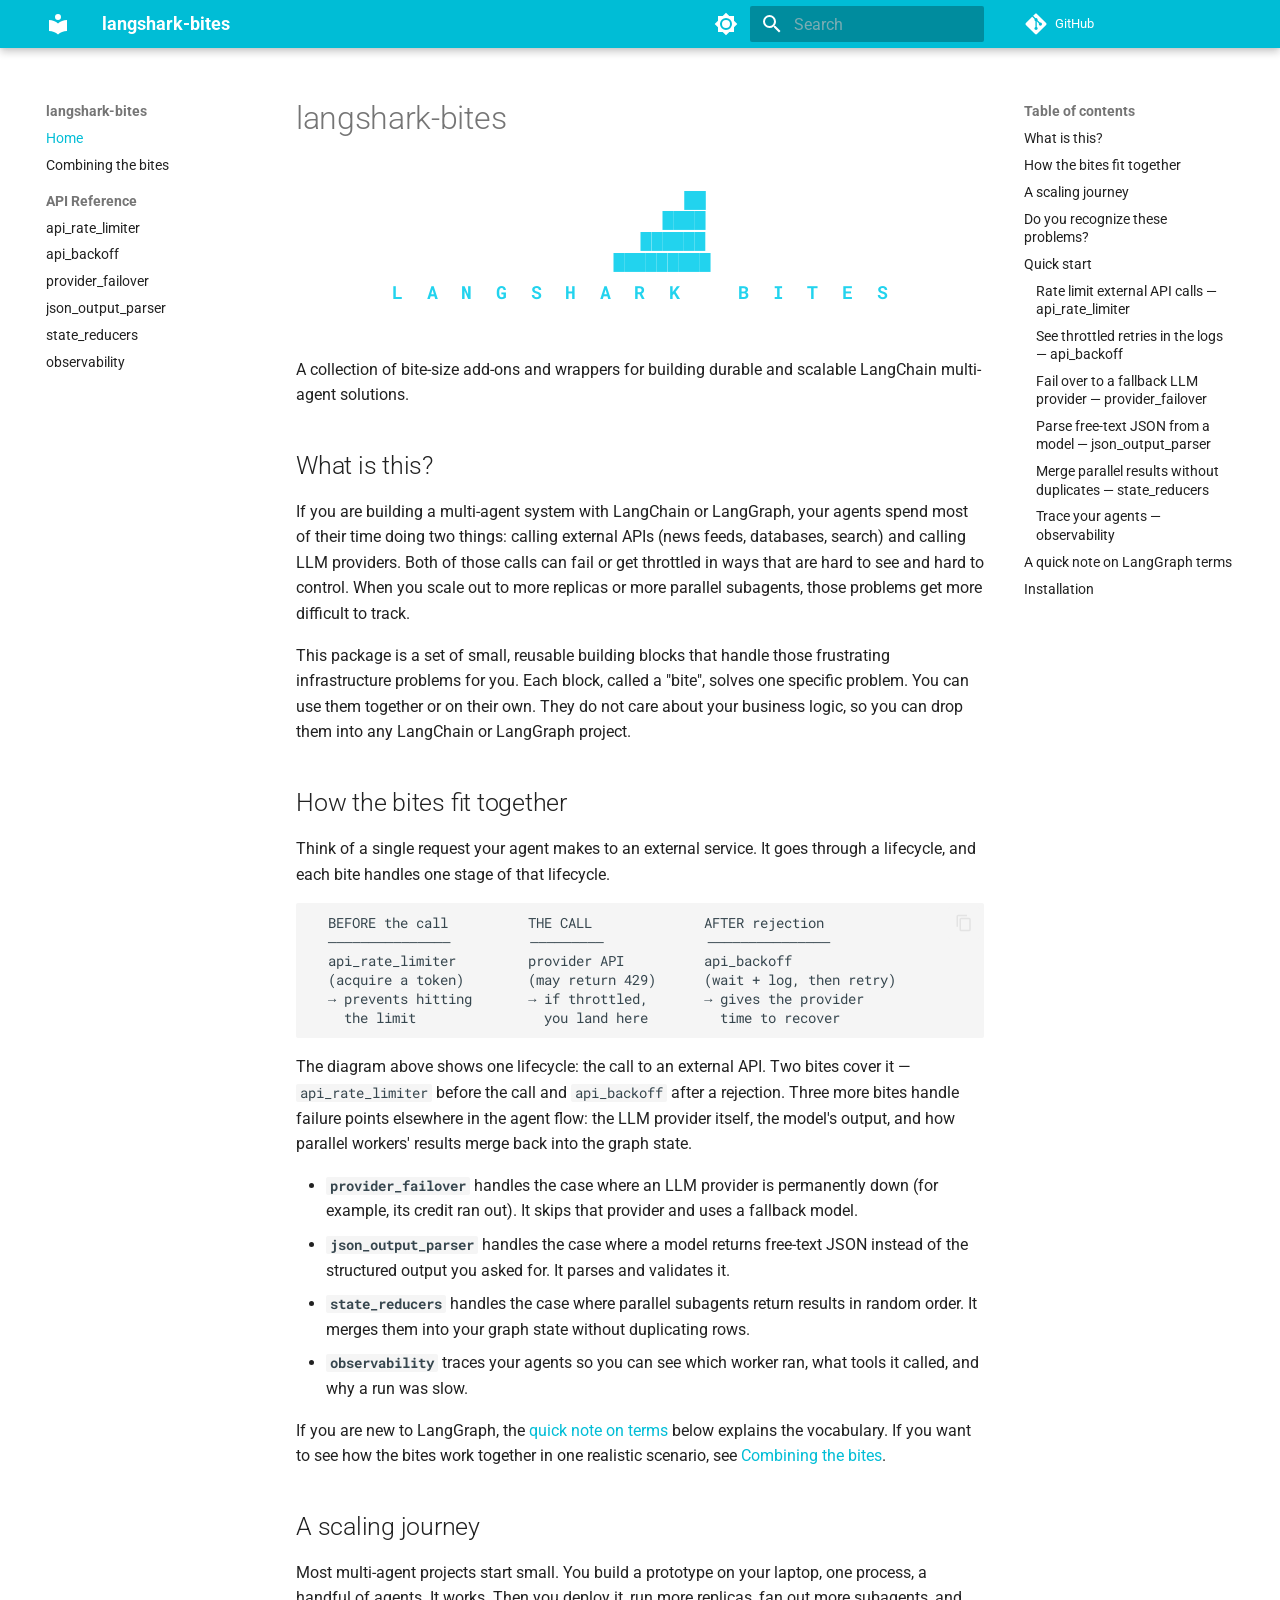
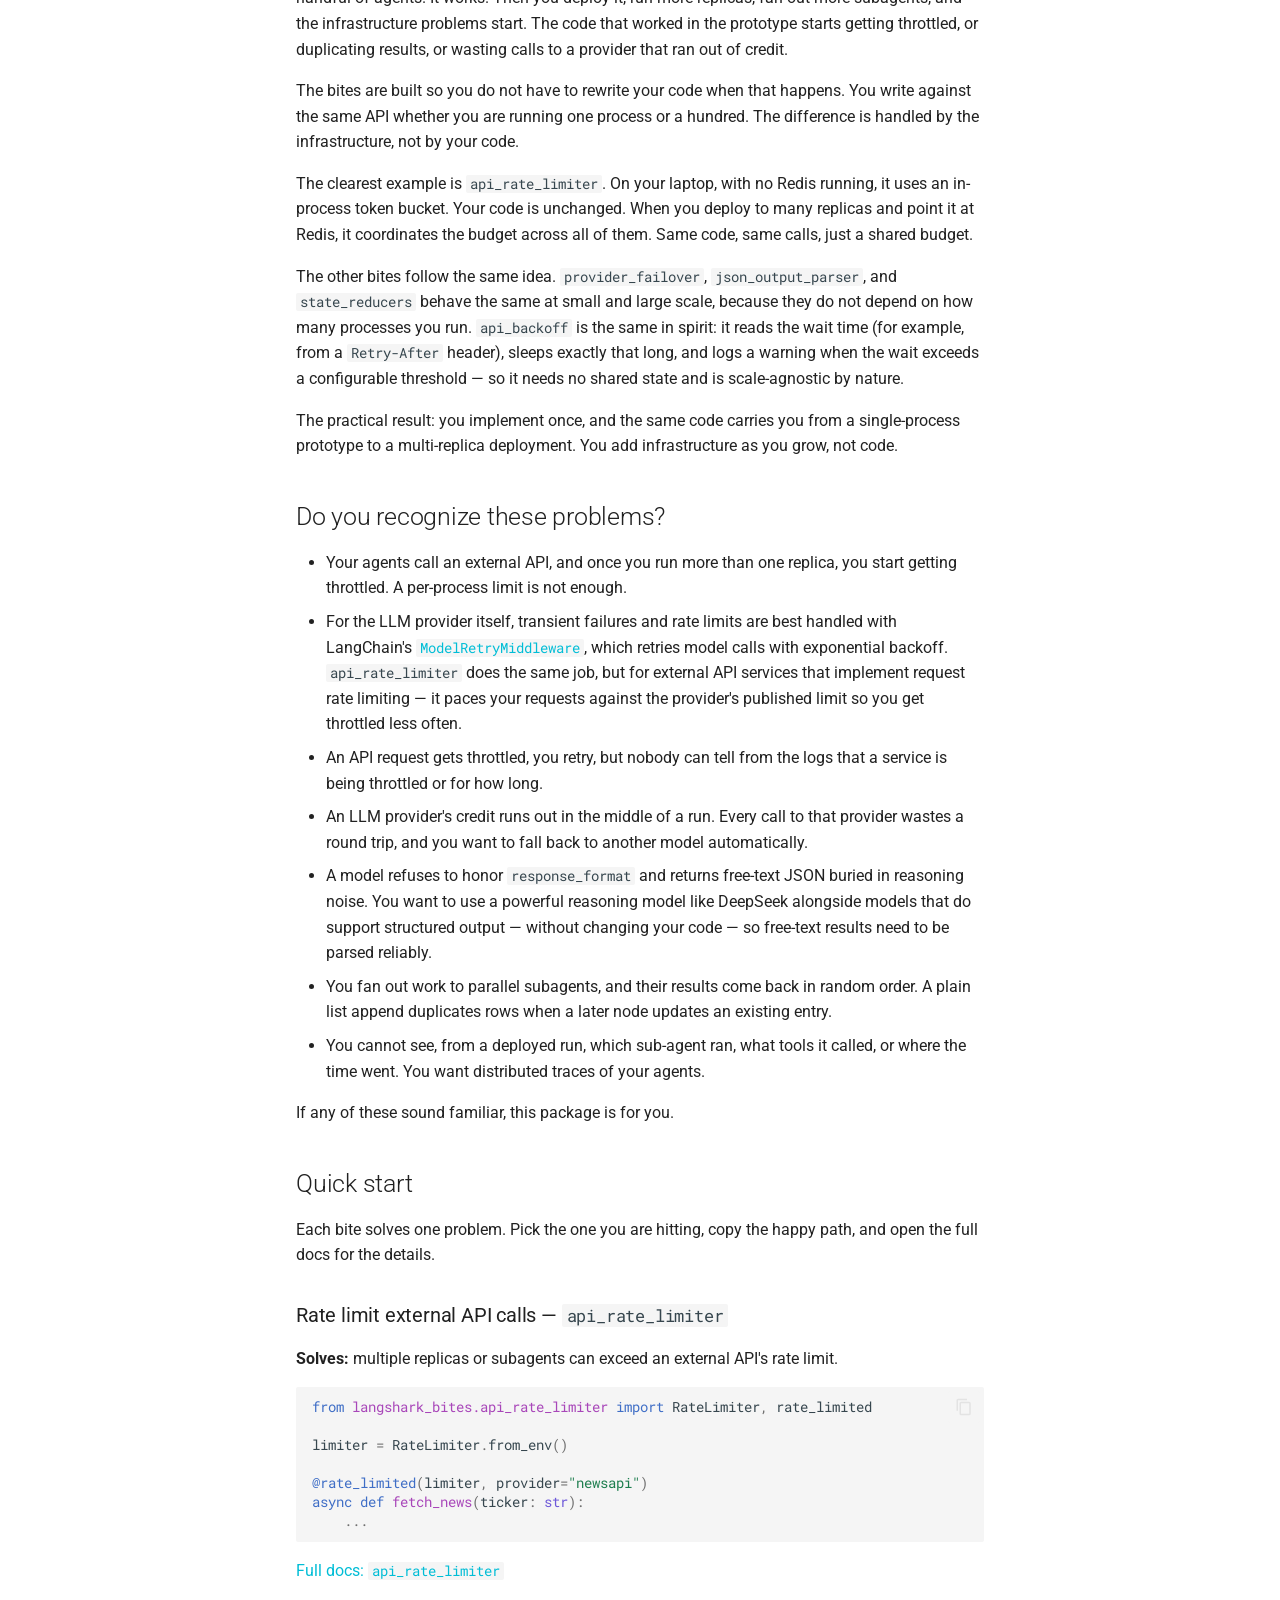
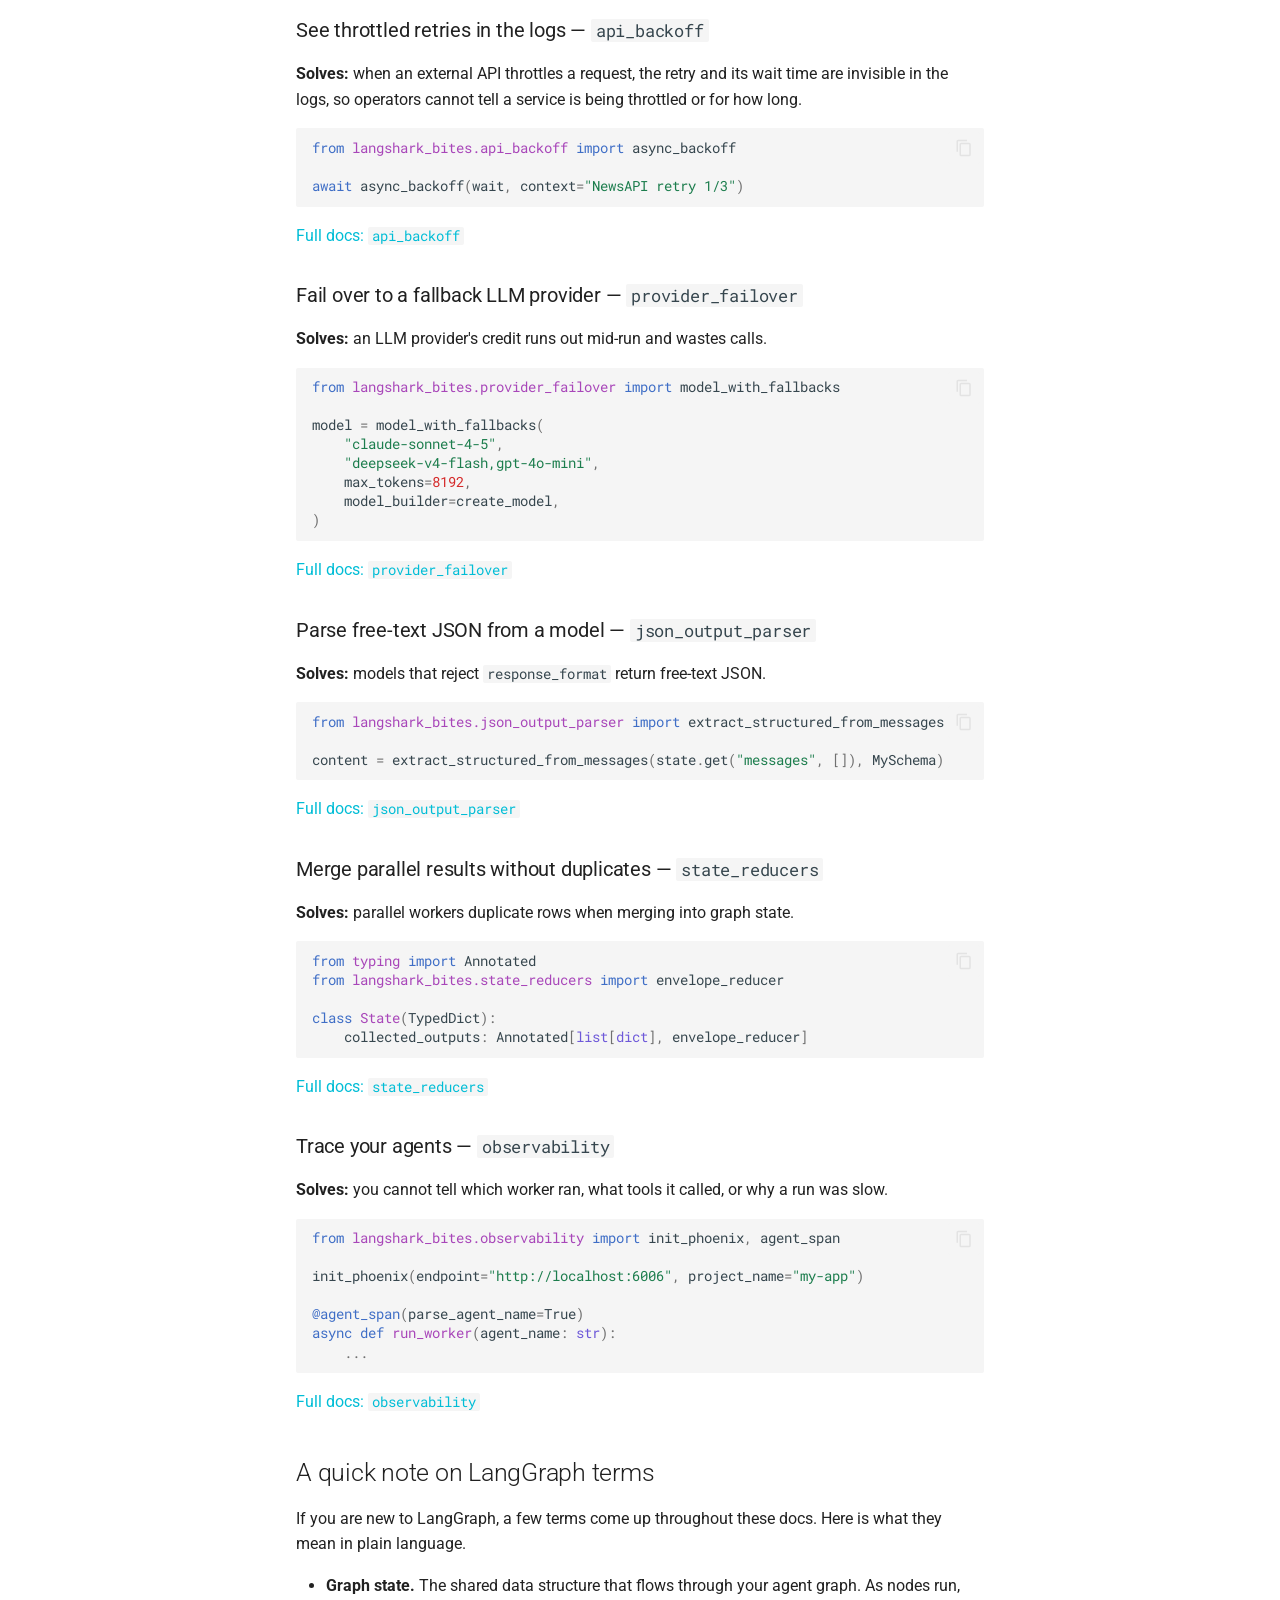
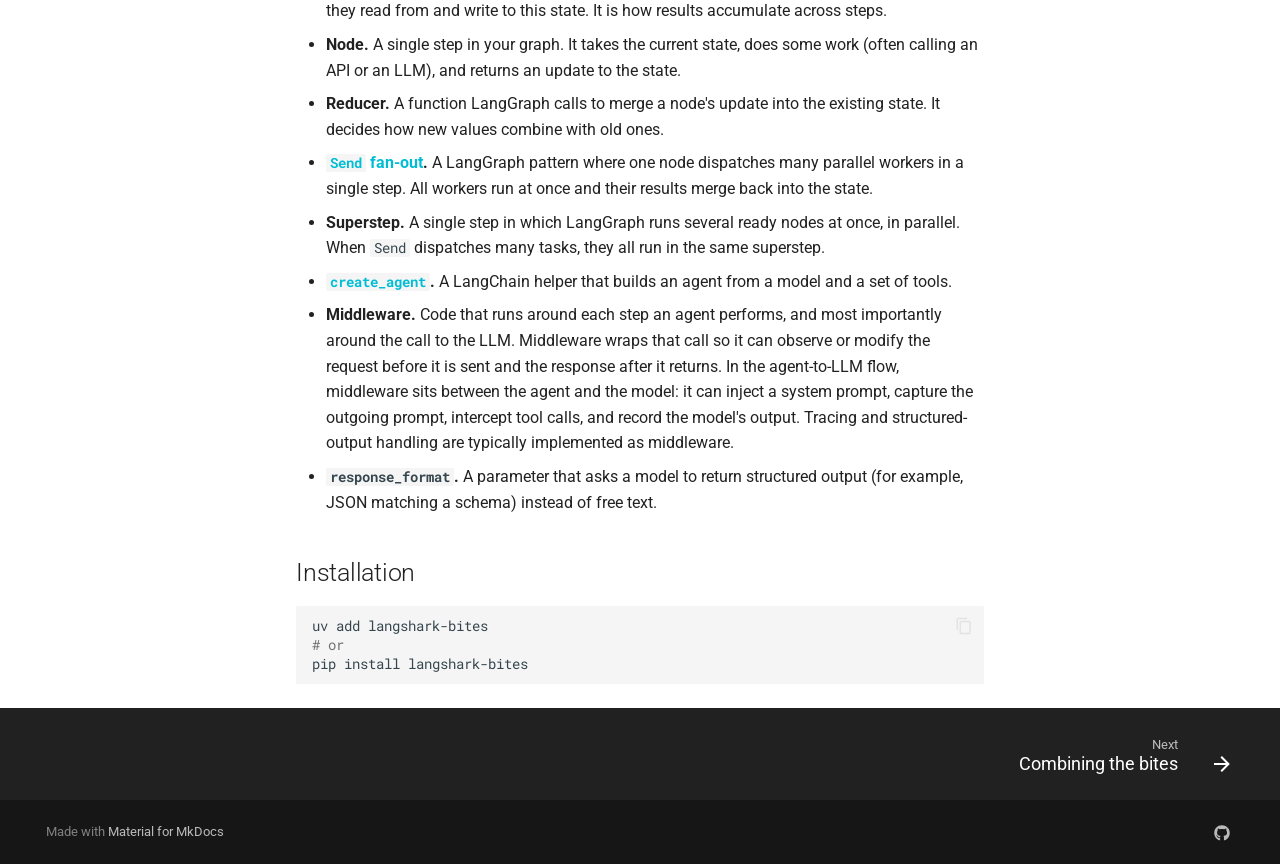
<file: index.html>
<!doctype html>
<html lang="en" class="no-js">
  <head>
    
      <meta charset="utf-8">
      <meta name="viewport" content="width=device-width,initial-scale=1">
      
        <meta name="description" content="Bite-size add-ons and wrappers for building durable and scalable LangChain multi-agent solutions.">
      
      
      
        <link rel="canonical" href="https://stokomax.github.io/langshark-bites/">
      
      
      
        <link rel="next" href="combining/">
      
      
        
      
      
      <link rel="icon" href="assets/images/favicon.png">
      <meta name="generator" content="mkdocs-1.6.1, mkdocs-material-9.7.7">
    
    
      
        <title>langshark-bites</title>
      
    
    
      <link rel="stylesheet" href="assets/stylesheets/main.ec1eaa64.min.css">
      
        
        <link rel="stylesheet" href="assets/stylesheets/palette.ab4e12ef.min.css">
      
      


    
    
      
    
    
      
        
        
        <link rel="preconnect" href="https://fonts.gstatic.com" crossorigin>
        <link rel="stylesheet" href="https://fonts.googleapis.com/css?family=Roboto:300,300i,400,400i,700,700i%7CRoboto+Mono:400,400i,700,700i&display=fallback">
        <style>:root{--md-text-font:"Roboto";--md-code-font:"Roboto Mono"}</style>
      
    
    
      <link rel="stylesheet" href="assets/_mkdocstrings.css">
    
      <link rel="stylesheet" href="stylesheets/extra.css">
    
    <script>__md_scope=new URL(".",location),__md_hash=e=>[...e].reduce(((e,_)=>(e<<5)-e+_.charCodeAt(0)),0),__md_get=(e,_=localStorage,t=__md_scope)=>JSON.parse(_.getItem(t.pathname+"."+e)),__md_set=(e,_,t=localStorage,a=__md_scope)=>{try{t.setItem(a.pathname+"."+e,JSON.stringify(_))}catch(e){}}</script>
    
      

    
    
  </head>
  
  
    
    
      
    
    
    
    
    <body dir="ltr" data-md-color-scheme="default" data-md-color-primary="cyan" data-md-color-accent="indigo">
  
    
    <input class="md-toggle" data-md-toggle="drawer" type="checkbox" id="__drawer" autocomplete="off">
    <input class="md-toggle" data-md-toggle="search" type="checkbox" id="__search" autocomplete="off">
    <label class="md-overlay" for="__drawer"></label>
    <div data-md-component="skip">
      
        
        <a href="#langshark-bites" class="md-skip">
          Skip to content
        </a>
      
    </div>
    <div data-md-component="announce">
      
    </div>
    
    
      

  

<header class="md-header md-header--shadow" data-md-component="header">
  <nav class="md-header__inner md-grid" aria-label="Header">
    <a href="." title="langshark-bites" class="md-header__button md-logo" aria-label="langshark-bites" data-md-component="logo">
      
  
  <svg xmlns="http://www.w3.org/2000/svg" viewBox="0 0 24 24"><path d="M12 8a3 3 0 0 0 3-3 3 3 0 0 0-3-3 3 3 0 0 0-3 3 3 3 0 0 0 3 3m0 3.54C9.64 9.35 6.5 8 3 8v11c3.5 0 6.64 1.35 9 3.54 2.36-2.19 5.5-3.54 9-3.54V8c-3.5 0-6.64 1.35-9 3.54"/></svg>

    </a>
    <label class="md-header__button md-icon" for="__drawer">
      
      <svg xmlns="http://www.w3.org/2000/svg" viewBox="0 0 24 24"><path d="M3 6h18v2H3zm0 5h18v2H3zm0 5h18v2H3z"/></svg>
    </label>
    <div class="md-header__title" data-md-component="header-title">
      <div class="md-header__ellipsis">
        <div class="md-header__topic">
          <span class="md-ellipsis">
            langshark-bites
          </span>
        </div>
        <div class="md-header__topic" data-md-component="header-topic">
          <span class="md-ellipsis">
            
              Home
            
          </span>
        </div>
      </div>
    </div>
    
      
        <form class="md-header__option" data-md-component="palette">
  
    
    
    
    <input class="md-option" data-md-color-media="" data-md-color-scheme="default" data-md-color-primary="cyan" data-md-color-accent="indigo"  aria-label="Switch to dark mode"  type="radio" name="__palette" id="__palette_0">
    
      <label class="md-header__button md-icon" title="Switch to dark mode" for="__palette_1" hidden>
        <svg xmlns="http://www.w3.org/2000/svg" viewBox="0 0 24 24"><path d="M12 8a4 4 0 0 0-4 4 4 4 0 0 0 4 4 4 4 0 0 0 4-4 4 4 0 0 0-4-4m0 10a6 6 0 0 1-6-6 6 6 0 0 1 6-6 6 6 0 0 1 6 6 6 6 0 0 1-6 6m8-9.31V4h-4.69L12 .69 8.69 4H4v4.69L.69 12 4 15.31V20h4.69L12 23.31 15.31 20H20v-4.69L23.31 12z"/></svg>
      </label>
    
  
    
    
    
    <input class="md-option" data-md-color-media="" data-md-color-scheme="slate" data-md-color-primary="cyan" data-md-color-accent="indigo"  aria-label="Switch to light mode"  type="radio" name="__palette" id="__palette_1">
    
      <label class="md-header__button md-icon" title="Switch to light mode" for="__palette_0" hidden>
        <svg xmlns="http://www.w3.org/2000/svg" viewBox="0 0 24 24"><path d="M12 18c-.89 0-1.74-.2-2.5-.55C11.56 16.5 13 14.42 13 12s-1.44-4.5-3.5-5.45C10.26 6.2 11.11 6 12 6a6 6 0 0 1 6 6 6 6 0 0 1-6 6m8-9.31V4h-4.69L12 .69 8.69 4H4v4.69L.69 12 4 15.31V20h4.69L12 23.31 15.31 20H20v-4.69L23.31 12z"/></svg>
      </label>
    
  
</form>
      
    
    
      <script>var palette=__md_get("__palette");if(palette&&palette.color){if("(prefers-color-scheme)"===palette.color.media){var media=matchMedia("(prefers-color-scheme: light)"),input=document.querySelector(media.matches?"[data-md-color-media='(prefers-color-scheme: light)']":"[data-md-color-media='(prefers-color-scheme: dark)']");palette.color.media=input.getAttribute("data-md-color-media"),palette.color.scheme=input.getAttribute("data-md-color-scheme"),palette.color.primary=input.getAttribute("data-md-color-primary"),palette.color.accent=input.getAttribute("data-md-color-accent")}for(var[key,value]of Object.entries(palette.color))document.body.setAttribute("data-md-color-"+key,value)}</script>
    
    
    
      
      
        <label class="md-header__button md-icon" for="__search">
          
          <svg xmlns="http://www.w3.org/2000/svg" viewBox="0 0 24 24"><path d="M9.5 3A6.5 6.5 0 0 1 16 9.5c0 1.61-.59 3.09-1.56 4.23l.27.27h.79l5 5-1.5 1.5-5-5v-.79l-.27-.27A6.52 6.52 0 0 1 9.5 16 6.5 6.5 0 0 1 3 9.5 6.5 6.5 0 0 1 9.5 3m0 2C7 5 5 7 5 9.5S7 14 9.5 14 14 12 14 9.5 12 5 9.5 5"/></svg>
        </label>
        <div class="md-search" data-md-component="search" role="dialog">
  <label class="md-search__overlay" for="__search"></label>
  <div class="md-search__inner" role="search">
    <form class="md-search__form" name="search">
      <input type="text" class="md-search__input" name="query" aria-label="Search" placeholder="Search" autocapitalize="off" autocorrect="off" autocomplete="off" spellcheck="false" data-md-component="search-query" required>
      <label class="md-search__icon md-icon" for="__search">
        
        <svg xmlns="http://www.w3.org/2000/svg" viewBox="0 0 24 24"><path d="M9.5 3A6.5 6.5 0 0 1 16 9.5c0 1.61-.59 3.09-1.56 4.23l.27.27h.79l5 5-1.5 1.5-5-5v-.79l-.27-.27A6.52 6.52 0 0 1 9.5 16 6.5 6.5 0 0 1 3 9.5 6.5 6.5 0 0 1 9.5 3m0 2C7 5 5 7 5 9.5S7 14 9.5 14 14 12 14 9.5 12 5 9.5 5"/></svg>
        
        <svg xmlns="http://www.w3.org/2000/svg" viewBox="0 0 24 24"><path d="M20 11v2H8l5.5 5.5-1.42 1.42L4.16 12l7.92-7.92L13.5 5.5 8 11z"/></svg>
      </label>
      <nav class="md-search__options" aria-label="Search">
        
        <button type="reset" class="md-search__icon md-icon" title="Clear" aria-label="Clear" tabindex="-1">
          
          <svg xmlns="http://www.w3.org/2000/svg" viewBox="0 0 24 24"><path d="M19 6.41 17.59 5 12 10.59 6.41 5 5 6.41 10.59 12 5 17.59 6.41 19 12 13.41 17.59 19 19 17.59 13.41 12z"/></svg>
        </button>
      </nav>
      
        <div class="md-search__suggest" data-md-component="search-suggest"></div>
      
    </form>
    <div class="md-search__output">
      <div class="md-search__scrollwrap" tabindex="0" data-md-scrollfix>
        <div class="md-search-result" data-md-component="search-result">
          <div class="md-search-result__meta">
            Initializing search
          </div>
          <ol class="md-search-result__list" role="presentation"></ol>
        </div>
      </div>
    </div>
  </div>
</div>
      
    
    
      <div class="md-header__source">
        <a href="https://github.com/stokomax/langshark-bites" title="Go to repository" class="md-source" data-md-component="source">
  <div class="md-source__icon md-icon">
    
    <svg xmlns="http://www.w3.org/2000/svg" viewBox="0 0 448 512"><!--! Font Awesome Free 7.1.0 by @fontawesome - https://fontawesome.com License - https://fontawesome.com/license/free (Icons: CC BY 4.0, Fonts: SIL OFL 1.1, Code: MIT License) Copyright 2025 Fonticons, Inc.--><path d="M439.6 236.1 244 40.5c-5.4-5.5-12.8-8.5-20.4-8.5s-15 3-20.4 8.4L162.5 81l51.5 51.5c27.1-9.1 52.7 16.8 43.4 43.7l49.7 49.7c34.2-11.8 61.2 31 35.5 56.7-26.5 26.5-70.2-2.9-56-37.3L240.3 199v121.9c25.3 12.5 22.3 41.8 9.1 55-6.4 6.4-15.2 10.1-24.3 10.1s-17.8-3.6-24.3-10.1c-17.6-17.6-11.1-46.9 11.2-56v-123c-20.8-8.5-24.6-30.7-18.6-45L142.6 101 8.5 235.1C3 240.6 0 247.9 0 255.5s3 15 8.5 20.4l195.6 195.7c5.4 5.4 12.7 8.4 20.4 8.4s15-3 20.4-8.4l194.7-194.7c5.4-5.4 8.4-12.8 8.4-20.4s-3-15-8.4-20.4"/></svg>
  </div>
  <div class="md-source__repository">
    GitHub
  </div>
</a>
      </div>
    
  </nav>
  
</header>
    
    <div class="md-container" data-md-component="container">
      
      
        
          
        
      
      <main class="md-main" data-md-component="main">
        <div class="md-main__inner md-grid">
          
            
              
              <div class="md-sidebar md-sidebar--primary" data-md-component="sidebar" data-md-type="navigation" >
                <div class="md-sidebar__scrollwrap">
                  <div class="md-sidebar__inner">
                    



<nav class="md-nav md-nav--primary" aria-label="Navigation" data-md-level="0">
  <label class="md-nav__title" for="__drawer">
    <a href="." title="langshark-bites" class="md-nav__button md-logo" aria-label="langshark-bites" data-md-component="logo">
      
  
  <svg xmlns="http://www.w3.org/2000/svg" viewBox="0 0 24 24"><path d="M12 8a3 3 0 0 0 3-3 3 3 0 0 0-3-3 3 3 0 0 0-3 3 3 3 0 0 0 3 3m0 3.54C9.64 9.35 6.5 8 3 8v11c3.5 0 6.64 1.35 9 3.54 2.36-2.19 5.5-3.54 9-3.54V8c-3.5 0-6.64 1.35-9 3.54"/></svg>

    </a>
    langshark-bites
  </label>
  
    <div class="md-nav__source">
      <a href="https://github.com/stokomax/langshark-bites" title="Go to repository" class="md-source" data-md-component="source">
  <div class="md-source__icon md-icon">
    
    <svg xmlns="http://www.w3.org/2000/svg" viewBox="0 0 448 512"><!--! Font Awesome Free 7.1.0 by @fontawesome - https://fontawesome.com License - https://fontawesome.com/license/free (Icons: CC BY 4.0, Fonts: SIL OFL 1.1, Code: MIT License) Copyright 2025 Fonticons, Inc.--><path d="M439.6 236.1 244 40.5c-5.4-5.5-12.8-8.5-20.4-8.5s-15 3-20.4 8.4L162.5 81l51.5 51.5c27.1-9.1 52.7 16.8 43.4 43.7l49.7 49.7c34.2-11.8 61.2 31 35.5 56.7-26.5 26.5-70.2-2.9-56-37.3L240.3 199v121.9c25.3 12.5 22.3 41.8 9.1 55-6.4 6.4-15.2 10.1-24.3 10.1s-17.8-3.6-24.3-10.1c-17.6-17.6-11.1-46.9 11.2-56v-123c-20.8-8.5-24.6-30.7-18.6-45L142.6 101 8.5 235.1C3 240.6 0 247.9 0 255.5s3 15 8.5 20.4l195.6 195.7c5.4 5.4 12.7 8.4 20.4 8.4s15-3 20.4-8.4l194.7-194.7c5.4-5.4 8.4-12.8 8.4-20.4s-3-15-8.4-20.4"/></svg>
  </div>
  <div class="md-source__repository">
    GitHub
  </div>
</a>
    </div>
  
  <ul class="md-nav__list" data-md-scrollfix>
    
      
      
  
  
    
  
  
  
    <li class="md-nav__item md-nav__item--active">
      
      <input class="md-nav__toggle md-toggle" type="checkbox" id="__toc">
      
      
        
      
      
        <label class="md-nav__link md-nav__link--active" for="__toc">
          
  
  
  <span class="md-ellipsis">
    
  
    Home
  

    
  </span>
  
  

          <span class="md-nav__icon md-icon"></span>
        </label>
      
      <a href="." class="md-nav__link md-nav__link--active">
        
  
  
  <span class="md-ellipsis">
    
  
    Home
  

    
  </span>
  
  

      </a>
      
        

<nav class="md-nav md-nav--secondary" aria-label="Table of contents">
  
  
  
    
  
  
    <label class="md-nav__title" for="__toc">
      <span class="md-nav__icon md-icon"></span>
      Table of contents
    </label>
    <ul class="md-nav__list" data-md-component="toc" data-md-scrollfix>
      
        <li class="md-nav__item">
  <a href="#what-is-this" class="md-nav__link">
    <span class="md-ellipsis">
      
        What is this?
      
    </span>
  </a>
  
</li>
      
        <li class="md-nav__item">
  <a href="#how-the-bites-fit-together" class="md-nav__link">
    <span class="md-ellipsis">
      
        How the bites fit together
      
    </span>
  </a>
  
</li>
      
        <li class="md-nav__item">
  <a href="#a-scaling-journey" class="md-nav__link">
    <span class="md-ellipsis">
      
        A scaling journey
      
    </span>
  </a>
  
</li>
      
        <li class="md-nav__item">
  <a href="#do-you-recognize-these-problems" class="md-nav__link">
    <span class="md-ellipsis">
      
        Do you recognize these problems?
      
    </span>
  </a>
  
</li>
      
        <li class="md-nav__item">
  <a href="#quick-start" class="md-nav__link">
    <span class="md-ellipsis">
      
        Quick start
      
    </span>
  </a>
  
    <nav class="md-nav" aria-label="Quick start">
      <ul class="md-nav__list">
        
          <li class="md-nav__item">
  <a href="#rate-limit-external-api-calls-api_rate_limiter" class="md-nav__link">
    <span class="md-ellipsis">
      
        Rate limit external API calls — api_rate_limiter
      
    </span>
  </a>
  
</li>
        
          <li class="md-nav__item">
  <a href="#see-throttled-retries-in-the-logs-api_backoff" class="md-nav__link">
    <span class="md-ellipsis">
      
        See throttled retries in the logs — api_backoff
      
    </span>
  </a>
  
</li>
        
          <li class="md-nav__item">
  <a href="#fail-over-to-a-fallback-llm-provider-provider_failover" class="md-nav__link">
    <span class="md-ellipsis">
      
        Fail over to a fallback LLM provider — provider_failover
      
    </span>
  </a>
  
</li>
        
          <li class="md-nav__item">
  <a href="#parse-free-text-json-from-a-model-json_output_parser" class="md-nav__link">
    <span class="md-ellipsis">
      
        Parse free-text JSON from a model — json_output_parser
      
    </span>
  </a>
  
</li>
        
          <li class="md-nav__item">
  <a href="#merge-parallel-results-without-duplicates-state_reducers" class="md-nav__link">
    <span class="md-ellipsis">
      
        Merge parallel results without duplicates — state_reducers
      
    </span>
  </a>
  
</li>
        
          <li class="md-nav__item">
  <a href="#trace-your-agents-observability" class="md-nav__link">
    <span class="md-ellipsis">
      
        Trace your agents — observability
      
    </span>
  </a>
  
</li>
        
      </ul>
    </nav>
  
</li>
      
        <li class="md-nav__item">
  <a href="#a-quick-note-on-langgraph-terms" class="md-nav__link">
    <span class="md-ellipsis">
      
        A quick note on LangGraph terms
      
    </span>
  </a>
  
</li>
      
        <li class="md-nav__item">
  <a href="#installation" class="md-nav__link">
    <span class="md-ellipsis">
      
        Installation
      
    </span>
  </a>
  
</li>
      
    </ul>
  
</nav>
      
    </li>
  

    
      
      
  
  
  
  
    <li class="md-nav__item">
      <a href="combining/" class="md-nav__link">
        
  
  
  <span class="md-ellipsis">
    
  
    Combining the bites
  

    
  </span>
  
  

      </a>
    </li>
  

    
      
      
  
  
  
  
    
    
    
    
      
        
        
      
    
    
    <li class="md-nav__item md-nav__item--section md-nav__item--nested">
      
        
        
        <input class="md-nav__toggle md-toggle " type="checkbox" id="__nav_3" >
        
          
          <label class="md-nav__link" for="__nav_3" id="__nav_3_label" tabindex="">
            
  
  
  <span class="md-ellipsis">
    
  
    API Reference
  

    
  </span>
  
  

            <span class="md-nav__icon md-icon"></span>
          </label>
        
        <nav class="md-nav" data-md-level="1" aria-labelledby="__nav_3_label" aria-expanded="false">
          <label class="md-nav__title" for="__nav_3">
            <span class="md-nav__icon md-icon"></span>
            
  
    API Reference
  

          </label>
          <ul class="md-nav__list" data-md-scrollfix>
            
              
                
  
  
  
  
    <li class="md-nav__item">
      <a href="api_rate_limiter/" class="md-nav__link">
        
  
  
  <span class="md-ellipsis">
    
  
    api_rate_limiter
  

    
  </span>
  
  

      </a>
    </li>
  

              
            
              
                
  
  
  
  
    <li class="md-nav__item">
      <a href="api_backoff/" class="md-nav__link">
        
  
  
  <span class="md-ellipsis">
    
  
    api_backoff
  

    
  </span>
  
  

      </a>
    </li>
  

              
            
              
                
  
  
  
  
    <li class="md-nav__item">
      <a href="provider_failover/" class="md-nav__link">
        
  
  
  <span class="md-ellipsis">
    
  
    provider_failover
  

    
  </span>
  
  

      </a>
    </li>
  

              
            
              
                
  
  
  
  
    <li class="md-nav__item">
      <a href="json_output_parser/" class="md-nav__link">
        
  
  
  <span class="md-ellipsis">
    
  
    json_output_parser
  

    
  </span>
  
  

      </a>
    </li>
  

              
            
              
                
  
  
  
  
    <li class="md-nav__item">
      <a href="state_reducers/" class="md-nav__link">
        
  
  
  <span class="md-ellipsis">
    
  
    state_reducers
  

    
  </span>
  
  

      </a>
    </li>
  

              
            
              
                
  
  
  
  
    <li class="md-nav__item">
      <a href="observability/" class="md-nav__link">
        
  
  
  <span class="md-ellipsis">
    
  
    observability
  

    
  </span>
  
  

      </a>
    </li>
  

              
            
          </ul>
        </nav>
      
    </li>
  

    
  </ul>
</nav>
                  </div>
                </div>
              </div>
            
            
              
              <div class="md-sidebar md-sidebar--secondary" data-md-component="sidebar" data-md-type="toc" >
                <div class="md-sidebar__scrollwrap">
                  <div class="md-sidebar__inner">
                    

<nav class="md-nav md-nav--secondary" aria-label="Table of contents">
  
  
  
    
  
  
    <label class="md-nav__title" for="__toc">
      <span class="md-nav__icon md-icon"></span>
      Table of contents
    </label>
    <ul class="md-nav__list" data-md-component="toc" data-md-scrollfix>
      
        <li class="md-nav__item">
  <a href="#what-is-this" class="md-nav__link">
    <span class="md-ellipsis">
      
        What is this?
      
    </span>
  </a>
  
</li>
      
        <li class="md-nav__item">
  <a href="#how-the-bites-fit-together" class="md-nav__link">
    <span class="md-ellipsis">
      
        How the bites fit together
      
    </span>
  </a>
  
</li>
      
        <li class="md-nav__item">
  <a href="#a-scaling-journey" class="md-nav__link">
    <span class="md-ellipsis">
      
        A scaling journey
      
    </span>
  </a>
  
</li>
      
        <li class="md-nav__item">
  <a href="#do-you-recognize-these-problems" class="md-nav__link">
    <span class="md-ellipsis">
      
        Do you recognize these problems?
      
    </span>
  </a>
  
</li>
      
        <li class="md-nav__item">
  <a href="#quick-start" class="md-nav__link">
    <span class="md-ellipsis">
      
        Quick start
      
    </span>
  </a>
  
    <nav class="md-nav" aria-label="Quick start">
      <ul class="md-nav__list">
        
          <li class="md-nav__item">
  <a href="#rate-limit-external-api-calls-api_rate_limiter" class="md-nav__link">
    <span class="md-ellipsis">
      
        Rate limit external API calls — api_rate_limiter
      
    </span>
  </a>
  
</li>
        
          <li class="md-nav__item">
  <a href="#see-throttled-retries-in-the-logs-api_backoff" class="md-nav__link">
    <span class="md-ellipsis">
      
        See throttled retries in the logs — api_backoff
      
    </span>
  </a>
  
</li>
        
          <li class="md-nav__item">
  <a href="#fail-over-to-a-fallback-llm-provider-provider_failover" class="md-nav__link">
    <span class="md-ellipsis">
      
        Fail over to a fallback LLM provider — provider_failover
      
    </span>
  </a>
  
</li>
        
          <li class="md-nav__item">
  <a href="#parse-free-text-json-from-a-model-json_output_parser" class="md-nav__link">
    <span class="md-ellipsis">
      
        Parse free-text JSON from a model — json_output_parser
      
    </span>
  </a>
  
</li>
        
          <li class="md-nav__item">
  <a href="#merge-parallel-results-without-duplicates-state_reducers" class="md-nav__link">
    <span class="md-ellipsis">
      
        Merge parallel results without duplicates — state_reducers
      
    </span>
  </a>
  
</li>
        
          <li class="md-nav__item">
  <a href="#trace-your-agents-observability" class="md-nav__link">
    <span class="md-ellipsis">
      
        Trace your agents — observability
      
    </span>
  </a>
  
</li>
        
      </ul>
    </nav>
  
</li>
      
        <li class="md-nav__item">
  <a href="#a-quick-note-on-langgraph-terms" class="md-nav__link">
    <span class="md-ellipsis">
      
        A quick note on LangGraph terms
      
    </span>
  </a>
  
</li>
      
        <li class="md-nav__item">
  <a href="#installation" class="md-nav__link">
    <span class="md-ellipsis">
      
        Installation
      
    </span>
  </a>
  
</li>
      
    </ul>
  
</nav>
                  </div>
                </div>
              </div>
            
          
          
            <div class="md-content" data-md-component="content">
              
              <article class="md-content__inner md-typeset">
                
                  


  
  


<h1 id="langshark-bites">langshark-bites<a class="headerlink" href="#langshark-bites" title="Permanent link">&para;</a></h1>
<div class="banner-hero">
<pre>
<span class="banner-fin">          ██</span>
<span class="banner-fin">        ████</span>
<span class="banner-fin">      ██████</span>
<span class="banner-fin">    █████████</span>
<span class="banner-wordmark">L A N G S H A R K   B I T E S</span>
</pre>
</div>

<p>A collection of bite-size add-ons and wrappers for building durable and scalable LangChain multi-agent solutions.</p>
<h2 id="what-is-this">What is this?<a class="headerlink" href="#what-is-this" title="Permanent link">&para;</a></h2>
<p>If you are building a multi-agent system with LangChain or LangGraph, your agents spend most of their time doing two things: calling external APIs (news feeds, databases, search) and calling LLM providers. Both of those calls can fail or get throttled in ways that are hard to see and hard to control. When you scale out to more replicas or more parallel subagents, those problems get more difficult to track.</p>
<p>This package is a set of small, reusable building blocks that handle those frustrating infrastructure problems for you. Each block, called a "bite", solves one specific problem. You can use them together or on their own. They do not care about your business logic, so you can drop them into any LangChain or LangGraph project.</p>
<h2 id="how-the-bites-fit-together">How the bites fit together<a class="headerlink" href="#how-the-bites-fit-together" title="Permanent link">&para;</a></h2>
<p>Think of a single request your agent makes to an external service. It goes through a lifecycle, and each bite handles one stage of that lifecycle.</p>
<div class="highlight"><pre><span></span><code><a id="__codelineno-0-1" name="__codelineno-0-1" href="#__codelineno-0-1"></a>  BEFORE the call          THE CALL              AFTER rejection
<a id="__codelineno-0-2" name="__codelineno-0-2" href="#__codelineno-0-2"></a>  ───────────────          ─────────             ───────────────
<a id="__codelineno-0-3" name="__codelineno-0-3" href="#__codelineno-0-3"></a>  api_rate_limiter         provider API          api_backoff
<a id="__codelineno-0-4" name="__codelineno-0-4" href="#__codelineno-0-4"></a>  (acquire a token)        (may return 429)      (wait + log, then retry)
<a id="__codelineno-0-5" name="__codelineno-0-5" href="#__codelineno-0-5"></a>  → prevents hitting       → if throttled,       → gives the provider
<a id="__codelineno-0-6" name="__codelineno-0-6" href="#__codelineno-0-6"></a>    the limit                you land here         time to recover
</code></pre></div>
<p>The diagram above shows one lifecycle: the call to an external API. Two bites cover it — <code>api_rate_limiter</code> before the call and <code>api_backoff</code> after a rejection. Three more bites handle failure points elsewhere in the agent flow: the LLM provider itself, the model's output, and how parallel workers' results merge back into the graph state.</p>
<ul>
<li><strong><code>provider_failover</code></strong> handles the case where an LLM provider is permanently down (for example, its credit ran out). It skips that provider and uses a fallback model.</li>
<li><strong><code>json_output_parser</code></strong> handles the case where a model returns free-text JSON instead of the structured output you asked for. It parses and validates it.</li>
<li><strong><code>state_reducers</code></strong> handles the case where parallel subagents return results in random order. It merges them into your graph state without duplicating rows.</li>
<li><strong><code>observability</code></strong> traces your agents so you can see which worker ran, what tools it called, and why a run was slow.</li>
</ul>
<p>If you are new to LangGraph, the <a href="#a-quick-note-on-langgraph-terms">quick note on terms</a> below explains the vocabulary. If you want to see how the bites work together in one realistic scenario, see <a href="combining/">Combining the bites</a>.</p>
<h2 id="a-scaling-journey">A scaling journey<a class="headerlink" href="#a-scaling-journey" title="Permanent link">&para;</a></h2>
<p>Most multi-agent projects start small. You build a prototype on your laptop, one process, a handful of agents. It works. Then you deploy it, run more replicas, fan out more subagents, and the infrastructure problems start. The code that worked in the prototype starts getting throttled, or duplicating results, or wasting calls to a provider that ran out of credit.</p>
<p>The bites are built so you do not have to rewrite your code when that happens. You write against the same API whether you are running one process or a hundred. The difference is handled by the infrastructure, not by your code.</p>
<p>The clearest example is <code>api_rate_limiter</code>. On your laptop, with no Redis running, it uses an in-process token bucket. Your code is unchanged. When you deploy to many replicas and point it at Redis, it coordinates the budget across all of them. Same code, same calls, just a shared budget.</p>
<p>The other bites follow the same idea. <code>provider_failover</code>, <code>json_output_parser</code>, and <code>state_reducers</code> behave the same at small and large scale, because they do not depend on how many processes you run. <code>api_backoff</code> is the same in spirit: it reads the wait time (for example, from a <code>Retry-After</code> header), sleeps exactly that long, and logs a warning when the wait exceeds a configurable threshold — so it needs no shared state and is scale-agnostic by nature.</p>
<p>The practical result: you implement once, and the same code carries you from a single-process prototype to a multi-replica deployment. You add infrastructure as you grow, not code.</p>
<h2 id="do-you-recognize-these-problems">Do you recognize these problems?<a class="headerlink" href="#do-you-recognize-these-problems" title="Permanent link">&para;</a></h2>
<ul>
<li>Your agents call an external API, and once you run more than one replica, you start getting throttled. A per-process limit is not enough.</li>
<li>For the LLM provider itself, transient failures and rate limits are best handled with LangChain's <a href="https://docs.langchain.com/oss/python/langchain/middleware/built-in"><code>ModelRetryMiddleware</code></a>, which retries model calls with exponential backoff. <code>api_rate_limiter</code> does the same job, but for external API services that implement request rate limiting — it paces your requests against the provider's published limit so you get throttled less often.</li>
<li>An API request gets throttled, you retry, but nobody can tell from the logs that a service is being throttled or for how long.</li>
<li>An LLM provider's credit runs out in the middle of a run. Every call to that provider wastes a round trip, and you want to fall back to another model automatically.</li>
<li>A model refuses to honor <code>response_format</code> and returns free-text JSON buried in reasoning noise. You want to use a powerful reasoning model like DeepSeek alongside models that do support structured output — without changing your code — so free-text results need to be parsed reliably.</li>
<li>You fan out work to parallel subagents, and their results come back in random order. A plain list append duplicates rows when a later node updates an existing entry.</li>
<li>You cannot see, from a deployed run, which sub-agent ran, what tools it called, or where the time went. You want distributed traces of your agents.</li>
</ul>
<p>If any of these sound familiar, this package is for you.</p>
<h2 id="quick-start">Quick start<a class="headerlink" href="#quick-start" title="Permanent link">&para;</a></h2>
<p>Each bite solves one problem. Pick the one you are hitting, copy the happy path, and open the full docs for the details.</p>
<h3 id="rate-limit-external-api-calls-api_rate_limiter">Rate limit external API calls — <code>api_rate_limiter</code><a class="headerlink" href="#rate-limit-external-api-calls-api_rate_limiter" title="Permanent link">&para;</a></h3>
<p><strong>Solves:</strong> multiple replicas or subagents can exceed an external API's rate limit.</p>
<div class="highlight"><pre><span></span><code><a id="__codelineno-1-1" name="__codelineno-1-1" href="#__codelineno-1-1"></a><span class="kn">from</span><span class="w"> </span><span class="nn">langshark_bites.api_rate_limiter</span><span class="w"> </span><span class="kn">import</span> <span class="n">RateLimiter</span><span class="p">,</span> <span class="n">rate_limited</span>
<a id="__codelineno-1-2" name="__codelineno-1-2" href="#__codelineno-1-2"></a>
<a id="__codelineno-1-3" name="__codelineno-1-3" href="#__codelineno-1-3"></a><span class="n">limiter</span> <span class="o">=</span> <span class="n">RateLimiter</span><span class="o">.</span><span class="n">from_env</span><span class="p">()</span>
<a id="__codelineno-1-4" name="__codelineno-1-4" href="#__codelineno-1-4"></a>
<a id="__codelineno-1-5" name="__codelineno-1-5" href="#__codelineno-1-5"></a><span class="nd">@rate_limited</span><span class="p">(</span><span class="n">limiter</span><span class="p">,</span> <span class="n">provider</span><span class="o">=</span><span class="s2">&quot;newsapi&quot;</span><span class="p">)</span>
<a id="__codelineno-1-6" name="__codelineno-1-6" href="#__codelineno-1-6"></a><span class="k">async</span> <span class="k">def</span><span class="w"> </span><span class="nf">fetch_news</span><span class="p">(</span><span class="n">ticker</span><span class="p">:</span> <span class="nb">str</span><span class="p">):</span>
<a id="__codelineno-1-7" name="__codelineno-1-7" href="#__codelineno-1-7"></a>    <span class="o">...</span>
</code></pre></div>
<p><a href="api_rate_limiter/">Full docs: <code>api_rate_limiter</code></a></p>
<h3 id="see-throttled-retries-in-the-logs-api_backoff">See throttled retries in the logs — <code>api_backoff</code><a class="headerlink" href="#see-throttled-retries-in-the-logs-api_backoff" title="Permanent link">&para;</a></h3>
<p><strong>Solves:</strong> when an external API throttles a request, the retry and its wait time are invisible in the logs, so operators cannot tell a service is being throttled or for how long.</p>
<div class="highlight"><pre><span></span><code><a id="__codelineno-2-1" name="__codelineno-2-1" href="#__codelineno-2-1"></a><span class="kn">from</span><span class="w"> </span><span class="nn">langshark_bites.api_backoff</span><span class="w"> </span><span class="kn">import</span> <span class="n">async_backoff</span>
<a id="__codelineno-2-2" name="__codelineno-2-2" href="#__codelineno-2-2"></a>
<a id="__codelineno-2-3" name="__codelineno-2-3" href="#__codelineno-2-3"></a><span class="k">await</span> <span class="n">async_backoff</span><span class="p">(</span><span class="n">wait</span><span class="p">,</span> <span class="n">context</span><span class="o">=</span><span class="s2">&quot;NewsAPI retry 1/3&quot;</span><span class="p">)</span>
</code></pre></div>
<p><a href="api_backoff/">Full docs: <code>api_backoff</code></a></p>
<h3 id="fail-over-to-a-fallback-llm-provider-provider_failover">Fail over to a fallback LLM provider — <code>provider_failover</code><a class="headerlink" href="#fail-over-to-a-fallback-llm-provider-provider_failover" title="Permanent link">&para;</a></h3>
<p><strong>Solves:</strong> an LLM provider's credit runs out mid-run and wastes calls.</p>
<div class="highlight"><pre><span></span><code><a id="__codelineno-3-1" name="__codelineno-3-1" href="#__codelineno-3-1"></a><span class="kn">from</span><span class="w"> </span><span class="nn">langshark_bites.provider_failover</span><span class="w"> </span><span class="kn">import</span> <span class="n">model_with_fallbacks</span>
<a id="__codelineno-3-2" name="__codelineno-3-2" href="#__codelineno-3-2"></a>
<a id="__codelineno-3-3" name="__codelineno-3-3" href="#__codelineno-3-3"></a><span class="n">model</span> <span class="o">=</span> <span class="n">model_with_fallbacks</span><span class="p">(</span>
<a id="__codelineno-3-4" name="__codelineno-3-4" href="#__codelineno-3-4"></a>    <span class="s2">&quot;claude-sonnet-4-5&quot;</span><span class="p">,</span>
<a id="__codelineno-3-5" name="__codelineno-3-5" href="#__codelineno-3-5"></a>    <span class="s2">&quot;deepseek-v4-flash,gpt-4o-mini&quot;</span><span class="p">,</span>
<a id="__codelineno-3-6" name="__codelineno-3-6" href="#__codelineno-3-6"></a>    <span class="n">max_tokens</span><span class="o">=</span><span class="mi">8192</span><span class="p">,</span>
<a id="__codelineno-3-7" name="__codelineno-3-7" href="#__codelineno-3-7"></a>    <span class="n">model_builder</span><span class="o">=</span><span class="n">create_model</span><span class="p">,</span>
<a id="__codelineno-3-8" name="__codelineno-3-8" href="#__codelineno-3-8"></a><span class="p">)</span>
</code></pre></div>
<p><a href="provider_failover/">Full docs: <code>provider_failover</code></a></p>
<h3 id="parse-free-text-json-from-a-model-json_output_parser">Parse free-text JSON from a model — <code>json_output_parser</code><a class="headerlink" href="#parse-free-text-json-from-a-model-json_output_parser" title="Permanent link">&para;</a></h3>
<p><strong>Solves:</strong> models that reject <code>response_format</code> return free-text JSON.</p>
<div class="highlight"><pre><span></span><code><a id="__codelineno-4-1" name="__codelineno-4-1" href="#__codelineno-4-1"></a><span class="kn">from</span><span class="w"> </span><span class="nn">langshark_bites.json_output_parser</span><span class="w"> </span><span class="kn">import</span> <span class="n">extract_structured_from_messages</span>
<a id="__codelineno-4-2" name="__codelineno-4-2" href="#__codelineno-4-2"></a>
<a id="__codelineno-4-3" name="__codelineno-4-3" href="#__codelineno-4-3"></a><span class="n">content</span> <span class="o">=</span> <span class="n">extract_structured_from_messages</span><span class="p">(</span><span class="n">state</span><span class="o">.</span><span class="n">get</span><span class="p">(</span><span class="s2">&quot;messages&quot;</span><span class="p">,</span> <span class="p">[]),</span> <span class="n">MySchema</span><span class="p">)</span>
</code></pre></div>
<p><a href="json_output_parser/">Full docs: <code>json_output_parser</code></a></p>
<h3 id="merge-parallel-results-without-duplicates-state_reducers">Merge parallel results without duplicates — <code>state_reducers</code><a class="headerlink" href="#merge-parallel-results-without-duplicates-state_reducers" title="Permanent link">&para;</a></h3>
<p><strong>Solves:</strong> parallel workers duplicate rows when merging into graph state.</p>
<div class="highlight"><pre><span></span><code><a id="__codelineno-5-1" name="__codelineno-5-1" href="#__codelineno-5-1"></a><span class="kn">from</span><span class="w"> </span><span class="nn">typing</span><span class="w"> </span><span class="kn">import</span> <span class="n">Annotated</span>
<a id="__codelineno-5-2" name="__codelineno-5-2" href="#__codelineno-5-2"></a><span class="kn">from</span><span class="w"> </span><span class="nn">langshark_bites.state_reducers</span><span class="w"> </span><span class="kn">import</span> <span class="n">envelope_reducer</span>
<a id="__codelineno-5-3" name="__codelineno-5-3" href="#__codelineno-5-3"></a>
<a id="__codelineno-5-4" name="__codelineno-5-4" href="#__codelineno-5-4"></a><span class="k">class</span><span class="w"> </span><span class="nc">State</span><span class="p">(</span><span class="n">TypedDict</span><span class="p">):</span>
<a id="__codelineno-5-5" name="__codelineno-5-5" href="#__codelineno-5-5"></a>    <span class="n">collected_outputs</span><span class="p">:</span> <span class="n">Annotated</span><span class="p">[</span><span class="nb">list</span><span class="p">[</span><span class="nb">dict</span><span class="p">],</span> <span class="n">envelope_reducer</span><span class="p">]</span>
</code></pre></div>
<p><a href="state_reducers/">Full docs: <code>state_reducers</code></a></p>
<h3 id="trace-your-agents-observability">Trace your agents — <code>observability</code><a class="headerlink" href="#trace-your-agents-observability" title="Permanent link">&para;</a></h3>
<p><strong>Solves:</strong> you cannot tell which worker ran, what tools it called, or why a run was slow.</p>
<div class="highlight"><pre><span></span><code><a id="__codelineno-6-1" name="__codelineno-6-1" href="#__codelineno-6-1"></a><span class="kn">from</span><span class="w"> </span><span class="nn">langshark_bites.observability</span><span class="w"> </span><span class="kn">import</span> <span class="n">init_phoenix</span><span class="p">,</span> <span class="n">agent_span</span>
<a id="__codelineno-6-2" name="__codelineno-6-2" href="#__codelineno-6-2"></a>
<a id="__codelineno-6-3" name="__codelineno-6-3" href="#__codelineno-6-3"></a><span class="n">init_phoenix</span><span class="p">(</span><span class="n">endpoint</span><span class="o">=</span><span class="s2">&quot;http://localhost:6006&quot;</span><span class="p">,</span> <span class="n">project_name</span><span class="o">=</span><span class="s2">&quot;my-app&quot;</span><span class="p">)</span>
<a id="__codelineno-6-4" name="__codelineno-6-4" href="#__codelineno-6-4"></a>
<a id="__codelineno-6-5" name="__codelineno-6-5" href="#__codelineno-6-5"></a><span class="nd">@agent_span</span><span class="p">(</span><span class="n">parse_agent_name</span><span class="o">=</span><span class="kc">True</span><span class="p">)</span>
<a id="__codelineno-6-6" name="__codelineno-6-6" href="#__codelineno-6-6"></a><span class="k">async</span> <span class="k">def</span><span class="w"> </span><span class="nf">run_worker</span><span class="p">(</span><span class="n">agent_name</span><span class="p">:</span> <span class="nb">str</span><span class="p">):</span>
<a id="__codelineno-6-7" name="__codelineno-6-7" href="#__codelineno-6-7"></a>    <span class="o">...</span>
</code></pre></div>
<p><a href="observability/">Full docs: <code>observability</code></a></p>
<h2 id="a-quick-note-on-langgraph-terms">A quick note on LangGraph terms<a class="headerlink" href="#a-quick-note-on-langgraph-terms" title="Permanent link">&para;</a></h2>
<p>If you are new to LangGraph, a few terms come up throughout these docs. Here is what they mean in plain language.</p>
<ul>
<li><strong>Graph state.</strong> The shared data structure that flows through your agent graph. As nodes run, they read from and write to this state. It is how results accumulate across steps.</li>
<li><strong>Node.</strong> A single step in your graph. It takes the current state, does some work (often calling an API or an LLM), and returns an update to the state.</li>
<li><strong>Reducer.</strong> A function LangGraph calls to merge a node's update into the existing state. It decides how new values combine with old ones.</li>
<li><strong><a href="https://docs.langchain.com/oss/python/langgraph/reference/types#langgraph.types.Send"><code>Send</code> fan-out</a>.</strong> A LangGraph pattern where one node dispatches many parallel workers in a single step. All workers run at once and their results merge back into the state.</li>
<li><strong>Superstep.</strong> A single step in which LangGraph runs several ready nodes at once, in parallel. When <code>Send</code> dispatches many tasks, they all run in the same superstep.</li>
<li><strong><a href="https://docs.langchain.com/oss/python/langchain/agents/create_agent"><code>create_agent</code></a>.</strong> A LangChain helper that builds an agent from a model and a set of tools.</li>
<li><strong>Middleware.</strong> Code that runs around each step an agent performs, and most importantly around the call to the LLM. Middleware wraps that call so it can observe or modify the request before it is sent and the response after it returns. In the agent-to-LLM flow, middleware sits between the agent and the model: it can inject a system prompt, capture the outgoing prompt, intercept tool calls, and record the model's output. Tracing and structured-output handling are typically implemented as middleware.</li>
<li><strong><code>response_format</code>.</strong> A parameter that asks a model to return structured output (for example, JSON matching a schema) instead of free text.</li>
</ul>
<h2 id="installation">Installation<a class="headerlink" href="#installation" title="Permanent link">&para;</a></h2>
<div class="highlight"><pre><span></span><code><a id="__codelineno-7-1" name="__codelineno-7-1" href="#__codelineno-7-1"></a>uv<span class="w"> </span>add<span class="w"> </span>langshark-bites
<a id="__codelineno-7-2" name="__codelineno-7-2" href="#__codelineno-7-2"></a><span class="c1"># or</span>
<a id="__codelineno-7-3" name="__codelineno-7-3" href="#__codelineno-7-3"></a>pip<span class="w"> </span>install<span class="w"> </span>langshark-bites
</code></pre></div>












                
              </article>
            </div>
          
          
<script>var target=document.getElementById(location.hash.slice(1));target&&target.name&&(target.checked=target.name.startsWith("__tabbed_"))</script>
        </div>
        
          <button type="button" class="md-top md-icon" data-md-component="top" hidden>
  
  <svg xmlns="http://www.w3.org/2000/svg" viewBox="0 0 24 24"><path d="M13 20h-2V8l-5.5 5.5-1.42-1.42L12 4.16l7.92 7.92-1.42 1.42L13 8z"/></svg>
  Back to top
</button>
        
      </main>
      
        <footer class="md-footer">
  
    
      
      <nav class="md-footer__inner md-grid" aria-label="Footer" >
        
        
          
          <a href="combining/" class="md-footer__link md-footer__link--next" aria-label="Next: Combining the bites">
            <div class="md-footer__title">
              <span class="md-footer__direction">
                Next
              </span>
              <div class="md-ellipsis">
                Combining the bites
              </div>
            </div>
            <div class="md-footer__button md-icon">
              
              <svg xmlns="http://www.w3.org/2000/svg" viewBox="0 0 24 24"><path d="M4 11v2h12l-5.5 5.5 1.42 1.42L19.84 12l-7.92-7.92L10.5 5.5 16 11z"/></svg>
            </div>
          </a>
        
      </nav>
    
  
  <div class="md-footer-meta md-typeset">
    <div class="md-footer-meta__inner md-grid">
      <div class="md-copyright">
  
  
    Made with
    <a href="https://squidfunk.github.io/mkdocs-material/" target="_blank" rel="noopener">
      Material for MkDocs
    </a>
  
</div>
      
        
<div class="md-social">
  
    
    
    
    
      
      
    
    <a href="https://github.com/stokomax/langshark-bites" target="_blank" rel="noopener" title="github.com" class="md-social__link">
      <svg xmlns="http://www.w3.org/2000/svg" viewBox="0 0 512 512"><!--! Font Awesome Free 7.1.0 by @fontawesome - https://fontawesome.com License - https://fontawesome.com/license/free (Icons: CC BY 4.0, Fonts: SIL OFL 1.1, Code: MIT License) Copyright 2025 Fonticons, Inc.--><path d="M173.9 397.4c0 2-2.3 3.6-5.2 3.6-3.3.3-5.6-1.3-5.6-3.6 0-2 2.3-3.6 5.2-3.6 3-.3 5.6 1.3 5.6 3.6m-31.1-4.5c-.7 2 1.3 4.3 4.3 4.9 2.6 1 5.6 0 6.2-2s-1.3-4.3-4.3-5.2c-2.6-.7-5.5.3-6.2 2.3m44.2-1.7c-2.9.7-4.9 2.6-4.6 4.9.3 2 2.9 3.3 5.9 2.6 2.9-.7 4.9-2.6 4.6-4.6-.3-1.9-3-3.2-5.9-2.9M252.8 8C114.1 8 8 113.3 8 252c0 110.9 69.8 205.8 169.5 239.2 12.8 2.3 17.3-5.6 17.3-12.1 0-6.2-.3-40.4-.3-61.4 0 0-70 15-84.7-29.8 0 0-11.4-29.1-27.8-36.6 0 0-22.9-15.7 1.6-15.4 0 0 24.9 2 38.6 25.8 21.9 38.6 58.6 27.5 72.9 20.9 2.3-16 8.8-27.1 16-33.7-55.9-6.2-112.3-14.3-112.3-110.5 0-27.5 7.6-41.3 23.6-58.9-2.6-6.5-11.1-33.3 2.6-67.9 20.9-6.5 69 27 69 27 20-5.6 41.5-8.5 62.8-8.5s42.8 2.9 62.8 8.5c0 0 48.1-33.6 69-27 13.7 34.7 5.2 61.4 2.6 67.9 16 17.7 25.8 31.5 25.8 58.9 0 96.5-58.9 104.2-114.8 110.5 9.2 7.9 17 22.9 17 46.4 0 33.7-.3 75.4-.3 83.6 0 6.5 4.6 14.4 17.3 12.1C436.2 457.8 504 362.9 504 252 504 113.3 391.5 8 252.8 8M105.2 352.9c-1.3 1-1 3.3.7 5.2 1.6 1.6 3.9 2.3 5.2 1 1.3-1 1-3.3-.7-5.2-1.6-1.6-3.9-2.3-5.2-1m-10.8-8.1c-.7 1.3.3 2.9 2.3 3.9 1.6 1 3.6.7 4.3-.7.7-1.3-.3-2.9-2.3-3.9-2-.6-3.6-.3-4.3.7m32.4 35.6c-1.6 1.3-1 4.3 1.3 6.2 2.3 2.3 5.2 2.6 6.5 1 1.3-1.3.7-4.3-1.3-6.2-2.2-2.3-5.2-2.6-6.5-1m-11.4-14.7c-1.6 1-1.6 3.6 0 5.9s4.3 3.3 5.6 2.3c1.6-1.3 1.6-3.9 0-6.2-1.4-2.3-4-3.3-5.6-2"/></svg>
    </a>
  
</div>
      
    </div>
  </div>
</footer>
      
    </div>
    <div class="md-dialog" data-md-component="dialog">
      <div class="md-dialog__inner md-typeset"></div>
    </div>
    
    
    
      
      
      <script id="__config" type="application/json">{"annotate": null, "base": ".", "features": ["navigation.sections", "navigation.top", "navigation.footer", "search.suggest", "search.highlight", "content.code.copy", "content.code.annotate"], "search": "assets/javascripts/workers/search.2c215733.min.js", "tags": null, "translations": {"clipboard.copied": "Copied to clipboard", "clipboard.copy": "Copy to clipboard", "search.result.more.one": "1 more on this page", "search.result.more.other": "# more on this page", "search.result.none": "No matching documents", "search.result.one": "1 matching document", "search.result.other": "# matching documents", "search.result.placeholder": "Type to start searching", "search.result.term.missing": "Missing", "select.version": "Select version"}, "version": null}</script>
    
    
      <script src="assets/javascripts/bundle.d7400e89.min.js"></script>
      
    
  </body>
</html>
</file>
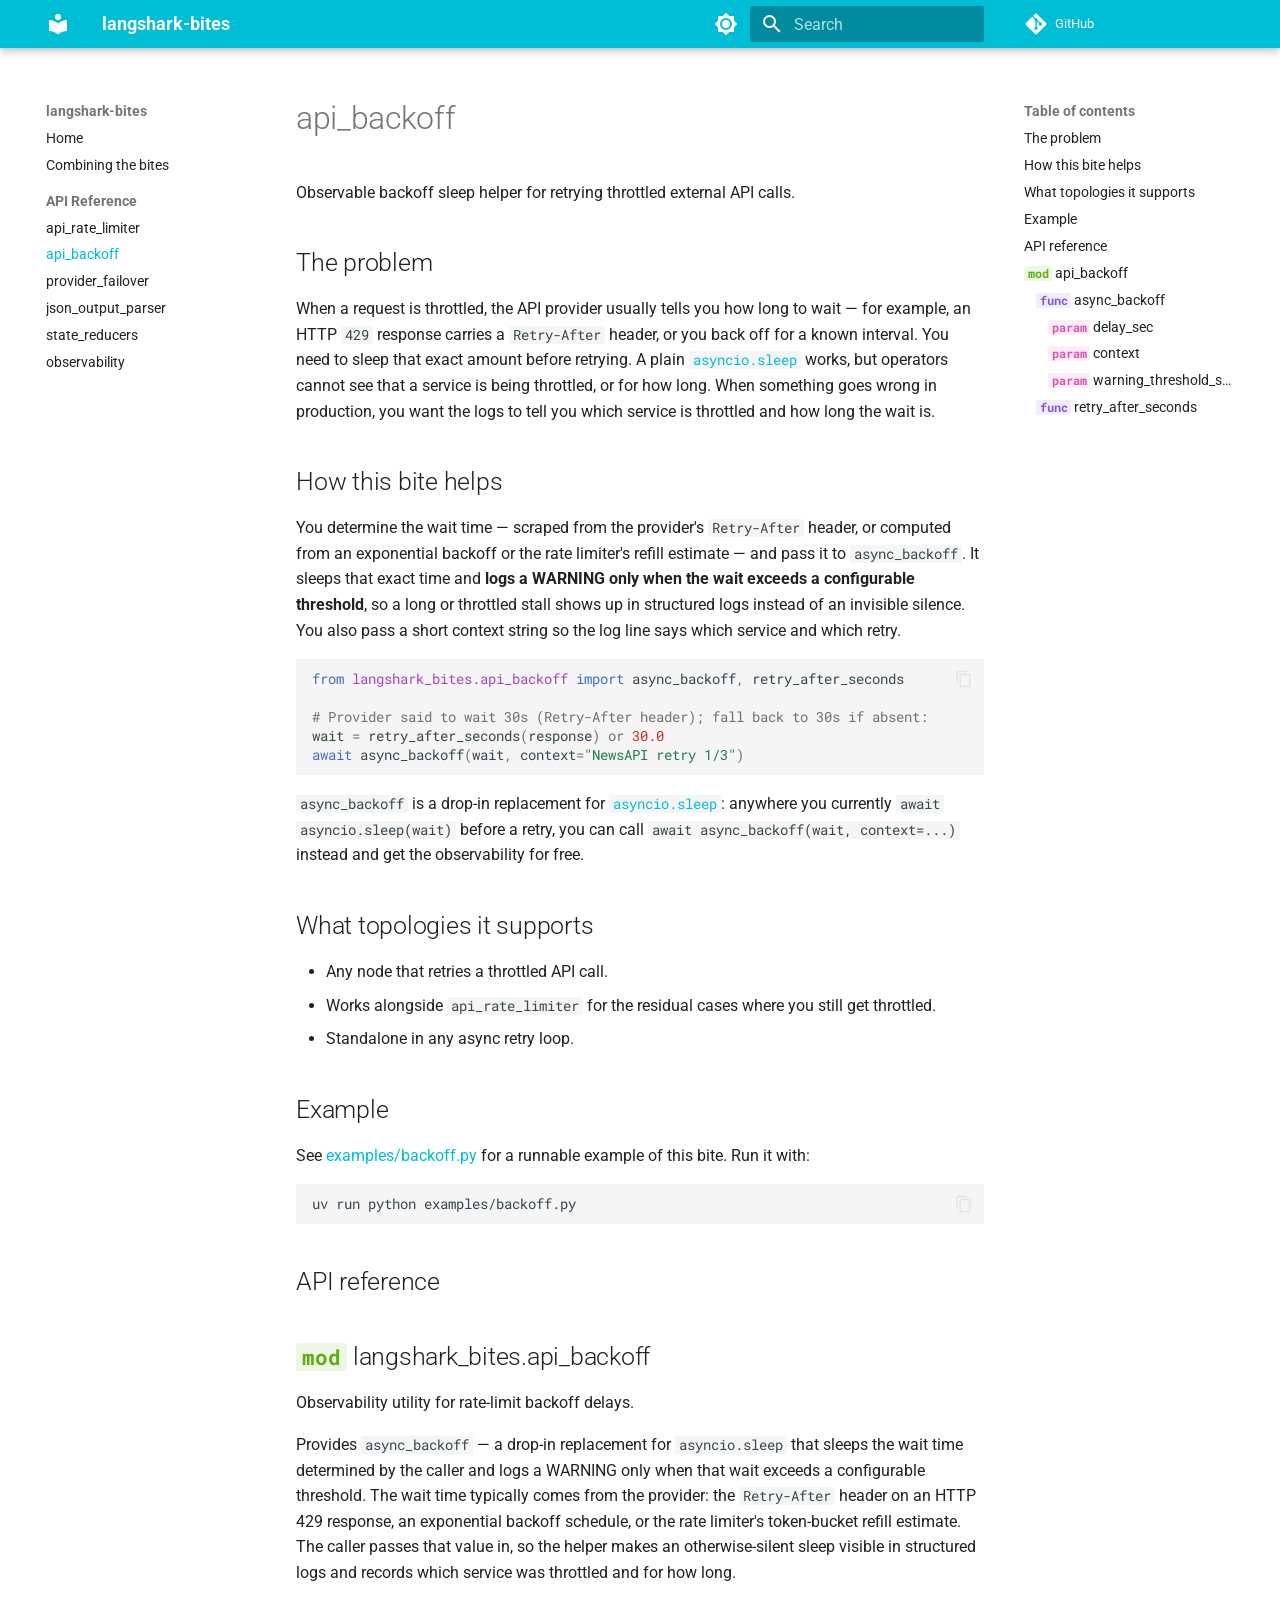
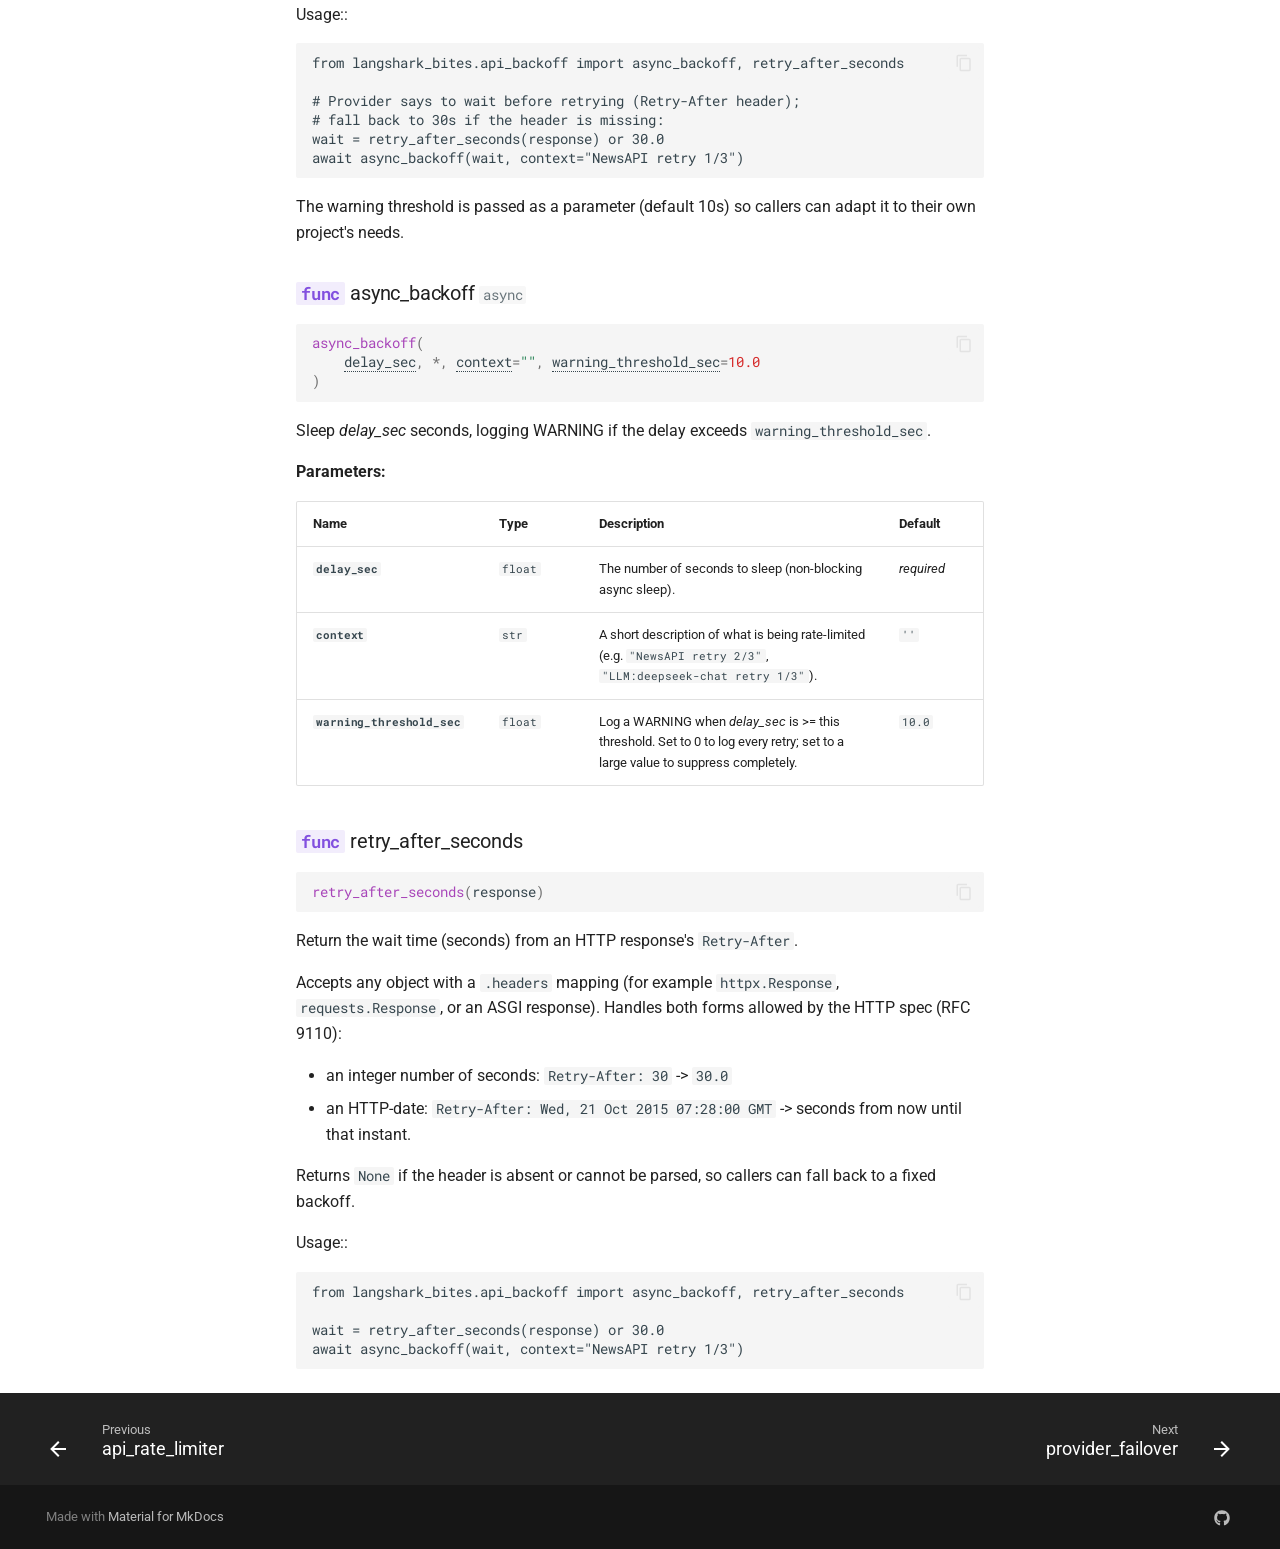
<file: api_backoff/index.html>
<!doctype html>
<html lang="en" class="no-js">
  <head>
    
      <meta charset="utf-8">
      <meta name="viewport" content="width=device-width,initial-scale=1">
      
        <meta name="description" content="Bite-size add-ons and wrappers for building durable and scalable LangChain multi-agent solutions.">
      
      
      
        <link rel="canonical" href="https://stokomax.github.io/langshark-bites/api_backoff/">
      
      
        <link rel="prev" href="../api_rate_limiter/">
      
      
        <link rel="next" href="../provider_failover/">
      
      
        
      
      
      <link rel="icon" href="../assets/images/favicon.png">
      <meta name="generator" content="mkdocs-1.6.1, mkdocs-material-9.7.7">
    
    
      
        <title>api_backoff - langshark-bites</title>
      
    
    
      <link rel="stylesheet" href="../assets/stylesheets/main.ec1eaa64.min.css">
      
        
        <link rel="stylesheet" href="../assets/stylesheets/palette.ab4e12ef.min.css">
      
      


    
    
      
    
    
      
        
        
        <link rel="preconnect" href="https://fonts.gstatic.com" crossorigin>
        <link rel="stylesheet" href="https://fonts.googleapis.com/css?family=Roboto:300,300i,400,400i,700,700i%7CRoboto+Mono:400,400i,700,700i&display=fallback">
        <style>:root{--md-text-font:"Roboto";--md-code-font:"Roboto Mono"}</style>
      
    
    
      <link rel="stylesheet" href="../assets/_mkdocstrings.css">
    
      <link rel="stylesheet" href="../stylesheets/extra.css">
    
    <script>__md_scope=new URL("..",location),__md_hash=e=>[...e].reduce(((e,_)=>(e<<5)-e+_.charCodeAt(0)),0),__md_get=(e,_=localStorage,t=__md_scope)=>JSON.parse(_.getItem(t.pathname+"."+e)),__md_set=(e,_,t=localStorage,a=__md_scope)=>{try{t.setItem(a.pathname+"."+e,JSON.stringify(_))}catch(e){}}</script>
    
      

    
    
  </head>
  
  
    
    
      
    
    
    
    
    <body dir="ltr" data-md-color-scheme="default" data-md-color-primary="cyan" data-md-color-accent="indigo">
  
    
    <input class="md-toggle" data-md-toggle="drawer" type="checkbox" id="__drawer" autocomplete="off">
    <input class="md-toggle" data-md-toggle="search" type="checkbox" id="__search" autocomplete="off">
    <label class="md-overlay" for="__drawer"></label>
    <div data-md-component="skip">
      
        
        <a href="#api_backoff" class="md-skip">
          Skip to content
        </a>
      
    </div>
    <div data-md-component="announce">
      
    </div>
    
    
      

  

<header class="md-header md-header--shadow" data-md-component="header">
  <nav class="md-header__inner md-grid" aria-label="Header">
    <a href=".." title="langshark-bites" class="md-header__button md-logo" aria-label="langshark-bites" data-md-component="logo">
      
  
  <svg xmlns="http://www.w3.org/2000/svg" viewBox="0 0 24 24"><path d="M12 8a3 3 0 0 0 3-3 3 3 0 0 0-3-3 3 3 0 0 0-3 3 3 3 0 0 0 3 3m0 3.54C9.64 9.35 6.5 8 3 8v11c3.5 0 6.64 1.35 9 3.54 2.36-2.19 5.5-3.54 9-3.54V8c-3.5 0-6.64 1.35-9 3.54"/></svg>

    </a>
    <label class="md-header__button md-icon" for="__drawer">
      
      <svg xmlns="http://www.w3.org/2000/svg" viewBox="0 0 24 24"><path d="M3 6h18v2H3zm0 5h18v2H3zm0 5h18v2H3z"/></svg>
    </label>
    <div class="md-header__title" data-md-component="header-title">
      <div class="md-header__ellipsis">
        <div class="md-header__topic">
          <span class="md-ellipsis">
            langshark-bites
          </span>
        </div>
        <div class="md-header__topic" data-md-component="header-topic">
          <span class="md-ellipsis">
            
              api_backoff
            
          </span>
        </div>
      </div>
    </div>
    
      
        <form class="md-header__option" data-md-component="palette">
  
    
    
    
    <input class="md-option" data-md-color-media="" data-md-color-scheme="default" data-md-color-primary="cyan" data-md-color-accent="indigo"  aria-label="Switch to dark mode"  type="radio" name="__palette" id="__palette_0">
    
      <label class="md-header__button md-icon" title="Switch to dark mode" for="__palette_1" hidden>
        <svg xmlns="http://www.w3.org/2000/svg" viewBox="0 0 24 24"><path d="M12 8a4 4 0 0 0-4 4 4 4 0 0 0 4 4 4 4 0 0 0 4-4 4 4 0 0 0-4-4m0 10a6 6 0 0 1-6-6 6 6 0 0 1 6-6 6 6 0 0 1 6 6 6 6 0 0 1-6 6m8-9.31V4h-4.69L12 .69 8.69 4H4v4.69L.69 12 4 15.31V20h4.69L12 23.31 15.31 20H20v-4.69L23.31 12z"/></svg>
      </label>
    
  
    
    
    
    <input class="md-option" data-md-color-media="" data-md-color-scheme="slate" data-md-color-primary="cyan" data-md-color-accent="indigo"  aria-label="Switch to light mode"  type="radio" name="__palette" id="__palette_1">
    
      <label class="md-header__button md-icon" title="Switch to light mode" for="__palette_0" hidden>
        <svg xmlns="http://www.w3.org/2000/svg" viewBox="0 0 24 24"><path d="M12 18c-.89 0-1.74-.2-2.5-.55C11.56 16.5 13 14.42 13 12s-1.44-4.5-3.5-5.45C10.26 6.2 11.11 6 12 6a6 6 0 0 1 6 6 6 6 0 0 1-6 6m8-9.31V4h-4.69L12 .69 8.69 4H4v4.69L.69 12 4 15.31V20h4.69L12 23.31 15.31 20H20v-4.69L23.31 12z"/></svg>
      </label>
    
  
</form>
      
    
    
      <script>var palette=__md_get("__palette");if(palette&&palette.color){if("(prefers-color-scheme)"===palette.color.media){var media=matchMedia("(prefers-color-scheme: light)"),input=document.querySelector(media.matches?"[data-md-color-media='(prefers-color-scheme: light)']":"[data-md-color-media='(prefers-color-scheme: dark)']");palette.color.media=input.getAttribute("data-md-color-media"),palette.color.scheme=input.getAttribute("data-md-color-scheme"),palette.color.primary=input.getAttribute("data-md-color-primary"),palette.color.accent=input.getAttribute("data-md-color-accent")}for(var[key,value]of Object.entries(palette.color))document.body.setAttribute("data-md-color-"+key,value)}</script>
    
    
    
      
      
        <label class="md-header__button md-icon" for="__search">
          
          <svg xmlns="http://www.w3.org/2000/svg" viewBox="0 0 24 24"><path d="M9.5 3A6.5 6.5 0 0 1 16 9.5c0 1.61-.59 3.09-1.56 4.23l.27.27h.79l5 5-1.5 1.5-5-5v-.79l-.27-.27A6.52 6.52 0 0 1 9.5 16 6.5 6.5 0 0 1 3 9.5 6.5 6.5 0 0 1 9.5 3m0 2C7 5 5 7 5 9.5S7 14 9.5 14 14 12 14 9.5 12 5 9.5 5"/></svg>
        </label>
        <div class="md-search" data-md-component="search" role="dialog">
  <label class="md-search__overlay" for="__search"></label>
  <div class="md-search__inner" role="search">
    <form class="md-search__form" name="search">
      <input type="text" class="md-search__input" name="query" aria-label="Search" placeholder="Search" autocapitalize="off" autocorrect="off" autocomplete="off" spellcheck="false" data-md-component="search-query" required>
      <label class="md-search__icon md-icon" for="__search">
        
        <svg xmlns="http://www.w3.org/2000/svg" viewBox="0 0 24 24"><path d="M9.5 3A6.5 6.5 0 0 1 16 9.5c0 1.61-.59 3.09-1.56 4.23l.27.27h.79l5 5-1.5 1.5-5-5v-.79l-.27-.27A6.52 6.52 0 0 1 9.5 16 6.5 6.5 0 0 1 3 9.5 6.5 6.5 0 0 1 9.5 3m0 2C7 5 5 7 5 9.5S7 14 9.5 14 14 12 14 9.5 12 5 9.5 5"/></svg>
        
        <svg xmlns="http://www.w3.org/2000/svg" viewBox="0 0 24 24"><path d="M20 11v2H8l5.5 5.5-1.42 1.42L4.16 12l7.92-7.92L13.5 5.5 8 11z"/></svg>
      </label>
      <nav class="md-search__options" aria-label="Search">
        
        <button type="reset" class="md-search__icon md-icon" title="Clear" aria-label="Clear" tabindex="-1">
          
          <svg xmlns="http://www.w3.org/2000/svg" viewBox="0 0 24 24"><path d="M19 6.41 17.59 5 12 10.59 6.41 5 5 6.41 10.59 12 5 17.59 6.41 19 12 13.41 17.59 19 19 17.59 13.41 12z"/></svg>
        </button>
      </nav>
      
        <div class="md-search__suggest" data-md-component="search-suggest"></div>
      
    </form>
    <div class="md-search__output">
      <div class="md-search__scrollwrap" tabindex="0" data-md-scrollfix>
        <div class="md-search-result" data-md-component="search-result">
          <div class="md-search-result__meta">
            Initializing search
          </div>
          <ol class="md-search-result__list" role="presentation"></ol>
        </div>
      </div>
    </div>
  </div>
</div>
      
    
    
      <div class="md-header__source">
        <a href="https://github.com/stokomax/langshark-bites" title="Go to repository" class="md-source" data-md-component="source">
  <div class="md-source__icon md-icon">
    
    <svg xmlns="http://www.w3.org/2000/svg" viewBox="0 0 448 512"><!--! Font Awesome Free 7.1.0 by @fontawesome - https://fontawesome.com License - https://fontawesome.com/license/free (Icons: CC BY 4.0, Fonts: SIL OFL 1.1, Code: MIT License) Copyright 2025 Fonticons, Inc.--><path d="M439.6 236.1 244 40.5c-5.4-5.5-12.8-8.5-20.4-8.5s-15 3-20.4 8.4L162.5 81l51.5 51.5c27.1-9.1 52.7 16.8 43.4 43.7l49.7 49.7c34.2-11.8 61.2 31 35.5 56.7-26.5 26.5-70.2-2.9-56-37.3L240.3 199v121.9c25.3 12.5 22.3 41.8 9.1 55-6.4 6.4-15.2 10.1-24.3 10.1s-17.8-3.6-24.3-10.1c-17.6-17.6-11.1-46.9 11.2-56v-123c-20.8-8.5-24.6-30.7-18.6-45L142.6 101 8.5 235.1C3 240.6 0 247.9 0 255.5s3 15 8.5 20.4l195.6 195.7c5.4 5.4 12.7 8.4 20.4 8.4s15-3 20.4-8.4l194.7-194.7c5.4-5.4 8.4-12.8 8.4-20.4s-3-15-8.4-20.4"/></svg>
  </div>
  <div class="md-source__repository">
    GitHub
  </div>
</a>
      </div>
    
  </nav>
  
</header>
    
    <div class="md-container" data-md-component="container">
      
      
        
          
        
      
      <main class="md-main" data-md-component="main">
        <div class="md-main__inner md-grid">
          
            
              
              <div class="md-sidebar md-sidebar--primary" data-md-component="sidebar" data-md-type="navigation" >
                <div class="md-sidebar__scrollwrap">
                  <div class="md-sidebar__inner">
                    



<nav class="md-nav md-nav--primary" aria-label="Navigation" data-md-level="0">
  <label class="md-nav__title" for="__drawer">
    <a href=".." title="langshark-bites" class="md-nav__button md-logo" aria-label="langshark-bites" data-md-component="logo">
      
  
  <svg xmlns="http://www.w3.org/2000/svg" viewBox="0 0 24 24"><path d="M12 8a3 3 0 0 0 3-3 3 3 0 0 0-3-3 3 3 0 0 0-3 3 3 3 0 0 0 3 3m0 3.54C9.64 9.35 6.5 8 3 8v11c3.5 0 6.64 1.35 9 3.54 2.36-2.19 5.5-3.54 9-3.54V8c-3.5 0-6.64 1.35-9 3.54"/></svg>

    </a>
    langshark-bites
  </label>
  
    <div class="md-nav__source">
      <a href="https://github.com/stokomax/langshark-bites" title="Go to repository" class="md-source" data-md-component="source">
  <div class="md-source__icon md-icon">
    
    <svg xmlns="http://www.w3.org/2000/svg" viewBox="0 0 448 512"><!--! Font Awesome Free 7.1.0 by @fontawesome - https://fontawesome.com License - https://fontawesome.com/license/free (Icons: CC BY 4.0, Fonts: SIL OFL 1.1, Code: MIT License) Copyright 2025 Fonticons, Inc.--><path d="M439.6 236.1 244 40.5c-5.4-5.5-12.8-8.5-20.4-8.5s-15 3-20.4 8.4L162.5 81l51.5 51.5c27.1-9.1 52.7 16.8 43.4 43.7l49.7 49.7c34.2-11.8 61.2 31 35.5 56.7-26.5 26.5-70.2-2.9-56-37.3L240.3 199v121.9c25.3 12.5 22.3 41.8 9.1 55-6.4 6.4-15.2 10.1-24.3 10.1s-17.8-3.6-24.3-10.1c-17.6-17.6-11.1-46.9 11.2-56v-123c-20.8-8.5-24.6-30.7-18.6-45L142.6 101 8.5 235.1C3 240.6 0 247.9 0 255.5s3 15 8.5 20.4l195.6 195.7c5.4 5.4 12.7 8.4 20.4 8.4s15-3 20.4-8.4l194.7-194.7c5.4-5.4 8.4-12.8 8.4-20.4s-3-15-8.4-20.4"/></svg>
  </div>
  <div class="md-source__repository">
    GitHub
  </div>
</a>
    </div>
  
  <ul class="md-nav__list" data-md-scrollfix>
    
      
      
  
  
  
  
    <li class="md-nav__item">
      <a href=".." class="md-nav__link">
        
  
  
  <span class="md-ellipsis">
    
  
    Home
  

    
  </span>
  
  

      </a>
    </li>
  

    
      
      
  
  
  
  
    <li class="md-nav__item">
      <a href="../combining/" class="md-nav__link">
        
  
  
  <span class="md-ellipsis">
    
  
    Combining the bites
  

    
  </span>
  
  

      </a>
    </li>
  

    
      
      
  
  
    
  
  
  
    
    
    
    
      
        
        
      
    
    
    <li class="md-nav__item md-nav__item--active md-nav__item--section md-nav__item--nested">
      
        
        
        <input class="md-nav__toggle md-toggle " type="checkbox" id="__nav_3" checked>
        
          
          <label class="md-nav__link" for="__nav_3" id="__nav_3_label" tabindex="">
            
  
  
  <span class="md-ellipsis">
    
  
    API Reference
  

    
  </span>
  
  

            <span class="md-nav__icon md-icon"></span>
          </label>
        
        <nav class="md-nav" data-md-level="1" aria-labelledby="__nav_3_label" aria-expanded="true">
          <label class="md-nav__title" for="__nav_3">
            <span class="md-nav__icon md-icon"></span>
            
  
    API Reference
  

          </label>
          <ul class="md-nav__list" data-md-scrollfix>
            
              
                
  
  
  
  
    <li class="md-nav__item">
      <a href="../api_rate_limiter/" class="md-nav__link">
        
  
  
  <span class="md-ellipsis">
    
  
    api_rate_limiter
  

    
  </span>
  
  

      </a>
    </li>
  

              
            
              
                
  
  
    
  
  
  
    <li class="md-nav__item md-nav__item--active">
      
      <input class="md-nav__toggle md-toggle" type="checkbox" id="__toc">
      
      
        
      
      
        <label class="md-nav__link md-nav__link--active" for="__toc">
          
  
  
  <span class="md-ellipsis">
    
  
    api_backoff
  

    
  </span>
  
  

          <span class="md-nav__icon md-icon"></span>
        </label>
      
      <a href="./" class="md-nav__link md-nav__link--active">
        
  
  
  <span class="md-ellipsis">
    
  
    api_backoff
  

    
  </span>
  
  

      </a>
      
        

<nav class="md-nav md-nav--secondary" aria-label="Table of contents">
  
  
  
    
  
  
    <label class="md-nav__title" for="__toc">
      <span class="md-nav__icon md-icon"></span>
      Table of contents
    </label>
    <ul class="md-nav__list" data-md-component="toc" data-md-scrollfix>
      
        <li class="md-nav__item">
  <a href="#the-problem" class="md-nav__link">
    <span class="md-ellipsis">
      
        The problem
      
    </span>
  </a>
  
</li>
      
        <li class="md-nav__item">
  <a href="#how-this-bite-helps" class="md-nav__link">
    <span class="md-ellipsis">
      
        How this bite helps
      
    </span>
  </a>
  
</li>
      
        <li class="md-nav__item">
  <a href="#what-topologies-it-supports" class="md-nav__link">
    <span class="md-ellipsis">
      
        What topologies it supports
      
    </span>
  </a>
  
</li>
      
        <li class="md-nav__item">
  <a href="#example" class="md-nav__link">
    <span class="md-ellipsis">
      
        Example
      
    </span>
  </a>
  
</li>
      
        <li class="md-nav__item">
  <a href="#api-reference" class="md-nav__link">
    <span class="md-ellipsis">
      
        API reference
      
    </span>
  </a>
  
</li>
      
        <li class="md-nav__item">
  <a href="#langshark_bites.api_backoff" class="md-nav__link">
    <span class="md-ellipsis">
      
        <code class="doc-symbol doc-symbol-toc doc-symbol-module"></code>&nbsp;api_backoff
      
    </span>
  </a>
  
    <nav class="md-nav" aria-label=" api_backoff">
      <ul class="md-nav__list">
        
          <li class="md-nav__item">
  <a href="#langshark_bites.api_backoff.async_backoff" class="md-nav__link">
    <span class="md-ellipsis">
      
        <code class="doc-symbol doc-symbol-toc doc-symbol-function"></code>&nbsp;async_backoff
      
    </span>
  </a>
  
    <nav class="md-nav" aria-label=" async_backoff">
      <ul class="md-nav__list">
        
          <li class="md-nav__item">
  <a href="#langshark_bites.api_backoff.async_backoff(delay_sec)" class="md-nav__link">
    <span class="md-ellipsis">
      
        <code class="doc-symbol doc-symbol-toc doc-symbol-parameter"></code>&nbsp;delay_sec
      
    </span>
  </a>
  
</li>
        
          <li class="md-nav__item">
  <a href="#langshark_bites.api_backoff.async_backoff(context)" class="md-nav__link">
    <span class="md-ellipsis">
      
        <code class="doc-symbol doc-symbol-toc doc-symbol-parameter"></code>&nbsp;context
      
    </span>
  </a>
  
</li>
        
          <li class="md-nav__item">
  <a href="#langshark_bites.api_backoff.async_backoff(warning_threshold_sec)" class="md-nav__link">
    <span class="md-ellipsis">
      
        <code class="doc-symbol doc-symbol-toc doc-symbol-parameter"></code>&nbsp;warning_threshold_sec
      
    </span>
  </a>
  
</li>
        
      </ul>
    </nav>
  
</li>
        
          <li class="md-nav__item">
  <a href="#langshark_bites.api_backoff.retry_after_seconds" class="md-nav__link">
    <span class="md-ellipsis">
      
        <code class="doc-symbol doc-symbol-toc doc-symbol-function"></code>&nbsp;retry_after_seconds
      
    </span>
  </a>
  
</li>
        
      </ul>
    </nav>
  
</li>
      
    </ul>
  
</nav>
      
    </li>
  

              
            
              
                
  
  
  
  
    <li class="md-nav__item">
      <a href="../provider_failover/" class="md-nav__link">
        
  
  
  <span class="md-ellipsis">
    
  
    provider_failover
  

    
  </span>
  
  

      </a>
    </li>
  

              
            
              
                
  
  
  
  
    <li class="md-nav__item">
      <a href="../json_output_parser/" class="md-nav__link">
        
  
  
  <span class="md-ellipsis">
    
  
    json_output_parser
  

    
  </span>
  
  

      </a>
    </li>
  

              
            
              
                
  
  
  
  
    <li class="md-nav__item">
      <a href="../state_reducers/" class="md-nav__link">
        
  
  
  <span class="md-ellipsis">
    
  
    state_reducers
  

    
  </span>
  
  

      </a>
    </li>
  

              
            
              
                
  
  
  
  
    <li class="md-nav__item">
      <a href="../observability/" class="md-nav__link">
        
  
  
  <span class="md-ellipsis">
    
  
    observability
  

    
  </span>
  
  

      </a>
    </li>
  

              
            
          </ul>
        </nav>
      
    </li>
  

    
  </ul>
</nav>
                  </div>
                </div>
              </div>
            
            
              
              <div class="md-sidebar md-sidebar--secondary" data-md-component="sidebar" data-md-type="toc" >
                <div class="md-sidebar__scrollwrap">
                  <div class="md-sidebar__inner">
                    

<nav class="md-nav md-nav--secondary" aria-label="Table of contents">
  
  
  
    
  
  
    <label class="md-nav__title" for="__toc">
      <span class="md-nav__icon md-icon"></span>
      Table of contents
    </label>
    <ul class="md-nav__list" data-md-component="toc" data-md-scrollfix>
      
        <li class="md-nav__item">
  <a href="#the-problem" class="md-nav__link">
    <span class="md-ellipsis">
      
        The problem
      
    </span>
  </a>
  
</li>
      
        <li class="md-nav__item">
  <a href="#how-this-bite-helps" class="md-nav__link">
    <span class="md-ellipsis">
      
        How this bite helps
      
    </span>
  </a>
  
</li>
      
        <li class="md-nav__item">
  <a href="#what-topologies-it-supports" class="md-nav__link">
    <span class="md-ellipsis">
      
        What topologies it supports
      
    </span>
  </a>
  
</li>
      
        <li class="md-nav__item">
  <a href="#example" class="md-nav__link">
    <span class="md-ellipsis">
      
        Example
      
    </span>
  </a>
  
</li>
      
        <li class="md-nav__item">
  <a href="#api-reference" class="md-nav__link">
    <span class="md-ellipsis">
      
        API reference
      
    </span>
  </a>
  
</li>
      
        <li class="md-nav__item">
  <a href="#langshark_bites.api_backoff" class="md-nav__link">
    <span class="md-ellipsis">
      
        <code class="doc-symbol doc-symbol-toc doc-symbol-module"></code>&nbsp;api_backoff
      
    </span>
  </a>
  
    <nav class="md-nav" aria-label=" api_backoff">
      <ul class="md-nav__list">
        
          <li class="md-nav__item">
  <a href="#langshark_bites.api_backoff.async_backoff" class="md-nav__link">
    <span class="md-ellipsis">
      
        <code class="doc-symbol doc-symbol-toc doc-symbol-function"></code>&nbsp;async_backoff
      
    </span>
  </a>
  
    <nav class="md-nav" aria-label=" async_backoff">
      <ul class="md-nav__list">
        
          <li class="md-nav__item">
  <a href="#langshark_bites.api_backoff.async_backoff(delay_sec)" class="md-nav__link">
    <span class="md-ellipsis">
      
        <code class="doc-symbol doc-symbol-toc doc-symbol-parameter"></code>&nbsp;delay_sec
      
    </span>
  </a>
  
</li>
        
          <li class="md-nav__item">
  <a href="#langshark_bites.api_backoff.async_backoff(context)" class="md-nav__link">
    <span class="md-ellipsis">
      
        <code class="doc-symbol doc-symbol-toc doc-symbol-parameter"></code>&nbsp;context
      
    </span>
  </a>
  
</li>
        
          <li class="md-nav__item">
  <a href="#langshark_bites.api_backoff.async_backoff(warning_threshold_sec)" class="md-nav__link">
    <span class="md-ellipsis">
      
        <code class="doc-symbol doc-symbol-toc doc-symbol-parameter"></code>&nbsp;warning_threshold_sec
      
    </span>
  </a>
  
</li>
        
      </ul>
    </nav>
  
</li>
        
          <li class="md-nav__item">
  <a href="#langshark_bites.api_backoff.retry_after_seconds" class="md-nav__link">
    <span class="md-ellipsis">
      
        <code class="doc-symbol doc-symbol-toc doc-symbol-function"></code>&nbsp;retry_after_seconds
      
    </span>
  </a>
  
</li>
        
      </ul>
    </nav>
  
</li>
      
    </ul>
  
</nav>
                  </div>
                </div>
              </div>
            
          
          
            <div class="md-content" data-md-component="content">
              
              <article class="md-content__inner md-typeset">
                
                  


  
  


<h1 id="api_backoff">api_backoff<a class="headerlink" href="#api_backoff" title="Permanent link">&para;</a></h1>
<p>Observable backoff sleep helper for retrying throttled external API calls.</p>
<h2 id="the-problem">The problem<a class="headerlink" href="#the-problem" title="Permanent link">&para;</a></h2>
<p>When a request is throttled, the API provider usually tells you how long to wait — for example, an HTTP <code>429</code> response carries a <code>Retry-After</code> header, or you back off for a known interval. You need to sleep that exact amount before retrying. A plain <a href="https://docs.python.org/3/library/asyncio-task.html#asyncio.sleep"><code>asyncio.sleep</code></a> works, but operators cannot see that a service is being throttled, or for how long. When something goes wrong in production, you want the logs to tell you which service is throttled and how long the wait is.</p>
<h2 id="how-this-bite-helps">How this bite helps<a class="headerlink" href="#how-this-bite-helps" title="Permanent link">&para;</a></h2>
<p>You determine the wait time — scraped from the provider's <code>Retry-After</code> header, or computed from an exponential backoff or the rate limiter's refill estimate — and pass it to <code>async_backoff</code>. It sleeps that exact time and <strong>logs a WARNING only when the wait exceeds a configurable threshold</strong>, so a long or throttled stall shows up in structured logs instead of an invisible silence. You also pass a short context string so the log line says which service and which retry.</p>
<div class="highlight"><pre><span></span><code><a id="__codelineno-0-1" name="__codelineno-0-1" href="#__codelineno-0-1"></a><span class="kn">from</span><span class="w"> </span><span class="nn">langshark_bites.api_backoff</span><span class="w"> </span><span class="kn">import</span> <span class="n">async_backoff</span><span class="p">,</span> <span class="n">retry_after_seconds</span>
<a id="__codelineno-0-2" name="__codelineno-0-2" href="#__codelineno-0-2"></a>
<a id="__codelineno-0-3" name="__codelineno-0-3" href="#__codelineno-0-3"></a><span class="c1"># Provider said to wait 30s (Retry-After header); fall back to 30s if absent:</span>
<a id="__codelineno-0-4" name="__codelineno-0-4" href="#__codelineno-0-4"></a><span class="n">wait</span> <span class="o">=</span> <span class="n">retry_after_seconds</span><span class="p">(</span><span class="n">response</span><span class="p">)</span> <span class="ow">or</span> <span class="mf">30.0</span>
<a id="__codelineno-0-5" name="__codelineno-0-5" href="#__codelineno-0-5"></a><span class="k">await</span> <span class="n">async_backoff</span><span class="p">(</span><span class="n">wait</span><span class="p">,</span> <span class="n">context</span><span class="o">=</span><span class="s2">&quot;NewsAPI retry 1/3&quot;</span><span class="p">)</span>
</code></pre></div>
<p><code>async_backoff</code> is a drop-in replacement for <a href="https://docs.python.org/3/library/asyncio-task.html#asyncio.sleep"><code>asyncio.sleep</code></a>: anywhere you currently <code>await asyncio.sleep(wait)</code> before a retry, you can call <code>await async_backoff(wait, context=...)</code> instead and get the observability for free.</p>
<h2 id="what-topologies-it-supports">What topologies it supports<a class="headerlink" href="#what-topologies-it-supports" title="Permanent link">&para;</a></h2>
<ul>
<li>Any node that retries a throttled API call.</li>
<li>Works alongside <code>api_rate_limiter</code> for the residual cases where you still get throttled.</li>
<li>Standalone in any async retry loop.</li>
</ul>
<h2 id="example">Example<a class="headerlink" href="#example" title="Permanent link">&para;</a></h2>
<p>See <a href="https://github.com/stokomax/langshark-bites/blob/main/examples/backoff.py">examples/backoff.py</a> for a runnable example of this bite. Run it with:</p>
<div class="highlight"><pre><span></span><code><a id="__codelineno-1-1" name="__codelineno-1-1" href="#__codelineno-1-1"></a>uv<span class="w"> </span>run<span class="w"> </span>python<span class="w"> </span>examples/backoff.py
</code></pre></div>
<h2 id="api-reference">API reference<a class="headerlink" href="#api-reference" title="Permanent link">&para;</a></h2>


<div class="doc doc-object doc-module">



<h2 id="langshark_bites.api_backoff" class="doc doc-heading">
<code class="doc-symbol doc-symbol-heading doc-symbol-module"></code>            <span class="doc doc-object-name doc-module-name">langshark_bites.api_backoff</span>


<a href="#langshark_bites.api_backoff" class="headerlink" title="Permanent link">&para;</a></h2>

    <div class="doc doc-contents first">

        <p>Observability utility for rate-limit backoff delays.</p>
<p>Provides <code>async_backoff</code> — a drop-in replacement for <code>asyncio.sleep</code>
that sleeps the wait time determined by the caller and logs a WARNING
only when that wait exceeds a configurable threshold.  The wait time
typically comes from the provider: the <code>Retry-After</code> header on an HTTP
429 response, an exponential backoff schedule, or the rate limiter's
token-bucket refill estimate.  The caller passes that value in, so the
helper makes an otherwise-silent sleep visible in structured logs and
records which service was throttled and for how long.</p>
<p>Usage::</p>
<div class="highlight"><pre><span></span><code>from langshark_bites.api_backoff import async_backoff, retry_after_seconds

# Provider says to wait before retrying (Retry-After header);
# fall back to 30s if the header is missing:
wait = retry_after_seconds(response) or 30.0
await async_backoff(wait, context=&quot;NewsAPI retry 1/3&quot;)
</code></pre></div>
<p>The warning threshold is passed as a parameter (default 10s) so callers
can adapt it to their own project's needs.</p>










<div class="doc doc-children">










<div class="doc doc-object doc-function">


<h3 id="langshark_bites.api_backoff.async_backoff" class="doc doc-heading">
<code class="doc-symbol doc-symbol-heading doc-symbol-function"></code>            <span class="doc doc-object-name doc-function-name">async_backoff</span>


  <span class="doc doc-labels">
      <small class="doc doc-label doc-label-async"><code>async</code></small>
  </span>

<a href="#langshark_bites.api_backoff.async_backoff" class="headerlink" title="Permanent link">&para;</a></h3>
<div class="doc-signature highlight"><pre><span></span><code><a id="__codelineno-0-1" name="__codelineno-0-1" href="#__codelineno-0-1"></a><span class="nf">async_backoff</span><span class="p">(</span>
<a id="__codelineno-0-2" name="__codelineno-0-2" href="#__codelineno-0-2"></a>    <span class="n"><a class="autorefs autorefs-internal" title="delay_sec (langshark_bites.api_backoff.async_backoff(delay_sec))" href="#langshark_bites.api_backoff.async_backoff(delay_sec)">delay_sec</a></span><span class="p">,</span> <span class="o">*</span><span class="p">,</span> <span class="n"><a class="autorefs autorefs-internal" title="context (langshark_bites.api_backoff.async_backoff(context))" href="#langshark_bites.api_backoff.async_backoff(context)">context</a></span><span class="o">=</span><span class="s2">&quot;&quot;</span><span class="p">,</span> <span class="n"><a class="autorefs autorefs-internal" title="warning_threshold_sec (langshark_bites.api_backoff.async_backoff(warning_threshold_sec))" href="#langshark_bites.api_backoff.async_backoff(warning_threshold_sec)">warning_threshold_sec</a></span><span class="o">=</span><span class="mf">10.0</span>
<a id="__codelineno-0-3" name="__codelineno-0-3" href="#__codelineno-0-3"></a><span class="p">)</span>
</code></pre></div>

    <div class="doc doc-contents ">

        <p>Sleep <em>delay_sec</em> seconds, logging WARNING if the delay exceeds
<code>warning_threshold_sec</code>.</p>


<p><span class="doc-section-title">Parameters:</span></p>
    <table>
      <thead>
        <tr>
          <th>Name</th>
          <th>Type</th>
          <th>Description</th>
          <th>Default</th>
        </tr>
      </thead>
      <tbody>
          <tr class="doc-section-item">
            <td>
<h4 id="langshark_bites.api_backoff.async_backoff(delay_sec)" class="doc doc-heading doc-heading-parameter">                  <code>delay_sec</code>
<a href="#langshark_bites.api_backoff.async_backoff(delay_sec)" class="headerlink" title="Permanent link">&para;</a></h4>            </td>
            <td>
                  <code><span title="float">float</span></code>
            </td>
            <td>
              <div class="doc-md-description">
                <p>The number of seconds to sleep (non-blocking async sleep).</p>
              </div>
            </td>
            <td>
                <em>required</em>
            </td>
          </tr>
          <tr class="doc-section-item">
            <td>
<h4 id="langshark_bites.api_backoff.async_backoff(context)" class="doc doc-heading doc-heading-parameter">                  <code>context</code>
<a href="#langshark_bites.api_backoff.async_backoff(context)" class="headerlink" title="Permanent link">&para;</a></h4>            </td>
            <td>
                  <code><span title="str">str</span></code>
            </td>
            <td>
              <div class="doc-md-description">
                <p>A short description of what is being rate-limited (e.g.
<code>"NewsAPI retry 2/3"</code>, <code>"LLM:deepseek-chat retry 1/3"</code>).</p>
              </div>
            </td>
            <td>
                  <code>&#39;&#39;</code>
            </td>
          </tr>
          <tr class="doc-section-item">
            <td>
<h4 id="langshark_bites.api_backoff.async_backoff(warning_threshold_sec)" class="doc doc-heading doc-heading-parameter">                  <code>warning_threshold_sec</code>
<a href="#langshark_bites.api_backoff.async_backoff(warning_threshold_sec)" class="headerlink" title="Permanent link">&para;</a></h4>            </td>
            <td>
                  <code><span title="float">float</span></code>
            </td>
            <td>
              <div class="doc-md-description">
                <p>Log a WARNING when <em>delay_sec</em> is &gt;= this
threshold.  Set to 0 to log every retry; set to a large value
to suppress completely.</p>
              </div>
            </td>
            <td>
                  <code>10.0</code>
            </td>
          </tr>
      </tbody>
    </table>


    </div>

</div>

<div class="doc doc-object doc-function">


<h3 id="langshark_bites.api_backoff.retry_after_seconds" class="doc doc-heading">
<code class="doc-symbol doc-symbol-heading doc-symbol-function"></code>            <span class="doc doc-object-name doc-function-name">retry_after_seconds</span>


<a href="#langshark_bites.api_backoff.retry_after_seconds" class="headerlink" title="Permanent link">&para;</a></h3>
<div class="doc-signature highlight"><pre><span></span><code><a id="__codelineno-0-1" name="__codelineno-0-1" href="#__codelineno-0-1"></a><span class="nf">retry_after_seconds</span><span class="p">(</span><span class="n"><span title="langshark_bites.api_backoff.retry_after_seconds(response)">response</span></span><span class="p">)</span>
</code></pre></div>

    <div class="doc doc-contents ">

        <p>Return the wait time (seconds) from an HTTP response's <code>Retry-After</code>.</p>
<p>Accepts any object with a <code>.headers</code> mapping (for example
<code>httpx.Response</code>, <code>requests.Response</code>, or an ASGI response).  Handles
both forms allowed by the HTTP spec (RFC 9110):</p>
<ul>
<li>an integer number of seconds: <code>Retry-After: 30</code> -&gt; <code>30.0</code></li>
<li>an HTTP-date: <code>Retry-After: Wed, 21 Oct 2015 07:28:00 GMT</code> -&gt;
  seconds from now until that instant.</li>
</ul>
<p>Returns <code>None</code> if the header is absent or cannot be parsed, so callers
can fall back to a fixed backoff.</p>
<p>Usage::</p>
<div class="highlight"><pre><span></span><code>from langshark_bites.api_backoff import async_backoff, retry_after_seconds

wait = retry_after_seconds(response) or 30.0
await async_backoff(wait, context=&quot;NewsAPI retry 1/3&quot;)
</code></pre></div>


    </div>

</div>



  </div>

    </div>

</div>












                
              </article>
            </div>
          
          
<script>var target=document.getElementById(location.hash.slice(1));target&&target.name&&(target.checked=target.name.startsWith("__tabbed_"))</script>
        </div>
        
          <button type="button" class="md-top md-icon" data-md-component="top" hidden>
  
  <svg xmlns="http://www.w3.org/2000/svg" viewBox="0 0 24 24"><path d="M13 20h-2V8l-5.5 5.5-1.42-1.42L12 4.16l7.92 7.92-1.42 1.42L13 8z"/></svg>
  Back to top
</button>
        
      </main>
      
        <footer class="md-footer">
  
    
      
      <nav class="md-footer__inner md-grid" aria-label="Footer" >
        
          
          <a href="../api_rate_limiter/" class="md-footer__link md-footer__link--prev" aria-label="Previous: api_rate_limiter">
            <div class="md-footer__button md-icon">
              
              <svg xmlns="http://www.w3.org/2000/svg" viewBox="0 0 24 24"><path d="M20 11v2H8l5.5 5.5-1.42 1.42L4.16 12l7.92-7.92L13.5 5.5 8 11z"/></svg>
            </div>
            <div class="md-footer__title">
              <span class="md-footer__direction">
                Previous
              </span>
              <div class="md-ellipsis">
                api_rate_limiter
              </div>
            </div>
          </a>
        
        
          
          <a href="../provider_failover/" class="md-footer__link md-footer__link--next" aria-label="Next: provider_failover">
            <div class="md-footer__title">
              <span class="md-footer__direction">
                Next
              </span>
              <div class="md-ellipsis">
                provider_failover
              </div>
            </div>
            <div class="md-footer__button md-icon">
              
              <svg xmlns="http://www.w3.org/2000/svg" viewBox="0 0 24 24"><path d="M4 11v2h12l-5.5 5.5 1.42 1.42L19.84 12l-7.92-7.92L10.5 5.5 16 11z"/></svg>
            </div>
          </a>
        
      </nav>
    
  
  <div class="md-footer-meta md-typeset">
    <div class="md-footer-meta__inner md-grid">
      <div class="md-copyright">
  
  
    Made with
    <a href="https://squidfunk.github.io/mkdocs-material/" target="_blank" rel="noopener">
      Material for MkDocs
    </a>
  
</div>
      
        
<div class="md-social">
  
    
    
    
    
      
      
    
    <a href="https://github.com/stokomax/langshark-bites" target="_blank" rel="noopener" title="github.com" class="md-social__link">
      <svg xmlns="http://www.w3.org/2000/svg" viewBox="0 0 512 512"><!--! Font Awesome Free 7.1.0 by @fontawesome - https://fontawesome.com License - https://fontawesome.com/license/free (Icons: CC BY 4.0, Fonts: SIL OFL 1.1, Code: MIT License) Copyright 2025 Fonticons, Inc.--><path d="M173.9 397.4c0 2-2.3 3.6-5.2 3.6-3.3.3-5.6-1.3-5.6-3.6 0-2 2.3-3.6 5.2-3.6 3-.3 5.6 1.3 5.6 3.6m-31.1-4.5c-.7 2 1.3 4.3 4.3 4.9 2.6 1 5.6 0 6.2-2s-1.3-4.3-4.3-5.2c-2.6-.7-5.5.3-6.2 2.3m44.2-1.7c-2.9.7-4.9 2.6-4.6 4.9.3 2 2.9 3.3 5.9 2.6 2.9-.7 4.9-2.6 4.6-4.6-.3-1.9-3-3.2-5.9-2.9M252.8 8C114.1 8 8 113.3 8 252c0 110.9 69.8 205.8 169.5 239.2 12.8 2.3 17.3-5.6 17.3-12.1 0-6.2-.3-40.4-.3-61.4 0 0-70 15-84.7-29.8 0 0-11.4-29.1-27.8-36.6 0 0-22.9-15.7 1.6-15.4 0 0 24.9 2 38.6 25.8 21.9 38.6 58.6 27.5 72.9 20.9 2.3-16 8.8-27.1 16-33.7-55.9-6.2-112.3-14.3-112.3-110.5 0-27.5 7.6-41.3 23.6-58.9-2.6-6.5-11.1-33.3 2.6-67.9 20.9-6.5 69 27 69 27 20-5.6 41.5-8.5 62.8-8.5s42.8 2.9 62.8 8.5c0 0 48.1-33.6 69-27 13.7 34.7 5.2 61.4 2.6 67.9 16 17.7 25.8 31.5 25.8 58.9 0 96.5-58.9 104.2-114.8 110.5 9.2 7.9 17 22.9 17 46.4 0 33.7-.3 75.4-.3 83.6 0 6.5 4.6 14.4 17.3 12.1C436.2 457.8 504 362.9 504 252 504 113.3 391.5 8 252.8 8M105.2 352.9c-1.3 1-1 3.3.7 5.2 1.6 1.6 3.9 2.3 5.2 1 1.3-1 1-3.3-.7-5.2-1.6-1.6-3.9-2.3-5.2-1m-10.8-8.1c-.7 1.3.3 2.9 2.3 3.9 1.6 1 3.6.7 4.3-.7.7-1.3-.3-2.9-2.3-3.9-2-.6-3.6-.3-4.3.7m32.4 35.6c-1.6 1.3-1 4.3 1.3 6.2 2.3 2.3 5.2 2.6 6.5 1 1.3-1.3.7-4.3-1.3-6.2-2.2-2.3-5.2-2.6-6.5-1m-11.4-14.7c-1.6 1-1.6 3.6 0 5.9s4.3 3.3 5.6 2.3c1.6-1.3 1.6-3.9 0-6.2-1.4-2.3-4-3.3-5.6-2"/></svg>
    </a>
  
</div>
      
    </div>
  </div>
</footer>
      
    </div>
    <div class="md-dialog" data-md-component="dialog">
      <div class="md-dialog__inner md-typeset"></div>
    </div>
    
    
    
      
      
      <script id="__config" type="application/json">{"annotate": null, "base": "..", "features": ["navigation.sections", "navigation.top", "navigation.footer", "search.suggest", "search.highlight", "content.code.copy", "content.code.annotate"], "search": "../assets/javascripts/workers/search.2c215733.min.js", "tags": null, "translations": {"clipboard.copied": "Copied to clipboard", "clipboard.copy": "Copy to clipboard", "search.result.more.one": "1 more on this page", "search.result.more.other": "# more on this page", "search.result.none": "No matching documents", "search.result.one": "1 matching document", "search.result.other": "# matching documents", "search.result.placeholder": "Type to start searching", "search.result.term.missing": "Missing", "select.version": "Select version"}, "version": null}</script>
    
    
      <script src="../assets/javascripts/bundle.d7400e89.min.js"></script>
      
    
  </body>
</html>
</file>
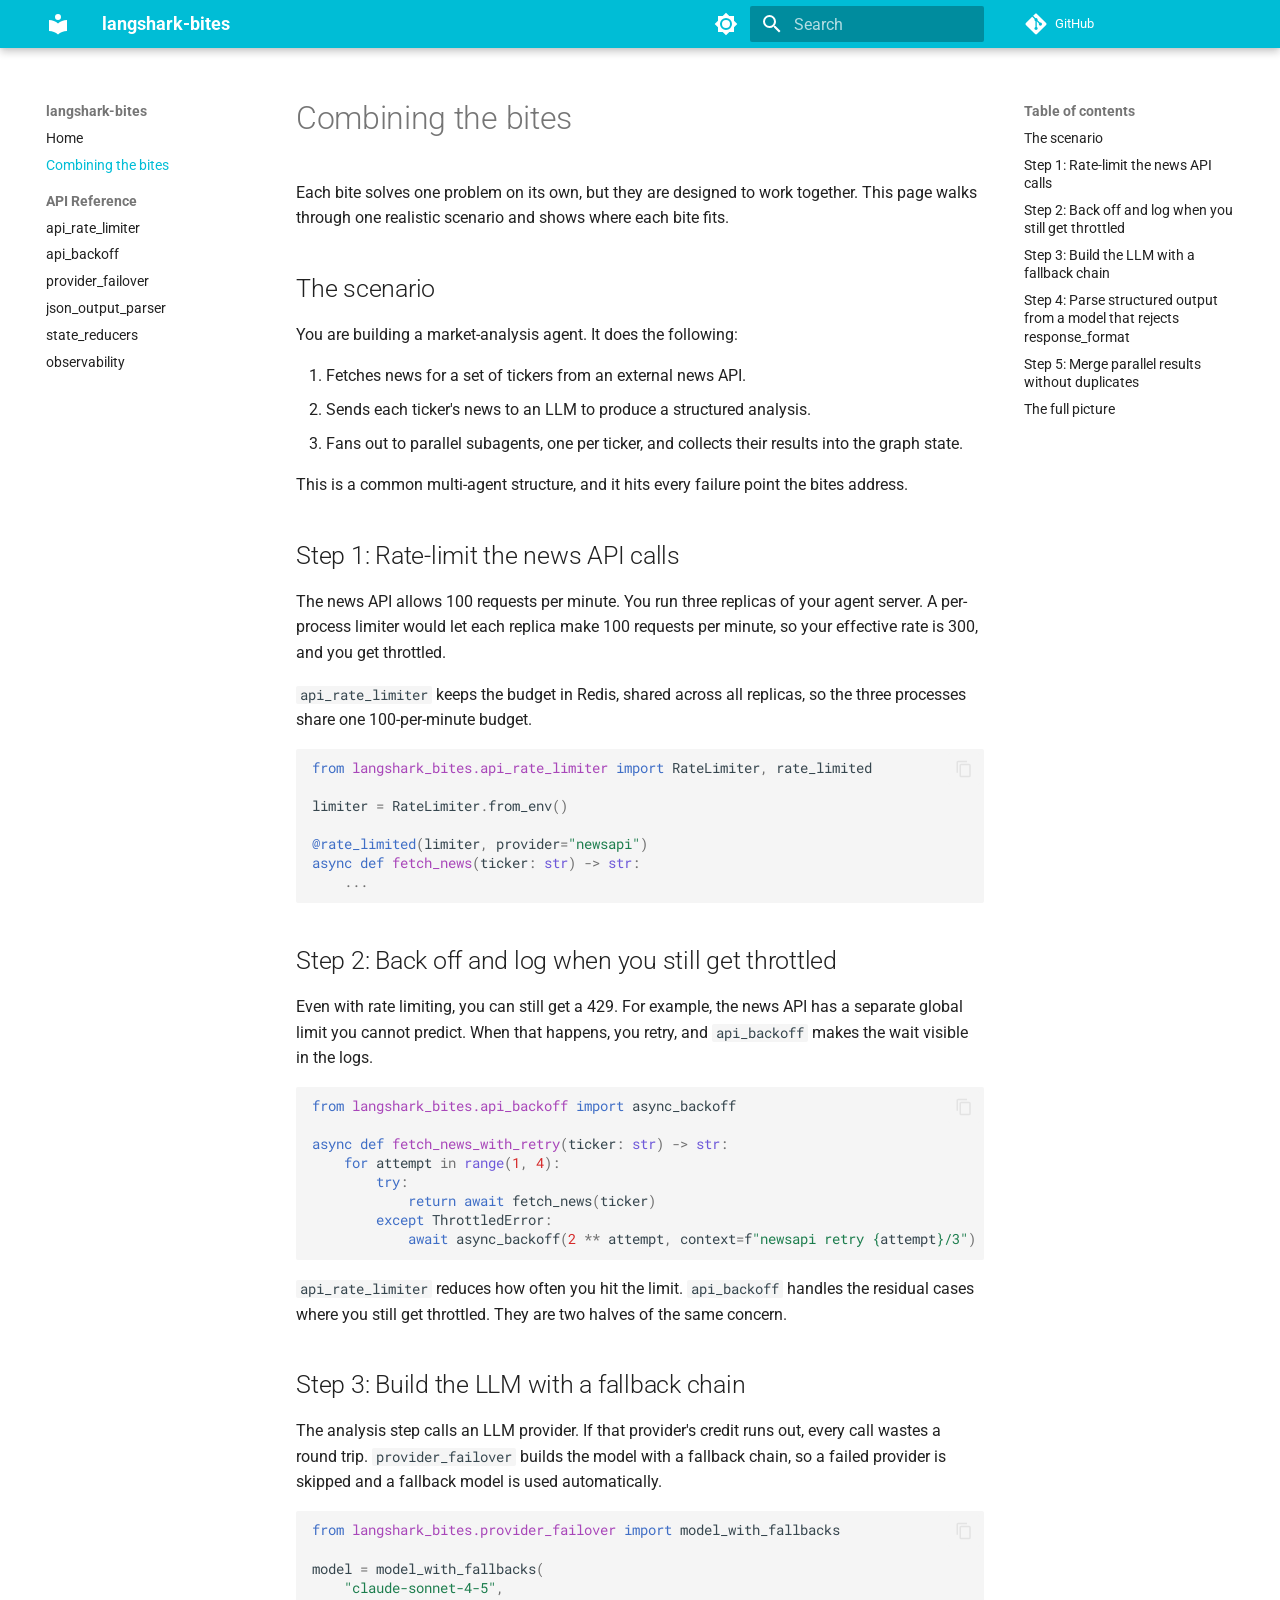
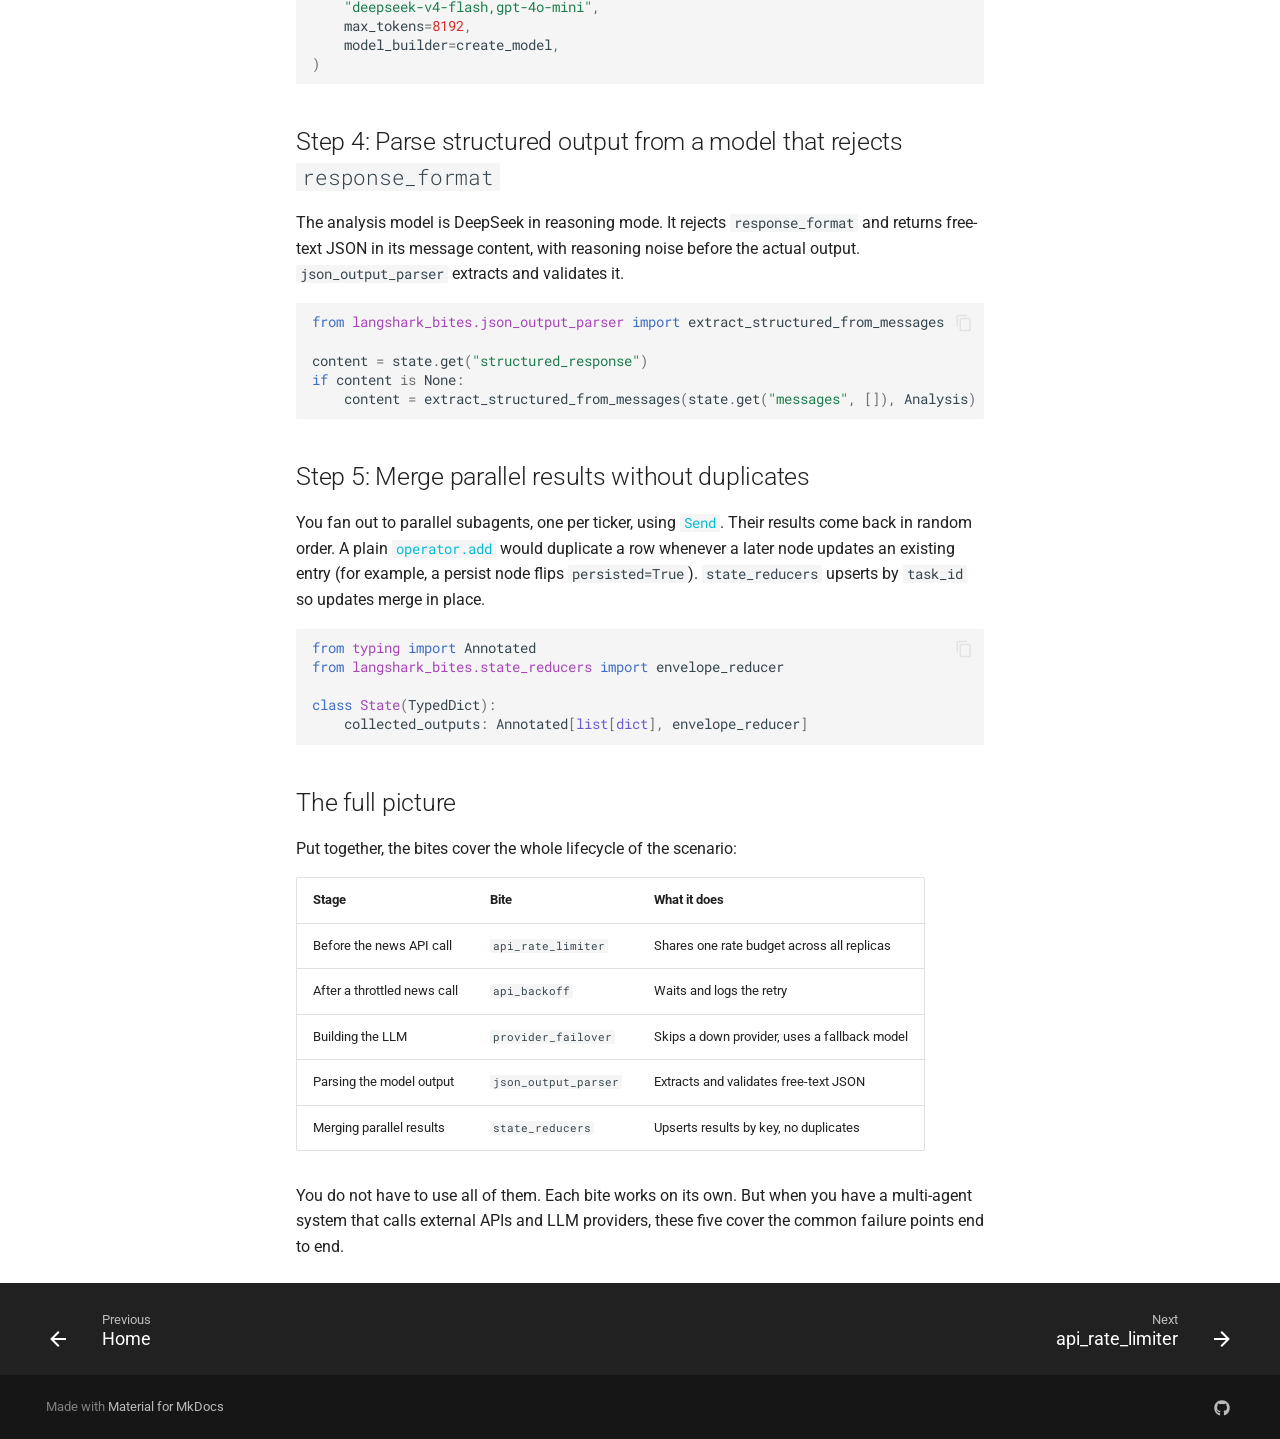
<file: combining/index.html>
<!doctype html>
<html lang="en" class="no-js">
  <head>
    
      <meta charset="utf-8">
      <meta name="viewport" content="width=device-width,initial-scale=1">
      
        <meta name="description" content="Bite-size add-ons and wrappers for building durable and scalable LangChain multi-agent solutions.">
      
      
      
        <link rel="canonical" href="https://stokomax.github.io/langshark-bites/combining/">
      
      
        <link rel="prev" href="..">
      
      
        <link rel="next" href="../api_rate_limiter/">
      
      
        
      
      
      <link rel="icon" href="../assets/images/favicon.png">
      <meta name="generator" content="mkdocs-1.6.1, mkdocs-material-9.7.7">
    
    
      
        <title>Combining the bites - langshark-bites</title>
      
    
    
      <link rel="stylesheet" href="../assets/stylesheets/main.ec1eaa64.min.css">
      
        
        <link rel="stylesheet" href="../assets/stylesheets/palette.ab4e12ef.min.css">
      
      


    
    
      
    
    
      
        
        
        <link rel="preconnect" href="https://fonts.gstatic.com" crossorigin>
        <link rel="stylesheet" href="https://fonts.googleapis.com/css?family=Roboto:300,300i,400,400i,700,700i%7CRoboto+Mono:400,400i,700,700i&display=fallback">
        <style>:root{--md-text-font:"Roboto";--md-code-font:"Roboto Mono"}</style>
      
    
    
      <link rel="stylesheet" href="../assets/_mkdocstrings.css">
    
      <link rel="stylesheet" href="../stylesheets/extra.css">
    
    <script>__md_scope=new URL("..",location),__md_hash=e=>[...e].reduce(((e,_)=>(e<<5)-e+_.charCodeAt(0)),0),__md_get=(e,_=localStorage,t=__md_scope)=>JSON.parse(_.getItem(t.pathname+"."+e)),__md_set=(e,_,t=localStorage,a=__md_scope)=>{try{t.setItem(a.pathname+"."+e,JSON.stringify(_))}catch(e){}}</script>
    
      

    
    
  </head>
  
  
    
    
      
    
    
    
    
    <body dir="ltr" data-md-color-scheme="default" data-md-color-primary="cyan" data-md-color-accent="indigo">
  
    
    <input class="md-toggle" data-md-toggle="drawer" type="checkbox" id="__drawer" autocomplete="off">
    <input class="md-toggle" data-md-toggle="search" type="checkbox" id="__search" autocomplete="off">
    <label class="md-overlay" for="__drawer"></label>
    <div data-md-component="skip">
      
        
        <a href="#combining-the-bites" class="md-skip">
          Skip to content
        </a>
      
    </div>
    <div data-md-component="announce">
      
    </div>
    
    
      

  

<header class="md-header md-header--shadow" data-md-component="header">
  <nav class="md-header__inner md-grid" aria-label="Header">
    <a href=".." title="langshark-bites" class="md-header__button md-logo" aria-label="langshark-bites" data-md-component="logo">
      
  
  <svg xmlns="http://www.w3.org/2000/svg" viewBox="0 0 24 24"><path d="M12 8a3 3 0 0 0 3-3 3 3 0 0 0-3-3 3 3 0 0 0-3 3 3 3 0 0 0 3 3m0 3.54C9.64 9.35 6.5 8 3 8v11c3.5 0 6.64 1.35 9 3.54 2.36-2.19 5.5-3.54 9-3.54V8c-3.5 0-6.64 1.35-9 3.54"/></svg>

    </a>
    <label class="md-header__button md-icon" for="__drawer">
      
      <svg xmlns="http://www.w3.org/2000/svg" viewBox="0 0 24 24"><path d="M3 6h18v2H3zm0 5h18v2H3zm0 5h18v2H3z"/></svg>
    </label>
    <div class="md-header__title" data-md-component="header-title">
      <div class="md-header__ellipsis">
        <div class="md-header__topic">
          <span class="md-ellipsis">
            langshark-bites
          </span>
        </div>
        <div class="md-header__topic" data-md-component="header-topic">
          <span class="md-ellipsis">
            
              Combining the bites
            
          </span>
        </div>
      </div>
    </div>
    
      
        <form class="md-header__option" data-md-component="palette">
  
    
    
    
    <input class="md-option" data-md-color-media="" data-md-color-scheme="default" data-md-color-primary="cyan" data-md-color-accent="indigo"  aria-label="Switch to dark mode"  type="radio" name="__palette" id="__palette_0">
    
      <label class="md-header__button md-icon" title="Switch to dark mode" for="__palette_1" hidden>
        <svg xmlns="http://www.w3.org/2000/svg" viewBox="0 0 24 24"><path d="M12 8a4 4 0 0 0-4 4 4 4 0 0 0 4 4 4 4 0 0 0 4-4 4 4 0 0 0-4-4m0 10a6 6 0 0 1-6-6 6 6 0 0 1 6-6 6 6 0 0 1 6 6 6 6 0 0 1-6 6m8-9.31V4h-4.69L12 .69 8.69 4H4v4.69L.69 12 4 15.31V20h4.69L12 23.31 15.31 20H20v-4.69L23.31 12z"/></svg>
      </label>
    
  
    
    
    
    <input class="md-option" data-md-color-media="" data-md-color-scheme="slate" data-md-color-primary="cyan" data-md-color-accent="indigo"  aria-label="Switch to light mode"  type="radio" name="__palette" id="__palette_1">
    
      <label class="md-header__button md-icon" title="Switch to light mode" for="__palette_0" hidden>
        <svg xmlns="http://www.w3.org/2000/svg" viewBox="0 0 24 24"><path d="M12 18c-.89 0-1.74-.2-2.5-.55C11.56 16.5 13 14.42 13 12s-1.44-4.5-3.5-5.45C10.26 6.2 11.11 6 12 6a6 6 0 0 1 6 6 6 6 0 0 1-6 6m8-9.31V4h-4.69L12 .69 8.69 4H4v4.69L.69 12 4 15.31V20h4.69L12 23.31 15.31 20H20v-4.69L23.31 12z"/></svg>
      </label>
    
  
</form>
      
    
    
      <script>var palette=__md_get("__palette");if(palette&&palette.color){if("(prefers-color-scheme)"===palette.color.media){var media=matchMedia("(prefers-color-scheme: light)"),input=document.querySelector(media.matches?"[data-md-color-media='(prefers-color-scheme: light)']":"[data-md-color-media='(prefers-color-scheme: dark)']");palette.color.media=input.getAttribute("data-md-color-media"),palette.color.scheme=input.getAttribute("data-md-color-scheme"),palette.color.primary=input.getAttribute("data-md-color-primary"),palette.color.accent=input.getAttribute("data-md-color-accent")}for(var[key,value]of Object.entries(palette.color))document.body.setAttribute("data-md-color-"+key,value)}</script>
    
    
    
      
      
        <label class="md-header__button md-icon" for="__search">
          
          <svg xmlns="http://www.w3.org/2000/svg" viewBox="0 0 24 24"><path d="M9.5 3A6.5 6.5 0 0 1 16 9.5c0 1.61-.59 3.09-1.56 4.23l.27.27h.79l5 5-1.5 1.5-5-5v-.79l-.27-.27A6.52 6.52 0 0 1 9.5 16 6.5 6.5 0 0 1 3 9.5 6.5 6.5 0 0 1 9.5 3m0 2C7 5 5 7 5 9.5S7 14 9.5 14 14 12 14 9.5 12 5 9.5 5"/></svg>
        </label>
        <div class="md-search" data-md-component="search" role="dialog">
  <label class="md-search__overlay" for="__search"></label>
  <div class="md-search__inner" role="search">
    <form class="md-search__form" name="search">
      <input type="text" class="md-search__input" name="query" aria-label="Search" placeholder="Search" autocapitalize="off" autocorrect="off" autocomplete="off" spellcheck="false" data-md-component="search-query" required>
      <label class="md-search__icon md-icon" for="__search">
        
        <svg xmlns="http://www.w3.org/2000/svg" viewBox="0 0 24 24"><path d="M9.5 3A6.5 6.5 0 0 1 16 9.5c0 1.61-.59 3.09-1.56 4.23l.27.27h.79l5 5-1.5 1.5-5-5v-.79l-.27-.27A6.52 6.52 0 0 1 9.5 16 6.5 6.5 0 0 1 3 9.5 6.5 6.5 0 0 1 9.5 3m0 2C7 5 5 7 5 9.5S7 14 9.5 14 14 12 14 9.5 12 5 9.5 5"/></svg>
        
        <svg xmlns="http://www.w3.org/2000/svg" viewBox="0 0 24 24"><path d="M20 11v2H8l5.5 5.5-1.42 1.42L4.16 12l7.92-7.92L13.5 5.5 8 11z"/></svg>
      </label>
      <nav class="md-search__options" aria-label="Search">
        
        <button type="reset" class="md-search__icon md-icon" title="Clear" aria-label="Clear" tabindex="-1">
          
          <svg xmlns="http://www.w3.org/2000/svg" viewBox="0 0 24 24"><path d="M19 6.41 17.59 5 12 10.59 6.41 5 5 6.41 10.59 12 5 17.59 6.41 19 12 13.41 17.59 19 19 17.59 13.41 12z"/></svg>
        </button>
      </nav>
      
        <div class="md-search__suggest" data-md-component="search-suggest"></div>
      
    </form>
    <div class="md-search__output">
      <div class="md-search__scrollwrap" tabindex="0" data-md-scrollfix>
        <div class="md-search-result" data-md-component="search-result">
          <div class="md-search-result__meta">
            Initializing search
          </div>
          <ol class="md-search-result__list" role="presentation"></ol>
        </div>
      </div>
    </div>
  </div>
</div>
      
    
    
      <div class="md-header__source">
        <a href="https://github.com/stokomax/langshark-bites" title="Go to repository" class="md-source" data-md-component="source">
  <div class="md-source__icon md-icon">
    
    <svg xmlns="http://www.w3.org/2000/svg" viewBox="0 0 448 512"><!--! Font Awesome Free 7.1.0 by @fontawesome - https://fontawesome.com License - https://fontawesome.com/license/free (Icons: CC BY 4.0, Fonts: SIL OFL 1.1, Code: MIT License) Copyright 2025 Fonticons, Inc.--><path d="M439.6 236.1 244 40.5c-5.4-5.5-12.8-8.5-20.4-8.5s-15 3-20.4 8.4L162.5 81l51.5 51.5c27.1-9.1 52.7 16.8 43.4 43.7l49.7 49.7c34.2-11.8 61.2 31 35.5 56.7-26.5 26.5-70.2-2.9-56-37.3L240.3 199v121.9c25.3 12.5 22.3 41.8 9.1 55-6.4 6.4-15.2 10.1-24.3 10.1s-17.8-3.6-24.3-10.1c-17.6-17.6-11.1-46.9 11.2-56v-123c-20.8-8.5-24.6-30.7-18.6-45L142.6 101 8.5 235.1C3 240.6 0 247.9 0 255.5s3 15 8.5 20.4l195.6 195.7c5.4 5.4 12.7 8.4 20.4 8.4s15-3 20.4-8.4l194.7-194.7c5.4-5.4 8.4-12.8 8.4-20.4s-3-15-8.4-20.4"/></svg>
  </div>
  <div class="md-source__repository">
    GitHub
  </div>
</a>
      </div>
    
  </nav>
  
</header>
    
    <div class="md-container" data-md-component="container">
      
      
        
          
        
      
      <main class="md-main" data-md-component="main">
        <div class="md-main__inner md-grid">
          
            
              
              <div class="md-sidebar md-sidebar--primary" data-md-component="sidebar" data-md-type="navigation" >
                <div class="md-sidebar__scrollwrap">
                  <div class="md-sidebar__inner">
                    



<nav class="md-nav md-nav--primary" aria-label="Navigation" data-md-level="0">
  <label class="md-nav__title" for="__drawer">
    <a href=".." title="langshark-bites" class="md-nav__button md-logo" aria-label="langshark-bites" data-md-component="logo">
      
  
  <svg xmlns="http://www.w3.org/2000/svg" viewBox="0 0 24 24"><path d="M12 8a3 3 0 0 0 3-3 3 3 0 0 0-3-3 3 3 0 0 0-3 3 3 3 0 0 0 3 3m0 3.54C9.64 9.35 6.5 8 3 8v11c3.5 0 6.64 1.35 9 3.54 2.36-2.19 5.5-3.54 9-3.54V8c-3.5 0-6.64 1.35-9 3.54"/></svg>

    </a>
    langshark-bites
  </label>
  
    <div class="md-nav__source">
      <a href="https://github.com/stokomax/langshark-bites" title="Go to repository" class="md-source" data-md-component="source">
  <div class="md-source__icon md-icon">
    
    <svg xmlns="http://www.w3.org/2000/svg" viewBox="0 0 448 512"><!--! Font Awesome Free 7.1.0 by @fontawesome - https://fontawesome.com License - https://fontawesome.com/license/free (Icons: CC BY 4.0, Fonts: SIL OFL 1.1, Code: MIT License) Copyright 2025 Fonticons, Inc.--><path d="M439.6 236.1 244 40.5c-5.4-5.5-12.8-8.5-20.4-8.5s-15 3-20.4 8.4L162.5 81l51.5 51.5c27.1-9.1 52.7 16.8 43.4 43.7l49.7 49.7c34.2-11.8 61.2 31 35.5 56.7-26.5 26.5-70.2-2.9-56-37.3L240.3 199v121.9c25.3 12.5 22.3 41.8 9.1 55-6.4 6.4-15.2 10.1-24.3 10.1s-17.8-3.6-24.3-10.1c-17.6-17.6-11.1-46.9 11.2-56v-123c-20.8-8.5-24.6-30.7-18.6-45L142.6 101 8.5 235.1C3 240.6 0 247.9 0 255.5s3 15 8.5 20.4l195.6 195.7c5.4 5.4 12.7 8.4 20.4 8.4s15-3 20.4-8.4l194.7-194.7c5.4-5.4 8.4-12.8 8.4-20.4s-3-15-8.4-20.4"/></svg>
  </div>
  <div class="md-source__repository">
    GitHub
  </div>
</a>
    </div>
  
  <ul class="md-nav__list" data-md-scrollfix>
    
      
      
  
  
  
  
    <li class="md-nav__item">
      <a href=".." class="md-nav__link">
        
  
  
  <span class="md-ellipsis">
    
  
    Home
  

    
  </span>
  
  

      </a>
    </li>
  

    
      
      
  
  
    
  
  
  
    <li class="md-nav__item md-nav__item--active">
      
      <input class="md-nav__toggle md-toggle" type="checkbox" id="__toc">
      
      
        
      
      
        <label class="md-nav__link md-nav__link--active" for="__toc">
          
  
  
  <span class="md-ellipsis">
    
  
    Combining the bites
  

    
  </span>
  
  

          <span class="md-nav__icon md-icon"></span>
        </label>
      
      <a href="./" class="md-nav__link md-nav__link--active">
        
  
  
  <span class="md-ellipsis">
    
  
    Combining the bites
  

    
  </span>
  
  

      </a>
      
        

<nav class="md-nav md-nav--secondary" aria-label="Table of contents">
  
  
  
    
  
  
    <label class="md-nav__title" for="__toc">
      <span class="md-nav__icon md-icon"></span>
      Table of contents
    </label>
    <ul class="md-nav__list" data-md-component="toc" data-md-scrollfix>
      
        <li class="md-nav__item">
  <a href="#the-scenario" class="md-nav__link">
    <span class="md-ellipsis">
      
        The scenario
      
    </span>
  </a>
  
</li>
      
        <li class="md-nav__item">
  <a href="#step-1-rate-limit-the-news-api-calls" class="md-nav__link">
    <span class="md-ellipsis">
      
        Step 1: Rate-limit the news API calls
      
    </span>
  </a>
  
</li>
      
        <li class="md-nav__item">
  <a href="#step-2-back-off-and-log-when-you-still-get-throttled" class="md-nav__link">
    <span class="md-ellipsis">
      
        Step 2: Back off and log when you still get throttled
      
    </span>
  </a>
  
</li>
      
        <li class="md-nav__item">
  <a href="#step-3-build-the-llm-with-a-fallback-chain" class="md-nav__link">
    <span class="md-ellipsis">
      
        Step 3: Build the LLM with a fallback chain
      
    </span>
  </a>
  
</li>
      
        <li class="md-nav__item">
  <a href="#step-4-parse-structured-output-from-a-model-that-rejects-response_format" class="md-nav__link">
    <span class="md-ellipsis">
      
        Step 4: Parse structured output from a model that rejects response_format
      
    </span>
  </a>
  
</li>
      
        <li class="md-nav__item">
  <a href="#step-5-merge-parallel-results-without-duplicates" class="md-nav__link">
    <span class="md-ellipsis">
      
        Step 5: Merge parallel results without duplicates
      
    </span>
  </a>
  
</li>
      
        <li class="md-nav__item">
  <a href="#the-full-picture" class="md-nav__link">
    <span class="md-ellipsis">
      
        The full picture
      
    </span>
  </a>
  
</li>
      
    </ul>
  
</nav>
      
    </li>
  

    
      
      
  
  
  
  
    
    
    
    
      
        
        
      
    
    
    <li class="md-nav__item md-nav__item--section md-nav__item--nested">
      
        
        
        <input class="md-nav__toggle md-toggle " type="checkbox" id="__nav_3" >
        
          
          <label class="md-nav__link" for="__nav_3" id="__nav_3_label" tabindex="">
            
  
  
  <span class="md-ellipsis">
    
  
    API Reference
  

    
  </span>
  
  

            <span class="md-nav__icon md-icon"></span>
          </label>
        
        <nav class="md-nav" data-md-level="1" aria-labelledby="__nav_3_label" aria-expanded="false">
          <label class="md-nav__title" for="__nav_3">
            <span class="md-nav__icon md-icon"></span>
            
  
    API Reference
  

          </label>
          <ul class="md-nav__list" data-md-scrollfix>
            
              
                
  
  
  
  
    <li class="md-nav__item">
      <a href="../api_rate_limiter/" class="md-nav__link">
        
  
  
  <span class="md-ellipsis">
    
  
    api_rate_limiter
  

    
  </span>
  
  

      </a>
    </li>
  

              
            
              
                
  
  
  
  
    <li class="md-nav__item">
      <a href="../api_backoff/" class="md-nav__link">
        
  
  
  <span class="md-ellipsis">
    
  
    api_backoff
  

    
  </span>
  
  

      </a>
    </li>
  

              
            
              
                
  
  
  
  
    <li class="md-nav__item">
      <a href="../provider_failover/" class="md-nav__link">
        
  
  
  <span class="md-ellipsis">
    
  
    provider_failover
  

    
  </span>
  
  

      </a>
    </li>
  

              
            
              
                
  
  
  
  
    <li class="md-nav__item">
      <a href="../json_output_parser/" class="md-nav__link">
        
  
  
  <span class="md-ellipsis">
    
  
    json_output_parser
  

    
  </span>
  
  

      </a>
    </li>
  

              
            
              
                
  
  
  
  
    <li class="md-nav__item">
      <a href="../state_reducers/" class="md-nav__link">
        
  
  
  <span class="md-ellipsis">
    
  
    state_reducers
  

    
  </span>
  
  

      </a>
    </li>
  

              
            
              
                
  
  
  
  
    <li class="md-nav__item">
      <a href="../observability/" class="md-nav__link">
        
  
  
  <span class="md-ellipsis">
    
  
    observability
  

    
  </span>
  
  

      </a>
    </li>
  

              
            
          </ul>
        </nav>
      
    </li>
  

    
  </ul>
</nav>
                  </div>
                </div>
              </div>
            
            
              
              <div class="md-sidebar md-sidebar--secondary" data-md-component="sidebar" data-md-type="toc" >
                <div class="md-sidebar__scrollwrap">
                  <div class="md-sidebar__inner">
                    

<nav class="md-nav md-nav--secondary" aria-label="Table of contents">
  
  
  
    
  
  
    <label class="md-nav__title" for="__toc">
      <span class="md-nav__icon md-icon"></span>
      Table of contents
    </label>
    <ul class="md-nav__list" data-md-component="toc" data-md-scrollfix>
      
        <li class="md-nav__item">
  <a href="#the-scenario" class="md-nav__link">
    <span class="md-ellipsis">
      
        The scenario
      
    </span>
  </a>
  
</li>
      
        <li class="md-nav__item">
  <a href="#step-1-rate-limit-the-news-api-calls" class="md-nav__link">
    <span class="md-ellipsis">
      
        Step 1: Rate-limit the news API calls
      
    </span>
  </a>
  
</li>
      
        <li class="md-nav__item">
  <a href="#step-2-back-off-and-log-when-you-still-get-throttled" class="md-nav__link">
    <span class="md-ellipsis">
      
        Step 2: Back off and log when you still get throttled
      
    </span>
  </a>
  
</li>
      
        <li class="md-nav__item">
  <a href="#step-3-build-the-llm-with-a-fallback-chain" class="md-nav__link">
    <span class="md-ellipsis">
      
        Step 3: Build the LLM with a fallback chain
      
    </span>
  </a>
  
</li>
      
        <li class="md-nav__item">
  <a href="#step-4-parse-structured-output-from-a-model-that-rejects-response_format" class="md-nav__link">
    <span class="md-ellipsis">
      
        Step 4: Parse structured output from a model that rejects response_format
      
    </span>
  </a>
  
</li>
      
        <li class="md-nav__item">
  <a href="#step-5-merge-parallel-results-without-duplicates" class="md-nav__link">
    <span class="md-ellipsis">
      
        Step 5: Merge parallel results without duplicates
      
    </span>
  </a>
  
</li>
      
        <li class="md-nav__item">
  <a href="#the-full-picture" class="md-nav__link">
    <span class="md-ellipsis">
      
        The full picture
      
    </span>
  </a>
  
</li>
      
    </ul>
  
</nav>
                  </div>
                </div>
              </div>
            
          
          
            <div class="md-content" data-md-component="content">
              
              <article class="md-content__inner md-typeset">
                
                  


  
  


<h1 id="combining-the-bites">Combining the bites<a class="headerlink" href="#combining-the-bites" title="Permanent link">&para;</a></h1>
<p>Each bite solves one problem on its own, but they are designed to work together. This page walks through one realistic scenario and shows where each bite fits.</p>
<h2 id="the-scenario">The scenario<a class="headerlink" href="#the-scenario" title="Permanent link">&para;</a></h2>
<p>You are building a market-analysis agent. It does the following:</p>
<ol>
<li>Fetches news for a set of tickers from an external news API.</li>
<li>Sends each ticker's news to an LLM to produce a structured analysis.</li>
<li>Fans out to parallel subagents, one per ticker, and collects their results into the graph state.</li>
</ol>
<p>This is a common multi-agent structure, and it hits every failure point the bites address.</p>
<h2 id="step-1-rate-limit-the-news-api-calls">Step 1: Rate-limit the news API calls<a class="headerlink" href="#step-1-rate-limit-the-news-api-calls" title="Permanent link">&para;</a></h2>
<p>The news API allows 100 requests per minute. You run three replicas of your agent server. A per-process limiter would let each replica make 100 requests per minute, so your effective rate is 300, and you get throttled.</p>
<p><code>api_rate_limiter</code> keeps the budget in Redis, shared across all replicas, so the three processes share one 100-per-minute budget.</p>
<div class="highlight"><pre><span></span><code><a id="__codelineno-0-1" name="__codelineno-0-1" href="#__codelineno-0-1"></a><span class="kn">from</span><span class="w"> </span><span class="nn">langshark_bites.api_rate_limiter</span><span class="w"> </span><span class="kn">import</span> <span class="n">RateLimiter</span><span class="p">,</span> <span class="n">rate_limited</span>
<a id="__codelineno-0-2" name="__codelineno-0-2" href="#__codelineno-0-2"></a>
<a id="__codelineno-0-3" name="__codelineno-0-3" href="#__codelineno-0-3"></a><span class="n">limiter</span> <span class="o">=</span> <span class="n">RateLimiter</span><span class="o">.</span><span class="n">from_env</span><span class="p">()</span>
<a id="__codelineno-0-4" name="__codelineno-0-4" href="#__codelineno-0-4"></a>
<a id="__codelineno-0-5" name="__codelineno-0-5" href="#__codelineno-0-5"></a><span class="nd">@rate_limited</span><span class="p">(</span><span class="n">limiter</span><span class="p">,</span> <span class="n">provider</span><span class="o">=</span><span class="s2">&quot;newsapi&quot;</span><span class="p">)</span>
<a id="__codelineno-0-6" name="__codelineno-0-6" href="#__codelineno-0-6"></a><span class="k">async</span> <span class="k">def</span><span class="w"> </span><span class="nf">fetch_news</span><span class="p">(</span><span class="n">ticker</span><span class="p">:</span> <span class="nb">str</span><span class="p">)</span> <span class="o">-&gt;</span> <span class="nb">str</span><span class="p">:</span>
<a id="__codelineno-0-7" name="__codelineno-0-7" href="#__codelineno-0-7"></a>    <span class="o">...</span>
</code></pre></div>
<h2 id="step-2-back-off-and-log-when-you-still-get-throttled">Step 2: Back off and log when you still get throttled<a class="headerlink" href="#step-2-back-off-and-log-when-you-still-get-throttled" title="Permanent link">&para;</a></h2>
<p>Even with rate limiting, you can still get a 429. For example, the news API has a separate global limit you cannot predict. When that happens, you retry, and <code>api_backoff</code> makes the wait visible in the logs.</p>
<div class="highlight"><pre><span></span><code><a id="__codelineno-1-1" name="__codelineno-1-1" href="#__codelineno-1-1"></a><span class="kn">from</span><span class="w"> </span><span class="nn">langshark_bites.api_backoff</span><span class="w"> </span><span class="kn">import</span> <span class="n">async_backoff</span>
<a id="__codelineno-1-2" name="__codelineno-1-2" href="#__codelineno-1-2"></a>
<a id="__codelineno-1-3" name="__codelineno-1-3" href="#__codelineno-1-3"></a><span class="k">async</span> <span class="k">def</span><span class="w"> </span><span class="nf">fetch_news_with_retry</span><span class="p">(</span><span class="n">ticker</span><span class="p">:</span> <span class="nb">str</span><span class="p">)</span> <span class="o">-&gt;</span> <span class="nb">str</span><span class="p">:</span>
<a id="__codelineno-1-4" name="__codelineno-1-4" href="#__codelineno-1-4"></a>    <span class="k">for</span> <span class="n">attempt</span> <span class="ow">in</span> <span class="nb">range</span><span class="p">(</span><span class="mi">1</span><span class="p">,</span> <span class="mi">4</span><span class="p">):</span>
<a id="__codelineno-1-5" name="__codelineno-1-5" href="#__codelineno-1-5"></a>        <span class="k">try</span><span class="p">:</span>
<a id="__codelineno-1-6" name="__codelineno-1-6" href="#__codelineno-1-6"></a>            <span class="k">return</span> <span class="k">await</span> <span class="n">fetch_news</span><span class="p">(</span><span class="n">ticker</span><span class="p">)</span>
<a id="__codelineno-1-7" name="__codelineno-1-7" href="#__codelineno-1-7"></a>        <span class="k">except</span> <span class="n">ThrottledError</span><span class="p">:</span>
<a id="__codelineno-1-8" name="__codelineno-1-8" href="#__codelineno-1-8"></a>            <span class="k">await</span> <span class="n">async_backoff</span><span class="p">(</span><span class="mi">2</span> <span class="o">**</span> <span class="n">attempt</span><span class="p">,</span> <span class="n">context</span><span class="o">=</span><span class="sa">f</span><span class="s2">&quot;newsapi retry </span><span class="si">{</span><span class="n">attempt</span><span class="si">}</span><span class="s2">/3&quot;</span><span class="p">)</span>
</code></pre></div>
<p><code>api_rate_limiter</code> reduces how often you hit the limit. <code>api_backoff</code> handles the residual cases where you still get throttled. They are two halves of the same concern.</p>
<h2 id="step-3-build-the-llm-with-a-fallback-chain">Step 3: Build the LLM with a fallback chain<a class="headerlink" href="#step-3-build-the-llm-with-a-fallback-chain" title="Permanent link">&para;</a></h2>
<p>The analysis step calls an LLM provider. If that provider's credit runs out, every call wastes a round trip. <code>provider_failover</code> builds the model with a fallback chain, so a failed provider is skipped and a fallback model is used automatically.</p>
<div class="highlight"><pre><span></span><code><a id="__codelineno-2-1" name="__codelineno-2-1" href="#__codelineno-2-1"></a><span class="kn">from</span><span class="w"> </span><span class="nn">langshark_bites.provider_failover</span><span class="w"> </span><span class="kn">import</span> <span class="n">model_with_fallbacks</span>
<a id="__codelineno-2-2" name="__codelineno-2-2" href="#__codelineno-2-2"></a>
<a id="__codelineno-2-3" name="__codelineno-2-3" href="#__codelineno-2-3"></a><span class="n">model</span> <span class="o">=</span> <span class="n">model_with_fallbacks</span><span class="p">(</span>
<a id="__codelineno-2-4" name="__codelineno-2-4" href="#__codelineno-2-4"></a>    <span class="s2">&quot;claude-sonnet-4-5&quot;</span><span class="p">,</span>
<a id="__codelineno-2-5" name="__codelineno-2-5" href="#__codelineno-2-5"></a>    <span class="s2">&quot;deepseek-v4-flash,gpt-4o-mini&quot;</span><span class="p">,</span>
<a id="__codelineno-2-6" name="__codelineno-2-6" href="#__codelineno-2-6"></a>    <span class="n">max_tokens</span><span class="o">=</span><span class="mi">8192</span><span class="p">,</span>
<a id="__codelineno-2-7" name="__codelineno-2-7" href="#__codelineno-2-7"></a>    <span class="n">model_builder</span><span class="o">=</span><span class="n">create_model</span><span class="p">,</span>
<a id="__codelineno-2-8" name="__codelineno-2-8" href="#__codelineno-2-8"></a><span class="p">)</span>
</code></pre></div>
<h2 id="step-4-parse-structured-output-from-a-model-that-rejects-response_format">Step 4: Parse structured output from a model that rejects <code>response_format</code><a class="headerlink" href="#step-4-parse-structured-output-from-a-model-that-rejects-response_format" title="Permanent link">&para;</a></h2>
<p>The analysis model is DeepSeek in reasoning mode. It rejects <code>response_format</code> and returns free-text JSON in its message content, with reasoning noise before the actual output. <code>json_output_parser</code> extracts and validates it.</p>
<div class="highlight"><pre><span></span><code><a id="__codelineno-3-1" name="__codelineno-3-1" href="#__codelineno-3-1"></a><span class="kn">from</span><span class="w"> </span><span class="nn">langshark_bites.json_output_parser</span><span class="w"> </span><span class="kn">import</span> <span class="n">extract_structured_from_messages</span>
<a id="__codelineno-3-2" name="__codelineno-3-2" href="#__codelineno-3-2"></a>
<a id="__codelineno-3-3" name="__codelineno-3-3" href="#__codelineno-3-3"></a><span class="n">content</span> <span class="o">=</span> <span class="n">state</span><span class="o">.</span><span class="n">get</span><span class="p">(</span><span class="s2">&quot;structured_response&quot;</span><span class="p">)</span>
<a id="__codelineno-3-4" name="__codelineno-3-4" href="#__codelineno-3-4"></a><span class="k">if</span> <span class="n">content</span> <span class="ow">is</span> <span class="kc">None</span><span class="p">:</span>
<a id="__codelineno-3-5" name="__codelineno-3-5" href="#__codelineno-3-5"></a>    <span class="n">content</span> <span class="o">=</span> <span class="n">extract_structured_from_messages</span><span class="p">(</span><span class="n">state</span><span class="o">.</span><span class="n">get</span><span class="p">(</span><span class="s2">&quot;messages&quot;</span><span class="p">,</span> <span class="p">[]),</span> <span class="n">Analysis</span><span class="p">)</span>
</code></pre></div>
<h2 id="step-5-merge-parallel-results-without-duplicates">Step 5: Merge parallel results without duplicates<a class="headerlink" href="#step-5-merge-parallel-results-without-duplicates" title="Permanent link">&para;</a></h2>
<p>You fan out to parallel subagents, one per ticker, using <a href="https://docs.langchain.com/oss/python/langgraph/reference/types#langgraph.types.Send"><code>Send</code></a>. Their results come back in random order. A plain <a href="https://docs.python.org/3/library/operator.html#operator.add"><code>operator.add</code></a> would duplicate a row whenever a later node updates an existing entry (for example, a persist node flips <code>persisted=True</code>). <code>state_reducers</code> upserts by <code>task_id</code> so updates merge in place.</p>
<div class="highlight"><pre><span></span><code><a id="__codelineno-4-1" name="__codelineno-4-1" href="#__codelineno-4-1"></a><span class="kn">from</span><span class="w"> </span><span class="nn">typing</span><span class="w"> </span><span class="kn">import</span> <span class="n">Annotated</span>
<a id="__codelineno-4-2" name="__codelineno-4-2" href="#__codelineno-4-2"></a><span class="kn">from</span><span class="w"> </span><span class="nn">langshark_bites.state_reducers</span><span class="w"> </span><span class="kn">import</span> <span class="n">envelope_reducer</span>
<a id="__codelineno-4-3" name="__codelineno-4-3" href="#__codelineno-4-3"></a>
<a id="__codelineno-4-4" name="__codelineno-4-4" href="#__codelineno-4-4"></a><span class="k">class</span><span class="w"> </span><span class="nc">State</span><span class="p">(</span><span class="n">TypedDict</span><span class="p">):</span>
<a id="__codelineno-4-5" name="__codelineno-4-5" href="#__codelineno-4-5"></a>    <span class="n">collected_outputs</span><span class="p">:</span> <span class="n">Annotated</span><span class="p">[</span><span class="nb">list</span><span class="p">[</span><span class="nb">dict</span><span class="p">],</span> <span class="n">envelope_reducer</span><span class="p">]</span>
</code></pre></div>
<h2 id="the-full-picture">The full picture<a class="headerlink" href="#the-full-picture" title="Permanent link">&para;</a></h2>
<p>Put together, the bites cover the whole lifecycle of the scenario:</p>
<table>
<thead>
<tr>
<th>Stage</th>
<th>Bite</th>
<th>What it does</th>
</tr>
</thead>
<tbody>
<tr>
<td>Before the news API call</td>
<td><code>api_rate_limiter</code></td>
<td>Shares one rate budget across all replicas</td>
</tr>
<tr>
<td>After a throttled news call</td>
<td><code>api_backoff</code></td>
<td>Waits and logs the retry</td>
</tr>
<tr>
<td>Building the LLM</td>
<td><code>provider_failover</code></td>
<td>Skips a down provider, uses a fallback model</td>
</tr>
<tr>
<td>Parsing the model output</td>
<td><code>json_output_parser</code></td>
<td>Extracts and validates free-text JSON</td>
</tr>
<tr>
<td>Merging parallel results</td>
<td><code>state_reducers</code></td>
<td>Upserts results by key, no duplicates</td>
</tr>
</tbody>
</table>
<p>You do not have to use all of them. Each bite works on its own. But when you have a multi-agent system that calls external APIs and LLM providers, these five cover the common failure points end to end.</p>












                
              </article>
            </div>
          
          
<script>var target=document.getElementById(location.hash.slice(1));target&&target.name&&(target.checked=target.name.startsWith("__tabbed_"))</script>
        </div>
        
          <button type="button" class="md-top md-icon" data-md-component="top" hidden>
  
  <svg xmlns="http://www.w3.org/2000/svg" viewBox="0 0 24 24"><path d="M13 20h-2V8l-5.5 5.5-1.42-1.42L12 4.16l7.92 7.92-1.42 1.42L13 8z"/></svg>
  Back to top
</button>
        
      </main>
      
        <footer class="md-footer">
  
    
      
      <nav class="md-footer__inner md-grid" aria-label="Footer" >
        
          
          <a href=".." class="md-footer__link md-footer__link--prev" aria-label="Previous: Home">
            <div class="md-footer__button md-icon">
              
              <svg xmlns="http://www.w3.org/2000/svg" viewBox="0 0 24 24"><path d="M20 11v2H8l5.5 5.5-1.42 1.42L4.16 12l7.92-7.92L13.5 5.5 8 11z"/></svg>
            </div>
            <div class="md-footer__title">
              <span class="md-footer__direction">
                Previous
              </span>
              <div class="md-ellipsis">
                Home
              </div>
            </div>
          </a>
        
        
          
          <a href="../api_rate_limiter/" class="md-footer__link md-footer__link--next" aria-label="Next: api_rate_limiter">
            <div class="md-footer__title">
              <span class="md-footer__direction">
                Next
              </span>
              <div class="md-ellipsis">
                api_rate_limiter
              </div>
            </div>
            <div class="md-footer__button md-icon">
              
              <svg xmlns="http://www.w3.org/2000/svg" viewBox="0 0 24 24"><path d="M4 11v2h12l-5.5 5.5 1.42 1.42L19.84 12l-7.92-7.92L10.5 5.5 16 11z"/></svg>
            </div>
          </a>
        
      </nav>
    
  
  <div class="md-footer-meta md-typeset">
    <div class="md-footer-meta__inner md-grid">
      <div class="md-copyright">
  
  
    Made with
    <a href="https://squidfunk.github.io/mkdocs-material/" target="_blank" rel="noopener">
      Material for MkDocs
    </a>
  
</div>
      
        
<div class="md-social">
  
    
    
    
    
      
      
    
    <a href="https://github.com/stokomax/langshark-bites" target="_blank" rel="noopener" title="github.com" class="md-social__link">
      <svg xmlns="http://www.w3.org/2000/svg" viewBox="0 0 512 512"><!--! Font Awesome Free 7.1.0 by @fontawesome - https://fontawesome.com License - https://fontawesome.com/license/free (Icons: CC BY 4.0, Fonts: SIL OFL 1.1, Code: MIT License) Copyright 2025 Fonticons, Inc.--><path d="M173.9 397.4c0 2-2.3 3.6-5.2 3.6-3.3.3-5.6-1.3-5.6-3.6 0-2 2.3-3.6 5.2-3.6 3-.3 5.6 1.3 5.6 3.6m-31.1-4.5c-.7 2 1.3 4.3 4.3 4.9 2.6 1 5.6 0 6.2-2s-1.3-4.3-4.3-5.2c-2.6-.7-5.5.3-6.2 2.3m44.2-1.7c-2.9.7-4.9 2.6-4.6 4.9.3 2 2.9 3.3 5.9 2.6 2.9-.7 4.9-2.6 4.6-4.6-.3-1.9-3-3.2-5.9-2.9M252.8 8C114.1 8 8 113.3 8 252c0 110.9 69.8 205.8 169.5 239.2 12.8 2.3 17.3-5.6 17.3-12.1 0-6.2-.3-40.4-.3-61.4 0 0-70 15-84.7-29.8 0 0-11.4-29.1-27.8-36.6 0 0-22.9-15.7 1.6-15.4 0 0 24.9 2 38.6 25.8 21.9 38.6 58.6 27.5 72.9 20.9 2.3-16 8.8-27.1 16-33.7-55.9-6.2-112.3-14.3-112.3-110.5 0-27.5 7.6-41.3 23.6-58.9-2.6-6.5-11.1-33.3 2.6-67.9 20.9-6.5 69 27 69 27 20-5.6 41.5-8.5 62.8-8.5s42.8 2.9 62.8 8.5c0 0 48.1-33.6 69-27 13.7 34.7 5.2 61.4 2.6 67.9 16 17.7 25.8 31.5 25.8 58.9 0 96.5-58.9 104.2-114.8 110.5 9.2 7.9 17 22.9 17 46.4 0 33.7-.3 75.4-.3 83.6 0 6.5 4.6 14.4 17.3 12.1C436.2 457.8 504 362.9 504 252 504 113.3 391.5 8 252.8 8M105.2 352.9c-1.3 1-1 3.3.7 5.2 1.6 1.6 3.9 2.3 5.2 1 1.3-1 1-3.3-.7-5.2-1.6-1.6-3.9-2.3-5.2-1m-10.8-8.1c-.7 1.3.3 2.9 2.3 3.9 1.6 1 3.6.7 4.3-.7.7-1.3-.3-2.9-2.3-3.9-2-.6-3.6-.3-4.3.7m32.4 35.6c-1.6 1.3-1 4.3 1.3 6.2 2.3 2.3 5.2 2.6 6.5 1 1.3-1.3.7-4.3-1.3-6.2-2.2-2.3-5.2-2.6-6.5-1m-11.4-14.7c-1.6 1-1.6 3.6 0 5.9s4.3 3.3 5.6 2.3c1.6-1.3 1.6-3.9 0-6.2-1.4-2.3-4-3.3-5.6-2"/></svg>
    </a>
  
</div>
      
    </div>
  </div>
</footer>
      
    </div>
    <div class="md-dialog" data-md-component="dialog">
      <div class="md-dialog__inner md-typeset"></div>
    </div>
    
    
    
      
      
      <script id="__config" type="application/json">{"annotate": null, "base": "..", "features": ["navigation.sections", "navigation.top", "navigation.footer", "search.suggest", "search.highlight", "content.code.copy", "content.code.annotate"], "search": "../assets/javascripts/workers/search.2c215733.min.js", "tags": null, "translations": {"clipboard.copied": "Copied to clipboard", "clipboard.copy": "Copy to clipboard", "search.result.more.one": "1 more on this page", "search.result.more.other": "# more on this page", "search.result.none": "No matching documents", "search.result.one": "1 matching document", "search.result.other": "# matching documents", "search.result.placeholder": "Type to start searching", "search.result.term.missing": "Missing", "select.version": "Select version"}, "version": null}</script>
    
    
      <script src="../assets/javascripts/bundle.d7400e89.min.js"></script>
      
    
  </body>
</html>
</file>
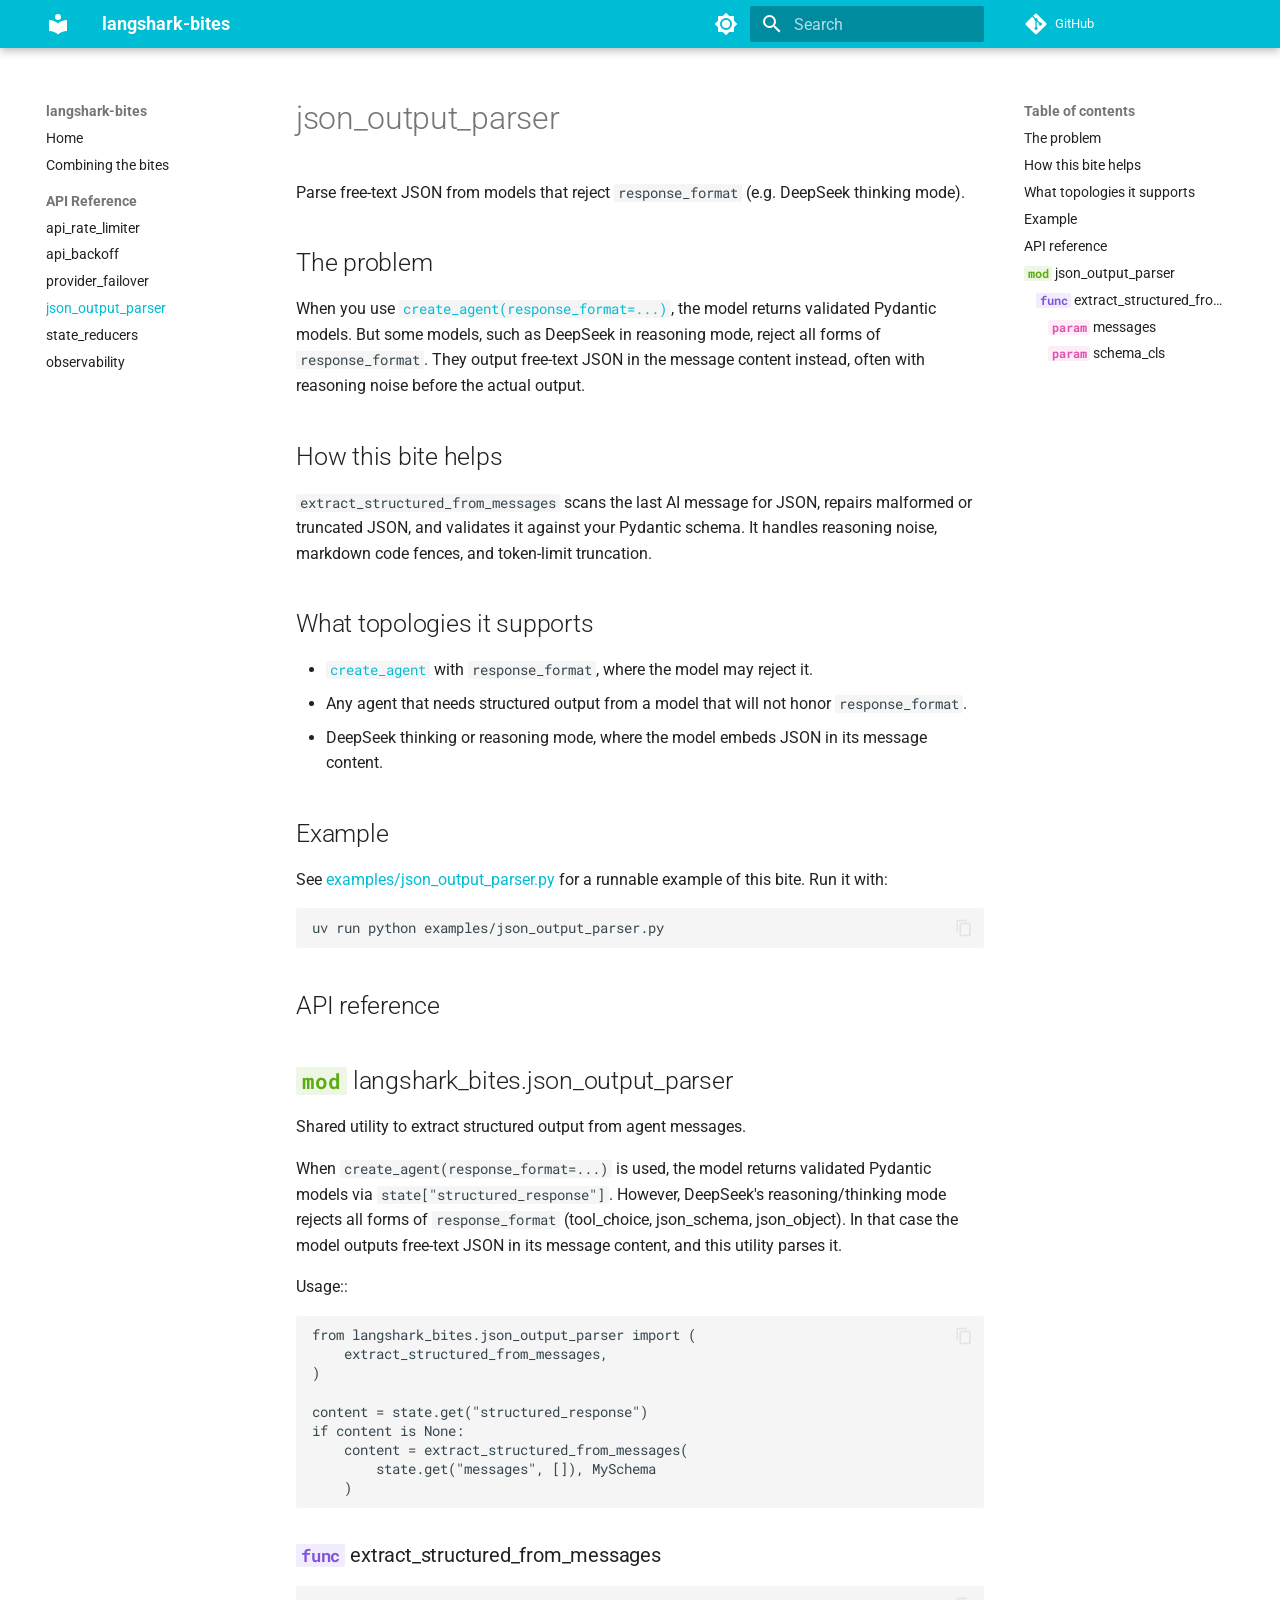
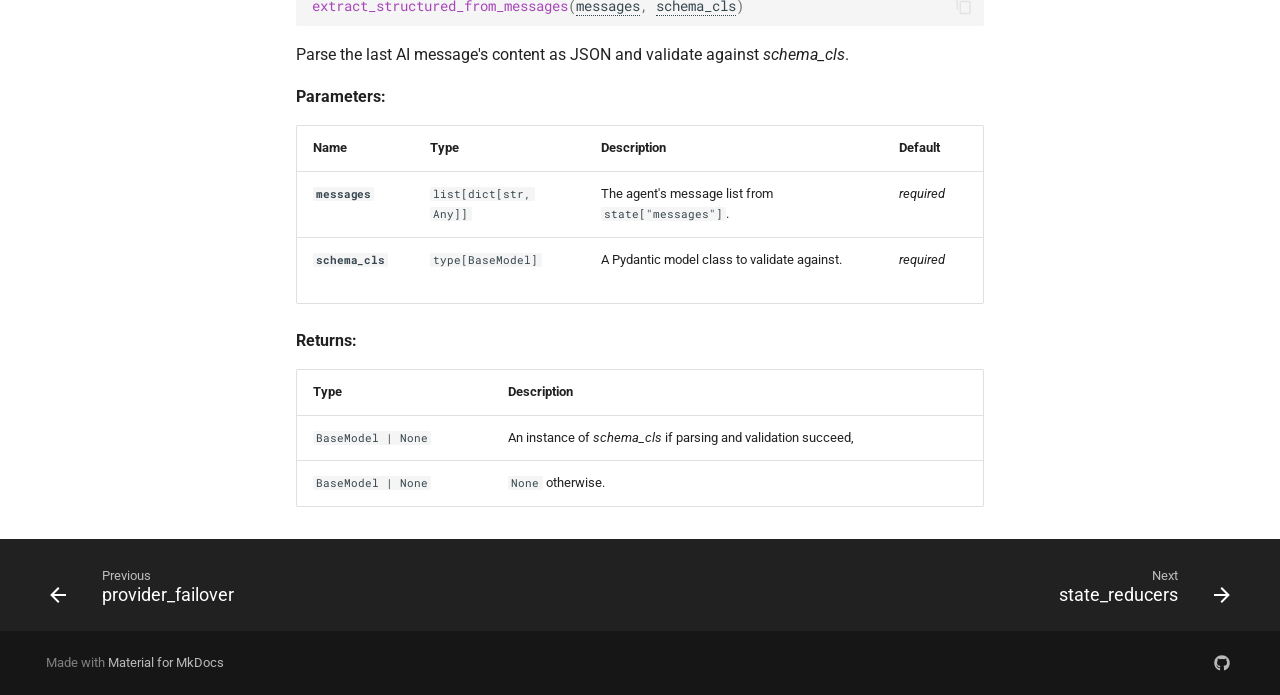
<file: json_output_parser/index.html>
<!doctype html>
<html lang="en" class="no-js">
  <head>
    
      <meta charset="utf-8">
      <meta name="viewport" content="width=device-width,initial-scale=1">
      
        <meta name="description" content="Bite-size add-ons and wrappers for building durable and scalable LangChain multi-agent solutions.">
      
      
      
        <link rel="canonical" href="https://stokomax.github.io/langshark-bites/json_output_parser/">
      
      
        <link rel="prev" href="../provider_failover/">
      
      
        <link rel="next" href="../state_reducers/">
      
      
        
      
      
      <link rel="icon" href="../assets/images/favicon.png">
      <meta name="generator" content="mkdocs-1.6.1, mkdocs-material-9.7.7">
    
    
      
        <title>json_output_parser - langshark-bites</title>
      
    
    
      <link rel="stylesheet" href="../assets/stylesheets/main.ec1eaa64.min.css">
      
        
        <link rel="stylesheet" href="../assets/stylesheets/palette.ab4e12ef.min.css">
      
      


    
    
      
    
    
      
        
        
        <link rel="preconnect" href="https://fonts.gstatic.com" crossorigin>
        <link rel="stylesheet" href="https://fonts.googleapis.com/css?family=Roboto:300,300i,400,400i,700,700i%7CRoboto+Mono:400,400i,700,700i&display=fallback">
        <style>:root{--md-text-font:"Roboto";--md-code-font:"Roboto Mono"}</style>
      
    
    
      <link rel="stylesheet" href="../assets/_mkdocstrings.css">
    
      <link rel="stylesheet" href="../stylesheets/extra.css">
    
    <script>__md_scope=new URL("..",location),__md_hash=e=>[...e].reduce(((e,_)=>(e<<5)-e+_.charCodeAt(0)),0),__md_get=(e,_=localStorage,t=__md_scope)=>JSON.parse(_.getItem(t.pathname+"."+e)),__md_set=(e,_,t=localStorage,a=__md_scope)=>{try{t.setItem(a.pathname+"."+e,JSON.stringify(_))}catch(e){}}</script>
    
      

    
    
  </head>
  
  
    
    
      
    
    
    
    
    <body dir="ltr" data-md-color-scheme="default" data-md-color-primary="cyan" data-md-color-accent="indigo">
  
    
    <input class="md-toggle" data-md-toggle="drawer" type="checkbox" id="__drawer" autocomplete="off">
    <input class="md-toggle" data-md-toggle="search" type="checkbox" id="__search" autocomplete="off">
    <label class="md-overlay" for="__drawer"></label>
    <div data-md-component="skip">
      
        
        <a href="#json_output_parser" class="md-skip">
          Skip to content
        </a>
      
    </div>
    <div data-md-component="announce">
      
    </div>
    
    
      

  

<header class="md-header md-header--shadow" data-md-component="header">
  <nav class="md-header__inner md-grid" aria-label="Header">
    <a href=".." title="langshark-bites" class="md-header__button md-logo" aria-label="langshark-bites" data-md-component="logo">
      
  
  <svg xmlns="http://www.w3.org/2000/svg" viewBox="0 0 24 24"><path d="M12 8a3 3 0 0 0 3-3 3 3 0 0 0-3-3 3 3 0 0 0-3 3 3 3 0 0 0 3 3m0 3.54C9.64 9.35 6.5 8 3 8v11c3.5 0 6.64 1.35 9 3.54 2.36-2.19 5.5-3.54 9-3.54V8c-3.5 0-6.64 1.35-9 3.54"/></svg>

    </a>
    <label class="md-header__button md-icon" for="__drawer">
      
      <svg xmlns="http://www.w3.org/2000/svg" viewBox="0 0 24 24"><path d="M3 6h18v2H3zm0 5h18v2H3zm0 5h18v2H3z"/></svg>
    </label>
    <div class="md-header__title" data-md-component="header-title">
      <div class="md-header__ellipsis">
        <div class="md-header__topic">
          <span class="md-ellipsis">
            langshark-bites
          </span>
        </div>
        <div class="md-header__topic" data-md-component="header-topic">
          <span class="md-ellipsis">
            
              json_output_parser
            
          </span>
        </div>
      </div>
    </div>
    
      
        <form class="md-header__option" data-md-component="palette">
  
    
    
    
    <input class="md-option" data-md-color-media="" data-md-color-scheme="default" data-md-color-primary="cyan" data-md-color-accent="indigo"  aria-label="Switch to dark mode"  type="radio" name="__palette" id="__palette_0">
    
      <label class="md-header__button md-icon" title="Switch to dark mode" for="__palette_1" hidden>
        <svg xmlns="http://www.w3.org/2000/svg" viewBox="0 0 24 24"><path d="M12 8a4 4 0 0 0-4 4 4 4 0 0 0 4 4 4 4 0 0 0 4-4 4 4 0 0 0-4-4m0 10a6 6 0 0 1-6-6 6 6 0 0 1 6-6 6 6 0 0 1 6 6 6 6 0 0 1-6 6m8-9.31V4h-4.69L12 .69 8.69 4H4v4.69L.69 12 4 15.31V20h4.69L12 23.31 15.31 20H20v-4.69L23.31 12z"/></svg>
      </label>
    
  
    
    
    
    <input class="md-option" data-md-color-media="" data-md-color-scheme="slate" data-md-color-primary="cyan" data-md-color-accent="indigo"  aria-label="Switch to light mode"  type="radio" name="__palette" id="__palette_1">
    
      <label class="md-header__button md-icon" title="Switch to light mode" for="__palette_0" hidden>
        <svg xmlns="http://www.w3.org/2000/svg" viewBox="0 0 24 24"><path d="M12 18c-.89 0-1.74-.2-2.5-.55C11.56 16.5 13 14.42 13 12s-1.44-4.5-3.5-5.45C10.26 6.2 11.11 6 12 6a6 6 0 0 1 6 6 6 6 0 0 1-6 6m8-9.31V4h-4.69L12 .69 8.69 4H4v4.69L.69 12 4 15.31V20h4.69L12 23.31 15.31 20H20v-4.69L23.31 12z"/></svg>
      </label>
    
  
</form>
      
    
    
      <script>var palette=__md_get("__palette");if(palette&&palette.color){if("(prefers-color-scheme)"===palette.color.media){var media=matchMedia("(prefers-color-scheme: light)"),input=document.querySelector(media.matches?"[data-md-color-media='(prefers-color-scheme: light)']":"[data-md-color-media='(prefers-color-scheme: dark)']");palette.color.media=input.getAttribute("data-md-color-media"),palette.color.scheme=input.getAttribute("data-md-color-scheme"),palette.color.primary=input.getAttribute("data-md-color-primary"),palette.color.accent=input.getAttribute("data-md-color-accent")}for(var[key,value]of Object.entries(palette.color))document.body.setAttribute("data-md-color-"+key,value)}</script>
    
    
    
      
      
        <label class="md-header__button md-icon" for="__search">
          
          <svg xmlns="http://www.w3.org/2000/svg" viewBox="0 0 24 24"><path d="M9.5 3A6.5 6.5 0 0 1 16 9.5c0 1.61-.59 3.09-1.56 4.23l.27.27h.79l5 5-1.5 1.5-5-5v-.79l-.27-.27A6.52 6.52 0 0 1 9.5 16 6.5 6.5 0 0 1 3 9.5 6.5 6.5 0 0 1 9.5 3m0 2C7 5 5 7 5 9.5S7 14 9.5 14 14 12 14 9.5 12 5 9.5 5"/></svg>
        </label>
        <div class="md-search" data-md-component="search" role="dialog">
  <label class="md-search__overlay" for="__search"></label>
  <div class="md-search__inner" role="search">
    <form class="md-search__form" name="search">
      <input type="text" class="md-search__input" name="query" aria-label="Search" placeholder="Search" autocapitalize="off" autocorrect="off" autocomplete="off" spellcheck="false" data-md-component="search-query" required>
      <label class="md-search__icon md-icon" for="__search">
        
        <svg xmlns="http://www.w3.org/2000/svg" viewBox="0 0 24 24"><path d="M9.5 3A6.5 6.5 0 0 1 16 9.5c0 1.61-.59 3.09-1.56 4.23l.27.27h.79l5 5-1.5 1.5-5-5v-.79l-.27-.27A6.52 6.52 0 0 1 9.5 16 6.5 6.5 0 0 1 3 9.5 6.5 6.5 0 0 1 9.5 3m0 2C7 5 5 7 5 9.5S7 14 9.5 14 14 12 14 9.5 12 5 9.5 5"/></svg>
        
        <svg xmlns="http://www.w3.org/2000/svg" viewBox="0 0 24 24"><path d="M20 11v2H8l5.5 5.5-1.42 1.42L4.16 12l7.92-7.92L13.5 5.5 8 11z"/></svg>
      </label>
      <nav class="md-search__options" aria-label="Search">
        
        <button type="reset" class="md-search__icon md-icon" title="Clear" aria-label="Clear" tabindex="-1">
          
          <svg xmlns="http://www.w3.org/2000/svg" viewBox="0 0 24 24"><path d="M19 6.41 17.59 5 12 10.59 6.41 5 5 6.41 10.59 12 5 17.59 6.41 19 12 13.41 17.59 19 19 17.59 13.41 12z"/></svg>
        </button>
      </nav>
      
        <div class="md-search__suggest" data-md-component="search-suggest"></div>
      
    </form>
    <div class="md-search__output">
      <div class="md-search__scrollwrap" tabindex="0" data-md-scrollfix>
        <div class="md-search-result" data-md-component="search-result">
          <div class="md-search-result__meta">
            Initializing search
          </div>
          <ol class="md-search-result__list" role="presentation"></ol>
        </div>
      </div>
    </div>
  </div>
</div>
      
    
    
      <div class="md-header__source">
        <a href="https://github.com/stokomax/langshark-bites" title="Go to repository" class="md-source" data-md-component="source">
  <div class="md-source__icon md-icon">
    
    <svg xmlns="http://www.w3.org/2000/svg" viewBox="0 0 448 512"><!--! Font Awesome Free 7.1.0 by @fontawesome - https://fontawesome.com License - https://fontawesome.com/license/free (Icons: CC BY 4.0, Fonts: SIL OFL 1.1, Code: MIT License) Copyright 2025 Fonticons, Inc.--><path d="M439.6 236.1 244 40.5c-5.4-5.5-12.8-8.5-20.4-8.5s-15 3-20.4 8.4L162.5 81l51.5 51.5c27.1-9.1 52.7 16.8 43.4 43.7l49.7 49.7c34.2-11.8 61.2 31 35.5 56.7-26.5 26.5-70.2-2.9-56-37.3L240.3 199v121.9c25.3 12.5 22.3 41.8 9.1 55-6.4 6.4-15.2 10.1-24.3 10.1s-17.8-3.6-24.3-10.1c-17.6-17.6-11.1-46.9 11.2-56v-123c-20.8-8.5-24.6-30.7-18.6-45L142.6 101 8.5 235.1C3 240.6 0 247.9 0 255.5s3 15 8.5 20.4l195.6 195.7c5.4 5.4 12.7 8.4 20.4 8.4s15-3 20.4-8.4l194.7-194.7c5.4-5.4 8.4-12.8 8.4-20.4s-3-15-8.4-20.4"/></svg>
  </div>
  <div class="md-source__repository">
    GitHub
  </div>
</a>
      </div>
    
  </nav>
  
</header>
    
    <div class="md-container" data-md-component="container">
      
      
        
          
        
      
      <main class="md-main" data-md-component="main">
        <div class="md-main__inner md-grid">
          
            
              
              <div class="md-sidebar md-sidebar--primary" data-md-component="sidebar" data-md-type="navigation" >
                <div class="md-sidebar__scrollwrap">
                  <div class="md-sidebar__inner">
                    



<nav class="md-nav md-nav--primary" aria-label="Navigation" data-md-level="0">
  <label class="md-nav__title" for="__drawer">
    <a href=".." title="langshark-bites" class="md-nav__button md-logo" aria-label="langshark-bites" data-md-component="logo">
      
  
  <svg xmlns="http://www.w3.org/2000/svg" viewBox="0 0 24 24"><path d="M12 8a3 3 0 0 0 3-3 3 3 0 0 0-3-3 3 3 0 0 0-3 3 3 3 0 0 0 3 3m0 3.54C9.64 9.35 6.5 8 3 8v11c3.5 0 6.64 1.35 9 3.54 2.36-2.19 5.5-3.54 9-3.54V8c-3.5 0-6.64 1.35-9 3.54"/></svg>

    </a>
    langshark-bites
  </label>
  
    <div class="md-nav__source">
      <a href="https://github.com/stokomax/langshark-bites" title="Go to repository" class="md-source" data-md-component="source">
  <div class="md-source__icon md-icon">
    
    <svg xmlns="http://www.w3.org/2000/svg" viewBox="0 0 448 512"><!--! Font Awesome Free 7.1.0 by @fontawesome - https://fontawesome.com License - https://fontawesome.com/license/free (Icons: CC BY 4.0, Fonts: SIL OFL 1.1, Code: MIT License) Copyright 2025 Fonticons, Inc.--><path d="M439.6 236.1 244 40.5c-5.4-5.5-12.8-8.5-20.4-8.5s-15 3-20.4 8.4L162.5 81l51.5 51.5c27.1-9.1 52.7 16.8 43.4 43.7l49.7 49.7c34.2-11.8 61.2 31 35.5 56.7-26.5 26.5-70.2-2.9-56-37.3L240.3 199v121.9c25.3 12.5 22.3 41.8 9.1 55-6.4 6.4-15.2 10.1-24.3 10.1s-17.8-3.6-24.3-10.1c-17.6-17.6-11.1-46.9 11.2-56v-123c-20.8-8.5-24.6-30.7-18.6-45L142.6 101 8.5 235.1C3 240.6 0 247.9 0 255.5s3 15 8.5 20.4l195.6 195.7c5.4 5.4 12.7 8.4 20.4 8.4s15-3 20.4-8.4l194.7-194.7c5.4-5.4 8.4-12.8 8.4-20.4s-3-15-8.4-20.4"/></svg>
  </div>
  <div class="md-source__repository">
    GitHub
  </div>
</a>
    </div>
  
  <ul class="md-nav__list" data-md-scrollfix>
    
      
      
  
  
  
  
    <li class="md-nav__item">
      <a href=".." class="md-nav__link">
        
  
  
  <span class="md-ellipsis">
    
  
    Home
  

    
  </span>
  
  

      </a>
    </li>
  

    
      
      
  
  
  
  
    <li class="md-nav__item">
      <a href="../combining/" class="md-nav__link">
        
  
  
  <span class="md-ellipsis">
    
  
    Combining the bites
  

    
  </span>
  
  

      </a>
    </li>
  

    
      
      
  
  
    
  
  
  
    
    
    
    
      
        
        
      
    
    
    <li class="md-nav__item md-nav__item--active md-nav__item--section md-nav__item--nested">
      
        
        
        <input class="md-nav__toggle md-toggle " type="checkbox" id="__nav_3" checked>
        
          
          <label class="md-nav__link" for="__nav_3" id="__nav_3_label" tabindex="">
            
  
  
  <span class="md-ellipsis">
    
  
    API Reference
  

    
  </span>
  
  

            <span class="md-nav__icon md-icon"></span>
          </label>
        
        <nav class="md-nav" data-md-level="1" aria-labelledby="__nav_3_label" aria-expanded="true">
          <label class="md-nav__title" for="__nav_3">
            <span class="md-nav__icon md-icon"></span>
            
  
    API Reference
  

          </label>
          <ul class="md-nav__list" data-md-scrollfix>
            
              
                
  
  
  
  
    <li class="md-nav__item">
      <a href="../api_rate_limiter/" class="md-nav__link">
        
  
  
  <span class="md-ellipsis">
    
  
    api_rate_limiter
  

    
  </span>
  
  

      </a>
    </li>
  

              
            
              
                
  
  
  
  
    <li class="md-nav__item">
      <a href="../api_backoff/" class="md-nav__link">
        
  
  
  <span class="md-ellipsis">
    
  
    api_backoff
  

    
  </span>
  
  

      </a>
    </li>
  

              
            
              
                
  
  
  
  
    <li class="md-nav__item">
      <a href="../provider_failover/" class="md-nav__link">
        
  
  
  <span class="md-ellipsis">
    
  
    provider_failover
  

    
  </span>
  
  

      </a>
    </li>
  

              
            
              
                
  
  
    
  
  
  
    <li class="md-nav__item md-nav__item--active">
      
      <input class="md-nav__toggle md-toggle" type="checkbox" id="__toc">
      
      
        
      
      
        <label class="md-nav__link md-nav__link--active" for="__toc">
          
  
  
  <span class="md-ellipsis">
    
  
    json_output_parser
  

    
  </span>
  
  

          <span class="md-nav__icon md-icon"></span>
        </label>
      
      <a href="./" class="md-nav__link md-nav__link--active">
        
  
  
  <span class="md-ellipsis">
    
  
    json_output_parser
  

    
  </span>
  
  

      </a>
      
        

<nav class="md-nav md-nav--secondary" aria-label="Table of contents">
  
  
  
    
  
  
    <label class="md-nav__title" for="__toc">
      <span class="md-nav__icon md-icon"></span>
      Table of contents
    </label>
    <ul class="md-nav__list" data-md-component="toc" data-md-scrollfix>
      
        <li class="md-nav__item">
  <a href="#the-problem" class="md-nav__link">
    <span class="md-ellipsis">
      
        The problem
      
    </span>
  </a>
  
</li>
      
        <li class="md-nav__item">
  <a href="#how-this-bite-helps" class="md-nav__link">
    <span class="md-ellipsis">
      
        How this bite helps
      
    </span>
  </a>
  
</li>
      
        <li class="md-nav__item">
  <a href="#what-topologies-it-supports" class="md-nav__link">
    <span class="md-ellipsis">
      
        What topologies it supports
      
    </span>
  </a>
  
</li>
      
        <li class="md-nav__item">
  <a href="#example" class="md-nav__link">
    <span class="md-ellipsis">
      
        Example
      
    </span>
  </a>
  
</li>
      
        <li class="md-nav__item">
  <a href="#api-reference" class="md-nav__link">
    <span class="md-ellipsis">
      
        API reference
      
    </span>
  </a>
  
</li>
      
        <li class="md-nav__item">
  <a href="#langshark_bites.json_output_parser" class="md-nav__link">
    <span class="md-ellipsis">
      
        <code class="doc-symbol doc-symbol-toc doc-symbol-module"></code>&nbsp;json_output_parser
      
    </span>
  </a>
  
    <nav class="md-nav" aria-label=" json_output_parser">
      <ul class="md-nav__list">
        
          <li class="md-nav__item">
  <a href="#langshark_bites.json_output_parser.extract_structured_from_messages" class="md-nav__link">
    <span class="md-ellipsis">
      
        <code class="doc-symbol doc-symbol-toc doc-symbol-function"></code>&nbsp;extract_structured_from_messages
      
    </span>
  </a>
  
    <nav class="md-nav" aria-label=" extract_structured_from_messages">
      <ul class="md-nav__list">
        
          <li class="md-nav__item">
  <a href="#langshark_bites.json_output_parser.extract_structured_from_messages(messages)" class="md-nav__link">
    <span class="md-ellipsis">
      
        <code class="doc-symbol doc-symbol-toc doc-symbol-parameter"></code>&nbsp;messages
      
    </span>
  </a>
  
</li>
        
          <li class="md-nav__item">
  <a href="#langshark_bites.json_output_parser.extract_structured_from_messages(schema_cls)" class="md-nav__link">
    <span class="md-ellipsis">
      
        <code class="doc-symbol doc-symbol-toc doc-symbol-parameter"></code>&nbsp;schema_cls
      
    </span>
  </a>
  
</li>
        
      </ul>
    </nav>
  
</li>
        
      </ul>
    </nav>
  
</li>
      
    </ul>
  
</nav>
      
    </li>
  

              
            
              
                
  
  
  
  
    <li class="md-nav__item">
      <a href="../state_reducers/" class="md-nav__link">
        
  
  
  <span class="md-ellipsis">
    
  
    state_reducers
  

    
  </span>
  
  

      </a>
    </li>
  

              
            
              
                
  
  
  
  
    <li class="md-nav__item">
      <a href="../observability/" class="md-nav__link">
        
  
  
  <span class="md-ellipsis">
    
  
    observability
  

    
  </span>
  
  

      </a>
    </li>
  

              
            
          </ul>
        </nav>
      
    </li>
  

    
  </ul>
</nav>
                  </div>
                </div>
              </div>
            
            
              
              <div class="md-sidebar md-sidebar--secondary" data-md-component="sidebar" data-md-type="toc" >
                <div class="md-sidebar__scrollwrap">
                  <div class="md-sidebar__inner">
                    

<nav class="md-nav md-nav--secondary" aria-label="Table of contents">
  
  
  
    
  
  
    <label class="md-nav__title" for="__toc">
      <span class="md-nav__icon md-icon"></span>
      Table of contents
    </label>
    <ul class="md-nav__list" data-md-component="toc" data-md-scrollfix>
      
        <li class="md-nav__item">
  <a href="#the-problem" class="md-nav__link">
    <span class="md-ellipsis">
      
        The problem
      
    </span>
  </a>
  
</li>
      
        <li class="md-nav__item">
  <a href="#how-this-bite-helps" class="md-nav__link">
    <span class="md-ellipsis">
      
        How this bite helps
      
    </span>
  </a>
  
</li>
      
        <li class="md-nav__item">
  <a href="#what-topologies-it-supports" class="md-nav__link">
    <span class="md-ellipsis">
      
        What topologies it supports
      
    </span>
  </a>
  
</li>
      
        <li class="md-nav__item">
  <a href="#example" class="md-nav__link">
    <span class="md-ellipsis">
      
        Example
      
    </span>
  </a>
  
</li>
      
        <li class="md-nav__item">
  <a href="#api-reference" class="md-nav__link">
    <span class="md-ellipsis">
      
        API reference
      
    </span>
  </a>
  
</li>
      
        <li class="md-nav__item">
  <a href="#langshark_bites.json_output_parser" class="md-nav__link">
    <span class="md-ellipsis">
      
        <code class="doc-symbol doc-symbol-toc doc-symbol-module"></code>&nbsp;json_output_parser
      
    </span>
  </a>
  
    <nav class="md-nav" aria-label=" json_output_parser">
      <ul class="md-nav__list">
        
          <li class="md-nav__item">
  <a href="#langshark_bites.json_output_parser.extract_structured_from_messages" class="md-nav__link">
    <span class="md-ellipsis">
      
        <code class="doc-symbol doc-symbol-toc doc-symbol-function"></code>&nbsp;extract_structured_from_messages
      
    </span>
  </a>
  
    <nav class="md-nav" aria-label=" extract_structured_from_messages">
      <ul class="md-nav__list">
        
          <li class="md-nav__item">
  <a href="#langshark_bites.json_output_parser.extract_structured_from_messages(messages)" class="md-nav__link">
    <span class="md-ellipsis">
      
        <code class="doc-symbol doc-symbol-toc doc-symbol-parameter"></code>&nbsp;messages
      
    </span>
  </a>
  
</li>
        
          <li class="md-nav__item">
  <a href="#langshark_bites.json_output_parser.extract_structured_from_messages(schema_cls)" class="md-nav__link">
    <span class="md-ellipsis">
      
        <code class="doc-symbol doc-symbol-toc doc-symbol-parameter"></code>&nbsp;schema_cls
      
    </span>
  </a>
  
</li>
        
      </ul>
    </nav>
  
</li>
        
      </ul>
    </nav>
  
</li>
      
    </ul>
  
</nav>
                  </div>
                </div>
              </div>
            
          
          
            <div class="md-content" data-md-component="content">
              
              <article class="md-content__inner md-typeset">
                
                  


  
  


<h1 id="json_output_parser">json_output_parser<a class="headerlink" href="#json_output_parser" title="Permanent link">&para;</a></h1>
<p>Parse free-text JSON from models that reject <code>response_format</code> (e.g. DeepSeek thinking mode).</p>
<h2 id="the-problem">The problem<a class="headerlink" href="#the-problem" title="Permanent link">&para;</a></h2>
<p>When you use <a href="https://docs.langchain.com/oss/python/langchain/agents/create_agent"><code>create_agent(response_format=...)</code></a>, the model returns validated Pydantic models. But some models, such as DeepSeek in reasoning mode, reject all forms of <code>response_format</code>. They output free-text JSON in the message content instead, often with reasoning noise before the actual output.</p>
<h2 id="how-this-bite-helps">How this bite helps<a class="headerlink" href="#how-this-bite-helps" title="Permanent link">&para;</a></h2>
<p><code>extract_structured_from_messages</code> scans the last AI message for JSON, repairs malformed or truncated JSON, and validates it against your Pydantic schema. It handles reasoning noise, markdown code fences, and token-limit truncation.</p>
<h2 id="what-topologies-it-supports">What topologies it supports<a class="headerlink" href="#what-topologies-it-supports" title="Permanent link">&para;</a></h2>
<ul>
<li><a href="https://docs.langchain.com/oss/python/langchain/agents/create_agent"><code>create_agent</code></a> with <code>response_format</code>, where the model may reject it.</li>
<li>Any agent that needs structured output from a model that will not honor <code>response_format</code>.</li>
<li>DeepSeek thinking or reasoning mode, where the model embeds JSON in its message content.</li>
</ul>
<h2 id="example">Example<a class="headerlink" href="#example" title="Permanent link">&para;</a></h2>
<p>See <a href="https://github.com/stokomax/langshark-bites/blob/main/examples/json_output_parser.py">examples/json_output_parser.py</a> for a runnable example of this bite. Run it with:</p>
<div class="highlight"><pre><span></span><code><a id="__codelineno-0-1" name="__codelineno-0-1" href="#__codelineno-0-1"></a>uv<span class="w"> </span>run<span class="w"> </span>python<span class="w"> </span>examples/json_output_parser.py
</code></pre></div>
<h2 id="api-reference">API reference<a class="headerlink" href="#api-reference" title="Permanent link">&para;</a></h2>


<div class="doc doc-object doc-module">



<h2 id="langshark_bites.json_output_parser" class="doc doc-heading">
<code class="doc-symbol doc-symbol-heading doc-symbol-module"></code>            <span class="doc doc-object-name doc-module-name">langshark_bites.json_output_parser</span>


<a href="#langshark_bites.json_output_parser" class="headerlink" title="Permanent link">&para;</a></h2>

    <div class="doc doc-contents first">

        <p>Shared utility to extract structured output from agent messages.</p>
<p>When <code>create_agent(response_format=...)</code> is used, the model returns
validated Pydantic models via <code>state["structured_response"]</code>.  However,
DeepSeek's reasoning/thinking mode rejects all forms of <code>response_format</code>
(tool_choice, json_schema, json_object).  In that case the model outputs
free-text JSON in its message content, and this utility parses it.</p>
<p>Usage::</p>
<div class="highlight"><pre><span></span><code>from langshark_bites.json_output_parser import (
    extract_structured_from_messages,
)

content = state.get(&quot;structured_response&quot;)
if content is None:
    content = extract_structured_from_messages(
        state.get(&quot;messages&quot;, []), MySchema
    )
</code></pre></div>










<div class="doc doc-children">










<div class="doc doc-object doc-function">


<h3 id="langshark_bites.json_output_parser.extract_structured_from_messages" class="doc doc-heading">
<code class="doc-symbol doc-symbol-heading doc-symbol-function"></code>            <span class="doc doc-object-name doc-function-name">extract_structured_from_messages</span>


<a href="#langshark_bites.json_output_parser.extract_structured_from_messages" class="headerlink" title="Permanent link">&para;</a></h3>
<div class="doc-signature highlight"><pre><span></span><code><a id="__codelineno-0-1" name="__codelineno-0-1" href="#__codelineno-0-1"></a><span class="nf">extract_structured_from_messages</span><span class="p">(</span><span class="n"><a class="autorefs autorefs-internal" title="messages (langshark_bites.json_output_parser.extract_structured_from_messages(messages))" href="#langshark_bites.json_output_parser.extract_structured_from_messages(messages)">messages</a></span><span class="p">,</span> <span class="n"><a class="autorefs autorefs-internal" title="schema_cls (langshark_bites.json_output_parser.extract_structured_from_messages(schema_cls))" href="#langshark_bites.json_output_parser.extract_structured_from_messages(schema_cls)">schema_cls</a></span><span class="p">)</span>
</code></pre></div>

    <div class="doc doc-contents ">

        <p>Parse the last AI message's content as JSON and validate against <em>schema_cls</em>.</p>


<p><span class="doc-section-title">Parameters:</span></p>
    <table>
      <thead>
        <tr>
          <th>Name</th>
          <th>Type</th>
          <th>Description</th>
          <th>Default</th>
        </tr>
      </thead>
      <tbody>
          <tr class="doc-section-item">
            <td>
<h4 id="langshark_bites.json_output_parser.extract_structured_from_messages(messages)" class="doc doc-heading doc-heading-parameter">                  <code>messages</code>
<a href="#langshark_bites.json_output_parser.extract_structured_from_messages(messages)" class="headerlink" title="Permanent link">&para;</a></h4>            </td>
            <td>
                  <code><span title="list">list</span>[<span title="dict">dict</span>[<span title="str">str</span>, <span title="typing.Any">Any</span>]]</code>
            </td>
            <td>
              <div class="doc-md-description">
                <p>The agent's message list from <code>state["messages"]</code>.</p>
              </div>
            </td>
            <td>
                <em>required</em>
            </td>
          </tr>
          <tr class="doc-section-item">
            <td>
<h4 id="langshark_bites.json_output_parser.extract_structured_from_messages(schema_cls)" class="doc doc-heading doc-heading-parameter">                  <code>schema_cls</code>
<a href="#langshark_bites.json_output_parser.extract_structured_from_messages(schema_cls)" class="headerlink" title="Permanent link">&para;</a></h4>            </td>
            <td>
                  <code><span title="type">type</span>[<span title="pydantic.BaseModel">BaseModel</span>]</code>
            </td>
            <td>
              <div class="doc-md-description">
                <p>A Pydantic model class to validate against.</p>
              </div>
            </td>
            <td>
                <em>required</em>
            </td>
          </tr>
      </tbody>
    </table>


    <p><span class="doc-section-title">Returns:</span></p>
    <table>
      <thead>
        <tr>
          <th>Type</th>
          <th>Description</th>
        </tr>
      </thead>
      <tbody>
          <tr class="doc-section-item">
            <td>
                  <code><span title="pydantic.BaseModel">BaseModel</span> | None</code>
            </td>
            <td>
              <div class="doc-md-description">
                <p>An instance of <em>schema_cls</em> if parsing and validation succeed,</p>
              </div>
            </td>
          </tr>
          <tr class="doc-section-item">
            <td>
                  <code><span title="pydantic.BaseModel">BaseModel</span> | None</code>
            </td>
            <td>
              <div class="doc-md-description">
                <p><code>None</code> otherwise.</p>
              </div>
            </td>
          </tr>
      </tbody>
    </table>


    </div>

</div>



  </div>

    </div>

</div>












                
              </article>
            </div>
          
          
<script>var target=document.getElementById(location.hash.slice(1));target&&target.name&&(target.checked=target.name.startsWith("__tabbed_"))</script>
        </div>
        
          <button type="button" class="md-top md-icon" data-md-component="top" hidden>
  
  <svg xmlns="http://www.w3.org/2000/svg" viewBox="0 0 24 24"><path d="M13 20h-2V8l-5.5 5.5-1.42-1.42L12 4.16l7.92 7.92-1.42 1.42L13 8z"/></svg>
  Back to top
</button>
        
      </main>
      
        <footer class="md-footer">
  
    
      
      <nav class="md-footer__inner md-grid" aria-label="Footer" >
        
          
          <a href="../provider_failover/" class="md-footer__link md-footer__link--prev" aria-label="Previous: provider_failover">
            <div class="md-footer__button md-icon">
              
              <svg xmlns="http://www.w3.org/2000/svg" viewBox="0 0 24 24"><path d="M20 11v2H8l5.5 5.5-1.42 1.42L4.16 12l7.92-7.92L13.5 5.5 8 11z"/></svg>
            </div>
            <div class="md-footer__title">
              <span class="md-footer__direction">
                Previous
              </span>
              <div class="md-ellipsis">
                provider_failover
              </div>
            </div>
          </a>
        
        
          
          <a href="../state_reducers/" class="md-footer__link md-footer__link--next" aria-label="Next: state_reducers">
            <div class="md-footer__title">
              <span class="md-footer__direction">
                Next
              </span>
              <div class="md-ellipsis">
                state_reducers
              </div>
            </div>
            <div class="md-footer__button md-icon">
              
              <svg xmlns="http://www.w3.org/2000/svg" viewBox="0 0 24 24"><path d="M4 11v2h12l-5.5 5.5 1.42 1.42L19.84 12l-7.92-7.92L10.5 5.5 16 11z"/></svg>
            </div>
          </a>
        
      </nav>
    
  
  <div class="md-footer-meta md-typeset">
    <div class="md-footer-meta__inner md-grid">
      <div class="md-copyright">
  
  
    Made with
    <a href="https://squidfunk.github.io/mkdocs-material/" target="_blank" rel="noopener">
      Material for MkDocs
    </a>
  
</div>
      
        
<div class="md-social">
  
    
    
    
    
      
      
    
    <a href="https://github.com/stokomax/langshark-bites" target="_blank" rel="noopener" title="github.com" class="md-social__link">
      <svg xmlns="http://www.w3.org/2000/svg" viewBox="0 0 512 512"><!--! Font Awesome Free 7.1.0 by @fontawesome - https://fontawesome.com License - https://fontawesome.com/license/free (Icons: CC BY 4.0, Fonts: SIL OFL 1.1, Code: MIT License) Copyright 2025 Fonticons, Inc.--><path d="M173.9 397.4c0 2-2.3 3.6-5.2 3.6-3.3.3-5.6-1.3-5.6-3.6 0-2 2.3-3.6 5.2-3.6 3-.3 5.6 1.3 5.6 3.6m-31.1-4.5c-.7 2 1.3 4.3 4.3 4.9 2.6 1 5.6 0 6.2-2s-1.3-4.3-4.3-5.2c-2.6-.7-5.5.3-6.2 2.3m44.2-1.7c-2.9.7-4.9 2.6-4.6 4.9.3 2 2.9 3.3 5.9 2.6 2.9-.7 4.9-2.6 4.6-4.6-.3-1.9-3-3.2-5.9-2.9M252.8 8C114.1 8 8 113.3 8 252c0 110.9 69.8 205.8 169.5 239.2 12.8 2.3 17.3-5.6 17.3-12.1 0-6.2-.3-40.4-.3-61.4 0 0-70 15-84.7-29.8 0 0-11.4-29.1-27.8-36.6 0 0-22.9-15.7 1.6-15.4 0 0 24.9 2 38.6 25.8 21.9 38.6 58.6 27.5 72.9 20.9 2.3-16 8.8-27.1 16-33.7-55.9-6.2-112.3-14.3-112.3-110.5 0-27.5 7.6-41.3 23.6-58.9-2.6-6.5-11.1-33.3 2.6-67.9 20.9-6.5 69 27 69 27 20-5.6 41.5-8.5 62.8-8.5s42.8 2.9 62.8 8.5c0 0 48.1-33.6 69-27 13.7 34.7 5.2 61.4 2.6 67.9 16 17.7 25.8 31.5 25.8 58.9 0 96.5-58.9 104.2-114.8 110.5 9.2 7.9 17 22.9 17 46.4 0 33.7-.3 75.4-.3 83.6 0 6.5 4.6 14.4 17.3 12.1C436.2 457.8 504 362.9 504 252 504 113.3 391.5 8 252.8 8M105.2 352.9c-1.3 1-1 3.3.7 5.2 1.6 1.6 3.9 2.3 5.2 1 1.3-1 1-3.3-.7-5.2-1.6-1.6-3.9-2.3-5.2-1m-10.8-8.1c-.7 1.3.3 2.9 2.3 3.9 1.6 1 3.6.7 4.3-.7.7-1.3-.3-2.9-2.3-3.9-2-.6-3.6-.3-4.3.7m32.4 35.6c-1.6 1.3-1 4.3 1.3 6.2 2.3 2.3 5.2 2.6 6.5 1 1.3-1.3.7-4.3-1.3-6.2-2.2-2.3-5.2-2.6-6.5-1m-11.4-14.7c-1.6 1-1.6 3.6 0 5.9s4.3 3.3 5.6 2.3c1.6-1.3 1.6-3.9 0-6.2-1.4-2.3-4-3.3-5.6-2"/></svg>
    </a>
  
</div>
      
    </div>
  </div>
</footer>
      
    </div>
    <div class="md-dialog" data-md-component="dialog">
      <div class="md-dialog__inner md-typeset"></div>
    </div>
    
    
    
      
      
      <script id="__config" type="application/json">{"annotate": null, "base": "..", "features": ["navigation.sections", "navigation.top", "navigation.footer", "search.suggest", "search.highlight", "content.code.copy", "content.code.annotate"], "search": "../assets/javascripts/workers/search.2c215733.min.js", "tags": null, "translations": {"clipboard.copied": "Copied to clipboard", "clipboard.copy": "Copy to clipboard", "search.result.more.one": "1 more on this page", "search.result.more.other": "# more on this page", "search.result.none": "No matching documents", "search.result.one": "1 matching document", "search.result.other": "# matching documents", "search.result.placeholder": "Type to start searching", "search.result.term.missing": "Missing", "select.version": "Select version"}, "version": null}</script>
    
    
      <script src="../assets/javascripts/bundle.d7400e89.min.js"></script>
      
    
  </body>
</html>
</file>
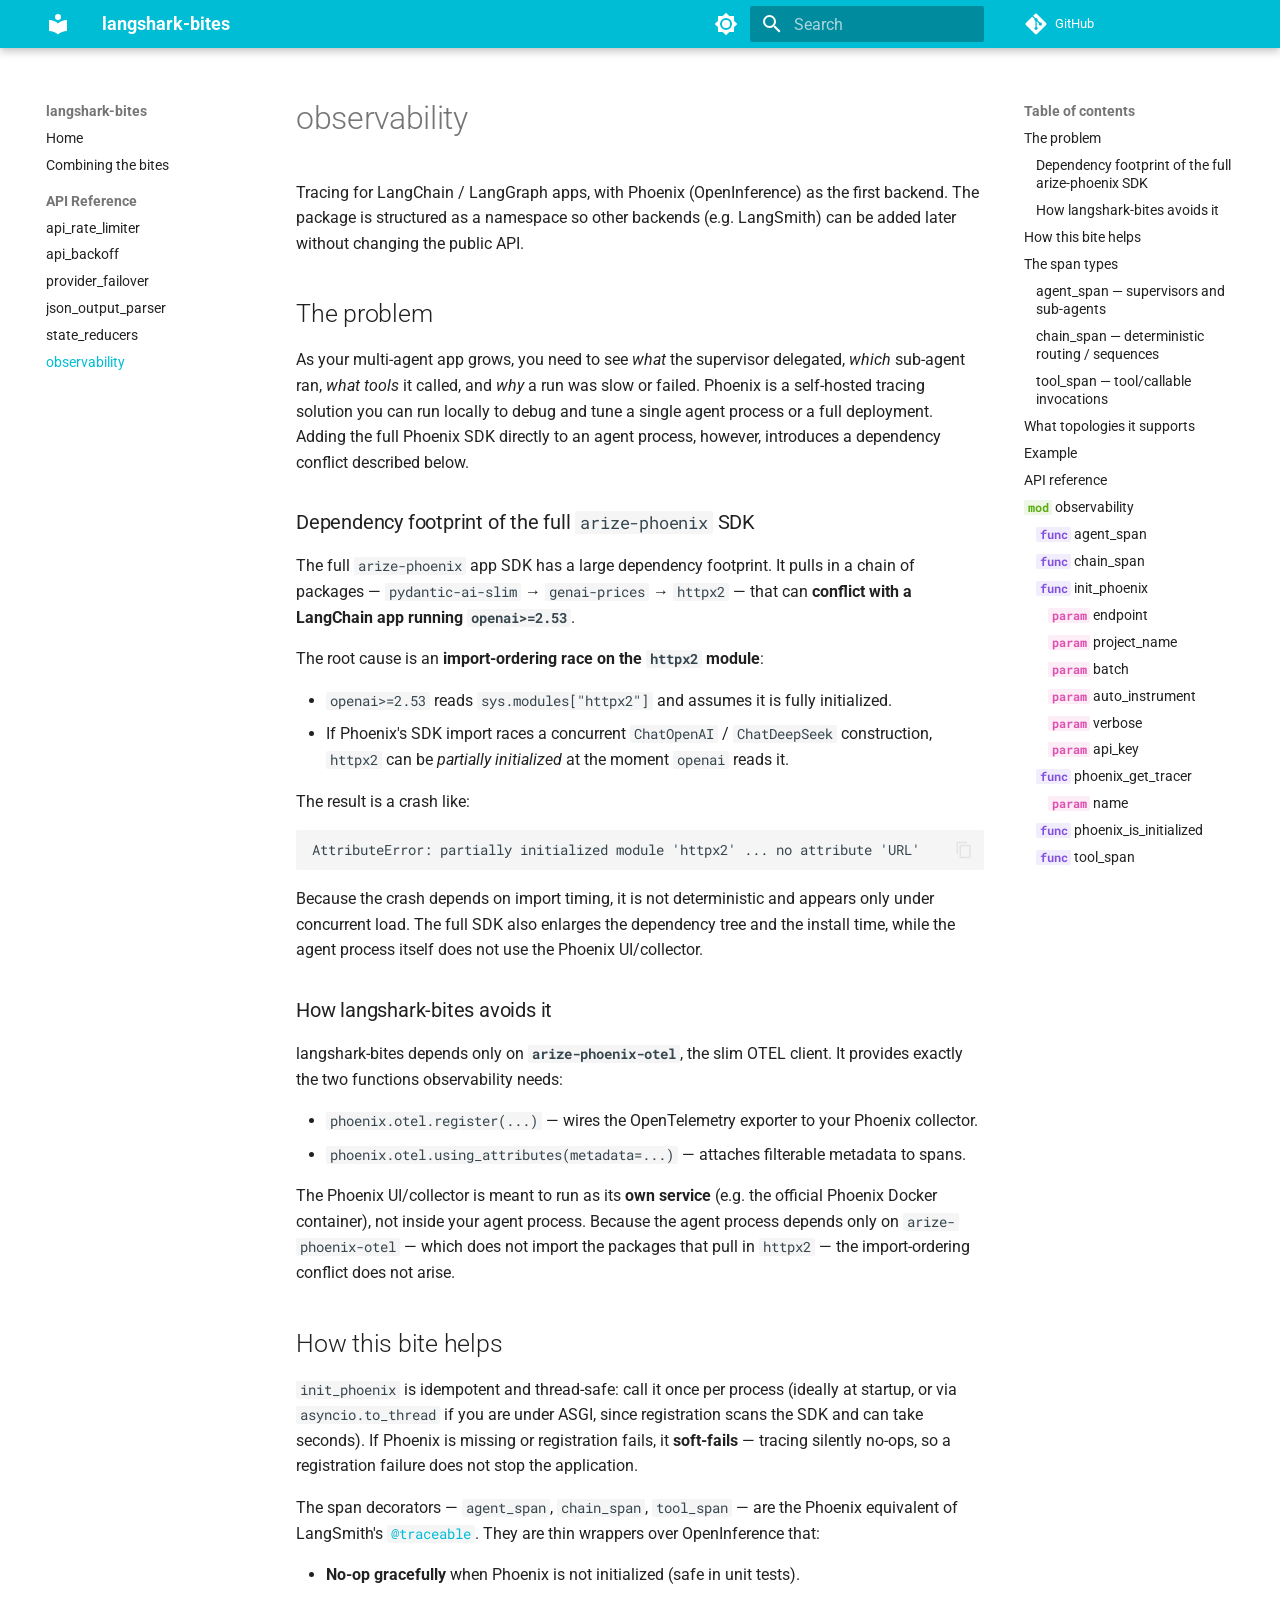
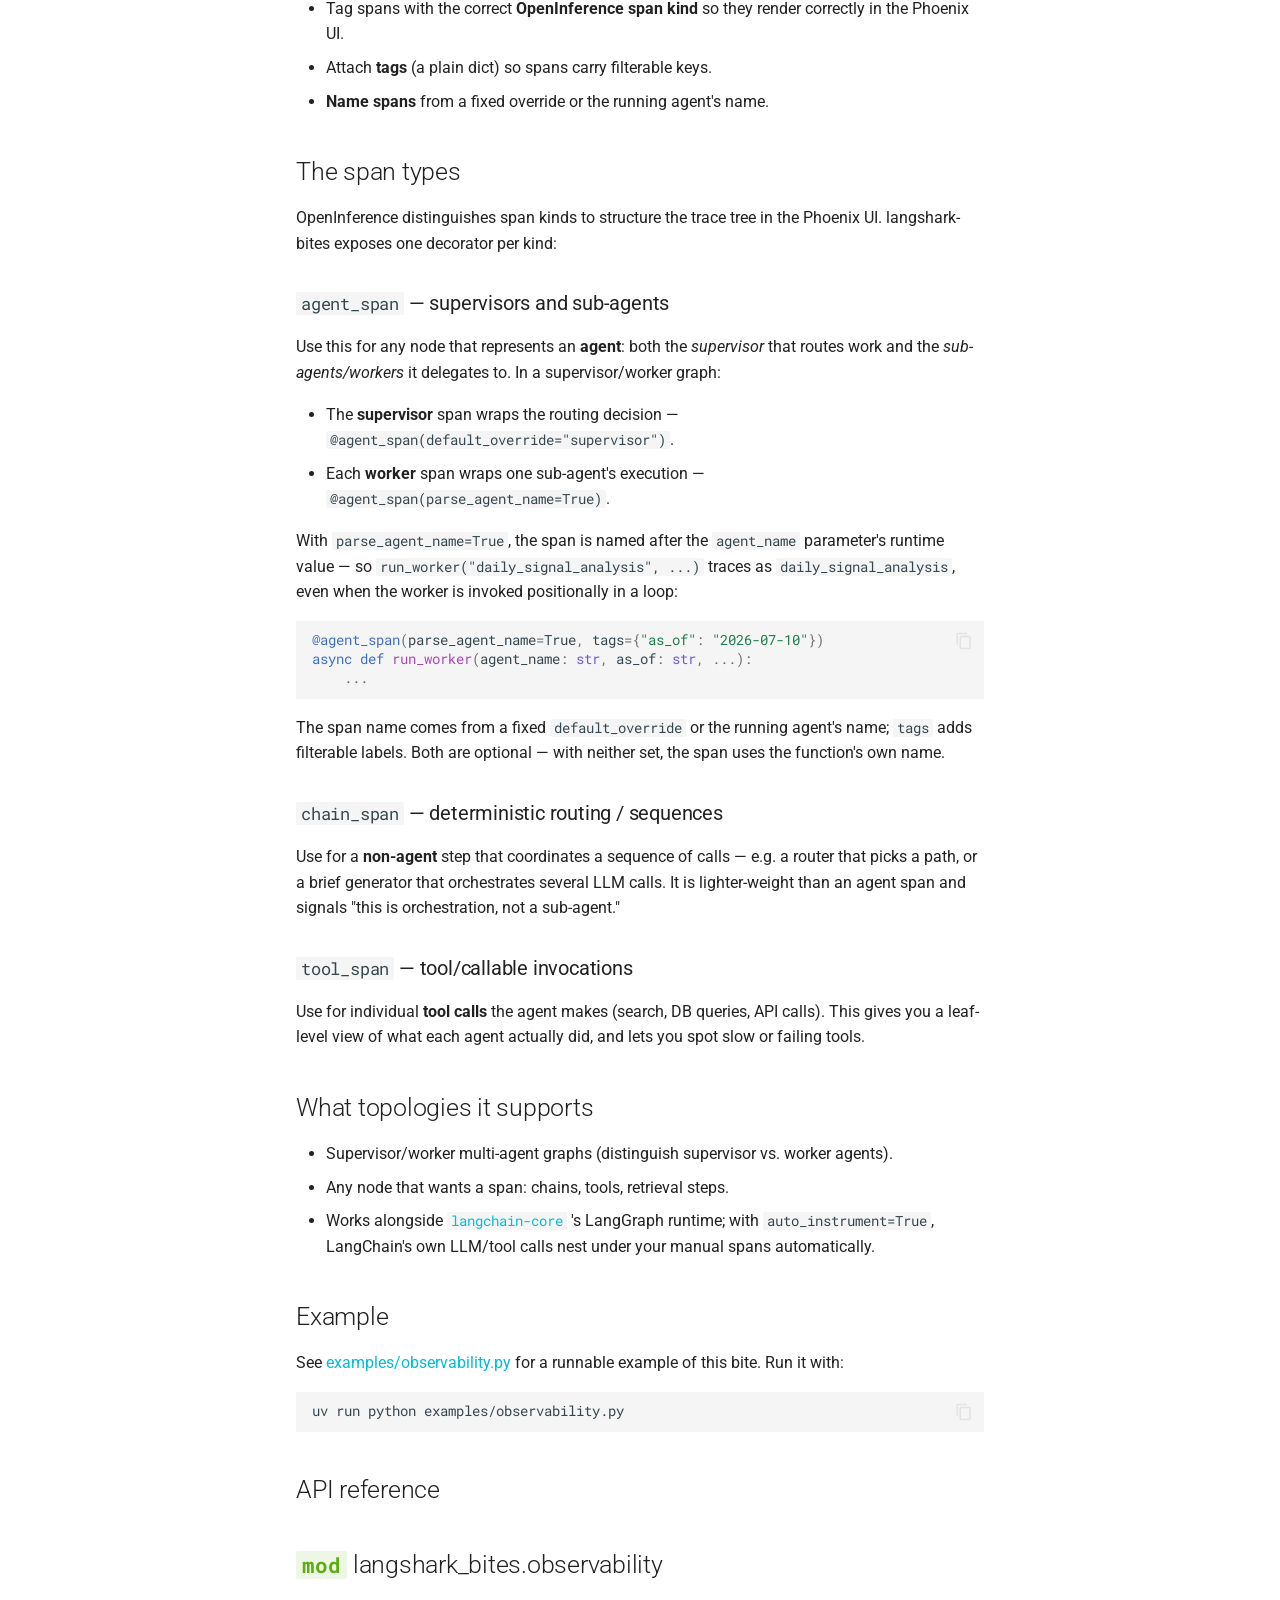
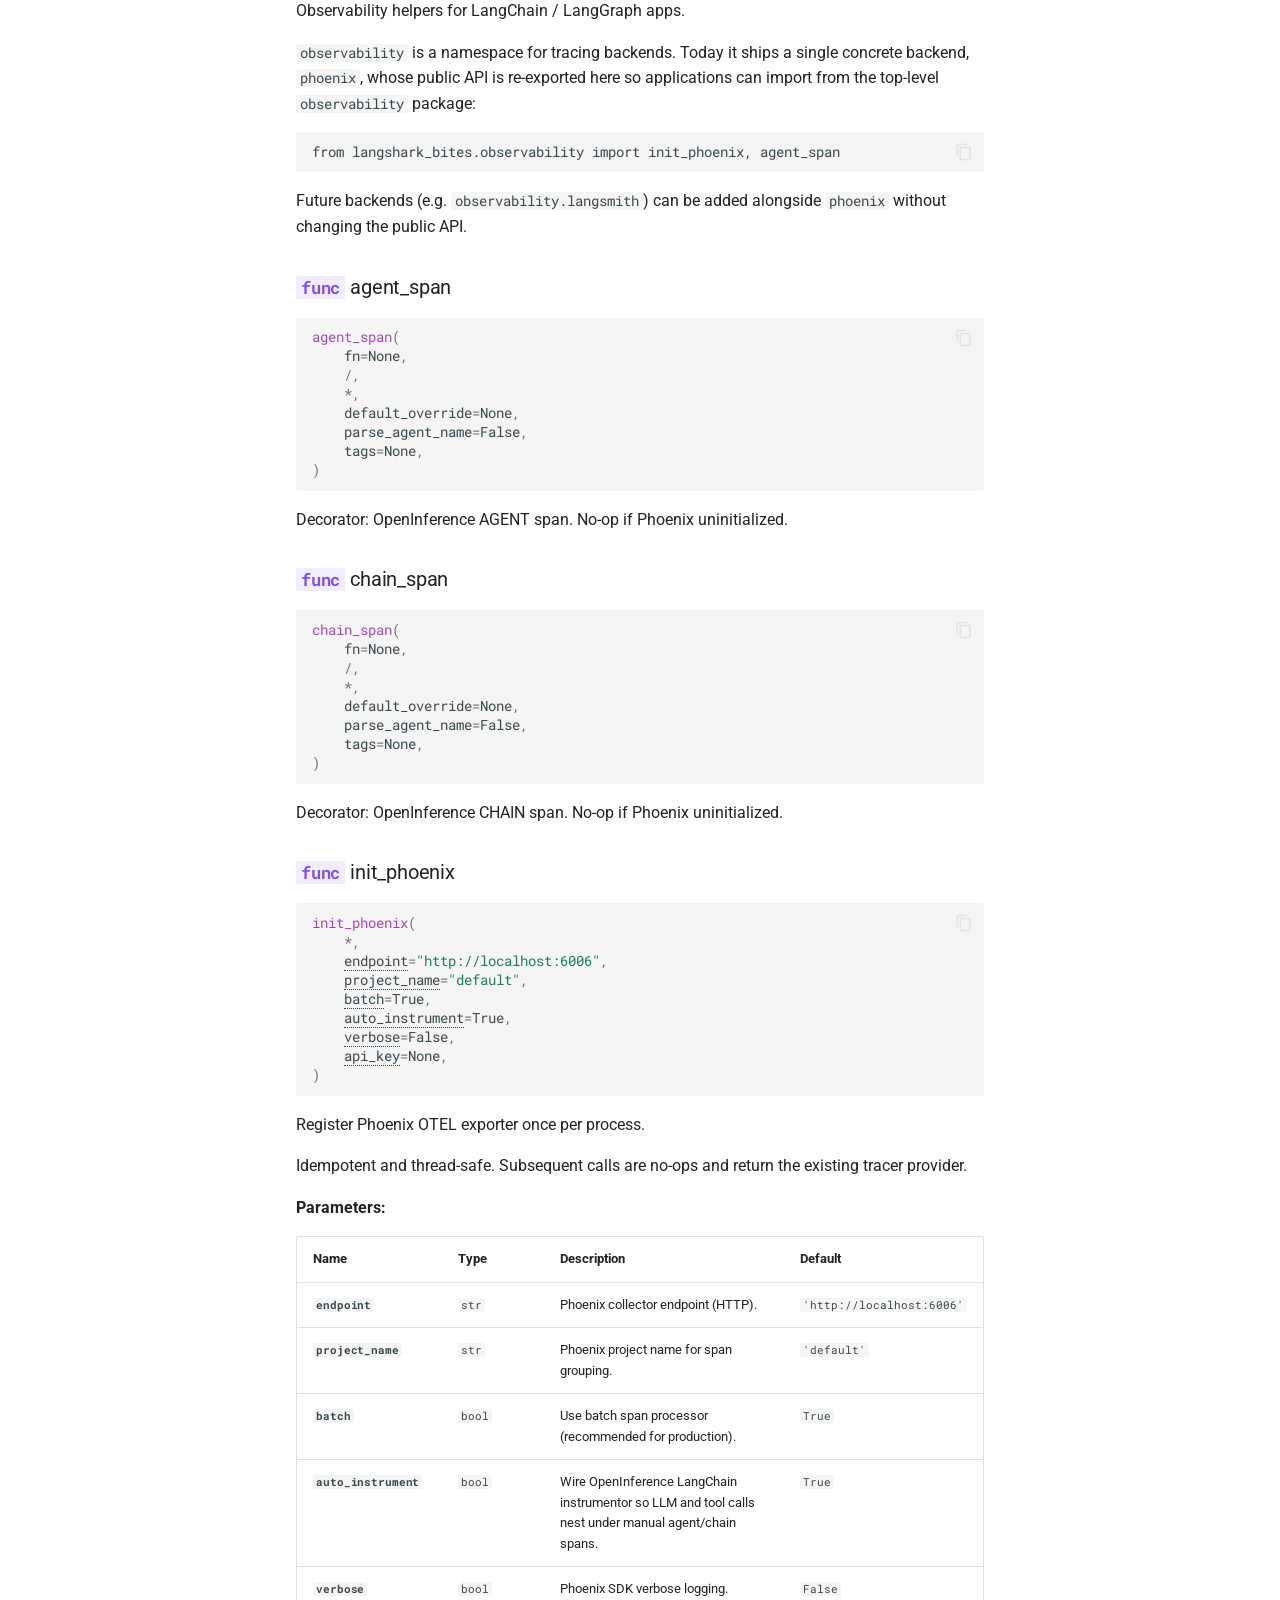
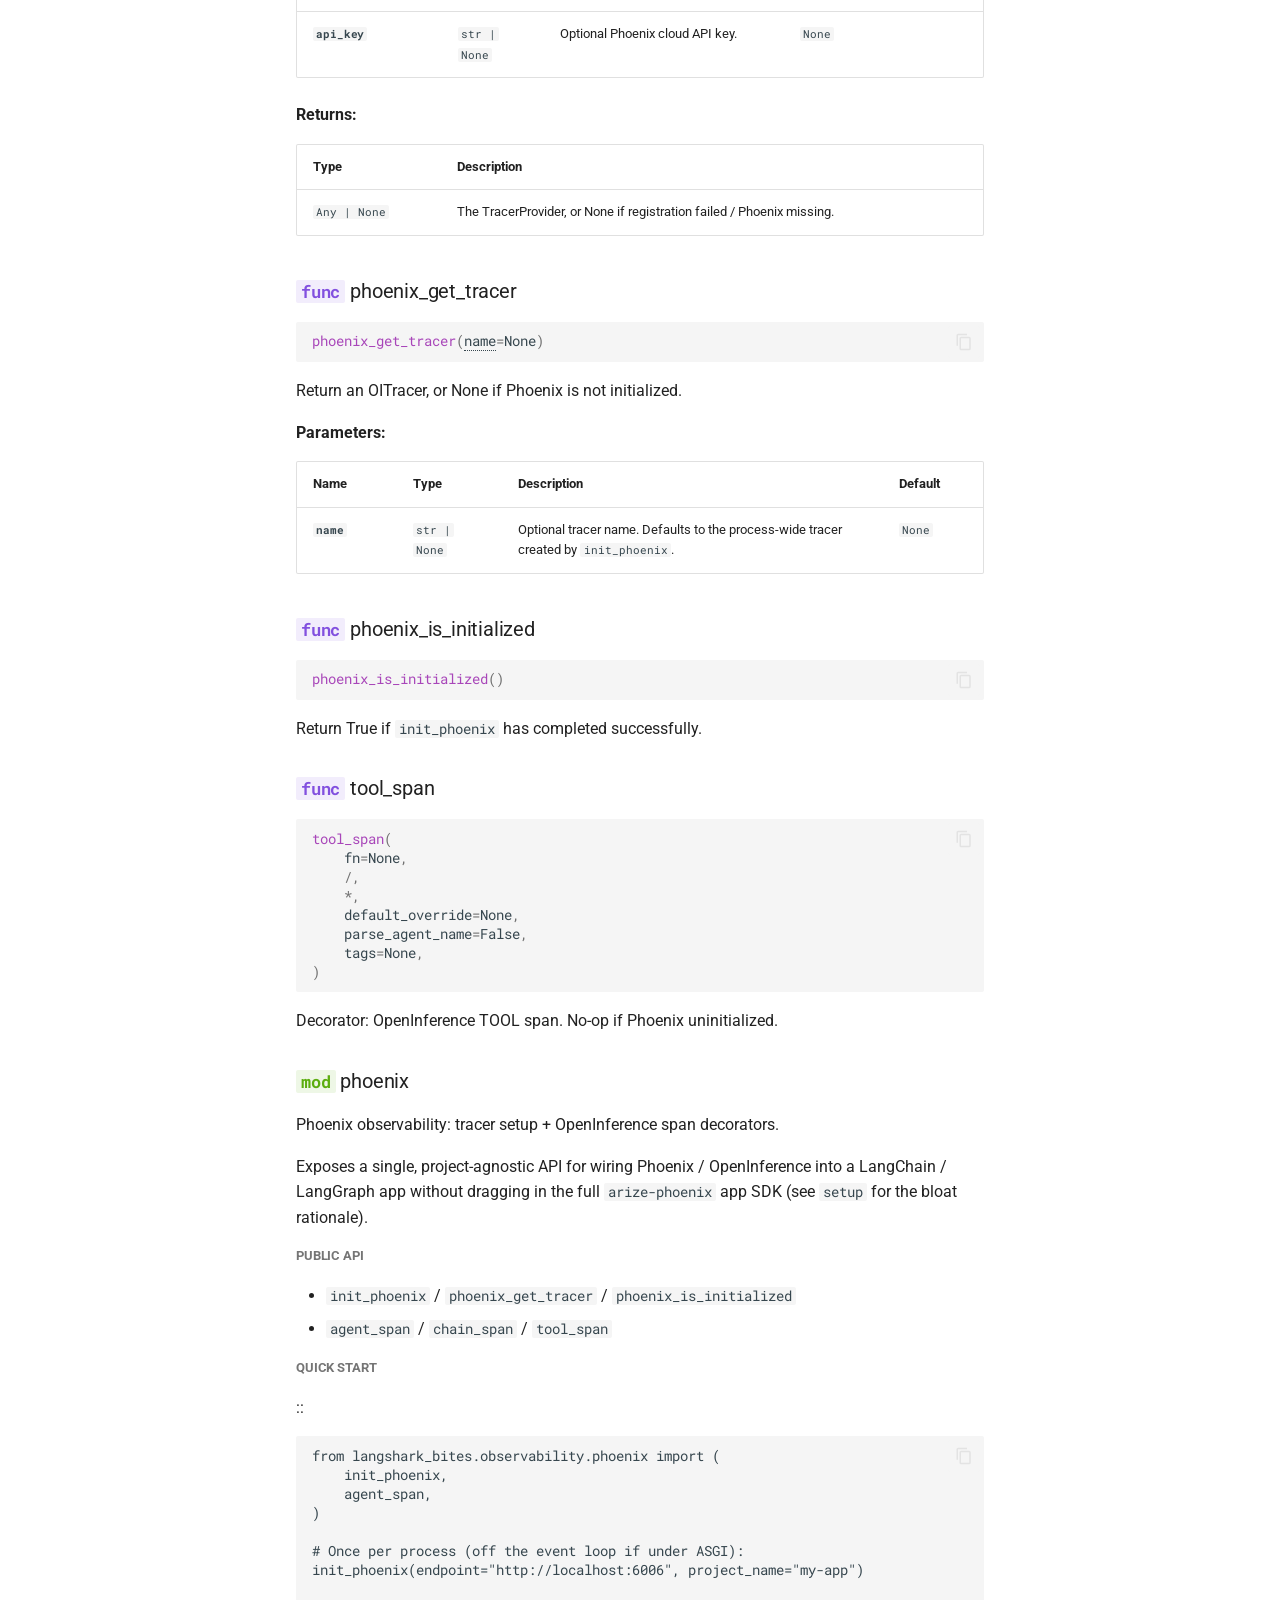
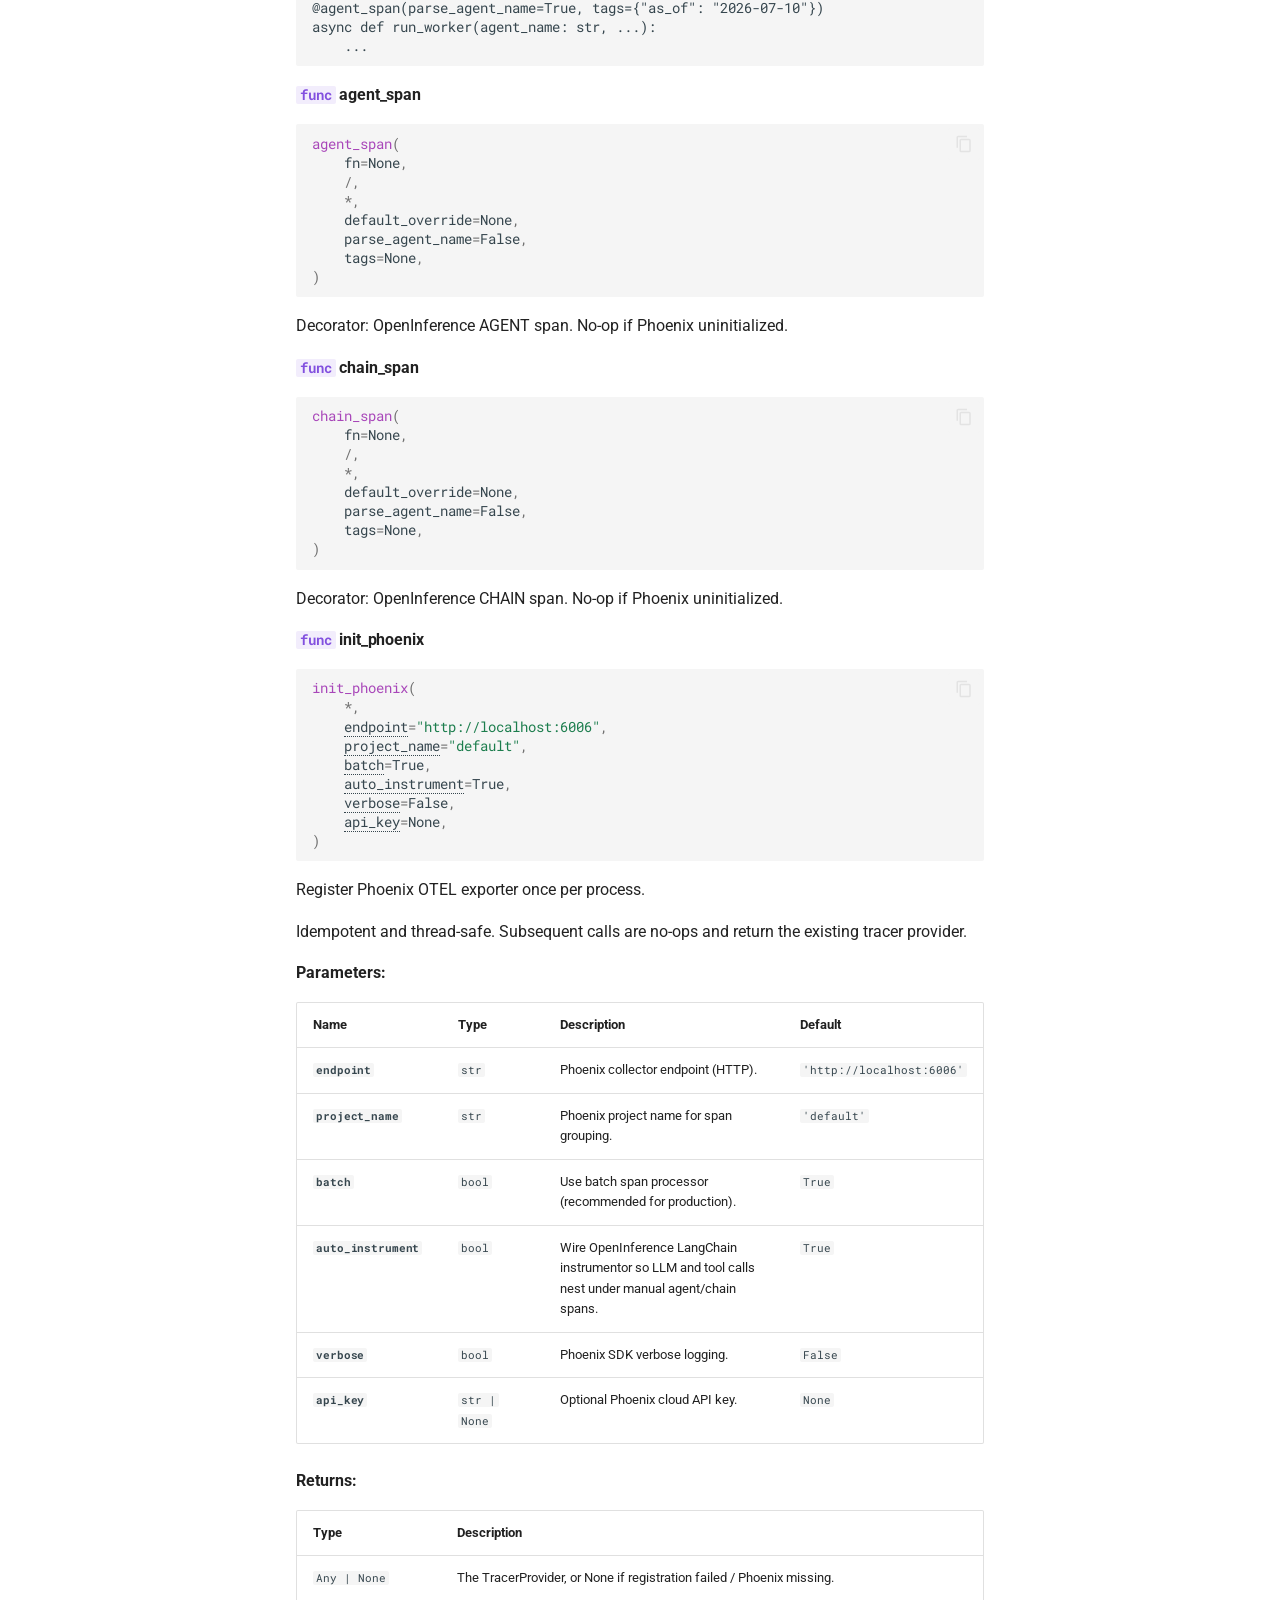
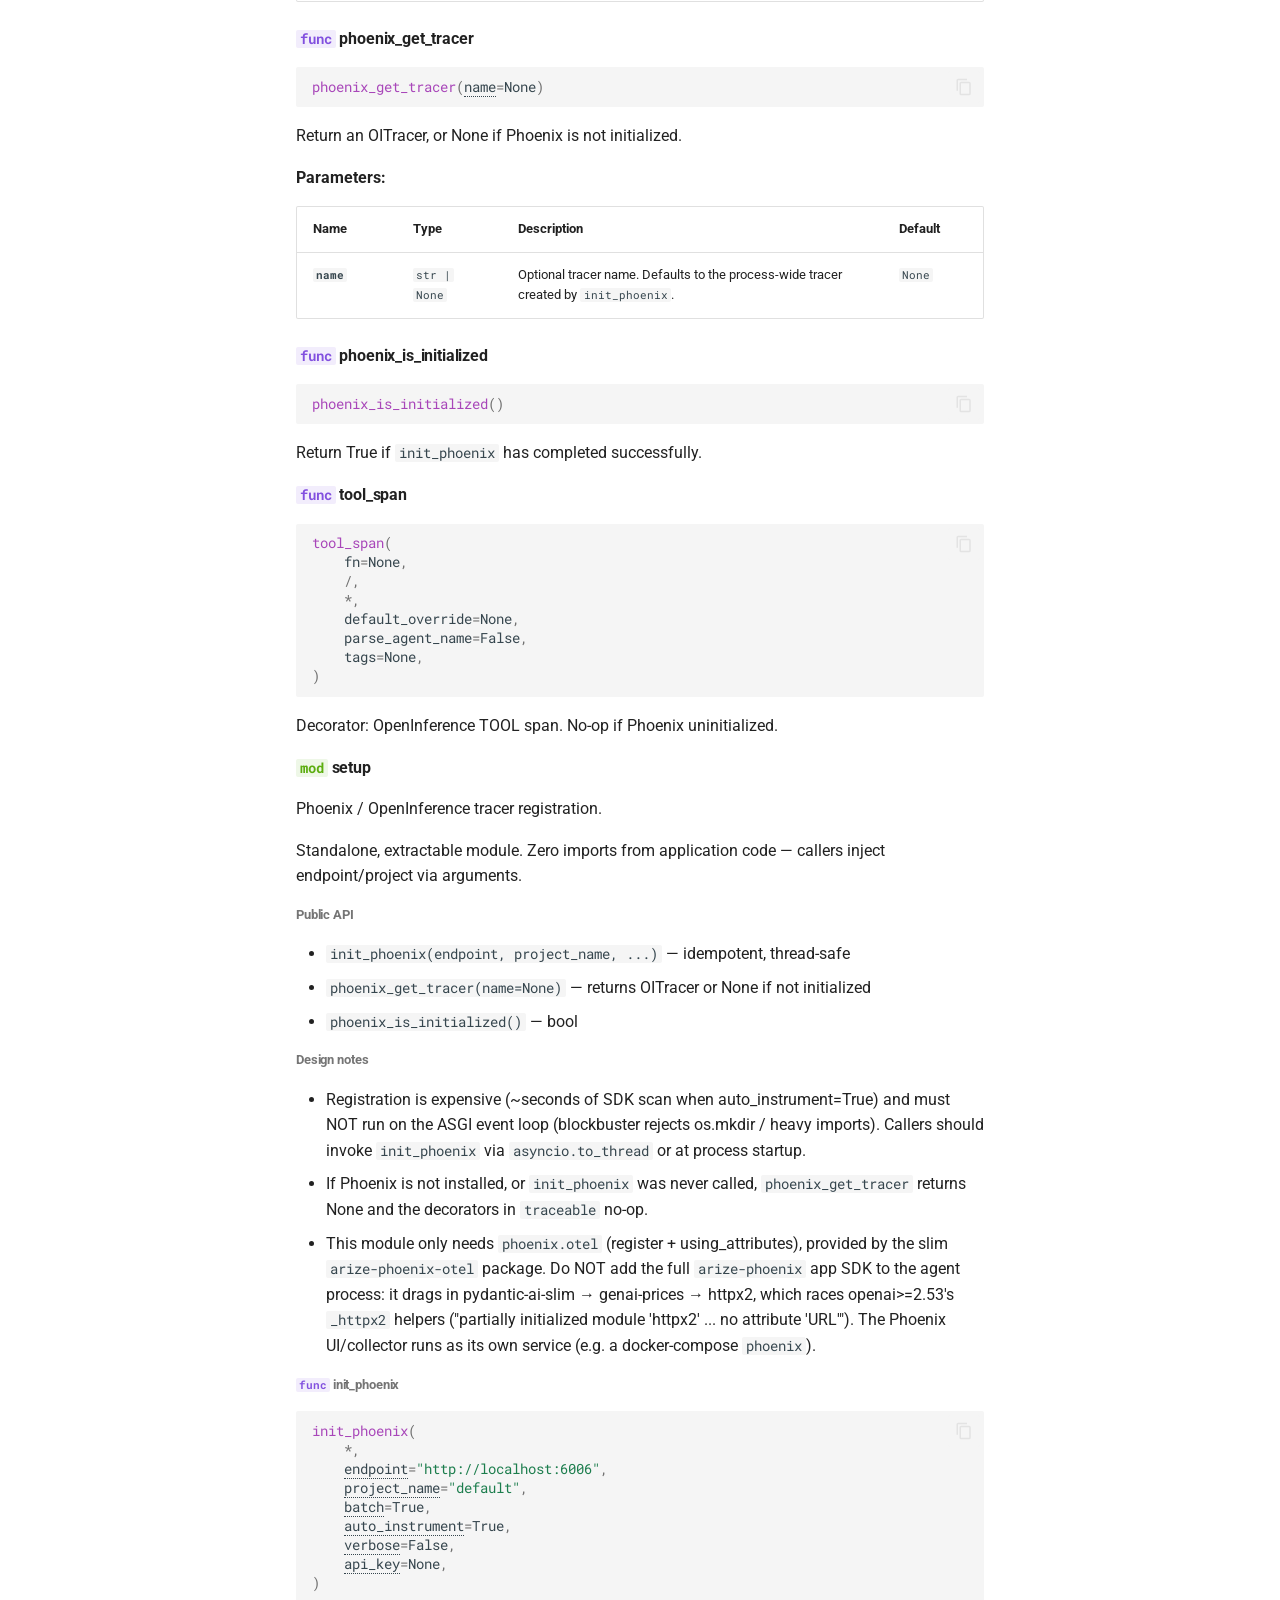
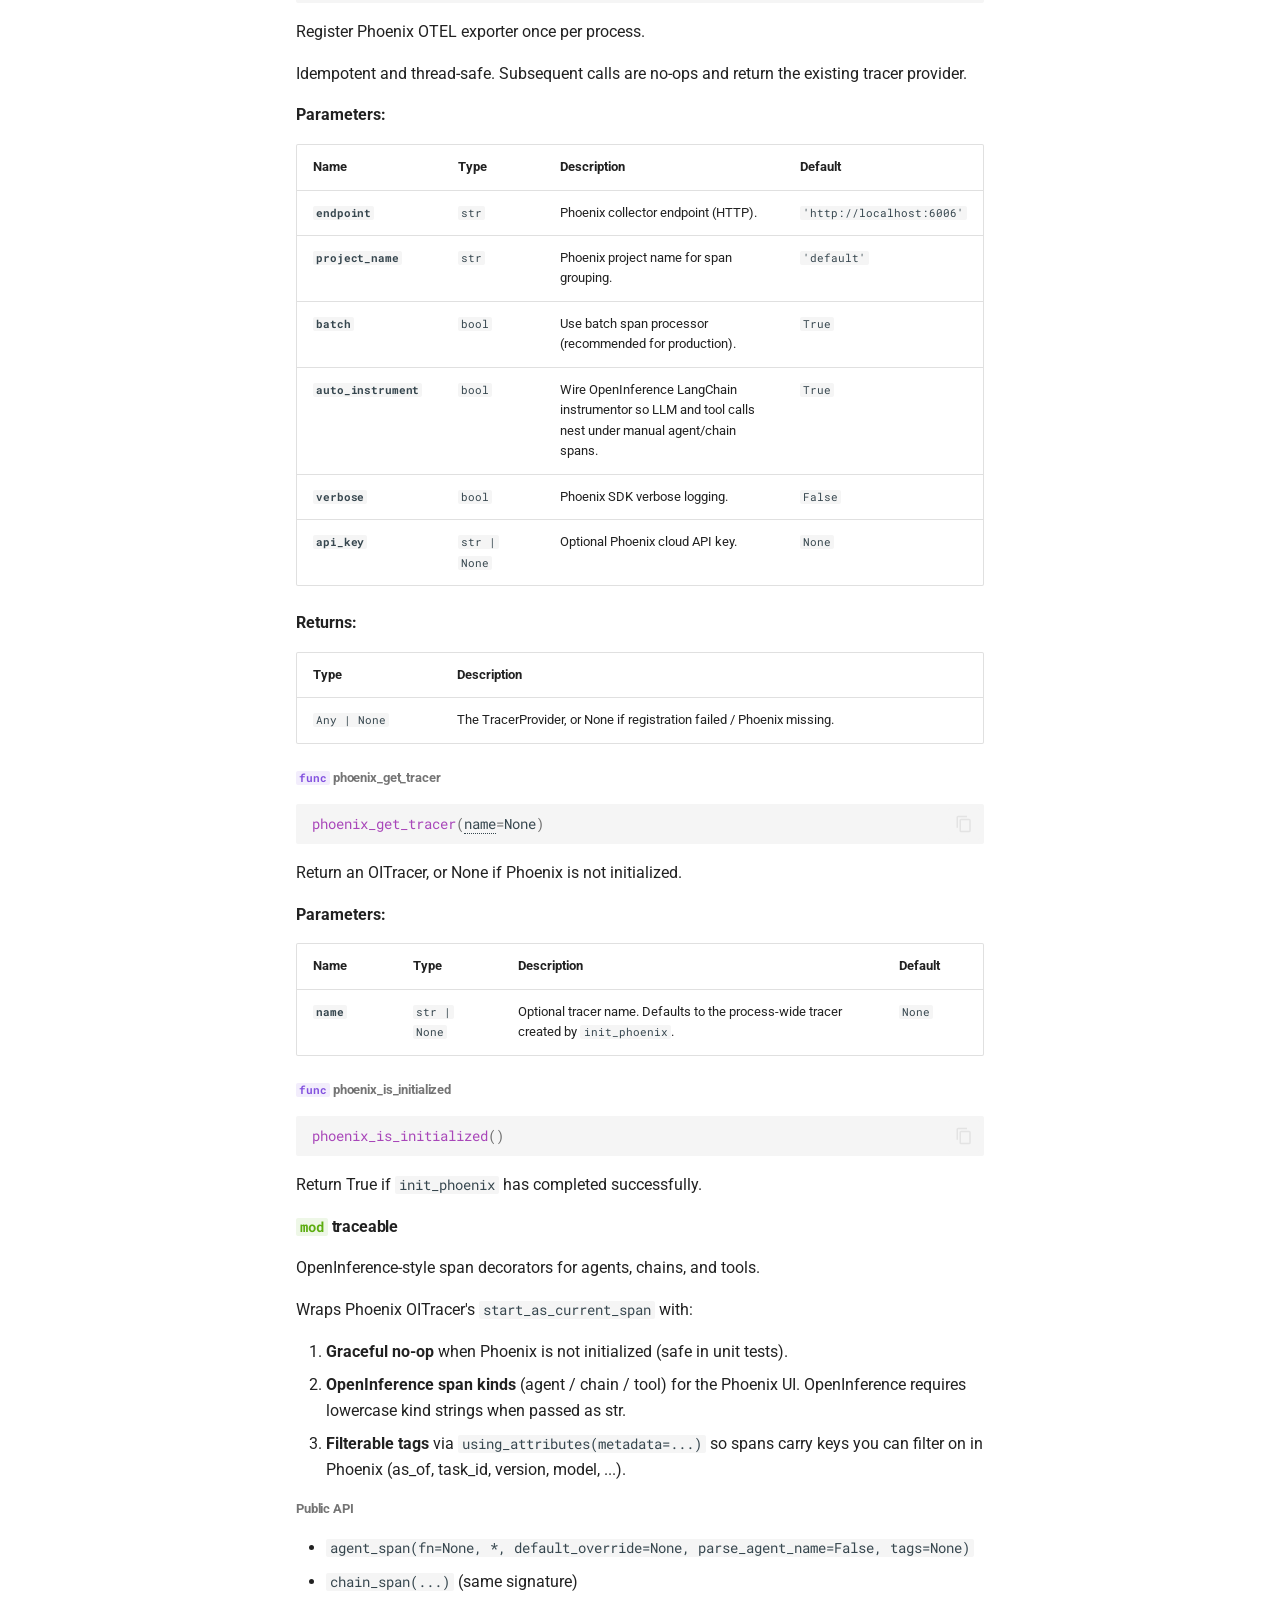
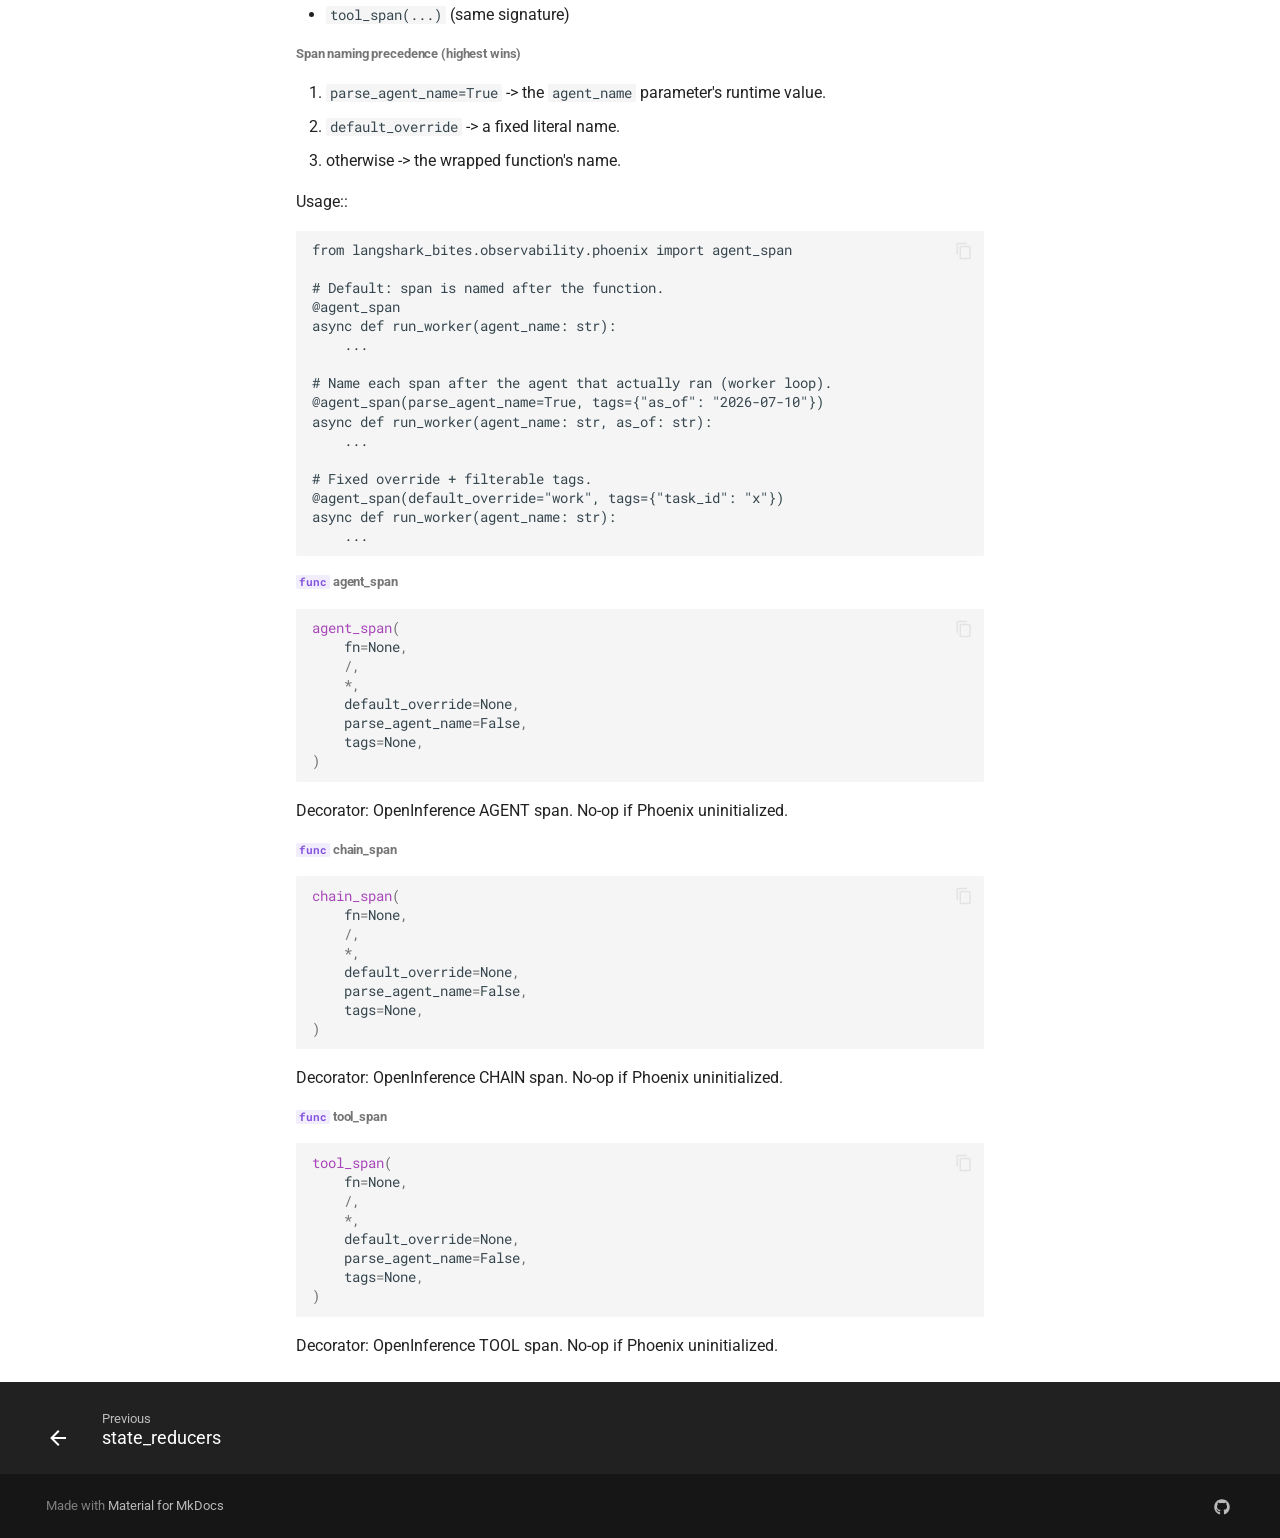
<file: observability/index.html>
<!doctype html>
<html lang="en" class="no-js">
  <head>
    
      <meta charset="utf-8">
      <meta name="viewport" content="width=device-width,initial-scale=1">
      
        <meta name="description" content="Bite-size add-ons and wrappers for building durable and scalable LangChain multi-agent solutions.">
      
      
      
        <link rel="canonical" href="https://stokomax.github.io/langshark-bites/observability/">
      
      
        <link rel="prev" href="../state_reducers/">
      
      
      
        
      
      
      <link rel="icon" href="../assets/images/favicon.png">
      <meta name="generator" content="mkdocs-1.6.1, mkdocs-material-9.7.7">
    
    
      
        <title>observability - langshark-bites</title>
      
    
    
      <link rel="stylesheet" href="../assets/stylesheets/main.ec1eaa64.min.css">
      
        
        <link rel="stylesheet" href="../assets/stylesheets/palette.ab4e12ef.min.css">
      
      


    
    
      
    
    
      
        
        
        <link rel="preconnect" href="https://fonts.gstatic.com" crossorigin>
        <link rel="stylesheet" href="https://fonts.googleapis.com/css?family=Roboto:300,300i,400,400i,700,700i%7CRoboto+Mono:400,400i,700,700i&display=fallback">
        <style>:root{--md-text-font:"Roboto";--md-code-font:"Roboto Mono"}</style>
      
    
    
      <link rel="stylesheet" href="../assets/_mkdocstrings.css">
    
      <link rel="stylesheet" href="../stylesheets/extra.css">
    
    <script>__md_scope=new URL("..",location),__md_hash=e=>[...e].reduce(((e,_)=>(e<<5)-e+_.charCodeAt(0)),0),__md_get=(e,_=localStorage,t=__md_scope)=>JSON.parse(_.getItem(t.pathname+"."+e)),__md_set=(e,_,t=localStorage,a=__md_scope)=>{try{t.setItem(a.pathname+"."+e,JSON.stringify(_))}catch(e){}}</script>
    
      

    
    
  </head>
  
  
    
    
      
    
    
    
    
    <body dir="ltr" data-md-color-scheme="default" data-md-color-primary="cyan" data-md-color-accent="indigo">
  
    
    <input class="md-toggle" data-md-toggle="drawer" type="checkbox" id="__drawer" autocomplete="off">
    <input class="md-toggle" data-md-toggle="search" type="checkbox" id="__search" autocomplete="off">
    <label class="md-overlay" for="__drawer"></label>
    <div data-md-component="skip">
      
        
        <a href="#observability" class="md-skip">
          Skip to content
        </a>
      
    </div>
    <div data-md-component="announce">
      
    </div>
    
    
      

  

<header class="md-header md-header--shadow" data-md-component="header">
  <nav class="md-header__inner md-grid" aria-label="Header">
    <a href=".." title="langshark-bites" class="md-header__button md-logo" aria-label="langshark-bites" data-md-component="logo">
      
  
  <svg xmlns="http://www.w3.org/2000/svg" viewBox="0 0 24 24"><path d="M12 8a3 3 0 0 0 3-3 3 3 0 0 0-3-3 3 3 0 0 0-3 3 3 3 0 0 0 3 3m0 3.54C9.64 9.35 6.5 8 3 8v11c3.5 0 6.64 1.35 9 3.54 2.36-2.19 5.5-3.54 9-3.54V8c-3.5 0-6.64 1.35-9 3.54"/></svg>

    </a>
    <label class="md-header__button md-icon" for="__drawer">
      
      <svg xmlns="http://www.w3.org/2000/svg" viewBox="0 0 24 24"><path d="M3 6h18v2H3zm0 5h18v2H3zm0 5h18v2H3z"/></svg>
    </label>
    <div class="md-header__title" data-md-component="header-title">
      <div class="md-header__ellipsis">
        <div class="md-header__topic">
          <span class="md-ellipsis">
            langshark-bites
          </span>
        </div>
        <div class="md-header__topic" data-md-component="header-topic">
          <span class="md-ellipsis">
            
              observability
            
          </span>
        </div>
      </div>
    </div>
    
      
        <form class="md-header__option" data-md-component="palette">
  
    
    
    
    <input class="md-option" data-md-color-media="" data-md-color-scheme="default" data-md-color-primary="cyan" data-md-color-accent="indigo"  aria-label="Switch to dark mode"  type="radio" name="__palette" id="__palette_0">
    
      <label class="md-header__button md-icon" title="Switch to dark mode" for="__palette_1" hidden>
        <svg xmlns="http://www.w3.org/2000/svg" viewBox="0 0 24 24"><path d="M12 8a4 4 0 0 0-4 4 4 4 0 0 0 4 4 4 4 0 0 0 4-4 4 4 0 0 0-4-4m0 10a6 6 0 0 1-6-6 6 6 0 0 1 6-6 6 6 0 0 1 6 6 6 6 0 0 1-6 6m8-9.31V4h-4.69L12 .69 8.69 4H4v4.69L.69 12 4 15.31V20h4.69L12 23.31 15.31 20H20v-4.69L23.31 12z"/></svg>
      </label>
    
  
    
    
    
    <input class="md-option" data-md-color-media="" data-md-color-scheme="slate" data-md-color-primary="cyan" data-md-color-accent="indigo"  aria-label="Switch to light mode"  type="radio" name="__palette" id="__palette_1">
    
      <label class="md-header__button md-icon" title="Switch to light mode" for="__palette_0" hidden>
        <svg xmlns="http://www.w3.org/2000/svg" viewBox="0 0 24 24"><path d="M12 18c-.89 0-1.74-.2-2.5-.55C11.56 16.5 13 14.42 13 12s-1.44-4.5-3.5-5.45C10.26 6.2 11.11 6 12 6a6 6 0 0 1 6 6 6 6 0 0 1-6 6m8-9.31V4h-4.69L12 .69 8.69 4H4v4.69L.69 12 4 15.31V20h4.69L12 23.31 15.31 20H20v-4.69L23.31 12z"/></svg>
      </label>
    
  
</form>
      
    
    
      <script>var palette=__md_get("__palette");if(palette&&palette.color){if("(prefers-color-scheme)"===palette.color.media){var media=matchMedia("(prefers-color-scheme: light)"),input=document.querySelector(media.matches?"[data-md-color-media='(prefers-color-scheme: light)']":"[data-md-color-media='(prefers-color-scheme: dark)']");palette.color.media=input.getAttribute("data-md-color-media"),palette.color.scheme=input.getAttribute("data-md-color-scheme"),palette.color.primary=input.getAttribute("data-md-color-primary"),palette.color.accent=input.getAttribute("data-md-color-accent")}for(var[key,value]of Object.entries(palette.color))document.body.setAttribute("data-md-color-"+key,value)}</script>
    
    
    
      
      
        <label class="md-header__button md-icon" for="__search">
          
          <svg xmlns="http://www.w3.org/2000/svg" viewBox="0 0 24 24"><path d="M9.5 3A6.5 6.5 0 0 1 16 9.5c0 1.61-.59 3.09-1.56 4.23l.27.27h.79l5 5-1.5 1.5-5-5v-.79l-.27-.27A6.52 6.52 0 0 1 9.5 16 6.5 6.5 0 0 1 3 9.5 6.5 6.5 0 0 1 9.5 3m0 2C7 5 5 7 5 9.5S7 14 9.5 14 14 12 14 9.5 12 5 9.5 5"/></svg>
        </label>
        <div class="md-search" data-md-component="search" role="dialog">
  <label class="md-search__overlay" for="__search"></label>
  <div class="md-search__inner" role="search">
    <form class="md-search__form" name="search">
      <input type="text" class="md-search__input" name="query" aria-label="Search" placeholder="Search" autocapitalize="off" autocorrect="off" autocomplete="off" spellcheck="false" data-md-component="search-query" required>
      <label class="md-search__icon md-icon" for="__search">
        
        <svg xmlns="http://www.w3.org/2000/svg" viewBox="0 0 24 24"><path d="M9.5 3A6.5 6.5 0 0 1 16 9.5c0 1.61-.59 3.09-1.56 4.23l.27.27h.79l5 5-1.5 1.5-5-5v-.79l-.27-.27A6.52 6.52 0 0 1 9.5 16 6.5 6.5 0 0 1 3 9.5 6.5 6.5 0 0 1 9.5 3m0 2C7 5 5 7 5 9.5S7 14 9.5 14 14 12 14 9.5 12 5 9.5 5"/></svg>
        
        <svg xmlns="http://www.w3.org/2000/svg" viewBox="0 0 24 24"><path d="M20 11v2H8l5.5 5.5-1.42 1.42L4.16 12l7.92-7.92L13.5 5.5 8 11z"/></svg>
      </label>
      <nav class="md-search__options" aria-label="Search">
        
        <button type="reset" class="md-search__icon md-icon" title="Clear" aria-label="Clear" tabindex="-1">
          
          <svg xmlns="http://www.w3.org/2000/svg" viewBox="0 0 24 24"><path d="M19 6.41 17.59 5 12 10.59 6.41 5 5 6.41 10.59 12 5 17.59 6.41 19 12 13.41 17.59 19 19 17.59 13.41 12z"/></svg>
        </button>
      </nav>
      
        <div class="md-search__suggest" data-md-component="search-suggest"></div>
      
    </form>
    <div class="md-search__output">
      <div class="md-search__scrollwrap" tabindex="0" data-md-scrollfix>
        <div class="md-search-result" data-md-component="search-result">
          <div class="md-search-result__meta">
            Initializing search
          </div>
          <ol class="md-search-result__list" role="presentation"></ol>
        </div>
      </div>
    </div>
  </div>
</div>
      
    
    
      <div class="md-header__source">
        <a href="https://github.com/stokomax/langshark-bites" title="Go to repository" class="md-source" data-md-component="source">
  <div class="md-source__icon md-icon">
    
    <svg xmlns="http://www.w3.org/2000/svg" viewBox="0 0 448 512"><!--! Font Awesome Free 7.1.0 by @fontawesome - https://fontawesome.com License - https://fontawesome.com/license/free (Icons: CC BY 4.0, Fonts: SIL OFL 1.1, Code: MIT License) Copyright 2025 Fonticons, Inc.--><path d="M439.6 236.1 244 40.5c-5.4-5.5-12.8-8.5-20.4-8.5s-15 3-20.4 8.4L162.5 81l51.5 51.5c27.1-9.1 52.7 16.8 43.4 43.7l49.7 49.7c34.2-11.8 61.2 31 35.5 56.7-26.5 26.5-70.2-2.9-56-37.3L240.3 199v121.9c25.3 12.5 22.3 41.8 9.1 55-6.4 6.4-15.2 10.1-24.3 10.1s-17.8-3.6-24.3-10.1c-17.6-17.6-11.1-46.9 11.2-56v-123c-20.8-8.5-24.6-30.7-18.6-45L142.6 101 8.5 235.1C3 240.6 0 247.9 0 255.5s3 15 8.5 20.4l195.6 195.7c5.4 5.4 12.7 8.4 20.4 8.4s15-3 20.4-8.4l194.7-194.7c5.4-5.4 8.4-12.8 8.4-20.4s-3-15-8.4-20.4"/></svg>
  </div>
  <div class="md-source__repository">
    GitHub
  </div>
</a>
      </div>
    
  </nav>
  
</header>
    
    <div class="md-container" data-md-component="container">
      
      
        
          
        
      
      <main class="md-main" data-md-component="main">
        <div class="md-main__inner md-grid">
          
            
              
              <div class="md-sidebar md-sidebar--primary" data-md-component="sidebar" data-md-type="navigation" >
                <div class="md-sidebar__scrollwrap">
                  <div class="md-sidebar__inner">
                    



<nav class="md-nav md-nav--primary" aria-label="Navigation" data-md-level="0">
  <label class="md-nav__title" for="__drawer">
    <a href=".." title="langshark-bites" class="md-nav__button md-logo" aria-label="langshark-bites" data-md-component="logo">
      
  
  <svg xmlns="http://www.w3.org/2000/svg" viewBox="0 0 24 24"><path d="M12 8a3 3 0 0 0 3-3 3 3 0 0 0-3-3 3 3 0 0 0-3 3 3 3 0 0 0 3 3m0 3.54C9.64 9.35 6.5 8 3 8v11c3.5 0 6.64 1.35 9 3.54 2.36-2.19 5.5-3.54 9-3.54V8c-3.5 0-6.64 1.35-9 3.54"/></svg>

    </a>
    langshark-bites
  </label>
  
    <div class="md-nav__source">
      <a href="https://github.com/stokomax/langshark-bites" title="Go to repository" class="md-source" data-md-component="source">
  <div class="md-source__icon md-icon">
    
    <svg xmlns="http://www.w3.org/2000/svg" viewBox="0 0 448 512"><!--! Font Awesome Free 7.1.0 by @fontawesome - https://fontawesome.com License - https://fontawesome.com/license/free (Icons: CC BY 4.0, Fonts: SIL OFL 1.1, Code: MIT License) Copyright 2025 Fonticons, Inc.--><path d="M439.6 236.1 244 40.5c-5.4-5.5-12.8-8.5-20.4-8.5s-15 3-20.4 8.4L162.5 81l51.5 51.5c27.1-9.1 52.7 16.8 43.4 43.7l49.7 49.7c34.2-11.8 61.2 31 35.5 56.7-26.5 26.5-70.2-2.9-56-37.3L240.3 199v121.9c25.3 12.5 22.3 41.8 9.1 55-6.4 6.4-15.2 10.1-24.3 10.1s-17.8-3.6-24.3-10.1c-17.6-17.6-11.1-46.9 11.2-56v-123c-20.8-8.5-24.6-30.7-18.6-45L142.6 101 8.5 235.1C3 240.6 0 247.9 0 255.5s3 15 8.5 20.4l195.6 195.7c5.4 5.4 12.7 8.4 20.4 8.4s15-3 20.4-8.4l194.7-194.7c5.4-5.4 8.4-12.8 8.4-20.4s-3-15-8.4-20.4"/></svg>
  </div>
  <div class="md-source__repository">
    GitHub
  </div>
</a>
    </div>
  
  <ul class="md-nav__list" data-md-scrollfix>
    
      
      
  
  
  
  
    <li class="md-nav__item">
      <a href=".." class="md-nav__link">
        
  
  
  <span class="md-ellipsis">
    
  
    Home
  

    
  </span>
  
  

      </a>
    </li>
  

    
      
      
  
  
  
  
    <li class="md-nav__item">
      <a href="../combining/" class="md-nav__link">
        
  
  
  <span class="md-ellipsis">
    
  
    Combining the bites
  

    
  </span>
  
  

      </a>
    </li>
  

    
      
      
  
  
    
  
  
  
    
    
    
    
      
        
        
      
    
    
    <li class="md-nav__item md-nav__item--active md-nav__item--section md-nav__item--nested">
      
        
        
        <input class="md-nav__toggle md-toggle " type="checkbox" id="__nav_3" checked>
        
          
          <label class="md-nav__link" for="__nav_3" id="__nav_3_label" tabindex="">
            
  
  
  <span class="md-ellipsis">
    
  
    API Reference
  

    
  </span>
  
  

            <span class="md-nav__icon md-icon"></span>
          </label>
        
        <nav class="md-nav" data-md-level="1" aria-labelledby="__nav_3_label" aria-expanded="true">
          <label class="md-nav__title" for="__nav_3">
            <span class="md-nav__icon md-icon"></span>
            
  
    API Reference
  

          </label>
          <ul class="md-nav__list" data-md-scrollfix>
            
              
                
  
  
  
  
    <li class="md-nav__item">
      <a href="../api_rate_limiter/" class="md-nav__link">
        
  
  
  <span class="md-ellipsis">
    
  
    api_rate_limiter
  

    
  </span>
  
  

      </a>
    </li>
  

              
            
              
                
  
  
  
  
    <li class="md-nav__item">
      <a href="../api_backoff/" class="md-nav__link">
        
  
  
  <span class="md-ellipsis">
    
  
    api_backoff
  

    
  </span>
  
  

      </a>
    </li>
  

              
            
              
                
  
  
  
  
    <li class="md-nav__item">
      <a href="../provider_failover/" class="md-nav__link">
        
  
  
  <span class="md-ellipsis">
    
  
    provider_failover
  

    
  </span>
  
  

      </a>
    </li>
  

              
            
              
                
  
  
  
  
    <li class="md-nav__item">
      <a href="../json_output_parser/" class="md-nav__link">
        
  
  
  <span class="md-ellipsis">
    
  
    json_output_parser
  

    
  </span>
  
  

      </a>
    </li>
  

              
            
              
                
  
  
  
  
    <li class="md-nav__item">
      <a href="../state_reducers/" class="md-nav__link">
        
  
  
  <span class="md-ellipsis">
    
  
    state_reducers
  

    
  </span>
  
  

      </a>
    </li>
  

              
            
              
                
  
  
    
  
  
  
    <li class="md-nav__item md-nav__item--active">
      
      <input class="md-nav__toggle md-toggle" type="checkbox" id="__toc">
      
      
        
      
      
        <label class="md-nav__link md-nav__link--active" for="__toc">
          
  
  
  <span class="md-ellipsis">
    
  
    observability
  

    
  </span>
  
  

          <span class="md-nav__icon md-icon"></span>
        </label>
      
      <a href="./" class="md-nav__link md-nav__link--active">
        
  
  
  <span class="md-ellipsis">
    
  
    observability
  

    
  </span>
  
  

      </a>
      
        

<nav class="md-nav md-nav--secondary" aria-label="Table of contents">
  
  
  
    
  
  
    <label class="md-nav__title" for="__toc">
      <span class="md-nav__icon md-icon"></span>
      Table of contents
    </label>
    <ul class="md-nav__list" data-md-component="toc" data-md-scrollfix>
      
        <li class="md-nav__item">
  <a href="#the-problem" class="md-nav__link">
    <span class="md-ellipsis">
      
        The problem
      
    </span>
  </a>
  
    <nav class="md-nav" aria-label="The problem">
      <ul class="md-nav__list">
        
          <li class="md-nav__item">
  <a href="#dependency-footprint-of-the-full-arize-phoenix-sdk" class="md-nav__link">
    <span class="md-ellipsis">
      
        Dependency footprint of the full arize-phoenix SDK
      
    </span>
  </a>
  
</li>
        
          <li class="md-nav__item">
  <a href="#how-langshark-bites-avoids-it" class="md-nav__link">
    <span class="md-ellipsis">
      
        How langshark-bites avoids it
      
    </span>
  </a>
  
</li>
        
      </ul>
    </nav>
  
</li>
      
        <li class="md-nav__item">
  <a href="#how-this-bite-helps" class="md-nav__link">
    <span class="md-ellipsis">
      
        How this bite helps
      
    </span>
  </a>
  
</li>
      
        <li class="md-nav__item">
  <a href="#the-span-types" class="md-nav__link">
    <span class="md-ellipsis">
      
        The span types
      
    </span>
  </a>
  
    <nav class="md-nav" aria-label="The span types">
      <ul class="md-nav__list">
        
          <li class="md-nav__item">
  <a href="#agent_span-supervisors-and-sub-agents" class="md-nav__link">
    <span class="md-ellipsis">
      
        agent_span — supervisors and sub-agents
      
    </span>
  </a>
  
</li>
        
          <li class="md-nav__item">
  <a href="#chain_span-deterministic-routing-sequences" class="md-nav__link">
    <span class="md-ellipsis">
      
        chain_span — deterministic routing / sequences
      
    </span>
  </a>
  
</li>
        
          <li class="md-nav__item">
  <a href="#tool_span-toolcallable-invocations" class="md-nav__link">
    <span class="md-ellipsis">
      
        tool_span — tool/callable invocations
      
    </span>
  </a>
  
</li>
        
      </ul>
    </nav>
  
</li>
      
        <li class="md-nav__item">
  <a href="#what-topologies-it-supports" class="md-nav__link">
    <span class="md-ellipsis">
      
        What topologies it supports
      
    </span>
  </a>
  
</li>
      
        <li class="md-nav__item">
  <a href="#example" class="md-nav__link">
    <span class="md-ellipsis">
      
        Example
      
    </span>
  </a>
  
</li>
      
        <li class="md-nav__item">
  <a href="#api-reference" class="md-nav__link">
    <span class="md-ellipsis">
      
        API reference
      
    </span>
  </a>
  
</li>
      
        <li class="md-nav__item">
  <a href="#langshark_bites.observability" class="md-nav__link">
    <span class="md-ellipsis">
      
        <code class="doc-symbol doc-symbol-toc doc-symbol-module"></code>&nbsp;observability
      
    </span>
  </a>
  
    <nav class="md-nav" aria-label=" observability">
      <ul class="md-nav__list">
        
          <li class="md-nav__item">
  <a href="#langshark_bites.observability.agent_span" class="md-nav__link">
    <span class="md-ellipsis">
      
        <code class="doc-symbol doc-symbol-toc doc-symbol-function"></code>&nbsp;agent_span
      
    </span>
  </a>
  
</li>
        
          <li class="md-nav__item">
  <a href="#langshark_bites.observability.chain_span" class="md-nav__link">
    <span class="md-ellipsis">
      
        <code class="doc-symbol doc-symbol-toc doc-symbol-function"></code>&nbsp;chain_span
      
    </span>
  </a>
  
</li>
        
          <li class="md-nav__item">
  <a href="#langshark_bites.observability.init_phoenix" class="md-nav__link">
    <span class="md-ellipsis">
      
        <code class="doc-symbol doc-symbol-toc doc-symbol-function"></code>&nbsp;init_phoenix
      
    </span>
  </a>
  
    <nav class="md-nav" aria-label=" init_phoenix">
      <ul class="md-nav__list">
        
          <li class="md-nav__item">
  <a href="#langshark_bites.observability.init_phoenix(endpoint)" class="md-nav__link">
    <span class="md-ellipsis">
      
        <code class="doc-symbol doc-symbol-toc doc-symbol-parameter"></code>&nbsp;endpoint
      
    </span>
  </a>
  
</li>
        
          <li class="md-nav__item">
  <a href="#langshark_bites.observability.init_phoenix(project_name)" class="md-nav__link">
    <span class="md-ellipsis">
      
        <code class="doc-symbol doc-symbol-toc doc-symbol-parameter"></code>&nbsp;project_name
      
    </span>
  </a>
  
</li>
        
          <li class="md-nav__item">
  <a href="#langshark_bites.observability.init_phoenix(batch)" class="md-nav__link">
    <span class="md-ellipsis">
      
        <code class="doc-symbol doc-symbol-toc doc-symbol-parameter"></code>&nbsp;batch
      
    </span>
  </a>
  
</li>
        
          <li class="md-nav__item">
  <a href="#langshark_bites.observability.init_phoenix(auto_instrument)" class="md-nav__link">
    <span class="md-ellipsis">
      
        <code class="doc-symbol doc-symbol-toc doc-symbol-parameter"></code>&nbsp;auto_instrument
      
    </span>
  </a>
  
</li>
        
          <li class="md-nav__item">
  <a href="#langshark_bites.observability.init_phoenix(verbose)" class="md-nav__link">
    <span class="md-ellipsis">
      
        <code class="doc-symbol doc-symbol-toc doc-symbol-parameter"></code>&nbsp;verbose
      
    </span>
  </a>
  
</li>
        
          <li class="md-nav__item">
  <a href="#langshark_bites.observability.init_phoenix(api_key)" class="md-nav__link">
    <span class="md-ellipsis">
      
        <code class="doc-symbol doc-symbol-toc doc-symbol-parameter"></code>&nbsp;api_key
      
    </span>
  </a>
  
</li>
        
      </ul>
    </nav>
  
</li>
        
          <li class="md-nav__item">
  <a href="#langshark_bites.observability.phoenix_get_tracer" class="md-nav__link">
    <span class="md-ellipsis">
      
        <code class="doc-symbol doc-symbol-toc doc-symbol-function"></code>&nbsp;phoenix_get_tracer
      
    </span>
  </a>
  
    <nav class="md-nav" aria-label=" phoenix_get_tracer">
      <ul class="md-nav__list">
        
          <li class="md-nav__item">
  <a href="#langshark_bites.observability.phoenix_get_tracer(name)" class="md-nav__link">
    <span class="md-ellipsis">
      
        <code class="doc-symbol doc-symbol-toc doc-symbol-parameter"></code>&nbsp;name
      
    </span>
  </a>
  
</li>
        
      </ul>
    </nav>
  
</li>
        
          <li class="md-nav__item">
  <a href="#langshark_bites.observability.phoenix_is_initialized" class="md-nav__link">
    <span class="md-ellipsis">
      
        <code class="doc-symbol doc-symbol-toc doc-symbol-function"></code>&nbsp;phoenix_is_initialized
      
    </span>
  </a>
  
</li>
        
          <li class="md-nav__item">
  <a href="#langshark_bites.observability.tool_span" class="md-nav__link">
    <span class="md-ellipsis">
      
        <code class="doc-symbol doc-symbol-toc doc-symbol-function"></code>&nbsp;tool_span
      
    </span>
  </a>
  
</li>
        
          <li class="md-nav__item">
  <a href="#langshark_bites.observability.phoenix" class="md-nav__link">
    <span class="md-ellipsis">
      
        <code class="doc-symbol doc-symbol-toc doc-symbol-module"></code>&nbsp;phoenix
      
    </span>
  </a>
  
    <nav class="md-nav" aria-label=" phoenix">
      <ul class="md-nav__list">
        
          <li class="md-nav__item">
  <a href="#langshark_bites.observability.phoenix--public-api" class="md-nav__link">
    <span class="md-ellipsis">
      
        Public API
      
    </span>
  </a>
  
</li>
        
          <li class="md-nav__item">
  <a href="#langshark_bites.observability.phoenix--quick-start" class="md-nav__link">
    <span class="md-ellipsis">
      
        Quick start
      
    </span>
  </a>
  
</li>
        
          <li class="md-nav__item">
  <a href="#langshark_bites.observability.phoenix.agent_span" class="md-nav__link">
    <span class="md-ellipsis">
      
        <code class="doc-symbol doc-symbol-toc doc-symbol-function"></code>&nbsp;agent_span
      
    </span>
  </a>
  
</li>
        
          <li class="md-nav__item">
  <a href="#langshark_bites.observability.phoenix.chain_span" class="md-nav__link">
    <span class="md-ellipsis">
      
        <code class="doc-symbol doc-symbol-toc doc-symbol-function"></code>&nbsp;chain_span
      
    </span>
  </a>
  
</li>
        
          <li class="md-nav__item">
  <a href="#langshark_bites.observability.phoenix.init_phoenix" class="md-nav__link">
    <span class="md-ellipsis">
      
        <code class="doc-symbol doc-symbol-toc doc-symbol-function"></code>&nbsp;init_phoenix
      
    </span>
  </a>
  
    <nav class="md-nav" aria-label=" init_phoenix">
      <ul class="md-nav__list">
        
          <li class="md-nav__item">
  <a href="#langshark_bites.observability.phoenix.init_phoenix(endpoint)" class="md-nav__link">
    <span class="md-ellipsis">
      
        <code class="doc-symbol doc-symbol-toc doc-symbol-parameter"></code>&nbsp;endpoint
      
    </span>
  </a>
  
</li>
        
          <li class="md-nav__item">
  <a href="#langshark_bites.observability.phoenix.init_phoenix(project_name)" class="md-nav__link">
    <span class="md-ellipsis">
      
        <code class="doc-symbol doc-symbol-toc doc-symbol-parameter"></code>&nbsp;project_name
      
    </span>
  </a>
  
</li>
        
          <li class="md-nav__item">
  <a href="#langshark_bites.observability.phoenix.init_phoenix(batch)" class="md-nav__link">
    <span class="md-ellipsis">
      
        <code class="doc-symbol doc-symbol-toc doc-symbol-parameter"></code>&nbsp;batch
      
    </span>
  </a>
  
</li>
        
          <li class="md-nav__item">
  <a href="#langshark_bites.observability.phoenix.init_phoenix(auto_instrument)" class="md-nav__link">
    <span class="md-ellipsis">
      
        <code class="doc-symbol doc-symbol-toc doc-symbol-parameter"></code>&nbsp;auto_instrument
      
    </span>
  </a>
  
</li>
        
          <li class="md-nav__item">
  <a href="#langshark_bites.observability.phoenix.init_phoenix(verbose)" class="md-nav__link">
    <span class="md-ellipsis">
      
        <code class="doc-symbol doc-symbol-toc doc-symbol-parameter"></code>&nbsp;verbose
      
    </span>
  </a>
  
</li>
        
          <li class="md-nav__item">
  <a href="#langshark_bites.observability.phoenix.init_phoenix(api_key)" class="md-nav__link">
    <span class="md-ellipsis">
      
        <code class="doc-symbol doc-symbol-toc doc-symbol-parameter"></code>&nbsp;api_key
      
    </span>
  </a>
  
</li>
        
      </ul>
    </nav>
  
</li>
        
          <li class="md-nav__item">
  <a href="#langshark_bites.observability.phoenix.phoenix_get_tracer" class="md-nav__link">
    <span class="md-ellipsis">
      
        <code class="doc-symbol doc-symbol-toc doc-symbol-function"></code>&nbsp;phoenix_get_tracer
      
    </span>
  </a>
  
    <nav class="md-nav" aria-label=" phoenix_get_tracer">
      <ul class="md-nav__list">
        
          <li class="md-nav__item">
  <a href="#langshark_bites.observability.phoenix.phoenix_get_tracer(name)" class="md-nav__link">
    <span class="md-ellipsis">
      
        <code class="doc-symbol doc-symbol-toc doc-symbol-parameter"></code>&nbsp;name
      
    </span>
  </a>
  
</li>
        
      </ul>
    </nav>
  
</li>
        
          <li class="md-nav__item">
  <a href="#langshark_bites.observability.phoenix.phoenix_is_initialized" class="md-nav__link">
    <span class="md-ellipsis">
      
        <code class="doc-symbol doc-symbol-toc doc-symbol-function"></code>&nbsp;phoenix_is_initialized
      
    </span>
  </a>
  
</li>
        
          <li class="md-nav__item">
  <a href="#langshark_bites.observability.phoenix.tool_span" class="md-nav__link">
    <span class="md-ellipsis">
      
        <code class="doc-symbol doc-symbol-toc doc-symbol-function"></code>&nbsp;tool_span
      
    </span>
  </a>
  
</li>
        
          <li class="md-nav__item">
  <a href="#langshark_bites.observability.phoenix.setup" class="md-nav__link">
    <span class="md-ellipsis">
      
        <code class="doc-symbol doc-symbol-toc doc-symbol-module"></code>&nbsp;setup
      
    </span>
  </a>
  
    <nav class="md-nav" aria-label=" setup">
      <ul class="md-nav__list">
        
          <li class="md-nav__item">
  <a href="#langshark_bites.observability.phoenix.setup--public-api" class="md-nav__link">
    <span class="md-ellipsis">
      
        Public API
      
    </span>
  </a>
  
</li>
        
          <li class="md-nav__item">
  <a href="#langshark_bites.observability.phoenix.setup--design-notes" class="md-nav__link">
    <span class="md-ellipsis">
      
        Design notes
      
    </span>
  </a>
  
</li>
        
          <li class="md-nav__item">
  <a href="#langshark_bites.observability.phoenix.setup.init_phoenix" class="md-nav__link">
    <span class="md-ellipsis">
      
        <code class="doc-symbol doc-symbol-toc doc-symbol-function"></code>&nbsp;init_phoenix
      
    </span>
  </a>
  
    <nav class="md-nav" aria-label=" init_phoenix">
      <ul class="md-nav__list">
        
          <li class="md-nav__item">
  <a href="#langshark_bites.observability.phoenix.setup.init_phoenix(endpoint)" class="md-nav__link">
    <span class="md-ellipsis">
      
        <code class="doc-symbol doc-symbol-toc doc-symbol-parameter"></code>&nbsp;endpoint
      
    </span>
  </a>
  
</li>
        
          <li class="md-nav__item">
  <a href="#langshark_bites.observability.phoenix.setup.init_phoenix(project_name)" class="md-nav__link">
    <span class="md-ellipsis">
      
        <code class="doc-symbol doc-symbol-toc doc-symbol-parameter"></code>&nbsp;project_name
      
    </span>
  </a>
  
</li>
        
          <li class="md-nav__item">
  <a href="#langshark_bites.observability.phoenix.setup.init_phoenix(batch)" class="md-nav__link">
    <span class="md-ellipsis">
      
        <code class="doc-symbol doc-symbol-toc doc-symbol-parameter"></code>&nbsp;batch
      
    </span>
  </a>
  
</li>
        
          <li class="md-nav__item">
  <a href="#langshark_bites.observability.phoenix.setup.init_phoenix(auto_instrument)" class="md-nav__link">
    <span class="md-ellipsis">
      
        <code class="doc-symbol doc-symbol-toc doc-symbol-parameter"></code>&nbsp;auto_instrument
      
    </span>
  </a>
  
</li>
        
          <li class="md-nav__item">
  <a href="#langshark_bites.observability.phoenix.setup.init_phoenix(verbose)" class="md-nav__link">
    <span class="md-ellipsis">
      
        <code class="doc-symbol doc-symbol-toc doc-symbol-parameter"></code>&nbsp;verbose
      
    </span>
  </a>
  
</li>
        
          <li class="md-nav__item">
  <a href="#langshark_bites.observability.phoenix.setup.init_phoenix(api_key)" class="md-nav__link">
    <span class="md-ellipsis">
      
        <code class="doc-symbol doc-symbol-toc doc-symbol-parameter"></code>&nbsp;api_key
      
    </span>
  </a>
  
</li>
        
      </ul>
    </nav>
  
</li>
        
          <li class="md-nav__item">
  <a href="#langshark_bites.observability.phoenix.setup.phoenix_get_tracer" class="md-nav__link">
    <span class="md-ellipsis">
      
        <code class="doc-symbol doc-symbol-toc doc-symbol-function"></code>&nbsp;phoenix_get_tracer
      
    </span>
  </a>
  
    <nav class="md-nav" aria-label=" phoenix_get_tracer">
      <ul class="md-nav__list">
        
          <li class="md-nav__item">
  <a href="#langshark_bites.observability.phoenix.setup.phoenix_get_tracer(name)" class="md-nav__link">
    <span class="md-ellipsis">
      
        <code class="doc-symbol doc-symbol-toc doc-symbol-parameter"></code>&nbsp;name
      
    </span>
  </a>
  
</li>
        
      </ul>
    </nav>
  
</li>
        
          <li class="md-nav__item">
  <a href="#langshark_bites.observability.phoenix.setup.phoenix_is_initialized" class="md-nav__link">
    <span class="md-ellipsis">
      
        <code class="doc-symbol doc-symbol-toc doc-symbol-function"></code>&nbsp;phoenix_is_initialized
      
    </span>
  </a>
  
</li>
        
      </ul>
    </nav>
  
</li>
        
          <li class="md-nav__item">
  <a href="#langshark_bites.observability.phoenix.traceable" class="md-nav__link">
    <span class="md-ellipsis">
      
        <code class="doc-symbol doc-symbol-toc doc-symbol-module"></code>&nbsp;traceable
      
    </span>
  </a>
  
    <nav class="md-nav" aria-label=" traceable">
      <ul class="md-nav__list">
        
          <li class="md-nav__item">
  <a href="#langshark_bites.observability.phoenix.traceable--public-api" class="md-nav__link">
    <span class="md-ellipsis">
      
        Public API
      
    </span>
  </a>
  
</li>
        
          <li class="md-nav__item">
  <a href="#langshark_bites.observability.phoenix.traceable--span-naming-precedence-highest-wins" class="md-nav__link">
    <span class="md-ellipsis">
      
        Span naming precedence (highest wins)
      
    </span>
  </a>
  
</li>
        
          <li class="md-nav__item">
  <a href="#langshark_bites.observability.phoenix.traceable.agent_span" class="md-nav__link">
    <span class="md-ellipsis">
      
        <code class="doc-symbol doc-symbol-toc doc-symbol-function"></code>&nbsp;agent_span
      
    </span>
  </a>
  
</li>
        
          <li class="md-nav__item">
  <a href="#langshark_bites.observability.phoenix.traceable.chain_span" class="md-nav__link">
    <span class="md-ellipsis">
      
        <code class="doc-symbol doc-symbol-toc doc-symbol-function"></code>&nbsp;chain_span
      
    </span>
  </a>
  
</li>
        
          <li class="md-nav__item">
  <a href="#langshark_bites.observability.phoenix.traceable.tool_span" class="md-nav__link">
    <span class="md-ellipsis">
      
        <code class="doc-symbol doc-symbol-toc doc-symbol-function"></code>&nbsp;tool_span
      
    </span>
  </a>
  
</li>
        
      </ul>
    </nav>
  
</li>
        
      </ul>
    </nav>
  
</li>
        
      </ul>
    </nav>
  
</li>
      
    </ul>
  
</nav>
      
    </li>
  

              
            
          </ul>
        </nav>
      
    </li>
  

    
  </ul>
</nav>
                  </div>
                </div>
              </div>
            
            
              
              <div class="md-sidebar md-sidebar--secondary" data-md-component="sidebar" data-md-type="toc" >
                <div class="md-sidebar__scrollwrap">
                  <div class="md-sidebar__inner">
                    

<nav class="md-nav md-nav--secondary" aria-label="Table of contents">
  
  
  
    
  
  
    <label class="md-nav__title" for="__toc">
      <span class="md-nav__icon md-icon"></span>
      Table of contents
    </label>
    <ul class="md-nav__list" data-md-component="toc" data-md-scrollfix>
      
        <li class="md-nav__item">
  <a href="#the-problem" class="md-nav__link">
    <span class="md-ellipsis">
      
        The problem
      
    </span>
  </a>
  
    <nav class="md-nav" aria-label="The problem">
      <ul class="md-nav__list">
        
          <li class="md-nav__item">
  <a href="#dependency-footprint-of-the-full-arize-phoenix-sdk" class="md-nav__link">
    <span class="md-ellipsis">
      
        Dependency footprint of the full arize-phoenix SDK
      
    </span>
  </a>
  
</li>
        
          <li class="md-nav__item">
  <a href="#how-langshark-bites-avoids-it" class="md-nav__link">
    <span class="md-ellipsis">
      
        How langshark-bites avoids it
      
    </span>
  </a>
  
</li>
        
      </ul>
    </nav>
  
</li>
      
        <li class="md-nav__item">
  <a href="#how-this-bite-helps" class="md-nav__link">
    <span class="md-ellipsis">
      
        How this bite helps
      
    </span>
  </a>
  
</li>
      
        <li class="md-nav__item">
  <a href="#the-span-types" class="md-nav__link">
    <span class="md-ellipsis">
      
        The span types
      
    </span>
  </a>
  
    <nav class="md-nav" aria-label="The span types">
      <ul class="md-nav__list">
        
          <li class="md-nav__item">
  <a href="#agent_span-supervisors-and-sub-agents" class="md-nav__link">
    <span class="md-ellipsis">
      
        agent_span — supervisors and sub-agents
      
    </span>
  </a>
  
</li>
        
          <li class="md-nav__item">
  <a href="#chain_span-deterministic-routing-sequences" class="md-nav__link">
    <span class="md-ellipsis">
      
        chain_span — deterministic routing / sequences
      
    </span>
  </a>
  
</li>
        
          <li class="md-nav__item">
  <a href="#tool_span-toolcallable-invocations" class="md-nav__link">
    <span class="md-ellipsis">
      
        tool_span — tool/callable invocations
      
    </span>
  </a>
  
</li>
        
      </ul>
    </nav>
  
</li>
      
        <li class="md-nav__item">
  <a href="#what-topologies-it-supports" class="md-nav__link">
    <span class="md-ellipsis">
      
        What topologies it supports
      
    </span>
  </a>
  
</li>
      
        <li class="md-nav__item">
  <a href="#example" class="md-nav__link">
    <span class="md-ellipsis">
      
        Example
      
    </span>
  </a>
  
</li>
      
        <li class="md-nav__item">
  <a href="#api-reference" class="md-nav__link">
    <span class="md-ellipsis">
      
        API reference
      
    </span>
  </a>
  
</li>
      
        <li class="md-nav__item">
  <a href="#langshark_bites.observability" class="md-nav__link">
    <span class="md-ellipsis">
      
        <code class="doc-symbol doc-symbol-toc doc-symbol-module"></code>&nbsp;observability
      
    </span>
  </a>
  
    <nav class="md-nav" aria-label=" observability">
      <ul class="md-nav__list">
        
          <li class="md-nav__item">
  <a href="#langshark_bites.observability.agent_span" class="md-nav__link">
    <span class="md-ellipsis">
      
        <code class="doc-symbol doc-symbol-toc doc-symbol-function"></code>&nbsp;agent_span
      
    </span>
  </a>
  
</li>
        
          <li class="md-nav__item">
  <a href="#langshark_bites.observability.chain_span" class="md-nav__link">
    <span class="md-ellipsis">
      
        <code class="doc-symbol doc-symbol-toc doc-symbol-function"></code>&nbsp;chain_span
      
    </span>
  </a>
  
</li>
        
          <li class="md-nav__item">
  <a href="#langshark_bites.observability.init_phoenix" class="md-nav__link">
    <span class="md-ellipsis">
      
        <code class="doc-symbol doc-symbol-toc doc-symbol-function"></code>&nbsp;init_phoenix
      
    </span>
  </a>
  
    <nav class="md-nav" aria-label=" init_phoenix">
      <ul class="md-nav__list">
        
          <li class="md-nav__item">
  <a href="#langshark_bites.observability.init_phoenix(endpoint)" class="md-nav__link">
    <span class="md-ellipsis">
      
        <code class="doc-symbol doc-symbol-toc doc-symbol-parameter"></code>&nbsp;endpoint
      
    </span>
  </a>
  
</li>
        
          <li class="md-nav__item">
  <a href="#langshark_bites.observability.init_phoenix(project_name)" class="md-nav__link">
    <span class="md-ellipsis">
      
        <code class="doc-symbol doc-symbol-toc doc-symbol-parameter"></code>&nbsp;project_name
      
    </span>
  </a>
  
</li>
        
          <li class="md-nav__item">
  <a href="#langshark_bites.observability.init_phoenix(batch)" class="md-nav__link">
    <span class="md-ellipsis">
      
        <code class="doc-symbol doc-symbol-toc doc-symbol-parameter"></code>&nbsp;batch
      
    </span>
  </a>
  
</li>
        
          <li class="md-nav__item">
  <a href="#langshark_bites.observability.init_phoenix(auto_instrument)" class="md-nav__link">
    <span class="md-ellipsis">
      
        <code class="doc-symbol doc-symbol-toc doc-symbol-parameter"></code>&nbsp;auto_instrument
      
    </span>
  </a>
  
</li>
        
          <li class="md-nav__item">
  <a href="#langshark_bites.observability.init_phoenix(verbose)" class="md-nav__link">
    <span class="md-ellipsis">
      
        <code class="doc-symbol doc-symbol-toc doc-symbol-parameter"></code>&nbsp;verbose
      
    </span>
  </a>
  
</li>
        
          <li class="md-nav__item">
  <a href="#langshark_bites.observability.init_phoenix(api_key)" class="md-nav__link">
    <span class="md-ellipsis">
      
        <code class="doc-symbol doc-symbol-toc doc-symbol-parameter"></code>&nbsp;api_key
      
    </span>
  </a>
  
</li>
        
      </ul>
    </nav>
  
</li>
        
          <li class="md-nav__item">
  <a href="#langshark_bites.observability.phoenix_get_tracer" class="md-nav__link">
    <span class="md-ellipsis">
      
        <code class="doc-symbol doc-symbol-toc doc-symbol-function"></code>&nbsp;phoenix_get_tracer
      
    </span>
  </a>
  
    <nav class="md-nav" aria-label=" phoenix_get_tracer">
      <ul class="md-nav__list">
        
          <li class="md-nav__item">
  <a href="#langshark_bites.observability.phoenix_get_tracer(name)" class="md-nav__link">
    <span class="md-ellipsis">
      
        <code class="doc-symbol doc-symbol-toc doc-symbol-parameter"></code>&nbsp;name
      
    </span>
  </a>
  
</li>
        
      </ul>
    </nav>
  
</li>
        
          <li class="md-nav__item">
  <a href="#langshark_bites.observability.phoenix_is_initialized" class="md-nav__link">
    <span class="md-ellipsis">
      
        <code class="doc-symbol doc-symbol-toc doc-symbol-function"></code>&nbsp;phoenix_is_initialized
      
    </span>
  </a>
  
</li>
        
          <li class="md-nav__item">
  <a href="#langshark_bites.observability.tool_span" class="md-nav__link">
    <span class="md-ellipsis">
      
        <code class="doc-symbol doc-symbol-toc doc-symbol-function"></code>&nbsp;tool_span
      
    </span>
  </a>
  
</li>
        
          <li class="md-nav__item">
  <a href="#langshark_bites.observability.phoenix" class="md-nav__link">
    <span class="md-ellipsis">
      
        <code class="doc-symbol doc-symbol-toc doc-symbol-module"></code>&nbsp;phoenix
      
    </span>
  </a>
  
    <nav class="md-nav" aria-label=" phoenix">
      <ul class="md-nav__list">
        
          <li class="md-nav__item">
  <a href="#langshark_bites.observability.phoenix--public-api" class="md-nav__link">
    <span class="md-ellipsis">
      
        Public API
      
    </span>
  </a>
  
</li>
        
          <li class="md-nav__item">
  <a href="#langshark_bites.observability.phoenix--quick-start" class="md-nav__link">
    <span class="md-ellipsis">
      
        Quick start
      
    </span>
  </a>
  
</li>
        
          <li class="md-nav__item">
  <a href="#langshark_bites.observability.phoenix.agent_span" class="md-nav__link">
    <span class="md-ellipsis">
      
        <code class="doc-symbol doc-symbol-toc doc-symbol-function"></code>&nbsp;agent_span
      
    </span>
  </a>
  
</li>
        
          <li class="md-nav__item">
  <a href="#langshark_bites.observability.phoenix.chain_span" class="md-nav__link">
    <span class="md-ellipsis">
      
        <code class="doc-symbol doc-symbol-toc doc-symbol-function"></code>&nbsp;chain_span
      
    </span>
  </a>
  
</li>
        
          <li class="md-nav__item">
  <a href="#langshark_bites.observability.phoenix.init_phoenix" class="md-nav__link">
    <span class="md-ellipsis">
      
        <code class="doc-symbol doc-symbol-toc doc-symbol-function"></code>&nbsp;init_phoenix
      
    </span>
  </a>
  
    <nav class="md-nav" aria-label=" init_phoenix">
      <ul class="md-nav__list">
        
          <li class="md-nav__item">
  <a href="#langshark_bites.observability.phoenix.init_phoenix(endpoint)" class="md-nav__link">
    <span class="md-ellipsis">
      
        <code class="doc-symbol doc-symbol-toc doc-symbol-parameter"></code>&nbsp;endpoint
      
    </span>
  </a>
  
</li>
        
          <li class="md-nav__item">
  <a href="#langshark_bites.observability.phoenix.init_phoenix(project_name)" class="md-nav__link">
    <span class="md-ellipsis">
      
        <code class="doc-symbol doc-symbol-toc doc-symbol-parameter"></code>&nbsp;project_name
      
    </span>
  </a>
  
</li>
        
          <li class="md-nav__item">
  <a href="#langshark_bites.observability.phoenix.init_phoenix(batch)" class="md-nav__link">
    <span class="md-ellipsis">
      
        <code class="doc-symbol doc-symbol-toc doc-symbol-parameter"></code>&nbsp;batch
      
    </span>
  </a>
  
</li>
        
          <li class="md-nav__item">
  <a href="#langshark_bites.observability.phoenix.init_phoenix(auto_instrument)" class="md-nav__link">
    <span class="md-ellipsis">
      
        <code class="doc-symbol doc-symbol-toc doc-symbol-parameter"></code>&nbsp;auto_instrument
      
    </span>
  </a>
  
</li>
        
          <li class="md-nav__item">
  <a href="#langshark_bites.observability.phoenix.init_phoenix(verbose)" class="md-nav__link">
    <span class="md-ellipsis">
      
        <code class="doc-symbol doc-symbol-toc doc-symbol-parameter"></code>&nbsp;verbose
      
    </span>
  </a>
  
</li>
        
          <li class="md-nav__item">
  <a href="#langshark_bites.observability.phoenix.init_phoenix(api_key)" class="md-nav__link">
    <span class="md-ellipsis">
      
        <code class="doc-symbol doc-symbol-toc doc-symbol-parameter"></code>&nbsp;api_key
      
    </span>
  </a>
  
</li>
        
      </ul>
    </nav>
  
</li>
        
          <li class="md-nav__item">
  <a href="#langshark_bites.observability.phoenix.phoenix_get_tracer" class="md-nav__link">
    <span class="md-ellipsis">
      
        <code class="doc-symbol doc-symbol-toc doc-symbol-function"></code>&nbsp;phoenix_get_tracer
      
    </span>
  </a>
  
    <nav class="md-nav" aria-label=" phoenix_get_tracer">
      <ul class="md-nav__list">
        
          <li class="md-nav__item">
  <a href="#langshark_bites.observability.phoenix.phoenix_get_tracer(name)" class="md-nav__link">
    <span class="md-ellipsis">
      
        <code class="doc-symbol doc-symbol-toc doc-symbol-parameter"></code>&nbsp;name
      
    </span>
  </a>
  
</li>
        
      </ul>
    </nav>
  
</li>
        
          <li class="md-nav__item">
  <a href="#langshark_bites.observability.phoenix.phoenix_is_initialized" class="md-nav__link">
    <span class="md-ellipsis">
      
        <code class="doc-symbol doc-symbol-toc doc-symbol-function"></code>&nbsp;phoenix_is_initialized
      
    </span>
  </a>
  
</li>
        
          <li class="md-nav__item">
  <a href="#langshark_bites.observability.phoenix.tool_span" class="md-nav__link">
    <span class="md-ellipsis">
      
        <code class="doc-symbol doc-symbol-toc doc-symbol-function"></code>&nbsp;tool_span
      
    </span>
  </a>
  
</li>
        
          <li class="md-nav__item">
  <a href="#langshark_bites.observability.phoenix.setup" class="md-nav__link">
    <span class="md-ellipsis">
      
        <code class="doc-symbol doc-symbol-toc doc-symbol-module"></code>&nbsp;setup
      
    </span>
  </a>
  
    <nav class="md-nav" aria-label=" setup">
      <ul class="md-nav__list">
        
          <li class="md-nav__item">
  <a href="#langshark_bites.observability.phoenix.setup--public-api" class="md-nav__link">
    <span class="md-ellipsis">
      
        Public API
      
    </span>
  </a>
  
</li>
        
          <li class="md-nav__item">
  <a href="#langshark_bites.observability.phoenix.setup--design-notes" class="md-nav__link">
    <span class="md-ellipsis">
      
        Design notes
      
    </span>
  </a>
  
</li>
        
          <li class="md-nav__item">
  <a href="#langshark_bites.observability.phoenix.setup.init_phoenix" class="md-nav__link">
    <span class="md-ellipsis">
      
        <code class="doc-symbol doc-symbol-toc doc-symbol-function"></code>&nbsp;init_phoenix
      
    </span>
  </a>
  
    <nav class="md-nav" aria-label=" init_phoenix">
      <ul class="md-nav__list">
        
          <li class="md-nav__item">
  <a href="#langshark_bites.observability.phoenix.setup.init_phoenix(endpoint)" class="md-nav__link">
    <span class="md-ellipsis">
      
        <code class="doc-symbol doc-symbol-toc doc-symbol-parameter"></code>&nbsp;endpoint
      
    </span>
  </a>
  
</li>
        
          <li class="md-nav__item">
  <a href="#langshark_bites.observability.phoenix.setup.init_phoenix(project_name)" class="md-nav__link">
    <span class="md-ellipsis">
      
        <code class="doc-symbol doc-symbol-toc doc-symbol-parameter"></code>&nbsp;project_name
      
    </span>
  </a>
  
</li>
        
          <li class="md-nav__item">
  <a href="#langshark_bites.observability.phoenix.setup.init_phoenix(batch)" class="md-nav__link">
    <span class="md-ellipsis">
      
        <code class="doc-symbol doc-symbol-toc doc-symbol-parameter"></code>&nbsp;batch
      
    </span>
  </a>
  
</li>
        
          <li class="md-nav__item">
  <a href="#langshark_bites.observability.phoenix.setup.init_phoenix(auto_instrument)" class="md-nav__link">
    <span class="md-ellipsis">
      
        <code class="doc-symbol doc-symbol-toc doc-symbol-parameter"></code>&nbsp;auto_instrument
      
    </span>
  </a>
  
</li>
        
          <li class="md-nav__item">
  <a href="#langshark_bites.observability.phoenix.setup.init_phoenix(verbose)" class="md-nav__link">
    <span class="md-ellipsis">
      
        <code class="doc-symbol doc-symbol-toc doc-symbol-parameter"></code>&nbsp;verbose
      
    </span>
  </a>
  
</li>
        
          <li class="md-nav__item">
  <a href="#langshark_bites.observability.phoenix.setup.init_phoenix(api_key)" class="md-nav__link">
    <span class="md-ellipsis">
      
        <code class="doc-symbol doc-symbol-toc doc-symbol-parameter"></code>&nbsp;api_key
      
    </span>
  </a>
  
</li>
        
      </ul>
    </nav>
  
</li>
        
          <li class="md-nav__item">
  <a href="#langshark_bites.observability.phoenix.setup.phoenix_get_tracer" class="md-nav__link">
    <span class="md-ellipsis">
      
        <code class="doc-symbol doc-symbol-toc doc-symbol-function"></code>&nbsp;phoenix_get_tracer
      
    </span>
  </a>
  
    <nav class="md-nav" aria-label=" phoenix_get_tracer">
      <ul class="md-nav__list">
        
          <li class="md-nav__item">
  <a href="#langshark_bites.observability.phoenix.setup.phoenix_get_tracer(name)" class="md-nav__link">
    <span class="md-ellipsis">
      
        <code class="doc-symbol doc-symbol-toc doc-symbol-parameter"></code>&nbsp;name
      
    </span>
  </a>
  
</li>
        
      </ul>
    </nav>
  
</li>
        
          <li class="md-nav__item">
  <a href="#langshark_bites.observability.phoenix.setup.phoenix_is_initialized" class="md-nav__link">
    <span class="md-ellipsis">
      
        <code class="doc-symbol doc-symbol-toc doc-symbol-function"></code>&nbsp;phoenix_is_initialized
      
    </span>
  </a>
  
</li>
        
      </ul>
    </nav>
  
</li>
        
          <li class="md-nav__item">
  <a href="#langshark_bites.observability.phoenix.traceable" class="md-nav__link">
    <span class="md-ellipsis">
      
        <code class="doc-symbol doc-symbol-toc doc-symbol-module"></code>&nbsp;traceable
      
    </span>
  </a>
  
    <nav class="md-nav" aria-label=" traceable">
      <ul class="md-nav__list">
        
          <li class="md-nav__item">
  <a href="#langshark_bites.observability.phoenix.traceable--public-api" class="md-nav__link">
    <span class="md-ellipsis">
      
        Public API
      
    </span>
  </a>
  
</li>
        
          <li class="md-nav__item">
  <a href="#langshark_bites.observability.phoenix.traceable--span-naming-precedence-highest-wins" class="md-nav__link">
    <span class="md-ellipsis">
      
        Span naming precedence (highest wins)
      
    </span>
  </a>
  
</li>
        
          <li class="md-nav__item">
  <a href="#langshark_bites.observability.phoenix.traceable.agent_span" class="md-nav__link">
    <span class="md-ellipsis">
      
        <code class="doc-symbol doc-symbol-toc doc-symbol-function"></code>&nbsp;agent_span
      
    </span>
  </a>
  
</li>
        
          <li class="md-nav__item">
  <a href="#langshark_bites.observability.phoenix.traceable.chain_span" class="md-nav__link">
    <span class="md-ellipsis">
      
        <code class="doc-symbol doc-symbol-toc doc-symbol-function"></code>&nbsp;chain_span
      
    </span>
  </a>
  
</li>
        
          <li class="md-nav__item">
  <a href="#langshark_bites.observability.phoenix.traceable.tool_span" class="md-nav__link">
    <span class="md-ellipsis">
      
        <code class="doc-symbol doc-symbol-toc doc-symbol-function"></code>&nbsp;tool_span
      
    </span>
  </a>
  
</li>
        
      </ul>
    </nav>
  
</li>
        
      </ul>
    </nav>
  
</li>
        
      </ul>
    </nav>
  
</li>
      
    </ul>
  
</nav>
                  </div>
                </div>
              </div>
            
          
          
            <div class="md-content" data-md-component="content">
              
              <article class="md-content__inner md-typeset">
                
                  


  
  


<h1 id="observability">observability<a class="headerlink" href="#observability" title="Permanent link">&para;</a></h1>
<p>Tracing for LangChain / LangGraph apps, with Phoenix (OpenInference) as the first backend. The package is structured as a namespace so other backends (e.g. LangSmith) can be added later without changing the public API.</p>
<h2 id="the-problem">The problem<a class="headerlink" href="#the-problem" title="Permanent link">&para;</a></h2>
<p>As your multi-agent app grows, you need to see <em>what</em> the supervisor delegated, <em>which</em> sub-agent ran, <em>what tools</em> it called, and <em>why</em> a run was slow or failed. Phoenix is a self-hosted tracing solution you can run locally to debug and tune a single agent process or a full deployment. Adding the full Phoenix SDK directly to an agent process, however, introduces a dependency conflict described below.</p>
<h3 id="dependency-footprint-of-the-full-arize-phoenix-sdk">Dependency footprint of the full <code>arize-phoenix</code> SDK<a class="headerlink" href="#dependency-footprint-of-the-full-arize-phoenix-sdk" title="Permanent link">&para;</a></h3>
<p>The full <code>arize-phoenix</code> app SDK has a large dependency footprint. It pulls in a chain of packages — <code>pydantic-ai-slim</code> → <code>genai-prices</code> → <code>httpx2</code> — that can <strong>conflict with a LangChain app running <code>openai&gt;=2.53</code></strong>.</p>
<p>The root cause is an <strong>import-ordering race on the <code>httpx2</code> module</strong>:</p>
<ul>
<li><code>openai&gt;=2.53</code> reads <code>sys.modules["httpx2"]</code> and assumes it is fully initialized.</li>
<li>If Phoenix's SDK import races a concurrent <code>ChatOpenAI</code> / <code>ChatDeepSeek</code> construction, <code>httpx2</code> can be <em>partially initialized</em> at the moment <code>openai</code> reads it.</li>
</ul>
<p>The result is a crash like:</p>
<div class="highlight"><pre><span></span><code><a id="__codelineno-0-1" name="__codelineno-0-1" href="#__codelineno-0-1"></a>AttributeError: partially initialized module &#39;httpx2&#39; ... no attribute &#39;URL&#39;
</code></pre></div>
<p>Because the crash depends on import timing, it is not deterministic and appears only under concurrent load. The full SDK also enlarges the dependency tree and the install time, while the agent process itself does not use the Phoenix UI/collector.</p>
<h3 id="how-langshark-bites-avoids-it">How langshark-bites avoids it<a class="headerlink" href="#how-langshark-bites-avoids-it" title="Permanent link">&para;</a></h3>
<p>langshark-bites depends only on <strong><code>arize-phoenix-otel</code></strong>, the slim OTEL client. It provides exactly the two functions observability needs:</p>
<ul>
<li><code>phoenix.otel.register(...)</code> — wires the OpenTelemetry exporter to your Phoenix collector.</li>
<li><code>phoenix.otel.using_attributes(metadata=...)</code> — attaches filterable metadata to spans.</li>
</ul>
<p>The Phoenix UI/collector is meant to run as its <strong>own service</strong> (e.g. the official Phoenix Docker container), not inside your agent process. Because the agent process depends only on <code>arize-phoenix-otel</code> — which does not import the packages that pull in <code>httpx2</code> — the import-ordering conflict does not arise.</p>
<h2 id="how-this-bite-helps">How this bite helps<a class="headerlink" href="#how-this-bite-helps" title="Permanent link">&para;</a></h2>
<p><code>init_phoenix</code> is idempotent and thread-safe: call it once per process (ideally at startup, or via <code>asyncio.to_thread</code> if you are under ASGI, since registration scans the SDK and can take seconds). If Phoenix is missing or registration fails, it <strong>soft-fails</strong> — tracing silently no-ops, so a registration failure does not stop the application.</p>
<p>The span decorators — <code>agent_span</code>, <code>chain_span</code>, <code>tool_span</code> — are the Phoenix equivalent of LangSmith's <a href="https://docs.smith.langchain.com/how_to_guides/tracing/traceable"><code>@traceable</code></a>. They are thin wrappers over OpenInference that:</p>
<ul>
<li><strong>No-op gracefully</strong> when Phoenix is not initialized (safe in unit tests).</li>
<li>Tag spans with the correct <strong>OpenInference span kind</strong> so they render correctly in the Phoenix UI.</li>
<li>Attach <strong>tags</strong> (a plain dict) so spans carry filterable keys.</li>
<li><strong>Name spans</strong> from a fixed override or the running agent's name.</li>
</ul>
<h2 id="the-span-types">The span types<a class="headerlink" href="#the-span-types" title="Permanent link">&para;</a></h2>
<p>OpenInference distinguishes span kinds to structure the trace tree in the Phoenix UI. langshark-bites exposes one decorator per kind:</p>
<h3 id="agent_span-supervisors-and-sub-agents"><code>agent_span</code> — supervisors and sub-agents<a class="headerlink" href="#agent_span-supervisors-and-sub-agents" title="Permanent link">&para;</a></h3>
<p>Use this for any node that represents an <strong>agent</strong>: both the <em>supervisor</em> that routes work and the <em>sub-agents/workers</em> it delegates to. In a supervisor/worker graph:</p>
<ul>
<li>The <strong>supervisor</strong> span wraps the routing decision — <code>@agent_span(default_override="supervisor")</code>.</li>
<li>Each <strong>worker</strong> span wraps one sub-agent's execution — <code>@agent_span(parse_agent_name=True)</code>.</li>
</ul>
<p>With <code>parse_agent_name=True</code>, the span is named after the <code>agent_name</code> parameter's runtime value — so <code>run_worker("daily_signal_analysis", ...)</code> traces as <code>daily_signal_analysis</code>, even when the worker is invoked positionally in a loop:</p>
<div class="highlight"><pre><span></span><code><a id="__codelineno-1-1" name="__codelineno-1-1" href="#__codelineno-1-1"></a><span class="nd">@agent_span</span><span class="p">(</span><span class="n">parse_agent_name</span><span class="o">=</span><span class="kc">True</span><span class="p">,</span> <span class="n">tags</span><span class="o">=</span><span class="p">{</span><span class="s2">&quot;as_of&quot;</span><span class="p">:</span> <span class="s2">&quot;2026-07-10&quot;</span><span class="p">})</span>
<a id="__codelineno-1-2" name="__codelineno-1-2" href="#__codelineno-1-2"></a><span class="k">async</span> <span class="k">def</span><span class="w"> </span><span class="nf">run_worker</span><span class="p">(</span><span class="n">agent_name</span><span class="p">:</span> <span class="nb">str</span><span class="p">,</span> <span class="n">as_of</span><span class="p">:</span> <span class="nb">str</span><span class="p">,</span> <span class="o">...</span><span class="p">):</span>
<a id="__codelineno-1-3" name="__codelineno-1-3" href="#__codelineno-1-3"></a>    <span class="o">...</span>
</code></pre></div>
<p>The span name comes from a fixed <code>default_override</code> or the running agent's name; <code>tags</code> adds filterable labels. Both are optional — with neither set, the span uses the function's own name.</p>
<h3 id="chain_span-deterministic-routing-sequences"><code>chain_span</code> — deterministic routing / sequences<a class="headerlink" href="#chain_span-deterministic-routing-sequences" title="Permanent link">&para;</a></h3>
<p>Use for a <strong>non-agent</strong> step that coordinates a sequence of calls — e.g. a router that picks a path, or a brief generator that orchestrates several LLM calls. It is lighter-weight than an agent span and signals "this is orchestration, not a sub-agent."</p>
<h3 id="tool_span-toolcallable-invocations"><code>tool_span</code> — tool/callable invocations<a class="headerlink" href="#tool_span-toolcallable-invocations" title="Permanent link">&para;</a></h3>
<p>Use for individual <strong>tool calls</strong> the agent makes (search, DB queries, API calls). This gives you a leaf-level view of what each agent actually did, and lets you spot slow or failing tools.</p>
<h2 id="what-topologies-it-supports">What topologies it supports<a class="headerlink" href="#what-topologies-it-supports" title="Permanent link">&para;</a></h2>
<ul>
<li>Supervisor/worker multi-agent graphs (distinguish supervisor vs. worker agents).</li>
<li>Any node that wants a span: chains, tools, retrieval steps.</li>
<li>Works alongside <a href="https://docs.langchain.com/oss/python/langchain/langchain-core"><code>langchain-core</code></a> 's LangGraph runtime; with <code>auto_instrument=True</code>, LangChain's own LLM/tool calls nest under your manual spans automatically.</li>
</ul>
<h2 id="example">Example<a class="headerlink" href="#example" title="Permanent link">&para;</a></h2>
<p>See <a href="https://github.com/stokomax/langshark-bites/blob/main/examples/observability.py">examples/observability.py</a> for a runnable example of this bite. Run it with:</p>
<div class="highlight"><pre><span></span><code><a id="__codelineno-2-1" name="__codelineno-2-1" href="#__codelineno-2-1"></a>uv<span class="w"> </span>run<span class="w"> </span>python<span class="w"> </span>examples/observability.py
</code></pre></div>
<h2 id="api-reference">API reference<a class="headerlink" href="#api-reference" title="Permanent link">&para;</a></h2>


<div class="doc doc-object doc-module">



<h2 id="langshark_bites.observability" class="doc doc-heading">
<code class="doc-symbol doc-symbol-heading doc-symbol-module"></code>            <span class="doc doc-object-name doc-module-name">langshark_bites.observability</span>


<a href="#langshark_bites.observability" class="headerlink" title="Permanent link">&para;</a></h2>

    <div class="doc doc-contents first">

        <p>Observability helpers for LangChain / LangGraph apps.</p>
<p><code>observability</code> is a namespace for tracing backends.  Today it ships a
single concrete backend, <code>phoenix</code>, whose public API is re-exported here so
applications can import from the top-level <code>observability</code> package:</p>
<div class="highlight"><pre><span></span><code>from langshark_bites.observability import init_phoenix, agent_span
</code></pre></div>
<p>Future backends (e.g. <code>observability.langsmith</code>) can be added alongside
<code>phoenix</code> without changing the public API.</p>










<div class="doc doc-children">










<div class="doc doc-object doc-function">


<h3 id="langshark_bites.observability.agent_span" class="doc doc-heading">
<code class="doc-symbol doc-symbol-heading doc-symbol-function"></code>            <span class="doc doc-object-name doc-function-name">agent_span</span>


<a href="#langshark_bites.observability.agent_span" class="headerlink" title="Permanent link">&para;</a></h3>
<div class="doc-signature highlight"><pre><span></span><code><a id="__codelineno-0-1" name="__codelineno-0-1" href="#__codelineno-0-1"></a><span class="nf">agent_span</span><span class="p">(</span>
<a id="__codelineno-0-2" name="__codelineno-0-2" href="#__codelineno-0-2"></a>    <span class="n"><span title="langshark_bites.observability.agent_span(fn)">fn</span></span><span class="o">=</span><span class="kc">None</span><span class="p">,</span>
<a id="__codelineno-0-3" name="__codelineno-0-3" href="#__codelineno-0-3"></a>    <span class="o">/</span><span class="p">,</span>
<a id="__codelineno-0-4" name="__codelineno-0-4" href="#__codelineno-0-4"></a>    <span class="o">*</span><span class="p">,</span>
<a id="__codelineno-0-5" name="__codelineno-0-5" href="#__codelineno-0-5"></a>    <span class="n"><span title="langshark_bites.observability.agent_span(default_override)">default_override</span></span><span class="o">=</span><span class="kc">None</span><span class="p">,</span>
<a id="__codelineno-0-6" name="__codelineno-0-6" href="#__codelineno-0-6"></a>    <span class="n"><span title="langshark_bites.observability.agent_span(parse_agent_name)">parse_agent_name</span></span><span class="o">=</span><span class="kc">False</span><span class="p">,</span>
<a id="__codelineno-0-7" name="__codelineno-0-7" href="#__codelineno-0-7"></a>    <span class="n"><span title="langshark_bites.observability.agent_span(tags)">tags</span></span><span class="o">=</span><span class="kc">None</span><span class="p">,</span>
<a id="__codelineno-0-8" name="__codelineno-0-8" href="#__codelineno-0-8"></a><span class="p">)</span>
</code></pre></div>

    <div class="doc doc-contents ">

        <p>Decorator: OpenInference AGENT span.  No-op if Phoenix uninitialized.</p>


    </div>

</div>

<div class="doc doc-object doc-function">


<h3 id="langshark_bites.observability.chain_span" class="doc doc-heading">
<code class="doc-symbol doc-symbol-heading doc-symbol-function"></code>            <span class="doc doc-object-name doc-function-name">chain_span</span>


<a href="#langshark_bites.observability.chain_span" class="headerlink" title="Permanent link">&para;</a></h3>
<div class="doc-signature highlight"><pre><span></span><code><a id="__codelineno-0-1" name="__codelineno-0-1" href="#__codelineno-0-1"></a><span class="nf">chain_span</span><span class="p">(</span>
<a id="__codelineno-0-2" name="__codelineno-0-2" href="#__codelineno-0-2"></a>    <span class="n"><span title="langshark_bites.observability.chain_span(fn)">fn</span></span><span class="o">=</span><span class="kc">None</span><span class="p">,</span>
<a id="__codelineno-0-3" name="__codelineno-0-3" href="#__codelineno-0-3"></a>    <span class="o">/</span><span class="p">,</span>
<a id="__codelineno-0-4" name="__codelineno-0-4" href="#__codelineno-0-4"></a>    <span class="o">*</span><span class="p">,</span>
<a id="__codelineno-0-5" name="__codelineno-0-5" href="#__codelineno-0-5"></a>    <span class="n"><span title="langshark_bites.observability.chain_span(default_override)">default_override</span></span><span class="o">=</span><span class="kc">None</span><span class="p">,</span>
<a id="__codelineno-0-6" name="__codelineno-0-6" href="#__codelineno-0-6"></a>    <span class="n"><span title="langshark_bites.observability.chain_span(parse_agent_name)">parse_agent_name</span></span><span class="o">=</span><span class="kc">False</span><span class="p">,</span>
<a id="__codelineno-0-7" name="__codelineno-0-7" href="#__codelineno-0-7"></a>    <span class="n"><span title="langshark_bites.observability.chain_span(tags)">tags</span></span><span class="o">=</span><span class="kc">None</span><span class="p">,</span>
<a id="__codelineno-0-8" name="__codelineno-0-8" href="#__codelineno-0-8"></a><span class="p">)</span>
</code></pre></div>

    <div class="doc doc-contents ">

        <p>Decorator: OpenInference CHAIN span.  No-op if Phoenix uninitialized.</p>


    </div>

</div>

<div class="doc doc-object doc-function">


<h3 id="langshark_bites.observability.init_phoenix" class="doc doc-heading">
<code class="doc-symbol doc-symbol-heading doc-symbol-function"></code>            <span class="doc doc-object-name doc-function-name">init_phoenix</span>


<a href="#langshark_bites.observability.init_phoenix" class="headerlink" title="Permanent link">&para;</a></h3>
<div class="doc-signature highlight"><pre><span></span><code><a id="__codelineno-0-1" name="__codelineno-0-1" href="#__codelineno-0-1"></a><span class="nf">init_phoenix</span><span class="p">(</span>
<a id="__codelineno-0-2" name="__codelineno-0-2" href="#__codelineno-0-2"></a>    <span class="o">*</span><span class="p">,</span>
<a id="__codelineno-0-3" name="__codelineno-0-3" href="#__codelineno-0-3"></a>    <span class="n"><a class="autorefs autorefs-internal" title="endpoint (langshark_bites.observability.init_phoenix(endpoint))" href="#langshark_bites.observability.init_phoenix(endpoint)">endpoint</a></span><span class="o">=</span><span class="s2">&quot;http://localhost:6006&quot;</span><span class="p">,</span>
<a id="__codelineno-0-4" name="__codelineno-0-4" href="#__codelineno-0-4"></a>    <span class="n"><a class="autorefs autorefs-internal" title="project_name (langshark_bites.observability.init_phoenix(project_name))" href="#langshark_bites.observability.init_phoenix(project_name)">project_name</a></span><span class="o">=</span><span class="s2">&quot;default&quot;</span><span class="p">,</span>
<a id="__codelineno-0-5" name="__codelineno-0-5" href="#__codelineno-0-5"></a>    <span class="n"><a class="autorefs autorefs-internal" title="batch (langshark_bites.observability.init_phoenix(batch))" href="#langshark_bites.observability.init_phoenix(batch)">batch</a></span><span class="o">=</span><span class="kc">True</span><span class="p">,</span>
<a id="__codelineno-0-6" name="__codelineno-0-6" href="#__codelineno-0-6"></a>    <span class="n"><a class="autorefs autorefs-internal" title="auto_instrument (langshark_bites.observability.init_phoenix(auto_instrument))" href="#langshark_bites.observability.init_phoenix(auto_instrument)">auto_instrument</a></span><span class="o">=</span><span class="kc">True</span><span class="p">,</span>
<a id="__codelineno-0-7" name="__codelineno-0-7" href="#__codelineno-0-7"></a>    <span class="n"><a class="autorefs autorefs-internal" title="verbose (langshark_bites.observability.init_phoenix(verbose))" href="#langshark_bites.observability.init_phoenix(verbose)">verbose</a></span><span class="o">=</span><span class="kc">False</span><span class="p">,</span>
<a id="__codelineno-0-8" name="__codelineno-0-8" href="#__codelineno-0-8"></a>    <span class="n"><a class="autorefs autorefs-internal" title="api_key (langshark_bites.observability.init_phoenix(api_key))" href="#langshark_bites.observability.init_phoenix(api_key)">api_key</a></span><span class="o">=</span><span class="kc">None</span><span class="p">,</span>
<a id="__codelineno-0-9" name="__codelineno-0-9" href="#__codelineno-0-9"></a><span class="p">)</span>
</code></pre></div>

    <div class="doc doc-contents ">

        <p>Register Phoenix OTEL exporter once per process.</p>
<p>Idempotent and thread-safe.  Subsequent calls are no-ops and return the
existing tracer provider.</p>


<p><span class="doc-section-title">Parameters:</span></p>
    <table>
      <thead>
        <tr>
          <th>Name</th>
          <th>Type</th>
          <th>Description</th>
          <th>Default</th>
        </tr>
      </thead>
      <tbody>
          <tr class="doc-section-item">
            <td>
<h4 id="langshark_bites.observability.init_phoenix(endpoint)" class="doc doc-heading doc-heading-parameter">                  <code>endpoint</code>
<a href="#langshark_bites.observability.init_phoenix(endpoint)" class="headerlink" title="Permanent link">&para;</a></h4>            </td>
            <td>
                  <code><span title="str">str</span></code>
            </td>
            <td>
              <div class="doc-md-description">
                <p>Phoenix collector endpoint (HTTP).</p>
              </div>
            </td>
            <td>
                  <code>&#39;http://localhost:6006&#39;</code>
            </td>
          </tr>
          <tr class="doc-section-item">
            <td>
<h4 id="langshark_bites.observability.init_phoenix(project_name)" class="doc doc-heading doc-heading-parameter">                  <code>project_name</code>
<a href="#langshark_bites.observability.init_phoenix(project_name)" class="headerlink" title="Permanent link">&para;</a></h4>            </td>
            <td>
                  <code><span title="str">str</span></code>
            </td>
            <td>
              <div class="doc-md-description">
                <p>Phoenix project name for span grouping.</p>
              </div>
            </td>
            <td>
                  <code>&#39;default&#39;</code>
            </td>
          </tr>
          <tr class="doc-section-item">
            <td>
<h4 id="langshark_bites.observability.init_phoenix(batch)" class="doc doc-heading doc-heading-parameter">                  <code>batch</code>
<a href="#langshark_bites.observability.init_phoenix(batch)" class="headerlink" title="Permanent link">&para;</a></h4>            </td>
            <td>
                  <code><span title="bool">bool</span></code>
            </td>
            <td>
              <div class="doc-md-description">
                <p>Use batch span processor (recommended for production).</p>
              </div>
            </td>
            <td>
                  <code>True</code>
            </td>
          </tr>
          <tr class="doc-section-item">
            <td>
<h4 id="langshark_bites.observability.init_phoenix(auto_instrument)" class="doc doc-heading doc-heading-parameter">                  <code>auto_instrument</code>
<a href="#langshark_bites.observability.init_phoenix(auto_instrument)" class="headerlink" title="Permanent link">&para;</a></h4>            </td>
            <td>
                  <code><span title="bool">bool</span></code>
            </td>
            <td>
              <div class="doc-md-description">
                <p>Wire OpenInference LangChain instrumentor so LLM
and tool calls nest under manual agent/chain spans.</p>
              </div>
            </td>
            <td>
                  <code>True</code>
            </td>
          </tr>
          <tr class="doc-section-item">
            <td>
<h4 id="langshark_bites.observability.init_phoenix(verbose)" class="doc doc-heading doc-heading-parameter">                  <code>verbose</code>
<a href="#langshark_bites.observability.init_phoenix(verbose)" class="headerlink" title="Permanent link">&para;</a></h4>            </td>
            <td>
                  <code><span title="bool">bool</span></code>
            </td>
            <td>
              <div class="doc-md-description">
                <p>Phoenix SDK verbose logging.</p>
              </div>
            </td>
            <td>
                  <code>False</code>
            </td>
          </tr>
          <tr class="doc-section-item">
            <td>
<h4 id="langshark_bites.observability.init_phoenix(api_key)" class="doc doc-heading doc-heading-parameter">                  <code>api_key</code>
<a href="#langshark_bites.observability.init_phoenix(api_key)" class="headerlink" title="Permanent link">&para;</a></h4>            </td>
            <td>
                  <code><span title="str">str</span> | None</code>
            </td>
            <td>
              <div class="doc-md-description">
                <p>Optional Phoenix cloud API key.</p>
              </div>
            </td>
            <td>
                  <code>None</code>
            </td>
          </tr>
      </tbody>
    </table>


    <p><span class="doc-section-title">Returns:</span></p>
    <table>
      <thead>
        <tr>
          <th>Type</th>
          <th>Description</th>
        </tr>
      </thead>
      <tbody>
          <tr class="doc-section-item">
            <td>
                  <code><span title="typing.Any">Any</span> | None</code>
            </td>
            <td>
              <div class="doc-md-description">
                <p>The TracerProvider, or None if registration failed / Phoenix missing.</p>
              </div>
            </td>
          </tr>
      </tbody>
    </table>


    </div>

</div>

<div class="doc doc-object doc-function">


<h3 id="langshark_bites.observability.phoenix_get_tracer" class="doc doc-heading">
<code class="doc-symbol doc-symbol-heading doc-symbol-function"></code>            <span class="doc doc-object-name doc-function-name">phoenix_get_tracer</span>


<a href="#langshark_bites.observability.phoenix_get_tracer" class="headerlink" title="Permanent link">&para;</a></h3>
<div class="doc-signature highlight"><pre><span></span><code><a id="__codelineno-0-1" name="__codelineno-0-1" href="#__codelineno-0-1"></a><span class="nf">phoenix_get_tracer</span><span class="p">(</span><span class="n"><a class="autorefs autorefs-internal" title="name (langshark_bites.observability.phoenix_get_tracer(name))" href="#langshark_bites.observability.phoenix_get_tracer(name)">name</a></span><span class="o">=</span><span class="kc">None</span><span class="p">)</span>
</code></pre></div>

    <div class="doc doc-contents ">

        <p>Return an OITracer, or None if Phoenix is not initialized.</p>


<p><span class="doc-section-title">Parameters:</span></p>
    <table>
      <thead>
        <tr>
          <th>Name</th>
          <th>Type</th>
          <th>Description</th>
          <th>Default</th>
        </tr>
      </thead>
      <tbody>
          <tr class="doc-section-item">
            <td>
<h4 id="langshark_bites.observability.phoenix_get_tracer(name)" class="doc doc-heading doc-heading-parameter">                  <code>name</code>
<a href="#langshark_bites.observability.phoenix_get_tracer(name)" class="headerlink" title="Permanent link">&para;</a></h4>            </td>
            <td>
                  <code><span title="str">str</span> | None</code>
            </td>
            <td>
              <div class="doc-md-description">
                <p>Optional tracer name.  Defaults to the process-wide tracer
created by <code>init_phoenix</code>.</p>
              </div>
            </td>
            <td>
                  <code>None</code>
            </td>
          </tr>
      </tbody>
    </table>


    </div>

</div>

<div class="doc doc-object doc-function">


<h3 id="langshark_bites.observability.phoenix_is_initialized" class="doc doc-heading">
<code class="doc-symbol doc-symbol-heading doc-symbol-function"></code>            <span class="doc doc-object-name doc-function-name">phoenix_is_initialized</span>


<a href="#langshark_bites.observability.phoenix_is_initialized" class="headerlink" title="Permanent link">&para;</a></h3>
<div class="doc-signature highlight"><pre><span></span><code><a id="__codelineno-0-1" name="__codelineno-0-1" href="#__codelineno-0-1"></a><span class="nf">phoenix_is_initialized</span><span class="p">()</span>
</code></pre></div>

    <div class="doc doc-contents ">

        <p>Return True if <code>init_phoenix</code> has completed successfully.</p>


    </div>

</div>

<div class="doc doc-object doc-function">


<h3 id="langshark_bites.observability.tool_span" class="doc doc-heading">
<code class="doc-symbol doc-symbol-heading doc-symbol-function"></code>            <span class="doc doc-object-name doc-function-name">tool_span</span>


<a href="#langshark_bites.observability.tool_span" class="headerlink" title="Permanent link">&para;</a></h3>
<div class="doc-signature highlight"><pre><span></span><code><a id="__codelineno-0-1" name="__codelineno-0-1" href="#__codelineno-0-1"></a><span class="nf">tool_span</span><span class="p">(</span>
<a id="__codelineno-0-2" name="__codelineno-0-2" href="#__codelineno-0-2"></a>    <span class="n"><span title="langshark_bites.observability.tool_span(fn)">fn</span></span><span class="o">=</span><span class="kc">None</span><span class="p">,</span>
<a id="__codelineno-0-3" name="__codelineno-0-3" href="#__codelineno-0-3"></a>    <span class="o">/</span><span class="p">,</span>
<a id="__codelineno-0-4" name="__codelineno-0-4" href="#__codelineno-0-4"></a>    <span class="o">*</span><span class="p">,</span>
<a id="__codelineno-0-5" name="__codelineno-0-5" href="#__codelineno-0-5"></a>    <span class="n"><span title="langshark_bites.observability.tool_span(default_override)">default_override</span></span><span class="o">=</span><span class="kc">None</span><span class="p">,</span>
<a id="__codelineno-0-6" name="__codelineno-0-6" href="#__codelineno-0-6"></a>    <span class="n"><span title="langshark_bites.observability.tool_span(parse_agent_name)">parse_agent_name</span></span><span class="o">=</span><span class="kc">False</span><span class="p">,</span>
<a id="__codelineno-0-7" name="__codelineno-0-7" href="#__codelineno-0-7"></a>    <span class="n"><span title="langshark_bites.observability.tool_span(tags)">tags</span></span><span class="o">=</span><span class="kc">None</span><span class="p">,</span>
<a id="__codelineno-0-8" name="__codelineno-0-8" href="#__codelineno-0-8"></a><span class="p">)</span>
</code></pre></div>

    <div class="doc doc-contents ">

        <p>Decorator: OpenInference TOOL span.  No-op if Phoenix uninitialized.</p>


    </div>

</div>


<div class="doc doc-object doc-module">



<h3 id="langshark_bites.observability.phoenix" class="doc doc-heading">
<code class="doc-symbol doc-symbol-heading doc-symbol-module"></code>            <span class="doc doc-object-name doc-module-name">phoenix</span>


<a href="#langshark_bites.observability.phoenix" class="headerlink" title="Permanent link">&para;</a></h3>

    <div class="doc doc-contents ">

        <p>Phoenix observability: tracer setup + OpenInference span decorators.</p>
<p>Exposes a single, project-agnostic API for wiring Phoenix / OpenInference
into a LangChain / LangGraph app without dragging in the full <code>arize-phoenix</code>
app SDK (see <code>setup</code> for the bloat rationale).</p>
<h5 id="langshark_bites.observability.phoenix--public-api">Public API<a class="headerlink" href="#langshark_bites.observability.phoenix--public-api" title="Permanent link">&para;</a></h5>
<ul>
<li><code>init_phoenix</code> / <code>phoenix_get_tracer</code> / <code>phoenix_is_initialized</code></li>
<li><code>agent_span</code> / <code>chain_span</code> / <code>tool_span</code></li>
</ul>
<h5 id="langshark_bites.observability.phoenix--quick-start">Quick start<a class="headerlink" href="#langshark_bites.observability.phoenix--quick-start" title="Permanent link">&para;</a></h5>
<p>::</p>
<div class="highlight"><pre><span></span><code>from langshark_bites.observability.phoenix import (
    init_phoenix,
    agent_span,
)

# Once per process (off the event loop if under ASGI):
init_phoenix(endpoint=&quot;http://localhost:6006&quot;, project_name=&quot;my-app&quot;)

@agent_span(parse_agent_name=True, tags={&quot;as_of&quot;: &quot;2026-07-10&quot;})
async def run_worker(agent_name: str, ...):
    ...
</code></pre></div>










<div class="doc doc-children">










<div class="doc doc-object doc-function">


<h4 id="langshark_bites.observability.phoenix.agent_span" class="doc doc-heading">
<code class="doc-symbol doc-symbol-heading doc-symbol-function"></code>            <span class="doc doc-object-name doc-function-name">agent_span</span>


<a href="#langshark_bites.observability.phoenix.agent_span" class="headerlink" title="Permanent link">&para;</a></h4>
<div class="doc-signature highlight"><pre><span></span><code><a id="__codelineno-0-1" name="__codelineno-0-1" href="#__codelineno-0-1"></a><span class="nf">agent_span</span><span class="p">(</span>
<a id="__codelineno-0-2" name="__codelineno-0-2" href="#__codelineno-0-2"></a>    <span class="n"><span title="langshark_bites.observability.phoenix.agent_span(fn)">fn</span></span><span class="o">=</span><span class="kc">None</span><span class="p">,</span>
<a id="__codelineno-0-3" name="__codelineno-0-3" href="#__codelineno-0-3"></a>    <span class="o">/</span><span class="p">,</span>
<a id="__codelineno-0-4" name="__codelineno-0-4" href="#__codelineno-0-4"></a>    <span class="o">*</span><span class="p">,</span>
<a id="__codelineno-0-5" name="__codelineno-0-5" href="#__codelineno-0-5"></a>    <span class="n"><span title="langshark_bites.observability.phoenix.agent_span(default_override)">default_override</span></span><span class="o">=</span><span class="kc">None</span><span class="p">,</span>
<a id="__codelineno-0-6" name="__codelineno-0-6" href="#__codelineno-0-6"></a>    <span class="n"><span title="langshark_bites.observability.phoenix.agent_span(parse_agent_name)">parse_agent_name</span></span><span class="o">=</span><span class="kc">False</span><span class="p">,</span>
<a id="__codelineno-0-7" name="__codelineno-0-7" href="#__codelineno-0-7"></a>    <span class="n"><span title="langshark_bites.observability.phoenix.agent_span(tags)">tags</span></span><span class="o">=</span><span class="kc">None</span><span class="p">,</span>
<a id="__codelineno-0-8" name="__codelineno-0-8" href="#__codelineno-0-8"></a><span class="p">)</span>
</code></pre></div>

    <div class="doc doc-contents ">

        <p>Decorator: OpenInference AGENT span.  No-op if Phoenix uninitialized.</p>


    </div>

</div>

<div class="doc doc-object doc-function">


<h4 id="langshark_bites.observability.phoenix.chain_span" class="doc doc-heading">
<code class="doc-symbol doc-symbol-heading doc-symbol-function"></code>            <span class="doc doc-object-name doc-function-name">chain_span</span>


<a href="#langshark_bites.observability.phoenix.chain_span" class="headerlink" title="Permanent link">&para;</a></h4>
<div class="doc-signature highlight"><pre><span></span><code><a id="__codelineno-0-1" name="__codelineno-0-1" href="#__codelineno-0-1"></a><span class="nf">chain_span</span><span class="p">(</span>
<a id="__codelineno-0-2" name="__codelineno-0-2" href="#__codelineno-0-2"></a>    <span class="n"><span title="langshark_bites.observability.phoenix.chain_span(fn)">fn</span></span><span class="o">=</span><span class="kc">None</span><span class="p">,</span>
<a id="__codelineno-0-3" name="__codelineno-0-3" href="#__codelineno-0-3"></a>    <span class="o">/</span><span class="p">,</span>
<a id="__codelineno-0-4" name="__codelineno-0-4" href="#__codelineno-0-4"></a>    <span class="o">*</span><span class="p">,</span>
<a id="__codelineno-0-5" name="__codelineno-0-5" href="#__codelineno-0-5"></a>    <span class="n"><span title="langshark_bites.observability.phoenix.chain_span(default_override)">default_override</span></span><span class="o">=</span><span class="kc">None</span><span class="p">,</span>
<a id="__codelineno-0-6" name="__codelineno-0-6" href="#__codelineno-0-6"></a>    <span class="n"><span title="langshark_bites.observability.phoenix.chain_span(parse_agent_name)">parse_agent_name</span></span><span class="o">=</span><span class="kc">False</span><span class="p">,</span>
<a id="__codelineno-0-7" name="__codelineno-0-7" href="#__codelineno-0-7"></a>    <span class="n"><span title="langshark_bites.observability.phoenix.chain_span(tags)">tags</span></span><span class="o">=</span><span class="kc">None</span><span class="p">,</span>
<a id="__codelineno-0-8" name="__codelineno-0-8" href="#__codelineno-0-8"></a><span class="p">)</span>
</code></pre></div>

    <div class="doc doc-contents ">

        <p>Decorator: OpenInference CHAIN span.  No-op if Phoenix uninitialized.</p>


    </div>

</div>

<div class="doc doc-object doc-function">


<h4 id="langshark_bites.observability.phoenix.init_phoenix" class="doc doc-heading">
<code class="doc-symbol doc-symbol-heading doc-symbol-function"></code>            <span class="doc doc-object-name doc-function-name">init_phoenix</span>


<a href="#langshark_bites.observability.phoenix.init_phoenix" class="headerlink" title="Permanent link">&para;</a></h4>
<div class="doc-signature highlight"><pre><span></span><code><a id="__codelineno-0-1" name="__codelineno-0-1" href="#__codelineno-0-1"></a><span class="nf">init_phoenix</span><span class="p">(</span>
<a id="__codelineno-0-2" name="__codelineno-0-2" href="#__codelineno-0-2"></a>    <span class="o">*</span><span class="p">,</span>
<a id="__codelineno-0-3" name="__codelineno-0-3" href="#__codelineno-0-3"></a>    <span class="n"><a class="autorefs autorefs-internal" title="endpoint (langshark_bites.observability.phoenix.init_phoenix(endpoint))" href="#langshark_bites.observability.phoenix.init_phoenix(endpoint)">endpoint</a></span><span class="o">=</span><span class="s2">&quot;http://localhost:6006&quot;</span><span class="p">,</span>
<a id="__codelineno-0-4" name="__codelineno-0-4" href="#__codelineno-0-4"></a>    <span class="n"><a class="autorefs autorefs-internal" title="project_name (langshark_bites.observability.phoenix.init_phoenix(project_name))" href="#langshark_bites.observability.phoenix.init_phoenix(project_name)">project_name</a></span><span class="o">=</span><span class="s2">&quot;default&quot;</span><span class="p">,</span>
<a id="__codelineno-0-5" name="__codelineno-0-5" href="#__codelineno-0-5"></a>    <span class="n"><a class="autorefs autorefs-internal" title="batch (langshark_bites.observability.phoenix.init_phoenix(batch))" href="#langshark_bites.observability.phoenix.init_phoenix(batch)">batch</a></span><span class="o">=</span><span class="kc">True</span><span class="p">,</span>
<a id="__codelineno-0-6" name="__codelineno-0-6" href="#__codelineno-0-6"></a>    <span class="n"><a class="autorefs autorefs-internal" title="auto_instrument (langshark_bites.observability.phoenix.init_phoenix(auto_instrument))" href="#langshark_bites.observability.phoenix.init_phoenix(auto_instrument)">auto_instrument</a></span><span class="o">=</span><span class="kc">True</span><span class="p">,</span>
<a id="__codelineno-0-7" name="__codelineno-0-7" href="#__codelineno-0-7"></a>    <span class="n"><a class="autorefs autorefs-internal" title="verbose (langshark_bites.observability.phoenix.init_phoenix(verbose))" href="#langshark_bites.observability.phoenix.init_phoenix(verbose)">verbose</a></span><span class="o">=</span><span class="kc">False</span><span class="p">,</span>
<a id="__codelineno-0-8" name="__codelineno-0-8" href="#__codelineno-0-8"></a>    <span class="n"><a class="autorefs autorefs-internal" title="api_key (langshark_bites.observability.phoenix.init_phoenix(api_key))" href="#langshark_bites.observability.phoenix.init_phoenix(api_key)">api_key</a></span><span class="o">=</span><span class="kc">None</span><span class="p">,</span>
<a id="__codelineno-0-9" name="__codelineno-0-9" href="#__codelineno-0-9"></a><span class="p">)</span>
</code></pre></div>

    <div class="doc doc-contents ">

        <p>Register Phoenix OTEL exporter once per process.</p>
<p>Idempotent and thread-safe.  Subsequent calls are no-ops and return the
existing tracer provider.</p>


<p><span class="doc-section-title">Parameters:</span></p>
    <table>
      <thead>
        <tr>
          <th>Name</th>
          <th>Type</th>
          <th>Description</th>
          <th>Default</th>
        </tr>
      </thead>
      <tbody>
          <tr class="doc-section-item">
            <td>
<h5 id="langshark_bites.observability.phoenix.init_phoenix(endpoint)" class="doc doc-heading doc-heading-parameter">                  <code>endpoint</code>
<a href="#langshark_bites.observability.phoenix.init_phoenix(endpoint)" class="headerlink" title="Permanent link">&para;</a></h5>            </td>
            <td>
                  <code><span title="str">str</span></code>
            </td>
            <td>
              <div class="doc-md-description">
                <p>Phoenix collector endpoint (HTTP).</p>
              </div>
            </td>
            <td>
                  <code>&#39;http://localhost:6006&#39;</code>
            </td>
          </tr>
          <tr class="doc-section-item">
            <td>
<h5 id="langshark_bites.observability.phoenix.init_phoenix(project_name)" class="doc doc-heading doc-heading-parameter">                  <code>project_name</code>
<a href="#langshark_bites.observability.phoenix.init_phoenix(project_name)" class="headerlink" title="Permanent link">&para;</a></h5>            </td>
            <td>
                  <code><span title="str">str</span></code>
            </td>
            <td>
              <div class="doc-md-description">
                <p>Phoenix project name for span grouping.</p>
              </div>
            </td>
            <td>
                  <code>&#39;default&#39;</code>
            </td>
          </tr>
          <tr class="doc-section-item">
            <td>
<h5 id="langshark_bites.observability.phoenix.init_phoenix(batch)" class="doc doc-heading doc-heading-parameter">                  <code>batch</code>
<a href="#langshark_bites.observability.phoenix.init_phoenix(batch)" class="headerlink" title="Permanent link">&para;</a></h5>            </td>
            <td>
                  <code><span title="bool">bool</span></code>
            </td>
            <td>
              <div class="doc-md-description">
                <p>Use batch span processor (recommended for production).</p>
              </div>
            </td>
            <td>
                  <code>True</code>
            </td>
          </tr>
          <tr class="doc-section-item">
            <td>
<h5 id="langshark_bites.observability.phoenix.init_phoenix(auto_instrument)" class="doc doc-heading doc-heading-parameter">                  <code>auto_instrument</code>
<a href="#langshark_bites.observability.phoenix.init_phoenix(auto_instrument)" class="headerlink" title="Permanent link">&para;</a></h5>            </td>
            <td>
                  <code><span title="bool">bool</span></code>
            </td>
            <td>
              <div class="doc-md-description">
                <p>Wire OpenInference LangChain instrumentor so LLM
and tool calls nest under manual agent/chain spans.</p>
              </div>
            </td>
            <td>
                  <code>True</code>
            </td>
          </tr>
          <tr class="doc-section-item">
            <td>
<h5 id="langshark_bites.observability.phoenix.init_phoenix(verbose)" class="doc doc-heading doc-heading-parameter">                  <code>verbose</code>
<a href="#langshark_bites.observability.phoenix.init_phoenix(verbose)" class="headerlink" title="Permanent link">&para;</a></h5>            </td>
            <td>
                  <code><span title="bool">bool</span></code>
            </td>
            <td>
              <div class="doc-md-description">
                <p>Phoenix SDK verbose logging.</p>
              </div>
            </td>
            <td>
                  <code>False</code>
            </td>
          </tr>
          <tr class="doc-section-item">
            <td>
<h5 id="langshark_bites.observability.phoenix.init_phoenix(api_key)" class="doc doc-heading doc-heading-parameter">                  <code>api_key</code>
<a href="#langshark_bites.observability.phoenix.init_phoenix(api_key)" class="headerlink" title="Permanent link">&para;</a></h5>            </td>
            <td>
                  <code><span title="str">str</span> | None</code>
            </td>
            <td>
              <div class="doc-md-description">
                <p>Optional Phoenix cloud API key.</p>
              </div>
            </td>
            <td>
                  <code>None</code>
            </td>
          </tr>
      </tbody>
    </table>


    <p><span class="doc-section-title">Returns:</span></p>
    <table>
      <thead>
        <tr>
          <th>Type</th>
          <th>Description</th>
        </tr>
      </thead>
      <tbody>
          <tr class="doc-section-item">
            <td>
                  <code><span title="typing.Any">Any</span> | None</code>
            </td>
            <td>
              <div class="doc-md-description">
                <p>The TracerProvider, or None if registration failed / Phoenix missing.</p>
              </div>
            </td>
          </tr>
      </tbody>
    </table>


    </div>

</div>

<div class="doc doc-object doc-function">


<h4 id="langshark_bites.observability.phoenix.phoenix_get_tracer" class="doc doc-heading">
<code class="doc-symbol doc-symbol-heading doc-symbol-function"></code>            <span class="doc doc-object-name doc-function-name">phoenix_get_tracer</span>


<a href="#langshark_bites.observability.phoenix.phoenix_get_tracer" class="headerlink" title="Permanent link">&para;</a></h4>
<div class="doc-signature highlight"><pre><span></span><code><a id="__codelineno-0-1" name="__codelineno-0-1" href="#__codelineno-0-1"></a><span class="nf">phoenix_get_tracer</span><span class="p">(</span><span class="n"><a class="autorefs autorefs-internal" title="name (langshark_bites.observability.phoenix.phoenix_get_tracer(name))" href="#langshark_bites.observability.phoenix.phoenix_get_tracer(name)">name</a></span><span class="o">=</span><span class="kc">None</span><span class="p">)</span>
</code></pre></div>

    <div class="doc doc-contents ">

        <p>Return an OITracer, or None if Phoenix is not initialized.</p>


<p><span class="doc-section-title">Parameters:</span></p>
    <table>
      <thead>
        <tr>
          <th>Name</th>
          <th>Type</th>
          <th>Description</th>
          <th>Default</th>
        </tr>
      </thead>
      <tbody>
          <tr class="doc-section-item">
            <td>
<h5 id="langshark_bites.observability.phoenix.phoenix_get_tracer(name)" class="doc doc-heading doc-heading-parameter">                  <code>name</code>
<a href="#langshark_bites.observability.phoenix.phoenix_get_tracer(name)" class="headerlink" title="Permanent link">&para;</a></h5>            </td>
            <td>
                  <code><span title="str">str</span> | None</code>
            </td>
            <td>
              <div class="doc-md-description">
                <p>Optional tracer name.  Defaults to the process-wide tracer
created by <code>init_phoenix</code>.</p>
              </div>
            </td>
            <td>
                  <code>None</code>
            </td>
          </tr>
      </tbody>
    </table>


    </div>

</div>

<div class="doc doc-object doc-function">


<h4 id="langshark_bites.observability.phoenix.phoenix_is_initialized" class="doc doc-heading">
<code class="doc-symbol doc-symbol-heading doc-symbol-function"></code>            <span class="doc doc-object-name doc-function-name">phoenix_is_initialized</span>


<a href="#langshark_bites.observability.phoenix.phoenix_is_initialized" class="headerlink" title="Permanent link">&para;</a></h4>
<div class="doc-signature highlight"><pre><span></span><code><a id="__codelineno-0-1" name="__codelineno-0-1" href="#__codelineno-0-1"></a><span class="nf">phoenix_is_initialized</span><span class="p">()</span>
</code></pre></div>

    <div class="doc doc-contents ">

        <p>Return True if <code>init_phoenix</code> has completed successfully.</p>


    </div>

</div>

<div class="doc doc-object doc-function">


<h4 id="langshark_bites.observability.phoenix.tool_span" class="doc doc-heading">
<code class="doc-symbol doc-symbol-heading doc-symbol-function"></code>            <span class="doc doc-object-name doc-function-name">tool_span</span>


<a href="#langshark_bites.observability.phoenix.tool_span" class="headerlink" title="Permanent link">&para;</a></h4>
<div class="doc-signature highlight"><pre><span></span><code><a id="__codelineno-0-1" name="__codelineno-0-1" href="#__codelineno-0-1"></a><span class="nf">tool_span</span><span class="p">(</span>
<a id="__codelineno-0-2" name="__codelineno-0-2" href="#__codelineno-0-2"></a>    <span class="n"><span title="langshark_bites.observability.phoenix.tool_span(fn)">fn</span></span><span class="o">=</span><span class="kc">None</span><span class="p">,</span>
<a id="__codelineno-0-3" name="__codelineno-0-3" href="#__codelineno-0-3"></a>    <span class="o">/</span><span class="p">,</span>
<a id="__codelineno-0-4" name="__codelineno-0-4" href="#__codelineno-0-4"></a>    <span class="o">*</span><span class="p">,</span>
<a id="__codelineno-0-5" name="__codelineno-0-5" href="#__codelineno-0-5"></a>    <span class="n"><span title="langshark_bites.observability.phoenix.tool_span(default_override)">default_override</span></span><span class="o">=</span><span class="kc">None</span><span class="p">,</span>
<a id="__codelineno-0-6" name="__codelineno-0-6" href="#__codelineno-0-6"></a>    <span class="n"><span title="langshark_bites.observability.phoenix.tool_span(parse_agent_name)">parse_agent_name</span></span><span class="o">=</span><span class="kc">False</span><span class="p">,</span>
<a id="__codelineno-0-7" name="__codelineno-0-7" href="#__codelineno-0-7"></a>    <span class="n"><span title="langshark_bites.observability.phoenix.tool_span(tags)">tags</span></span><span class="o">=</span><span class="kc">None</span><span class="p">,</span>
<a id="__codelineno-0-8" name="__codelineno-0-8" href="#__codelineno-0-8"></a><span class="p">)</span>
</code></pre></div>

    <div class="doc doc-contents ">

        <p>Decorator: OpenInference TOOL span.  No-op if Phoenix uninitialized.</p>


    </div>

</div>


<div class="doc doc-object doc-module">



<h4 id="langshark_bites.observability.phoenix.setup" class="doc doc-heading">
<code class="doc-symbol doc-symbol-heading doc-symbol-module"></code>            <span class="doc doc-object-name doc-module-name">setup</span>


<a href="#langshark_bites.observability.phoenix.setup" class="headerlink" title="Permanent link">&para;</a></h4>

    <div class="doc doc-contents ">

        <p>Phoenix / OpenInference tracer registration.</p>
<p>Standalone, extractable module.  Zero imports from application code —
callers inject endpoint/project via arguments.</p>
<h6 id="langshark_bites.observability.phoenix.setup--public-api">Public API<a class="headerlink" href="#langshark_bites.observability.phoenix.setup--public-api" title="Permanent link">&para;</a></h6>
<ul>
<li><code>init_phoenix(endpoint, project_name, ...)</code> — idempotent, thread-safe</li>
<li><code>phoenix_get_tracer(name=None)</code> — returns OITracer or None if not initialized</li>
<li><code>phoenix_is_initialized()</code> — bool</li>
</ul>
<h6 id="langshark_bites.observability.phoenix.setup--design-notes">Design notes<a class="headerlink" href="#langshark_bites.observability.phoenix.setup--design-notes" title="Permanent link">&para;</a></h6>
<ul>
<li>Registration is expensive (~seconds of SDK scan when auto_instrument=True)
  and must NOT run on the ASGI event loop (blockbuster rejects os.mkdir /
  heavy imports).  Callers should invoke <code>init_phoenix</code> via
  <code>asyncio.to_thread</code> or at process startup.</li>
<li>If Phoenix is not installed, or <code>init_phoenix</code> was never called,
  <code>phoenix_get_tracer</code> returns None and the decorators in <code>traceable</code> no-op.</li>
<li>This module only needs <code>phoenix.otel</code> (register + using_attributes),
  provided by the slim <code>arize-phoenix-otel</code> package.  Do NOT add the full
  <code>arize-phoenix</code> app SDK to the agent process: it drags in
  pydantic-ai-slim → genai-prices → httpx2, which races openai&gt;=2.53's
  <code>_httpx2</code> helpers ("partially initialized module 'httpx2' ... no
  attribute 'URL'").  The Phoenix UI/collector runs as its own service
  (e.g. a docker-compose <code>phoenix</code>).</li>
</ul>










<div class="doc doc-children">










<div class="doc doc-object doc-function">


<h5 id="langshark_bites.observability.phoenix.setup.init_phoenix" class="doc doc-heading">
<code class="doc-symbol doc-symbol-heading doc-symbol-function"></code>            <span class="doc doc-object-name doc-function-name">init_phoenix</span>


<a href="#langshark_bites.observability.phoenix.setup.init_phoenix" class="headerlink" title="Permanent link">&para;</a></h5>
<div class="doc-signature highlight"><pre><span></span><code><a id="__codelineno-0-1" name="__codelineno-0-1" href="#__codelineno-0-1"></a><span class="nf">init_phoenix</span><span class="p">(</span>
<a id="__codelineno-0-2" name="__codelineno-0-2" href="#__codelineno-0-2"></a>    <span class="o">*</span><span class="p">,</span>
<a id="__codelineno-0-3" name="__codelineno-0-3" href="#__codelineno-0-3"></a>    <span class="n"><a class="autorefs autorefs-internal" title="endpoint (langshark_bites.observability.phoenix.setup.init_phoenix(endpoint))" href="#langshark_bites.observability.phoenix.setup.init_phoenix(endpoint)">endpoint</a></span><span class="o">=</span><span class="s2">&quot;http://localhost:6006&quot;</span><span class="p">,</span>
<a id="__codelineno-0-4" name="__codelineno-0-4" href="#__codelineno-0-4"></a>    <span class="n"><a class="autorefs autorefs-internal" title="project_name (langshark_bites.observability.phoenix.setup.init_phoenix(project_name))" href="#langshark_bites.observability.phoenix.setup.init_phoenix(project_name)">project_name</a></span><span class="o">=</span><span class="s2">&quot;default&quot;</span><span class="p">,</span>
<a id="__codelineno-0-5" name="__codelineno-0-5" href="#__codelineno-0-5"></a>    <span class="n"><a class="autorefs autorefs-internal" title="batch (langshark_bites.observability.phoenix.setup.init_phoenix(batch))" href="#langshark_bites.observability.phoenix.setup.init_phoenix(batch)">batch</a></span><span class="o">=</span><span class="kc">True</span><span class="p">,</span>
<a id="__codelineno-0-6" name="__codelineno-0-6" href="#__codelineno-0-6"></a>    <span class="n"><a class="autorefs autorefs-internal" title="auto_instrument (langshark_bites.observability.phoenix.setup.init_phoenix(auto_instrument))" href="#langshark_bites.observability.phoenix.setup.init_phoenix(auto_instrument)">auto_instrument</a></span><span class="o">=</span><span class="kc">True</span><span class="p">,</span>
<a id="__codelineno-0-7" name="__codelineno-0-7" href="#__codelineno-0-7"></a>    <span class="n"><a class="autorefs autorefs-internal" title="verbose (langshark_bites.observability.phoenix.setup.init_phoenix(verbose))" href="#langshark_bites.observability.phoenix.setup.init_phoenix(verbose)">verbose</a></span><span class="o">=</span><span class="kc">False</span><span class="p">,</span>
<a id="__codelineno-0-8" name="__codelineno-0-8" href="#__codelineno-0-8"></a>    <span class="n"><a class="autorefs autorefs-internal" title="api_key (langshark_bites.observability.phoenix.setup.init_phoenix(api_key))" href="#langshark_bites.observability.phoenix.setup.init_phoenix(api_key)">api_key</a></span><span class="o">=</span><span class="kc">None</span><span class="p">,</span>
<a id="__codelineno-0-9" name="__codelineno-0-9" href="#__codelineno-0-9"></a><span class="p">)</span>
</code></pre></div>

    <div class="doc doc-contents ">

        <p>Register Phoenix OTEL exporter once per process.</p>
<p>Idempotent and thread-safe.  Subsequent calls are no-ops and return the
existing tracer provider.</p>


<p><span class="doc-section-title">Parameters:</span></p>
    <table>
      <thead>
        <tr>
          <th>Name</th>
          <th>Type</th>
          <th>Description</th>
          <th>Default</th>
        </tr>
      </thead>
      <tbody>
          <tr class="doc-section-item">
            <td>
<h6 id="langshark_bites.observability.phoenix.setup.init_phoenix(endpoint)" class="doc doc-heading doc-heading-parameter">                  <code>endpoint</code>
<a href="#langshark_bites.observability.phoenix.setup.init_phoenix(endpoint)" class="headerlink" title="Permanent link">&para;</a></h6>            </td>
            <td>
                  <code><span title="str">str</span></code>
            </td>
            <td>
              <div class="doc-md-description">
                <p>Phoenix collector endpoint (HTTP).</p>
              </div>
            </td>
            <td>
                  <code>&#39;http://localhost:6006&#39;</code>
            </td>
          </tr>
          <tr class="doc-section-item">
            <td>
<h6 id="langshark_bites.observability.phoenix.setup.init_phoenix(project_name)" class="doc doc-heading doc-heading-parameter">                  <code>project_name</code>
<a href="#langshark_bites.observability.phoenix.setup.init_phoenix(project_name)" class="headerlink" title="Permanent link">&para;</a></h6>            </td>
            <td>
                  <code><span title="str">str</span></code>
            </td>
            <td>
              <div class="doc-md-description">
                <p>Phoenix project name for span grouping.</p>
              </div>
            </td>
            <td>
                  <code>&#39;default&#39;</code>
            </td>
          </tr>
          <tr class="doc-section-item">
            <td>
<h6 id="langshark_bites.observability.phoenix.setup.init_phoenix(batch)" class="doc doc-heading doc-heading-parameter">                  <code>batch</code>
<a href="#langshark_bites.observability.phoenix.setup.init_phoenix(batch)" class="headerlink" title="Permanent link">&para;</a></h6>            </td>
            <td>
                  <code><span title="bool">bool</span></code>
            </td>
            <td>
              <div class="doc-md-description">
                <p>Use batch span processor (recommended for production).</p>
              </div>
            </td>
            <td>
                  <code>True</code>
            </td>
          </tr>
          <tr class="doc-section-item">
            <td>
<h6 id="langshark_bites.observability.phoenix.setup.init_phoenix(auto_instrument)" class="doc doc-heading doc-heading-parameter">                  <code>auto_instrument</code>
<a href="#langshark_bites.observability.phoenix.setup.init_phoenix(auto_instrument)" class="headerlink" title="Permanent link">&para;</a></h6>            </td>
            <td>
                  <code><span title="bool">bool</span></code>
            </td>
            <td>
              <div class="doc-md-description">
                <p>Wire OpenInference LangChain instrumentor so LLM
and tool calls nest under manual agent/chain spans.</p>
              </div>
            </td>
            <td>
                  <code>True</code>
            </td>
          </tr>
          <tr class="doc-section-item">
            <td>
<h6 id="langshark_bites.observability.phoenix.setup.init_phoenix(verbose)" class="doc doc-heading doc-heading-parameter">                  <code>verbose</code>
<a href="#langshark_bites.observability.phoenix.setup.init_phoenix(verbose)" class="headerlink" title="Permanent link">&para;</a></h6>            </td>
            <td>
                  <code><span title="bool">bool</span></code>
            </td>
            <td>
              <div class="doc-md-description">
                <p>Phoenix SDK verbose logging.</p>
              </div>
            </td>
            <td>
                  <code>False</code>
            </td>
          </tr>
          <tr class="doc-section-item">
            <td>
<h6 id="langshark_bites.observability.phoenix.setup.init_phoenix(api_key)" class="doc doc-heading doc-heading-parameter">                  <code>api_key</code>
<a href="#langshark_bites.observability.phoenix.setup.init_phoenix(api_key)" class="headerlink" title="Permanent link">&para;</a></h6>            </td>
            <td>
                  <code><span title="str">str</span> | None</code>
            </td>
            <td>
              <div class="doc-md-description">
                <p>Optional Phoenix cloud API key.</p>
              </div>
            </td>
            <td>
                  <code>None</code>
            </td>
          </tr>
      </tbody>
    </table>


    <p><span class="doc-section-title">Returns:</span></p>
    <table>
      <thead>
        <tr>
          <th>Type</th>
          <th>Description</th>
        </tr>
      </thead>
      <tbody>
          <tr class="doc-section-item">
            <td>
                  <code><span title="typing.Any">Any</span> | None</code>
            </td>
            <td>
              <div class="doc-md-description">
                <p>The TracerProvider, or None if registration failed / Phoenix missing.</p>
              </div>
            </td>
          </tr>
      </tbody>
    </table>


    </div>

</div>

<div class="doc doc-object doc-function">


<h5 id="langshark_bites.observability.phoenix.setup.phoenix_get_tracer" class="doc doc-heading">
<code class="doc-symbol doc-symbol-heading doc-symbol-function"></code>            <span class="doc doc-object-name doc-function-name">phoenix_get_tracer</span>


<a href="#langshark_bites.observability.phoenix.setup.phoenix_get_tracer" class="headerlink" title="Permanent link">&para;</a></h5>
<div class="doc-signature highlight"><pre><span></span><code><a id="__codelineno-0-1" name="__codelineno-0-1" href="#__codelineno-0-1"></a><span class="nf">phoenix_get_tracer</span><span class="p">(</span><span class="n"><a class="autorefs autorefs-internal" title="name (langshark_bites.observability.phoenix.setup.phoenix_get_tracer(name))" href="#langshark_bites.observability.phoenix.setup.phoenix_get_tracer(name)">name</a></span><span class="o">=</span><span class="kc">None</span><span class="p">)</span>
</code></pre></div>

    <div class="doc doc-contents ">

        <p>Return an OITracer, or None if Phoenix is not initialized.</p>


<p><span class="doc-section-title">Parameters:</span></p>
    <table>
      <thead>
        <tr>
          <th>Name</th>
          <th>Type</th>
          <th>Description</th>
          <th>Default</th>
        </tr>
      </thead>
      <tbody>
          <tr class="doc-section-item">
            <td>
<h6 id="langshark_bites.observability.phoenix.setup.phoenix_get_tracer(name)" class="doc doc-heading doc-heading-parameter">                  <code>name</code>
<a href="#langshark_bites.observability.phoenix.setup.phoenix_get_tracer(name)" class="headerlink" title="Permanent link">&para;</a></h6>            </td>
            <td>
                  <code><span title="str">str</span> | None</code>
            </td>
            <td>
              <div class="doc-md-description">
                <p>Optional tracer name.  Defaults to the process-wide tracer
created by <code>init_phoenix</code>.</p>
              </div>
            </td>
            <td>
                  <code>None</code>
            </td>
          </tr>
      </tbody>
    </table>


    </div>

</div>

<div class="doc doc-object doc-function">


<h5 id="langshark_bites.observability.phoenix.setup.phoenix_is_initialized" class="doc doc-heading">
<code class="doc-symbol doc-symbol-heading doc-symbol-function"></code>            <span class="doc doc-object-name doc-function-name">phoenix_is_initialized</span>


<a href="#langshark_bites.observability.phoenix.setup.phoenix_is_initialized" class="headerlink" title="Permanent link">&para;</a></h5>
<div class="doc-signature highlight"><pre><span></span><code><a id="__codelineno-0-1" name="__codelineno-0-1" href="#__codelineno-0-1"></a><span class="nf">phoenix_is_initialized</span><span class="p">()</span>
</code></pre></div>

    <div class="doc doc-contents ">

        <p>Return True if <code>init_phoenix</code> has completed successfully.</p>


    </div>

</div>



  </div>

    </div>

</div>

<div class="doc doc-object doc-module">



<h4 id="langshark_bites.observability.phoenix.traceable" class="doc doc-heading">
<code class="doc-symbol doc-symbol-heading doc-symbol-module"></code>            <span class="doc doc-object-name doc-module-name">traceable</span>


<a href="#langshark_bites.observability.phoenix.traceable" class="headerlink" title="Permanent link">&para;</a></h4>

    <div class="doc doc-contents ">

        <p>OpenInference-style span decorators for agents, chains, and tools.</p>
<p>Wraps Phoenix OITracer's <code>start_as_current_span</code> with:</p>
<ol>
<li><strong>Graceful no-op</strong> when Phoenix is not initialized (safe in unit tests).</li>
<li><strong>OpenInference span kinds</strong> (agent / chain / tool) for the Phoenix UI.
   OpenInference requires lowercase kind strings when passed as str.</li>
<li><strong>Filterable tags</strong> via <code>using_attributes(metadata=...)</code> so spans carry
   keys you can filter on in Phoenix (as_of, task_id, version, model, ...).</li>
</ol>
<h6 id="langshark_bites.observability.phoenix.traceable--public-api">Public API<a class="headerlink" href="#langshark_bites.observability.phoenix.traceable--public-api" title="Permanent link">&para;</a></h6>
<ul>
<li><code>agent_span(fn=None, *, default_override=None, parse_agent_name=False, tags=None)</code></li>
<li><code>chain_span(...)</code>  (same signature)</li>
<li><code>tool_span(...)</code>   (same signature)</li>
</ul>
<h6 id="langshark_bites.observability.phoenix.traceable--span-naming-precedence-highest-wins">Span naming precedence (highest wins)<a class="headerlink" href="#langshark_bites.observability.phoenix.traceable--span-naming-precedence-highest-wins" title="Permanent link">&para;</a></h6>
<ol>
<li><code>parse_agent_name=True</code> -&gt; the <code>agent_name</code> parameter's runtime value.</li>
<li><code>default_override</code> -&gt; a fixed literal name.</li>
<li>otherwise -&gt; the wrapped function's name.</li>
</ol>
<p>Usage::</p>
<div class="highlight"><pre><span></span><code>from langshark_bites.observability.phoenix import agent_span

# Default: span is named after the function.
@agent_span
async def run_worker(agent_name: str):
    ...

# Name each span after the agent that actually ran (worker loop).
@agent_span(parse_agent_name=True, tags={&quot;as_of&quot;: &quot;2026-07-10&quot;})
async def run_worker(agent_name: str, as_of: str):
    ...

# Fixed override + filterable tags.
@agent_span(default_override=&quot;work&quot;, tags={&quot;task_id&quot;: &quot;x&quot;})
async def run_worker(agent_name: str):
    ...
</code></pre></div>










<div class="doc doc-children">










<div class="doc doc-object doc-function">


<h5 id="langshark_bites.observability.phoenix.traceable.agent_span" class="doc doc-heading">
<code class="doc-symbol doc-symbol-heading doc-symbol-function"></code>            <span class="doc doc-object-name doc-function-name">agent_span</span>


<a href="#langshark_bites.observability.phoenix.traceable.agent_span" class="headerlink" title="Permanent link">&para;</a></h5>
<div class="doc-signature highlight"><pre><span></span><code><a id="__codelineno-0-1" name="__codelineno-0-1" href="#__codelineno-0-1"></a><span class="nf">agent_span</span><span class="p">(</span>
<a id="__codelineno-0-2" name="__codelineno-0-2" href="#__codelineno-0-2"></a>    <span class="n"><span title="langshark_bites.observability.phoenix.traceable.agent_span(fn)">fn</span></span><span class="o">=</span><span class="kc">None</span><span class="p">,</span>
<a id="__codelineno-0-3" name="__codelineno-0-3" href="#__codelineno-0-3"></a>    <span class="o">/</span><span class="p">,</span>
<a id="__codelineno-0-4" name="__codelineno-0-4" href="#__codelineno-0-4"></a>    <span class="o">*</span><span class="p">,</span>
<a id="__codelineno-0-5" name="__codelineno-0-5" href="#__codelineno-0-5"></a>    <span class="n"><span title="langshark_bites.observability.phoenix.traceable.agent_span(default_override)">default_override</span></span><span class="o">=</span><span class="kc">None</span><span class="p">,</span>
<a id="__codelineno-0-6" name="__codelineno-0-6" href="#__codelineno-0-6"></a>    <span class="n"><span title="langshark_bites.observability.phoenix.traceable.agent_span(parse_agent_name)">parse_agent_name</span></span><span class="o">=</span><span class="kc">False</span><span class="p">,</span>
<a id="__codelineno-0-7" name="__codelineno-0-7" href="#__codelineno-0-7"></a>    <span class="n"><span title="langshark_bites.observability.phoenix.traceable.agent_span(tags)">tags</span></span><span class="o">=</span><span class="kc">None</span><span class="p">,</span>
<a id="__codelineno-0-8" name="__codelineno-0-8" href="#__codelineno-0-8"></a><span class="p">)</span>
</code></pre></div>

    <div class="doc doc-contents ">

        <p>Decorator: OpenInference AGENT span.  No-op if Phoenix uninitialized.</p>


    </div>

</div>

<div class="doc doc-object doc-function">


<h5 id="langshark_bites.observability.phoenix.traceable.chain_span" class="doc doc-heading">
<code class="doc-symbol doc-symbol-heading doc-symbol-function"></code>            <span class="doc doc-object-name doc-function-name">chain_span</span>


<a href="#langshark_bites.observability.phoenix.traceable.chain_span" class="headerlink" title="Permanent link">&para;</a></h5>
<div class="doc-signature highlight"><pre><span></span><code><a id="__codelineno-0-1" name="__codelineno-0-1" href="#__codelineno-0-1"></a><span class="nf">chain_span</span><span class="p">(</span>
<a id="__codelineno-0-2" name="__codelineno-0-2" href="#__codelineno-0-2"></a>    <span class="n"><span title="langshark_bites.observability.phoenix.traceable.chain_span(fn)">fn</span></span><span class="o">=</span><span class="kc">None</span><span class="p">,</span>
<a id="__codelineno-0-3" name="__codelineno-0-3" href="#__codelineno-0-3"></a>    <span class="o">/</span><span class="p">,</span>
<a id="__codelineno-0-4" name="__codelineno-0-4" href="#__codelineno-0-4"></a>    <span class="o">*</span><span class="p">,</span>
<a id="__codelineno-0-5" name="__codelineno-0-5" href="#__codelineno-0-5"></a>    <span class="n"><span title="langshark_bites.observability.phoenix.traceable.chain_span(default_override)">default_override</span></span><span class="o">=</span><span class="kc">None</span><span class="p">,</span>
<a id="__codelineno-0-6" name="__codelineno-0-6" href="#__codelineno-0-6"></a>    <span class="n"><span title="langshark_bites.observability.phoenix.traceable.chain_span(parse_agent_name)">parse_agent_name</span></span><span class="o">=</span><span class="kc">False</span><span class="p">,</span>
<a id="__codelineno-0-7" name="__codelineno-0-7" href="#__codelineno-0-7"></a>    <span class="n"><span title="langshark_bites.observability.phoenix.traceable.chain_span(tags)">tags</span></span><span class="o">=</span><span class="kc">None</span><span class="p">,</span>
<a id="__codelineno-0-8" name="__codelineno-0-8" href="#__codelineno-0-8"></a><span class="p">)</span>
</code></pre></div>

    <div class="doc doc-contents ">

        <p>Decorator: OpenInference CHAIN span.  No-op if Phoenix uninitialized.</p>


    </div>

</div>

<div class="doc doc-object doc-function">


<h5 id="langshark_bites.observability.phoenix.traceable.tool_span" class="doc doc-heading">
<code class="doc-symbol doc-symbol-heading doc-symbol-function"></code>            <span class="doc doc-object-name doc-function-name">tool_span</span>


<a href="#langshark_bites.observability.phoenix.traceable.tool_span" class="headerlink" title="Permanent link">&para;</a></h5>
<div class="doc-signature highlight"><pre><span></span><code><a id="__codelineno-0-1" name="__codelineno-0-1" href="#__codelineno-0-1"></a><span class="nf">tool_span</span><span class="p">(</span>
<a id="__codelineno-0-2" name="__codelineno-0-2" href="#__codelineno-0-2"></a>    <span class="n"><span title="langshark_bites.observability.phoenix.traceable.tool_span(fn)">fn</span></span><span class="o">=</span><span class="kc">None</span><span class="p">,</span>
<a id="__codelineno-0-3" name="__codelineno-0-3" href="#__codelineno-0-3"></a>    <span class="o">/</span><span class="p">,</span>
<a id="__codelineno-0-4" name="__codelineno-0-4" href="#__codelineno-0-4"></a>    <span class="o">*</span><span class="p">,</span>
<a id="__codelineno-0-5" name="__codelineno-0-5" href="#__codelineno-0-5"></a>    <span class="n"><span title="langshark_bites.observability.phoenix.traceable.tool_span(default_override)">default_override</span></span><span class="o">=</span><span class="kc">None</span><span class="p">,</span>
<a id="__codelineno-0-6" name="__codelineno-0-6" href="#__codelineno-0-6"></a>    <span class="n"><span title="langshark_bites.observability.phoenix.traceable.tool_span(parse_agent_name)">parse_agent_name</span></span><span class="o">=</span><span class="kc">False</span><span class="p">,</span>
<a id="__codelineno-0-7" name="__codelineno-0-7" href="#__codelineno-0-7"></a>    <span class="n"><span title="langshark_bites.observability.phoenix.traceable.tool_span(tags)">tags</span></span><span class="o">=</span><span class="kc">None</span><span class="p">,</span>
<a id="__codelineno-0-8" name="__codelineno-0-8" href="#__codelineno-0-8"></a><span class="p">)</span>
</code></pre></div>

    <div class="doc doc-contents ">

        <p>Decorator: OpenInference TOOL span.  No-op if Phoenix uninitialized.</p>


    </div>

</div>



  </div>

    </div>

</div>


  </div>

    </div>

</div>


  </div>

    </div>

</div>












                
              </article>
            </div>
          
          
<script>var target=document.getElementById(location.hash.slice(1));target&&target.name&&(target.checked=target.name.startsWith("__tabbed_"))</script>
        </div>
        
          <button type="button" class="md-top md-icon" data-md-component="top" hidden>
  
  <svg xmlns="http://www.w3.org/2000/svg" viewBox="0 0 24 24"><path d="M13 20h-2V8l-5.5 5.5-1.42-1.42L12 4.16l7.92 7.92-1.42 1.42L13 8z"/></svg>
  Back to top
</button>
        
      </main>
      
        <footer class="md-footer">
  
    
      
      <nav class="md-footer__inner md-grid" aria-label="Footer" >
        
          
          <a href="../state_reducers/" class="md-footer__link md-footer__link--prev" aria-label="Previous: state_reducers">
            <div class="md-footer__button md-icon">
              
              <svg xmlns="http://www.w3.org/2000/svg" viewBox="0 0 24 24"><path d="M20 11v2H8l5.5 5.5-1.42 1.42L4.16 12l7.92-7.92L13.5 5.5 8 11z"/></svg>
            </div>
            <div class="md-footer__title">
              <span class="md-footer__direction">
                Previous
              </span>
              <div class="md-ellipsis">
                state_reducers
              </div>
            </div>
          </a>
        
        
      </nav>
    
  
  <div class="md-footer-meta md-typeset">
    <div class="md-footer-meta__inner md-grid">
      <div class="md-copyright">
  
  
    Made with
    <a href="https://squidfunk.github.io/mkdocs-material/" target="_blank" rel="noopener">
      Material for MkDocs
    </a>
  
</div>
      
        
<div class="md-social">
  
    
    
    
    
      
      
    
    <a href="https://github.com/stokomax/langshark-bites" target="_blank" rel="noopener" title="github.com" class="md-social__link">
      <svg xmlns="http://www.w3.org/2000/svg" viewBox="0 0 512 512"><!--! Font Awesome Free 7.1.0 by @fontawesome - https://fontawesome.com License - https://fontawesome.com/license/free (Icons: CC BY 4.0, Fonts: SIL OFL 1.1, Code: MIT License) Copyright 2025 Fonticons, Inc.--><path d="M173.9 397.4c0 2-2.3 3.6-5.2 3.6-3.3.3-5.6-1.3-5.6-3.6 0-2 2.3-3.6 5.2-3.6 3-.3 5.6 1.3 5.6 3.6m-31.1-4.5c-.7 2 1.3 4.3 4.3 4.9 2.6 1 5.6 0 6.2-2s-1.3-4.3-4.3-5.2c-2.6-.7-5.5.3-6.2 2.3m44.2-1.7c-2.9.7-4.9 2.6-4.6 4.9.3 2 2.9 3.3 5.9 2.6 2.9-.7 4.9-2.6 4.6-4.6-.3-1.9-3-3.2-5.9-2.9M252.8 8C114.1 8 8 113.3 8 252c0 110.9 69.8 205.8 169.5 239.2 12.8 2.3 17.3-5.6 17.3-12.1 0-6.2-.3-40.4-.3-61.4 0 0-70 15-84.7-29.8 0 0-11.4-29.1-27.8-36.6 0 0-22.9-15.7 1.6-15.4 0 0 24.9 2 38.6 25.8 21.9 38.6 58.6 27.5 72.9 20.9 2.3-16 8.8-27.1 16-33.7-55.9-6.2-112.3-14.3-112.3-110.5 0-27.5 7.6-41.3 23.6-58.9-2.6-6.5-11.1-33.3 2.6-67.9 20.9-6.5 69 27 69 27 20-5.6 41.5-8.5 62.8-8.5s42.8 2.9 62.8 8.5c0 0 48.1-33.6 69-27 13.7 34.7 5.2 61.4 2.6 67.9 16 17.7 25.8 31.5 25.8 58.9 0 96.5-58.9 104.2-114.8 110.5 9.2 7.9 17 22.9 17 46.4 0 33.7-.3 75.4-.3 83.6 0 6.5 4.6 14.4 17.3 12.1C436.2 457.8 504 362.9 504 252 504 113.3 391.5 8 252.8 8M105.2 352.9c-1.3 1-1 3.3.7 5.2 1.6 1.6 3.9 2.3 5.2 1 1.3-1 1-3.3-.7-5.2-1.6-1.6-3.9-2.3-5.2-1m-10.8-8.1c-.7 1.3.3 2.9 2.3 3.9 1.6 1 3.6.7 4.3-.7.7-1.3-.3-2.9-2.3-3.9-2-.6-3.6-.3-4.3.7m32.4 35.6c-1.6 1.3-1 4.3 1.3 6.2 2.3 2.3 5.2 2.6 6.5 1 1.3-1.3.7-4.3-1.3-6.2-2.2-2.3-5.2-2.6-6.5-1m-11.4-14.7c-1.6 1-1.6 3.6 0 5.9s4.3 3.3 5.6 2.3c1.6-1.3 1.6-3.9 0-6.2-1.4-2.3-4-3.3-5.6-2"/></svg>
    </a>
  
</div>
      
    </div>
  </div>
</footer>
      
    </div>
    <div class="md-dialog" data-md-component="dialog">
      <div class="md-dialog__inner md-typeset"></div>
    </div>
    
    
    
      
      
      <script id="__config" type="application/json">{"annotate": null, "base": "..", "features": ["navigation.sections", "navigation.top", "navigation.footer", "search.suggest", "search.highlight", "content.code.copy", "content.code.annotate"], "search": "../assets/javascripts/workers/search.2c215733.min.js", "tags": null, "translations": {"clipboard.copied": "Copied to clipboard", "clipboard.copy": "Copy to clipboard", "search.result.more.one": "1 more on this page", "search.result.more.other": "# more on this page", "search.result.none": "No matching documents", "search.result.one": "1 matching document", "search.result.other": "# matching documents", "search.result.placeholder": "Type to start searching", "search.result.term.missing": "Missing", "select.version": "Select version"}, "version": null}</script>
    
    
      <script src="../assets/javascripts/bundle.d7400e89.min.js"></script>
      
    
  </body>
</html>
</file>
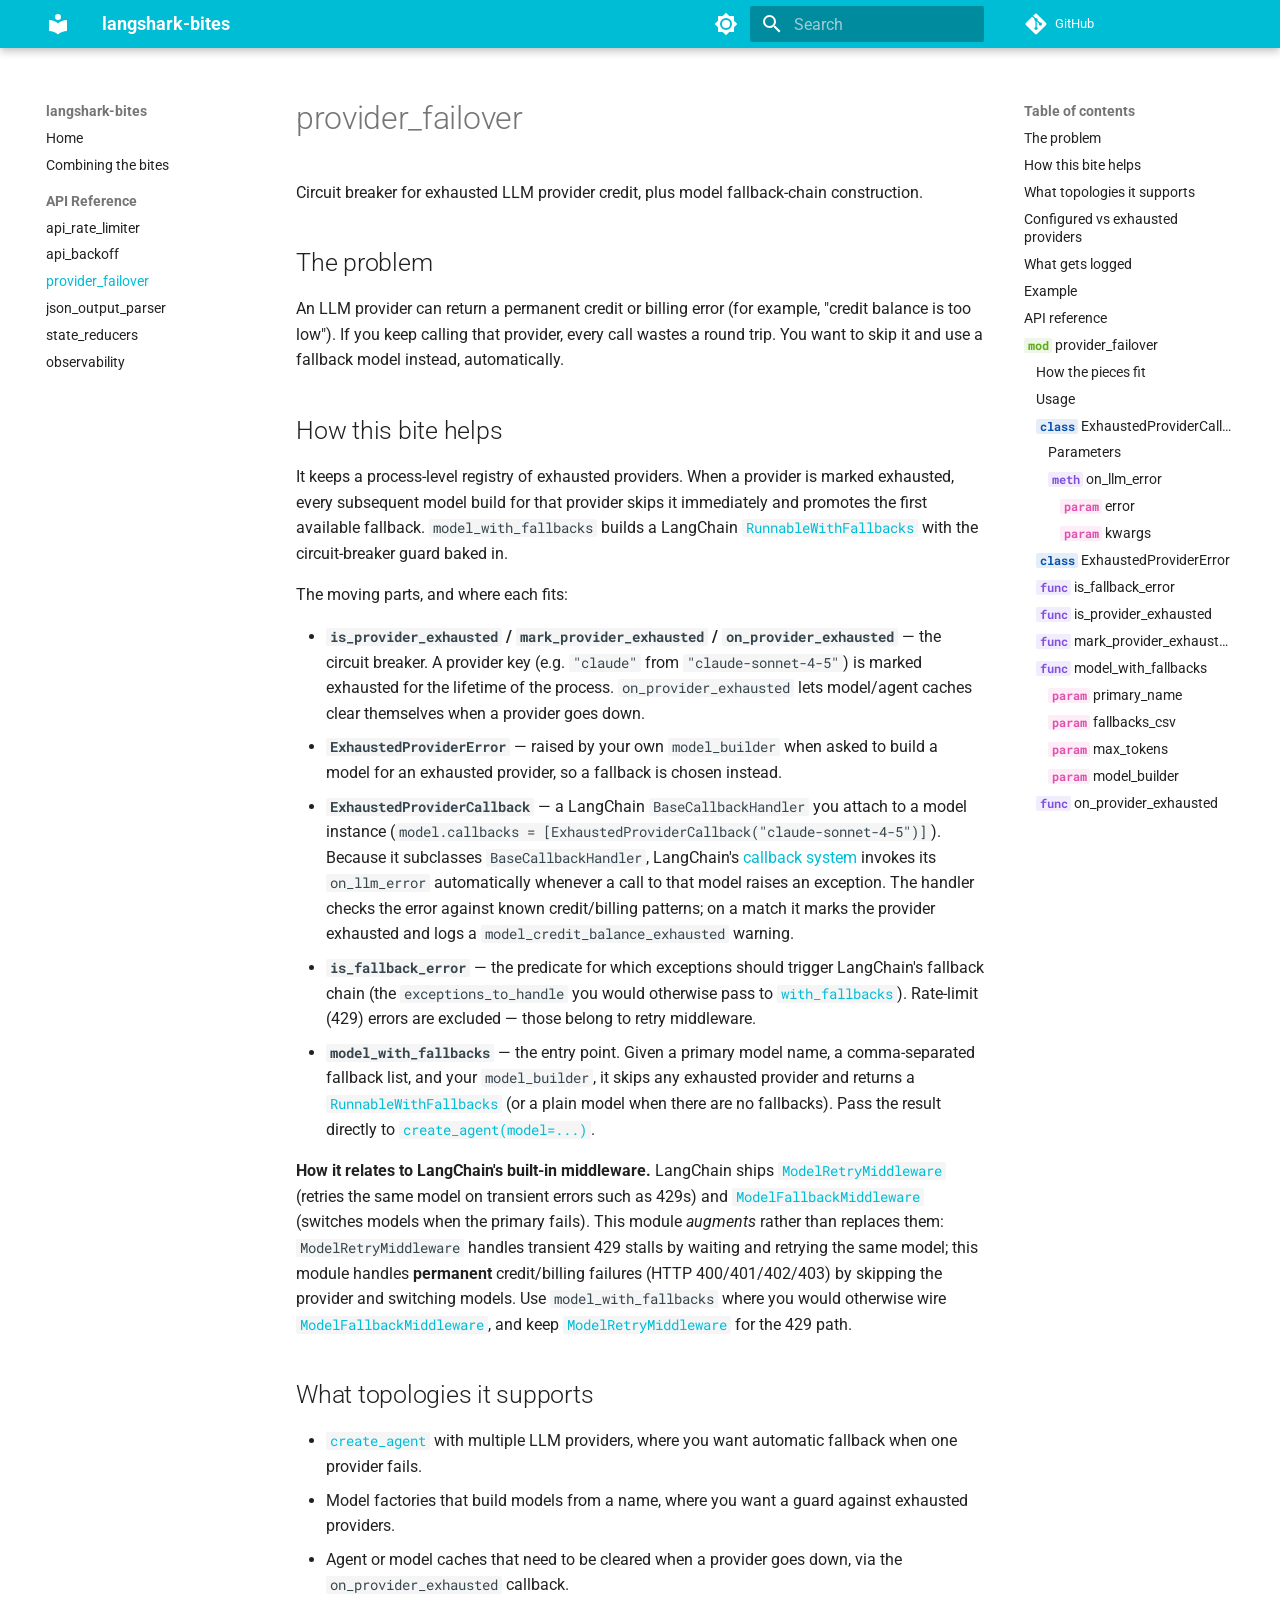
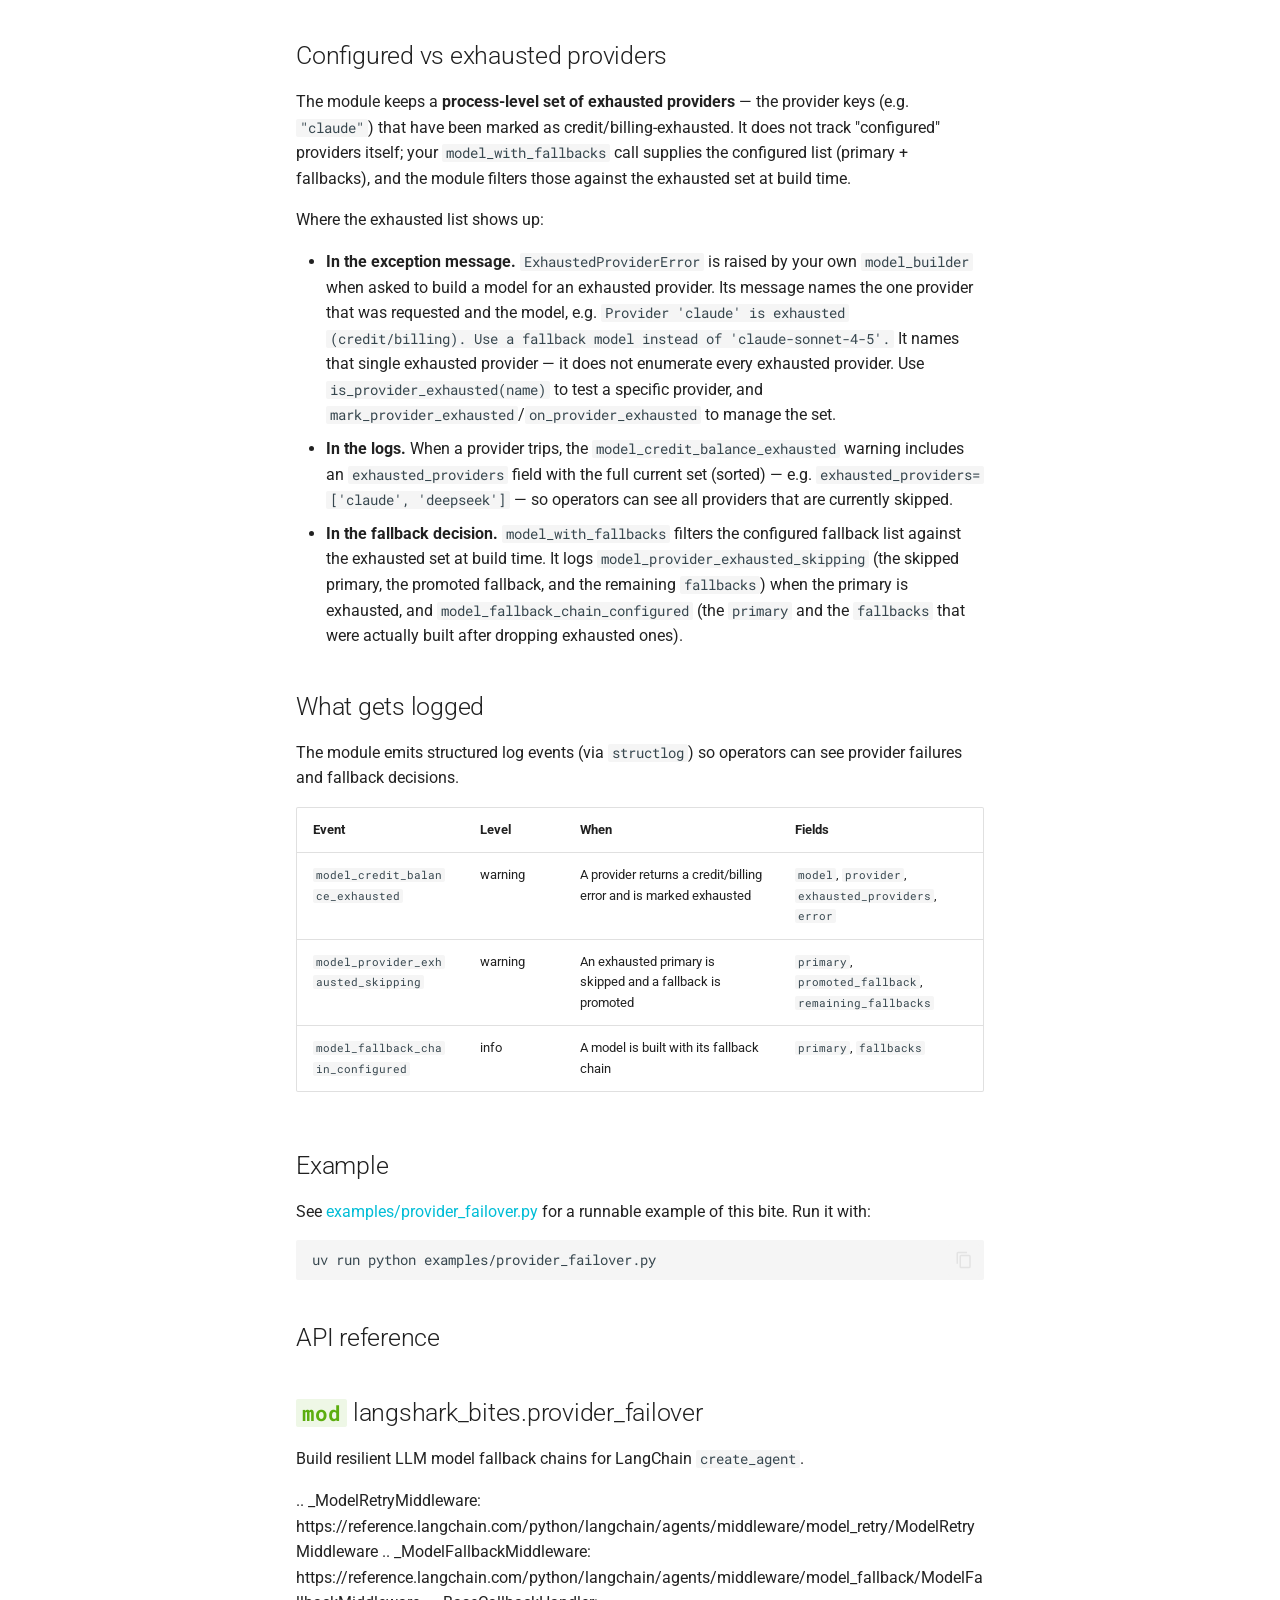
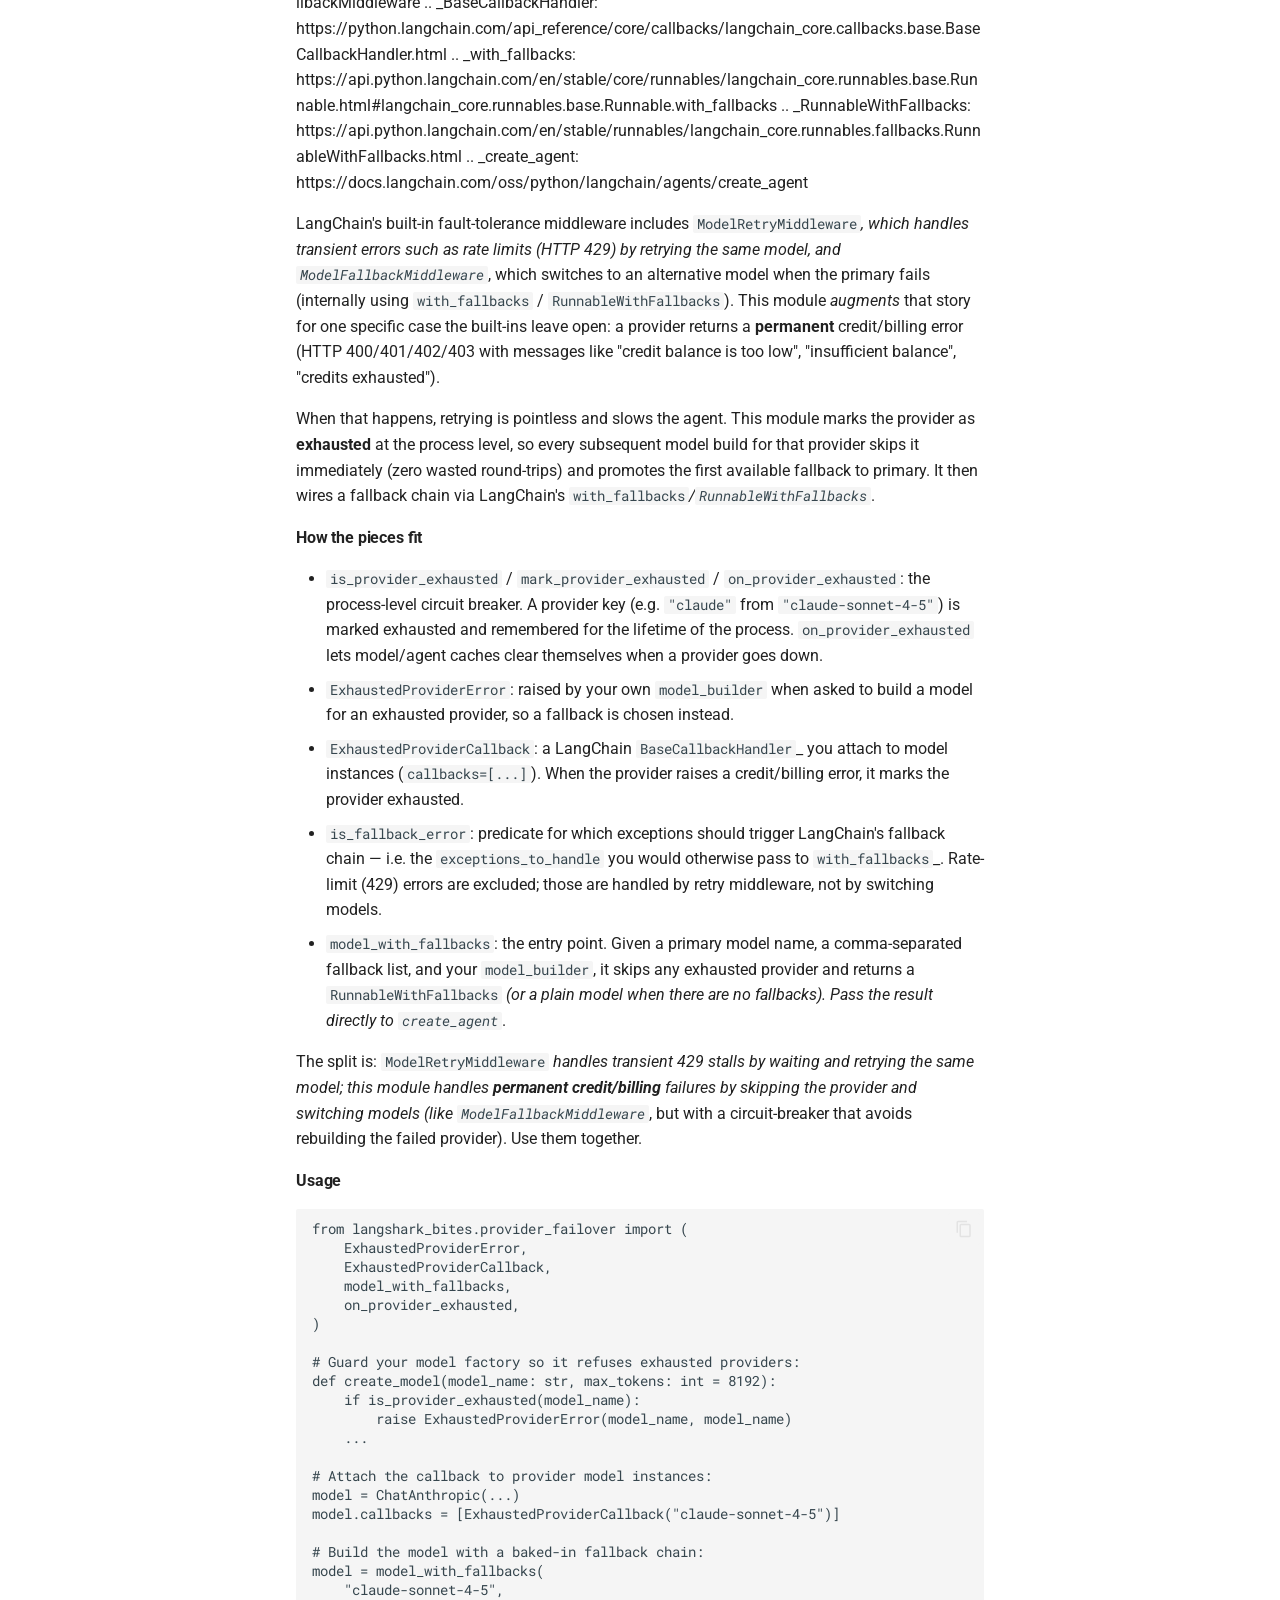
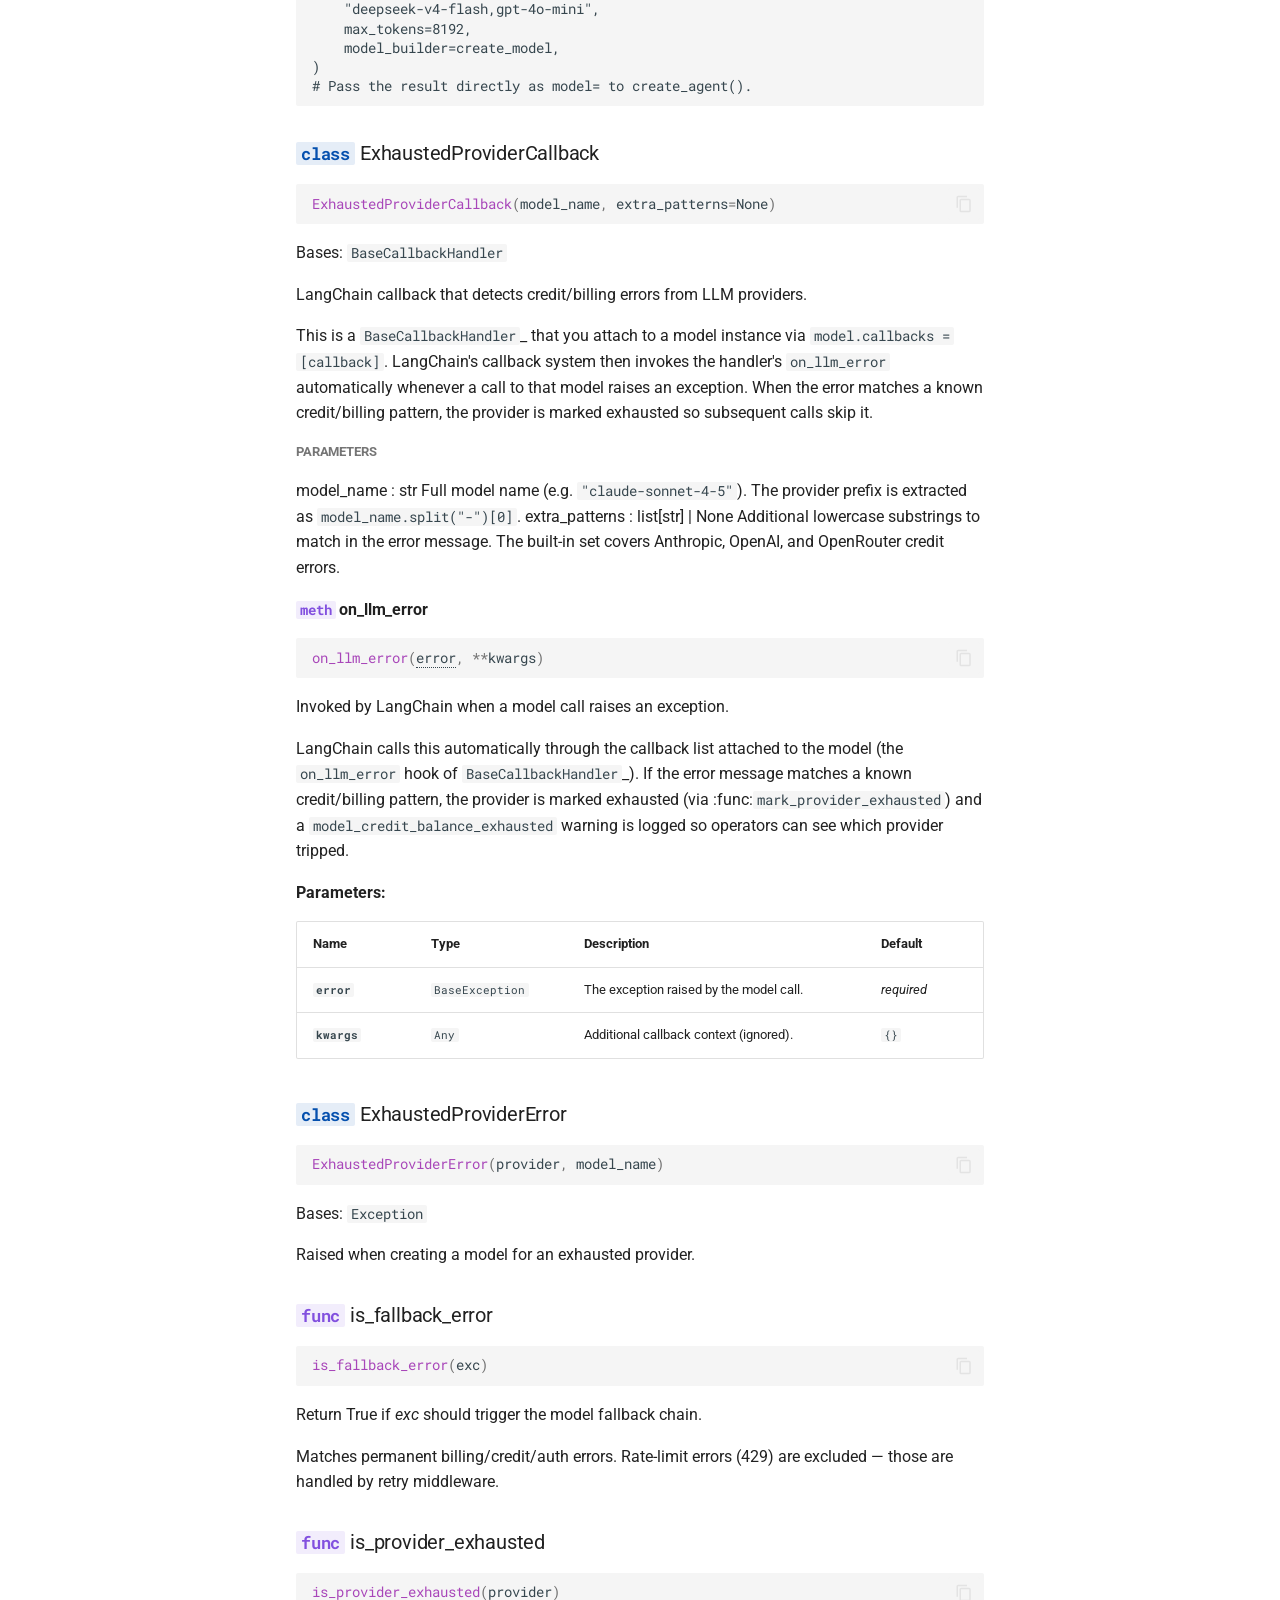
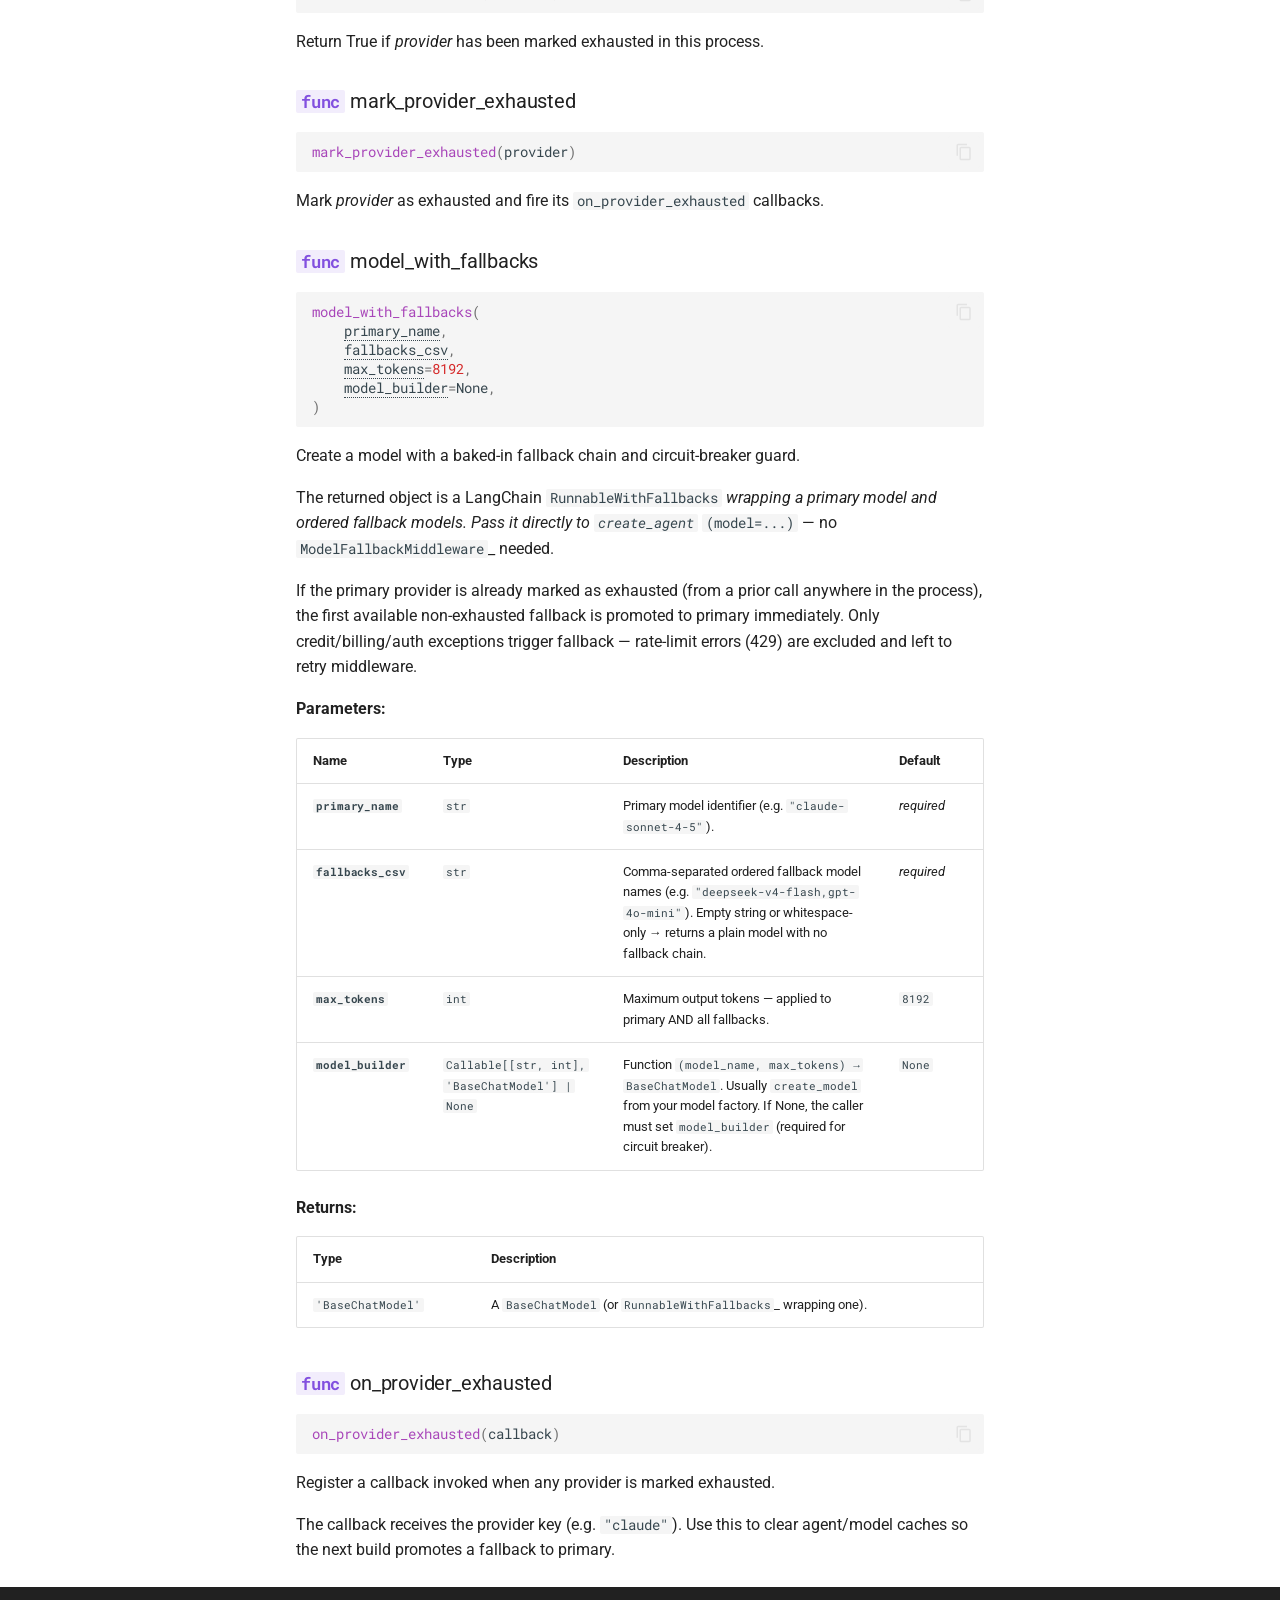
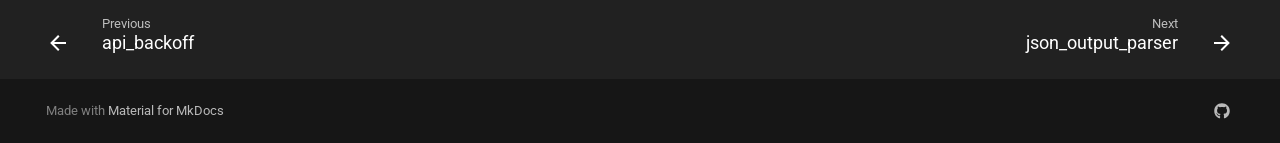
<file: provider_failover/index.html>
<!doctype html>
<html lang="en" class="no-js">
  <head>
    
      <meta charset="utf-8">
      <meta name="viewport" content="width=device-width,initial-scale=1">
      
        <meta name="description" content="Bite-size add-ons and wrappers for building durable and scalable LangChain multi-agent solutions.">
      
      
      
        <link rel="canonical" href="https://stokomax.github.io/langshark-bites/provider_failover/">
      
      
        <link rel="prev" href="../api_backoff/">
      
      
        <link rel="next" href="../json_output_parser/">
      
      
        
      
      
      <link rel="icon" href="../assets/images/favicon.png">
      <meta name="generator" content="mkdocs-1.6.1, mkdocs-material-9.7.7">
    
    
      
        <title>provider_failover - langshark-bites</title>
      
    
    
      <link rel="stylesheet" href="../assets/stylesheets/main.ec1eaa64.min.css">
      
        
        <link rel="stylesheet" href="../assets/stylesheets/palette.ab4e12ef.min.css">
      
      


    
    
      
    
    
      
        
        
        <link rel="preconnect" href="https://fonts.gstatic.com" crossorigin>
        <link rel="stylesheet" href="https://fonts.googleapis.com/css?family=Roboto:300,300i,400,400i,700,700i%7CRoboto+Mono:400,400i,700,700i&display=fallback">
        <style>:root{--md-text-font:"Roboto";--md-code-font:"Roboto Mono"}</style>
      
    
    
      <link rel="stylesheet" href="../assets/_mkdocstrings.css">
    
      <link rel="stylesheet" href="../stylesheets/extra.css">
    
    <script>__md_scope=new URL("..",location),__md_hash=e=>[...e].reduce(((e,_)=>(e<<5)-e+_.charCodeAt(0)),0),__md_get=(e,_=localStorage,t=__md_scope)=>JSON.parse(_.getItem(t.pathname+"."+e)),__md_set=(e,_,t=localStorage,a=__md_scope)=>{try{t.setItem(a.pathname+"."+e,JSON.stringify(_))}catch(e){}}</script>
    
      

    
    
  </head>
  
  
    
    
      
    
    
    
    
    <body dir="ltr" data-md-color-scheme="default" data-md-color-primary="cyan" data-md-color-accent="indigo">
  
    
    <input class="md-toggle" data-md-toggle="drawer" type="checkbox" id="__drawer" autocomplete="off">
    <input class="md-toggle" data-md-toggle="search" type="checkbox" id="__search" autocomplete="off">
    <label class="md-overlay" for="__drawer"></label>
    <div data-md-component="skip">
      
        
        <a href="#provider_failover" class="md-skip">
          Skip to content
        </a>
      
    </div>
    <div data-md-component="announce">
      
    </div>
    
    
      

  

<header class="md-header md-header--shadow" data-md-component="header">
  <nav class="md-header__inner md-grid" aria-label="Header">
    <a href=".." title="langshark-bites" class="md-header__button md-logo" aria-label="langshark-bites" data-md-component="logo">
      
  
  <svg xmlns="http://www.w3.org/2000/svg" viewBox="0 0 24 24"><path d="M12 8a3 3 0 0 0 3-3 3 3 0 0 0-3-3 3 3 0 0 0-3 3 3 3 0 0 0 3 3m0 3.54C9.64 9.35 6.5 8 3 8v11c3.5 0 6.64 1.35 9 3.54 2.36-2.19 5.5-3.54 9-3.54V8c-3.5 0-6.64 1.35-9 3.54"/></svg>

    </a>
    <label class="md-header__button md-icon" for="__drawer">
      
      <svg xmlns="http://www.w3.org/2000/svg" viewBox="0 0 24 24"><path d="M3 6h18v2H3zm0 5h18v2H3zm0 5h18v2H3z"/></svg>
    </label>
    <div class="md-header__title" data-md-component="header-title">
      <div class="md-header__ellipsis">
        <div class="md-header__topic">
          <span class="md-ellipsis">
            langshark-bites
          </span>
        </div>
        <div class="md-header__topic" data-md-component="header-topic">
          <span class="md-ellipsis">
            
              provider_failover
            
          </span>
        </div>
      </div>
    </div>
    
      
        <form class="md-header__option" data-md-component="palette">
  
    
    
    
    <input class="md-option" data-md-color-media="" data-md-color-scheme="default" data-md-color-primary="cyan" data-md-color-accent="indigo"  aria-label="Switch to dark mode"  type="radio" name="__palette" id="__palette_0">
    
      <label class="md-header__button md-icon" title="Switch to dark mode" for="__palette_1" hidden>
        <svg xmlns="http://www.w3.org/2000/svg" viewBox="0 0 24 24"><path d="M12 8a4 4 0 0 0-4 4 4 4 0 0 0 4 4 4 4 0 0 0 4-4 4 4 0 0 0-4-4m0 10a6 6 0 0 1-6-6 6 6 0 0 1 6-6 6 6 0 0 1 6 6 6 6 0 0 1-6 6m8-9.31V4h-4.69L12 .69 8.69 4H4v4.69L.69 12 4 15.31V20h4.69L12 23.31 15.31 20H20v-4.69L23.31 12z"/></svg>
      </label>
    
  
    
    
    
    <input class="md-option" data-md-color-media="" data-md-color-scheme="slate" data-md-color-primary="cyan" data-md-color-accent="indigo"  aria-label="Switch to light mode"  type="radio" name="__palette" id="__palette_1">
    
      <label class="md-header__button md-icon" title="Switch to light mode" for="__palette_0" hidden>
        <svg xmlns="http://www.w3.org/2000/svg" viewBox="0 0 24 24"><path d="M12 18c-.89 0-1.74-.2-2.5-.55C11.56 16.5 13 14.42 13 12s-1.44-4.5-3.5-5.45C10.26 6.2 11.11 6 12 6a6 6 0 0 1 6 6 6 6 0 0 1-6 6m8-9.31V4h-4.69L12 .69 8.69 4H4v4.69L.69 12 4 15.31V20h4.69L12 23.31 15.31 20H20v-4.69L23.31 12z"/></svg>
      </label>
    
  
</form>
      
    
    
      <script>var palette=__md_get("__palette");if(palette&&palette.color){if("(prefers-color-scheme)"===palette.color.media){var media=matchMedia("(prefers-color-scheme: light)"),input=document.querySelector(media.matches?"[data-md-color-media='(prefers-color-scheme: light)']":"[data-md-color-media='(prefers-color-scheme: dark)']");palette.color.media=input.getAttribute("data-md-color-media"),palette.color.scheme=input.getAttribute("data-md-color-scheme"),palette.color.primary=input.getAttribute("data-md-color-primary"),palette.color.accent=input.getAttribute("data-md-color-accent")}for(var[key,value]of Object.entries(palette.color))document.body.setAttribute("data-md-color-"+key,value)}</script>
    
    
    
      
      
        <label class="md-header__button md-icon" for="__search">
          
          <svg xmlns="http://www.w3.org/2000/svg" viewBox="0 0 24 24"><path d="M9.5 3A6.5 6.5 0 0 1 16 9.5c0 1.61-.59 3.09-1.56 4.23l.27.27h.79l5 5-1.5 1.5-5-5v-.79l-.27-.27A6.52 6.52 0 0 1 9.5 16 6.5 6.5 0 0 1 3 9.5 6.5 6.5 0 0 1 9.5 3m0 2C7 5 5 7 5 9.5S7 14 9.5 14 14 12 14 9.5 12 5 9.5 5"/></svg>
        </label>
        <div class="md-search" data-md-component="search" role="dialog">
  <label class="md-search__overlay" for="__search"></label>
  <div class="md-search__inner" role="search">
    <form class="md-search__form" name="search">
      <input type="text" class="md-search__input" name="query" aria-label="Search" placeholder="Search" autocapitalize="off" autocorrect="off" autocomplete="off" spellcheck="false" data-md-component="search-query" required>
      <label class="md-search__icon md-icon" for="__search">
        
        <svg xmlns="http://www.w3.org/2000/svg" viewBox="0 0 24 24"><path d="M9.5 3A6.5 6.5 0 0 1 16 9.5c0 1.61-.59 3.09-1.56 4.23l.27.27h.79l5 5-1.5 1.5-5-5v-.79l-.27-.27A6.52 6.52 0 0 1 9.5 16 6.5 6.5 0 0 1 3 9.5 6.5 6.5 0 0 1 9.5 3m0 2C7 5 5 7 5 9.5S7 14 9.5 14 14 12 14 9.5 12 5 9.5 5"/></svg>
        
        <svg xmlns="http://www.w3.org/2000/svg" viewBox="0 0 24 24"><path d="M20 11v2H8l5.5 5.5-1.42 1.42L4.16 12l7.92-7.92L13.5 5.5 8 11z"/></svg>
      </label>
      <nav class="md-search__options" aria-label="Search">
        
        <button type="reset" class="md-search__icon md-icon" title="Clear" aria-label="Clear" tabindex="-1">
          
          <svg xmlns="http://www.w3.org/2000/svg" viewBox="0 0 24 24"><path d="M19 6.41 17.59 5 12 10.59 6.41 5 5 6.41 10.59 12 5 17.59 6.41 19 12 13.41 17.59 19 19 17.59 13.41 12z"/></svg>
        </button>
      </nav>
      
        <div class="md-search__suggest" data-md-component="search-suggest"></div>
      
    </form>
    <div class="md-search__output">
      <div class="md-search__scrollwrap" tabindex="0" data-md-scrollfix>
        <div class="md-search-result" data-md-component="search-result">
          <div class="md-search-result__meta">
            Initializing search
          </div>
          <ol class="md-search-result__list" role="presentation"></ol>
        </div>
      </div>
    </div>
  </div>
</div>
      
    
    
      <div class="md-header__source">
        <a href="https://github.com/stokomax/langshark-bites" title="Go to repository" class="md-source" data-md-component="source">
  <div class="md-source__icon md-icon">
    
    <svg xmlns="http://www.w3.org/2000/svg" viewBox="0 0 448 512"><!--! Font Awesome Free 7.1.0 by @fontawesome - https://fontawesome.com License - https://fontawesome.com/license/free (Icons: CC BY 4.0, Fonts: SIL OFL 1.1, Code: MIT License) Copyright 2025 Fonticons, Inc.--><path d="M439.6 236.1 244 40.5c-5.4-5.5-12.8-8.5-20.4-8.5s-15 3-20.4 8.4L162.5 81l51.5 51.5c27.1-9.1 52.7 16.8 43.4 43.7l49.7 49.7c34.2-11.8 61.2 31 35.5 56.7-26.5 26.5-70.2-2.9-56-37.3L240.3 199v121.9c25.3 12.5 22.3 41.8 9.1 55-6.4 6.4-15.2 10.1-24.3 10.1s-17.8-3.6-24.3-10.1c-17.6-17.6-11.1-46.9 11.2-56v-123c-20.8-8.5-24.6-30.7-18.6-45L142.6 101 8.5 235.1C3 240.6 0 247.9 0 255.5s3 15 8.5 20.4l195.6 195.7c5.4 5.4 12.7 8.4 20.4 8.4s15-3 20.4-8.4l194.7-194.7c5.4-5.4 8.4-12.8 8.4-20.4s-3-15-8.4-20.4"/></svg>
  </div>
  <div class="md-source__repository">
    GitHub
  </div>
</a>
      </div>
    
  </nav>
  
</header>
    
    <div class="md-container" data-md-component="container">
      
      
        
          
        
      
      <main class="md-main" data-md-component="main">
        <div class="md-main__inner md-grid">
          
            
              
              <div class="md-sidebar md-sidebar--primary" data-md-component="sidebar" data-md-type="navigation" >
                <div class="md-sidebar__scrollwrap">
                  <div class="md-sidebar__inner">
                    



<nav class="md-nav md-nav--primary" aria-label="Navigation" data-md-level="0">
  <label class="md-nav__title" for="__drawer">
    <a href=".." title="langshark-bites" class="md-nav__button md-logo" aria-label="langshark-bites" data-md-component="logo">
      
  
  <svg xmlns="http://www.w3.org/2000/svg" viewBox="0 0 24 24"><path d="M12 8a3 3 0 0 0 3-3 3 3 0 0 0-3-3 3 3 0 0 0-3 3 3 3 0 0 0 3 3m0 3.54C9.64 9.35 6.5 8 3 8v11c3.5 0 6.64 1.35 9 3.54 2.36-2.19 5.5-3.54 9-3.54V8c-3.5 0-6.64 1.35-9 3.54"/></svg>

    </a>
    langshark-bites
  </label>
  
    <div class="md-nav__source">
      <a href="https://github.com/stokomax/langshark-bites" title="Go to repository" class="md-source" data-md-component="source">
  <div class="md-source__icon md-icon">
    
    <svg xmlns="http://www.w3.org/2000/svg" viewBox="0 0 448 512"><!--! Font Awesome Free 7.1.0 by @fontawesome - https://fontawesome.com License - https://fontawesome.com/license/free (Icons: CC BY 4.0, Fonts: SIL OFL 1.1, Code: MIT License) Copyright 2025 Fonticons, Inc.--><path d="M439.6 236.1 244 40.5c-5.4-5.5-12.8-8.5-20.4-8.5s-15 3-20.4 8.4L162.5 81l51.5 51.5c27.1-9.1 52.7 16.8 43.4 43.7l49.7 49.7c34.2-11.8 61.2 31 35.5 56.7-26.5 26.5-70.2-2.9-56-37.3L240.3 199v121.9c25.3 12.5 22.3 41.8 9.1 55-6.4 6.4-15.2 10.1-24.3 10.1s-17.8-3.6-24.3-10.1c-17.6-17.6-11.1-46.9 11.2-56v-123c-20.8-8.5-24.6-30.7-18.6-45L142.6 101 8.5 235.1C3 240.6 0 247.9 0 255.5s3 15 8.5 20.4l195.6 195.7c5.4 5.4 12.7 8.4 20.4 8.4s15-3 20.4-8.4l194.7-194.7c5.4-5.4 8.4-12.8 8.4-20.4s-3-15-8.4-20.4"/></svg>
  </div>
  <div class="md-source__repository">
    GitHub
  </div>
</a>
    </div>
  
  <ul class="md-nav__list" data-md-scrollfix>
    
      
      
  
  
  
  
    <li class="md-nav__item">
      <a href=".." class="md-nav__link">
        
  
  
  <span class="md-ellipsis">
    
  
    Home
  

    
  </span>
  
  

      </a>
    </li>
  

    
      
      
  
  
  
  
    <li class="md-nav__item">
      <a href="../combining/" class="md-nav__link">
        
  
  
  <span class="md-ellipsis">
    
  
    Combining the bites
  

    
  </span>
  
  

      </a>
    </li>
  

    
      
      
  
  
    
  
  
  
    
    
    
    
      
        
        
      
    
    
    <li class="md-nav__item md-nav__item--active md-nav__item--section md-nav__item--nested">
      
        
        
        <input class="md-nav__toggle md-toggle " type="checkbox" id="__nav_3" checked>
        
          
          <label class="md-nav__link" for="__nav_3" id="__nav_3_label" tabindex="">
            
  
  
  <span class="md-ellipsis">
    
  
    API Reference
  

    
  </span>
  
  

            <span class="md-nav__icon md-icon"></span>
          </label>
        
        <nav class="md-nav" data-md-level="1" aria-labelledby="__nav_3_label" aria-expanded="true">
          <label class="md-nav__title" for="__nav_3">
            <span class="md-nav__icon md-icon"></span>
            
  
    API Reference
  

          </label>
          <ul class="md-nav__list" data-md-scrollfix>
            
              
                
  
  
  
  
    <li class="md-nav__item">
      <a href="../api_rate_limiter/" class="md-nav__link">
        
  
  
  <span class="md-ellipsis">
    
  
    api_rate_limiter
  

    
  </span>
  
  

      </a>
    </li>
  

              
            
              
                
  
  
  
  
    <li class="md-nav__item">
      <a href="../api_backoff/" class="md-nav__link">
        
  
  
  <span class="md-ellipsis">
    
  
    api_backoff
  

    
  </span>
  
  

      </a>
    </li>
  

              
            
              
                
  
  
    
  
  
  
    <li class="md-nav__item md-nav__item--active">
      
      <input class="md-nav__toggle md-toggle" type="checkbox" id="__toc">
      
      
        
      
      
        <label class="md-nav__link md-nav__link--active" for="__toc">
          
  
  
  <span class="md-ellipsis">
    
  
    provider_failover
  

    
  </span>
  
  

          <span class="md-nav__icon md-icon"></span>
        </label>
      
      <a href="./" class="md-nav__link md-nav__link--active">
        
  
  
  <span class="md-ellipsis">
    
  
    provider_failover
  

    
  </span>
  
  

      </a>
      
        

<nav class="md-nav md-nav--secondary" aria-label="Table of contents">
  
  
  
    
  
  
    <label class="md-nav__title" for="__toc">
      <span class="md-nav__icon md-icon"></span>
      Table of contents
    </label>
    <ul class="md-nav__list" data-md-component="toc" data-md-scrollfix>
      
        <li class="md-nav__item">
  <a href="#the-problem" class="md-nav__link">
    <span class="md-ellipsis">
      
        The problem
      
    </span>
  </a>
  
</li>
      
        <li class="md-nav__item">
  <a href="#how-this-bite-helps" class="md-nav__link">
    <span class="md-ellipsis">
      
        How this bite helps
      
    </span>
  </a>
  
</li>
      
        <li class="md-nav__item">
  <a href="#what-topologies-it-supports" class="md-nav__link">
    <span class="md-ellipsis">
      
        What topologies it supports
      
    </span>
  </a>
  
</li>
      
        <li class="md-nav__item">
  <a href="#configured-vs-exhausted-providers" class="md-nav__link">
    <span class="md-ellipsis">
      
        Configured vs exhausted providers
      
    </span>
  </a>
  
</li>
      
        <li class="md-nav__item">
  <a href="#what-gets-logged" class="md-nav__link">
    <span class="md-ellipsis">
      
        What gets logged
      
    </span>
  </a>
  
</li>
      
        <li class="md-nav__item">
  <a href="#example" class="md-nav__link">
    <span class="md-ellipsis">
      
        Example
      
    </span>
  </a>
  
</li>
      
        <li class="md-nav__item">
  <a href="#api-reference" class="md-nav__link">
    <span class="md-ellipsis">
      
        API reference
      
    </span>
  </a>
  
</li>
      
        <li class="md-nav__item">
  <a href="#langshark_bites.provider_failover" class="md-nav__link">
    <span class="md-ellipsis">
      
        <code class="doc-symbol doc-symbol-toc doc-symbol-module"></code>&nbsp;provider_failover
      
    </span>
  </a>
  
    <nav class="md-nav" aria-label=" provider_failover">
      <ul class="md-nav__list">
        
          <li class="md-nav__item">
  <a href="#langshark_bites.provider_failover--how-the-pieces-fit" class="md-nav__link">
    <span class="md-ellipsis">
      
        How the pieces fit
      
    </span>
  </a>
  
</li>
        
          <li class="md-nav__item">
  <a href="#langshark_bites.provider_failover--usage" class="md-nav__link">
    <span class="md-ellipsis">
      
        Usage
      
    </span>
  </a>
  
</li>
        
          <li class="md-nav__item">
  <a href="#langshark_bites.provider_failover.ExhaustedProviderCallback" class="md-nav__link">
    <span class="md-ellipsis">
      
        <code class="doc-symbol doc-symbol-toc doc-symbol-class"></code>&nbsp;ExhaustedProviderCallback
      
    </span>
  </a>
  
    <nav class="md-nav" aria-label=" ExhaustedProviderCallback">
      <ul class="md-nav__list">
        
          <li class="md-nav__item">
  <a href="#langshark_bites.provider_failover.ExhaustedProviderCallback--parameters" class="md-nav__link">
    <span class="md-ellipsis">
      
        Parameters
      
    </span>
  </a>
  
</li>
        
          <li class="md-nav__item">
  <a href="#langshark_bites.provider_failover.ExhaustedProviderCallback.on_llm_error" class="md-nav__link">
    <span class="md-ellipsis">
      
        <code class="doc-symbol doc-symbol-toc doc-symbol-method"></code>&nbsp;on_llm_error
      
    </span>
  </a>
  
    <nav class="md-nav" aria-label=" on_llm_error">
      <ul class="md-nav__list">
        
          <li class="md-nav__item">
  <a href="#langshark_bites.provider_failover.ExhaustedProviderCallback.on_llm_error(error)" class="md-nav__link">
    <span class="md-ellipsis">
      
        <code class="doc-symbol doc-symbol-toc doc-symbol-parameter"></code>&nbsp;error
      
    </span>
  </a>
  
</li>
        
          <li class="md-nav__item">
  <a href="#langshark_bites.provider_failover.ExhaustedProviderCallback.on_llm_error(kwargs)" class="md-nav__link">
    <span class="md-ellipsis">
      
        <code class="doc-symbol doc-symbol-toc doc-symbol-parameter"></code>&nbsp;kwargs
      
    </span>
  </a>
  
</li>
        
      </ul>
    </nav>
  
</li>
        
      </ul>
    </nav>
  
</li>
        
          <li class="md-nav__item">
  <a href="#langshark_bites.provider_failover.ExhaustedProviderError" class="md-nav__link">
    <span class="md-ellipsis">
      
        <code class="doc-symbol doc-symbol-toc doc-symbol-class"></code>&nbsp;ExhaustedProviderError
      
    </span>
  </a>
  
</li>
        
          <li class="md-nav__item">
  <a href="#langshark_bites.provider_failover.is_fallback_error" class="md-nav__link">
    <span class="md-ellipsis">
      
        <code class="doc-symbol doc-symbol-toc doc-symbol-function"></code>&nbsp;is_fallback_error
      
    </span>
  </a>
  
</li>
        
          <li class="md-nav__item">
  <a href="#langshark_bites.provider_failover.is_provider_exhausted" class="md-nav__link">
    <span class="md-ellipsis">
      
        <code class="doc-symbol doc-symbol-toc doc-symbol-function"></code>&nbsp;is_provider_exhausted
      
    </span>
  </a>
  
</li>
        
          <li class="md-nav__item">
  <a href="#langshark_bites.provider_failover.mark_provider_exhausted" class="md-nav__link">
    <span class="md-ellipsis">
      
        <code class="doc-symbol doc-symbol-toc doc-symbol-function"></code>&nbsp;mark_provider_exhausted
      
    </span>
  </a>
  
</li>
        
          <li class="md-nav__item">
  <a href="#langshark_bites.provider_failover.model_with_fallbacks" class="md-nav__link">
    <span class="md-ellipsis">
      
        <code class="doc-symbol doc-symbol-toc doc-symbol-function"></code>&nbsp;model_with_fallbacks
      
    </span>
  </a>
  
    <nav class="md-nav" aria-label=" model_with_fallbacks">
      <ul class="md-nav__list">
        
          <li class="md-nav__item">
  <a href="#langshark_bites.provider_failover.model_with_fallbacks(primary_name)" class="md-nav__link">
    <span class="md-ellipsis">
      
        <code class="doc-symbol doc-symbol-toc doc-symbol-parameter"></code>&nbsp;primary_name
      
    </span>
  </a>
  
</li>
        
          <li class="md-nav__item">
  <a href="#langshark_bites.provider_failover.model_with_fallbacks(fallbacks_csv)" class="md-nav__link">
    <span class="md-ellipsis">
      
        <code class="doc-symbol doc-symbol-toc doc-symbol-parameter"></code>&nbsp;fallbacks_csv
      
    </span>
  </a>
  
</li>
        
          <li class="md-nav__item">
  <a href="#langshark_bites.provider_failover.model_with_fallbacks(max_tokens)" class="md-nav__link">
    <span class="md-ellipsis">
      
        <code class="doc-symbol doc-symbol-toc doc-symbol-parameter"></code>&nbsp;max_tokens
      
    </span>
  </a>
  
</li>
        
          <li class="md-nav__item">
  <a href="#langshark_bites.provider_failover.model_with_fallbacks(model_builder)" class="md-nav__link">
    <span class="md-ellipsis">
      
        <code class="doc-symbol doc-symbol-toc doc-symbol-parameter"></code>&nbsp;model_builder
      
    </span>
  </a>
  
</li>
        
      </ul>
    </nav>
  
</li>
        
          <li class="md-nav__item">
  <a href="#langshark_bites.provider_failover.on_provider_exhausted" class="md-nav__link">
    <span class="md-ellipsis">
      
        <code class="doc-symbol doc-symbol-toc doc-symbol-function"></code>&nbsp;on_provider_exhausted
      
    </span>
  </a>
  
</li>
        
      </ul>
    </nav>
  
</li>
      
    </ul>
  
</nav>
      
    </li>
  

              
            
              
                
  
  
  
  
    <li class="md-nav__item">
      <a href="../json_output_parser/" class="md-nav__link">
        
  
  
  <span class="md-ellipsis">
    
  
    json_output_parser
  

    
  </span>
  
  

      </a>
    </li>
  

              
            
              
                
  
  
  
  
    <li class="md-nav__item">
      <a href="../state_reducers/" class="md-nav__link">
        
  
  
  <span class="md-ellipsis">
    
  
    state_reducers
  

    
  </span>
  
  

      </a>
    </li>
  

              
            
              
                
  
  
  
  
    <li class="md-nav__item">
      <a href="../observability/" class="md-nav__link">
        
  
  
  <span class="md-ellipsis">
    
  
    observability
  

    
  </span>
  
  

      </a>
    </li>
  

              
            
          </ul>
        </nav>
      
    </li>
  

    
  </ul>
</nav>
                  </div>
                </div>
              </div>
            
            
              
              <div class="md-sidebar md-sidebar--secondary" data-md-component="sidebar" data-md-type="toc" >
                <div class="md-sidebar__scrollwrap">
                  <div class="md-sidebar__inner">
                    

<nav class="md-nav md-nav--secondary" aria-label="Table of contents">
  
  
  
    
  
  
    <label class="md-nav__title" for="__toc">
      <span class="md-nav__icon md-icon"></span>
      Table of contents
    </label>
    <ul class="md-nav__list" data-md-component="toc" data-md-scrollfix>
      
        <li class="md-nav__item">
  <a href="#the-problem" class="md-nav__link">
    <span class="md-ellipsis">
      
        The problem
      
    </span>
  </a>
  
</li>
      
        <li class="md-nav__item">
  <a href="#how-this-bite-helps" class="md-nav__link">
    <span class="md-ellipsis">
      
        How this bite helps
      
    </span>
  </a>
  
</li>
      
        <li class="md-nav__item">
  <a href="#what-topologies-it-supports" class="md-nav__link">
    <span class="md-ellipsis">
      
        What topologies it supports
      
    </span>
  </a>
  
</li>
      
        <li class="md-nav__item">
  <a href="#configured-vs-exhausted-providers" class="md-nav__link">
    <span class="md-ellipsis">
      
        Configured vs exhausted providers
      
    </span>
  </a>
  
</li>
      
        <li class="md-nav__item">
  <a href="#what-gets-logged" class="md-nav__link">
    <span class="md-ellipsis">
      
        What gets logged
      
    </span>
  </a>
  
</li>
      
        <li class="md-nav__item">
  <a href="#example" class="md-nav__link">
    <span class="md-ellipsis">
      
        Example
      
    </span>
  </a>
  
</li>
      
        <li class="md-nav__item">
  <a href="#api-reference" class="md-nav__link">
    <span class="md-ellipsis">
      
        API reference
      
    </span>
  </a>
  
</li>
      
        <li class="md-nav__item">
  <a href="#langshark_bites.provider_failover" class="md-nav__link">
    <span class="md-ellipsis">
      
        <code class="doc-symbol doc-symbol-toc doc-symbol-module"></code>&nbsp;provider_failover
      
    </span>
  </a>
  
    <nav class="md-nav" aria-label=" provider_failover">
      <ul class="md-nav__list">
        
          <li class="md-nav__item">
  <a href="#langshark_bites.provider_failover--how-the-pieces-fit" class="md-nav__link">
    <span class="md-ellipsis">
      
        How the pieces fit
      
    </span>
  </a>
  
</li>
        
          <li class="md-nav__item">
  <a href="#langshark_bites.provider_failover--usage" class="md-nav__link">
    <span class="md-ellipsis">
      
        Usage
      
    </span>
  </a>
  
</li>
        
          <li class="md-nav__item">
  <a href="#langshark_bites.provider_failover.ExhaustedProviderCallback" class="md-nav__link">
    <span class="md-ellipsis">
      
        <code class="doc-symbol doc-symbol-toc doc-symbol-class"></code>&nbsp;ExhaustedProviderCallback
      
    </span>
  </a>
  
    <nav class="md-nav" aria-label=" ExhaustedProviderCallback">
      <ul class="md-nav__list">
        
          <li class="md-nav__item">
  <a href="#langshark_bites.provider_failover.ExhaustedProviderCallback--parameters" class="md-nav__link">
    <span class="md-ellipsis">
      
        Parameters
      
    </span>
  </a>
  
</li>
        
          <li class="md-nav__item">
  <a href="#langshark_bites.provider_failover.ExhaustedProviderCallback.on_llm_error" class="md-nav__link">
    <span class="md-ellipsis">
      
        <code class="doc-symbol doc-symbol-toc doc-symbol-method"></code>&nbsp;on_llm_error
      
    </span>
  </a>
  
    <nav class="md-nav" aria-label=" on_llm_error">
      <ul class="md-nav__list">
        
          <li class="md-nav__item">
  <a href="#langshark_bites.provider_failover.ExhaustedProviderCallback.on_llm_error(error)" class="md-nav__link">
    <span class="md-ellipsis">
      
        <code class="doc-symbol doc-symbol-toc doc-symbol-parameter"></code>&nbsp;error
      
    </span>
  </a>
  
</li>
        
          <li class="md-nav__item">
  <a href="#langshark_bites.provider_failover.ExhaustedProviderCallback.on_llm_error(kwargs)" class="md-nav__link">
    <span class="md-ellipsis">
      
        <code class="doc-symbol doc-symbol-toc doc-symbol-parameter"></code>&nbsp;kwargs
      
    </span>
  </a>
  
</li>
        
      </ul>
    </nav>
  
</li>
        
      </ul>
    </nav>
  
</li>
        
          <li class="md-nav__item">
  <a href="#langshark_bites.provider_failover.ExhaustedProviderError" class="md-nav__link">
    <span class="md-ellipsis">
      
        <code class="doc-symbol doc-symbol-toc doc-symbol-class"></code>&nbsp;ExhaustedProviderError
      
    </span>
  </a>
  
</li>
        
          <li class="md-nav__item">
  <a href="#langshark_bites.provider_failover.is_fallback_error" class="md-nav__link">
    <span class="md-ellipsis">
      
        <code class="doc-symbol doc-symbol-toc doc-symbol-function"></code>&nbsp;is_fallback_error
      
    </span>
  </a>
  
</li>
        
          <li class="md-nav__item">
  <a href="#langshark_bites.provider_failover.is_provider_exhausted" class="md-nav__link">
    <span class="md-ellipsis">
      
        <code class="doc-symbol doc-symbol-toc doc-symbol-function"></code>&nbsp;is_provider_exhausted
      
    </span>
  </a>
  
</li>
        
          <li class="md-nav__item">
  <a href="#langshark_bites.provider_failover.mark_provider_exhausted" class="md-nav__link">
    <span class="md-ellipsis">
      
        <code class="doc-symbol doc-symbol-toc doc-symbol-function"></code>&nbsp;mark_provider_exhausted
      
    </span>
  </a>
  
</li>
        
          <li class="md-nav__item">
  <a href="#langshark_bites.provider_failover.model_with_fallbacks" class="md-nav__link">
    <span class="md-ellipsis">
      
        <code class="doc-symbol doc-symbol-toc doc-symbol-function"></code>&nbsp;model_with_fallbacks
      
    </span>
  </a>
  
    <nav class="md-nav" aria-label=" model_with_fallbacks">
      <ul class="md-nav__list">
        
          <li class="md-nav__item">
  <a href="#langshark_bites.provider_failover.model_with_fallbacks(primary_name)" class="md-nav__link">
    <span class="md-ellipsis">
      
        <code class="doc-symbol doc-symbol-toc doc-symbol-parameter"></code>&nbsp;primary_name
      
    </span>
  </a>
  
</li>
        
          <li class="md-nav__item">
  <a href="#langshark_bites.provider_failover.model_with_fallbacks(fallbacks_csv)" class="md-nav__link">
    <span class="md-ellipsis">
      
        <code class="doc-symbol doc-symbol-toc doc-symbol-parameter"></code>&nbsp;fallbacks_csv
      
    </span>
  </a>
  
</li>
        
          <li class="md-nav__item">
  <a href="#langshark_bites.provider_failover.model_with_fallbacks(max_tokens)" class="md-nav__link">
    <span class="md-ellipsis">
      
        <code class="doc-symbol doc-symbol-toc doc-symbol-parameter"></code>&nbsp;max_tokens
      
    </span>
  </a>
  
</li>
        
          <li class="md-nav__item">
  <a href="#langshark_bites.provider_failover.model_with_fallbacks(model_builder)" class="md-nav__link">
    <span class="md-ellipsis">
      
        <code class="doc-symbol doc-symbol-toc doc-symbol-parameter"></code>&nbsp;model_builder
      
    </span>
  </a>
  
</li>
        
      </ul>
    </nav>
  
</li>
        
          <li class="md-nav__item">
  <a href="#langshark_bites.provider_failover.on_provider_exhausted" class="md-nav__link">
    <span class="md-ellipsis">
      
        <code class="doc-symbol doc-symbol-toc doc-symbol-function"></code>&nbsp;on_provider_exhausted
      
    </span>
  </a>
  
</li>
        
      </ul>
    </nav>
  
</li>
      
    </ul>
  
</nav>
                  </div>
                </div>
              </div>
            
          
          
            <div class="md-content" data-md-component="content">
              
              <article class="md-content__inner md-typeset">
                
                  


  
  


<h1 id="provider_failover">provider_failover<a class="headerlink" href="#provider_failover" title="Permanent link">&para;</a></h1>
<p>Circuit breaker for exhausted LLM provider credit, plus model fallback-chain construction.</p>
<h2 id="the-problem">The problem<a class="headerlink" href="#the-problem" title="Permanent link">&para;</a></h2>
<p>An LLM provider can return a permanent credit or billing error (for example, "credit balance is too low"). If you keep calling that provider, every call wastes a round trip. You want to skip it and use a fallback model instead, automatically.</p>
<h2 id="how-this-bite-helps">How this bite helps<a class="headerlink" href="#how-this-bite-helps" title="Permanent link">&para;</a></h2>
<p>It keeps a process-level registry of exhausted providers. When a provider is marked exhausted, every subsequent model build for that provider skips it immediately and promotes the first available fallback. <code>model_with_fallbacks</code> builds a LangChain <a href="https://api.python.langchain.com/en/stable/runnables/langchain_core.runnables.fallbacks.RunnableWithFallbacks.html"><code>RunnableWithFallbacks</code></a> with the circuit-breaker guard baked in.</p>
<p>The moving parts, and where each fits:</p>
<ul>
<li><strong><code>is_provider_exhausted</code> / <code>mark_provider_exhausted</code> / <code>on_provider_exhausted</code></strong> — the circuit breaker. A provider key (e.g. <code>"claude"</code> from <code>"claude-sonnet-4-5"</code>) is marked exhausted for the lifetime of the process. <code>on_provider_exhausted</code> lets model/agent caches clear themselves when a provider goes down.</li>
<li><strong><code>ExhaustedProviderError</code></strong> — raised by your own <code>model_builder</code> when asked to build a model for an exhausted provider, so a fallback is chosen instead.</li>
<li><strong><code>ExhaustedProviderCallback</code></strong> — a LangChain <code>BaseCallbackHandler</code> you attach to a model instance (<code>model.callbacks = [ExhaustedProviderCallback("claude-sonnet-4-5")]</code>). Because it subclasses <code>BaseCallbackHandler</code>, LangChain's <a href="https://python.langchain.com/docs/concepts/callbacks/">callback system</a> invokes its <code>on_llm_error</code> automatically whenever a call to that model raises an exception. The handler checks the error against known credit/billing patterns; on a match it marks the provider exhausted and logs a <code>model_credit_balance_exhausted</code> warning.</li>
<li><strong><code>is_fallback_error</code></strong> — the predicate for which exceptions should trigger LangChain's fallback chain (the <code>exceptions_to_handle</code> you would otherwise pass to <a href="https://api.python.langchain.com/en/stable/core/runnables/langchain_core.runnables.base.Runnable.html#langchain_core.runnables.base.Runnable.with_fallbacks"><code>with_fallbacks</code></a>). Rate-limit (429) errors are excluded — those belong to retry middleware.</li>
<li><strong><code>model_with_fallbacks</code></strong> — the entry point. Given a primary model name, a comma-separated fallback list, and your <code>model_builder</code>, it skips any exhausted provider and returns a <a href="https://api.python.langchain.com/en/stable/runnables/langchain_core.runnables.fallbacks.RunnableWithFallbacks.html"><code>RunnableWithFallbacks</code></a> (or a plain model when there are no fallbacks). Pass the result directly to <a href="https://docs.langchain.com/oss/python/langchain/agents/create_agent"><code>create_agent(model=...)</code></a>.</li>
</ul>
<p><strong>How it relates to LangChain's built-in middleware.</strong> LangChain ships <a href="https://reference.langchain.com/python/langchain/agents/middleware/model_retry/ModelRetryMiddleware"><code>ModelRetryMiddleware</code></a> (retries the same model on transient errors such as 429s) and <a href="https://reference.langchain.com/python/langchain/agents/middleware/model_fallback/ModelFallbackMiddleware"><code>ModelFallbackMiddleware</code></a> (switches models when the primary fails). This module <em>augments</em> rather than replaces them: <code>ModelRetryMiddleware</code> handles transient 429 stalls by waiting and retrying the same model; this module handles <strong>permanent</strong> credit/billing failures (HTTP 400/401/402/403) by skipping the provider and switching models. Use <code>model_with_fallbacks</code> where you would otherwise wire <a href="https://reference.langchain.com/python/langchain/agents/middleware/model_fallback/ModelFallbackMiddleware"><code>ModelFallbackMiddleware</code></a>, and keep <a href="https://reference.langchain.com/python/langchain/agents/middleware/model_retry/ModelRetryMiddleware"><code>ModelRetryMiddleware</code></a> for the 429 path.</p>
<h2 id="what-topologies-it-supports">What topologies it supports<a class="headerlink" href="#what-topologies-it-supports" title="Permanent link">&para;</a></h2>
<ul>
<li><a href="https://docs.langchain.com/oss/python/langchain/agents/create_agent"><code>create_agent</code></a> with multiple LLM providers, where you want automatic fallback when one provider fails.</li>
<li>Model factories that build models from a name, where you want a guard against exhausted providers.</li>
<li>Agent or model caches that need to be cleared when a provider goes down, via the <code>on_provider_exhausted</code> callback.</li>
</ul>
<h2 id="configured-vs-exhausted-providers">Configured vs exhausted providers<a class="headerlink" href="#configured-vs-exhausted-providers" title="Permanent link">&para;</a></h2>
<p>The module keeps a <strong>process-level set of exhausted providers</strong> — the provider keys (e.g. <code>"claude"</code>) that have been marked as credit/billing-exhausted. It does not track "configured" providers itself; your <code>model_with_fallbacks</code> call supplies the configured list (primary + fallbacks), and the module filters those against the exhausted set at build time.</p>
<p>Where the exhausted list shows up:</p>
<ul>
<li><strong>In the exception message.</strong> <code>ExhaustedProviderError</code> is raised by your own <code>model_builder</code> when asked to build a model for an exhausted provider. Its message names the one provider that was requested and the model, e.g. <code>Provider 'claude' is exhausted (credit/billing). Use a fallback model instead of 'claude-sonnet-4-5'.</code> It names that single exhausted provider — it does not enumerate every exhausted provider. Use <code>is_provider_exhausted(name)</code> to test a specific provider, and <code>mark_provider_exhausted</code>/<code>on_provider_exhausted</code> to manage the set.</li>
<li><strong>In the logs.</strong> When a provider trips, the <code>model_credit_balance_exhausted</code> warning includes an <code>exhausted_providers</code> field with the full current set (sorted) — e.g. <code>exhausted_providers=['claude', 'deepseek']</code> — so operators can see all providers that are currently skipped.</li>
<li><strong>In the fallback decision.</strong> <code>model_with_fallbacks</code> filters the configured fallback list against the exhausted set at build time. It logs <code>model_provider_exhausted_skipping</code> (the skipped primary, the promoted fallback, and the remaining <code>fallbacks</code>) when the primary is exhausted, and <code>model_fallback_chain_configured</code> (the <code>primary</code> and the <code>fallbacks</code> that were actually built after dropping exhausted ones).</li>
</ul>
<h2 id="what-gets-logged">What gets logged<a class="headerlink" href="#what-gets-logged" title="Permanent link">&para;</a></h2>
<p>The module emits structured log events (via <code>structlog</code>) so operators can see provider failures and fallback decisions.</p>
<table>
<thead>
<tr>
<th>Event</th>
<th>Level</th>
<th>When</th>
<th>Fields</th>
</tr>
</thead>
<tbody>
<tr>
<td><code>model_credit_balance_exhausted</code></td>
<td>warning</td>
<td>A provider returns a credit/billing error and is marked exhausted</td>
<td><code>model</code>, <code>provider</code>, <code>exhausted_providers</code>, <code>error</code></td>
</tr>
<tr>
<td><code>model_provider_exhausted_skipping</code></td>
<td>warning</td>
<td>An exhausted primary is skipped and a fallback is promoted</td>
<td><code>primary</code>, <code>promoted_fallback</code>, <code>remaining_fallbacks</code></td>
</tr>
<tr>
<td><code>model_fallback_chain_configured</code></td>
<td>info</td>
<td>A model is built with its fallback chain</td>
<td><code>primary</code>, <code>fallbacks</code></td>
</tr>
</tbody>
</table>
<h2 id="example">Example<a class="headerlink" href="#example" title="Permanent link">&para;</a></h2>
<p>See <a href="https://github.com/stokomax/langshark-bites/blob/main/examples/provider_failover.py">examples/provider_failover.py</a> for a runnable example of this bite. Run it with:</p>
<div class="highlight"><pre><span></span><code><a id="__codelineno-0-1" name="__codelineno-0-1" href="#__codelineno-0-1"></a>uv<span class="w"> </span>run<span class="w"> </span>python<span class="w"> </span>examples/provider_failover.py
</code></pre></div>
<h2 id="api-reference">API reference<a class="headerlink" href="#api-reference" title="Permanent link">&para;</a></h2>


<div class="doc doc-object doc-module">



<h2 id="langshark_bites.provider_failover" class="doc doc-heading">
<code class="doc-symbol doc-symbol-heading doc-symbol-module"></code>            <span class="doc doc-object-name doc-module-name">langshark_bites.provider_failover</span>


<a href="#langshark_bites.provider_failover" class="headerlink" title="Permanent link">&para;</a></h2>

    <div class="doc doc-contents first">

        <p>Build resilient LLM model fallback chains for LangChain <code>create_agent</code>.</p>
<p>.. _ModelRetryMiddleware: https://reference.langchain.com/python/langchain/agents/middleware/model_retry/ModelRetryMiddleware
.. _ModelFallbackMiddleware: https://reference.langchain.com/python/langchain/agents/middleware/model_fallback/ModelFallbackMiddleware
.. _BaseCallbackHandler: https://python.langchain.com/api_reference/core/callbacks/langchain_core.callbacks.base.BaseCallbackHandler.html
.. _with_fallbacks: https://api.python.langchain.com/en/stable/core/runnables/langchain_core.runnables.base.Runnable.html#langchain_core.runnables.base.Runnable.with_fallbacks
.. _RunnableWithFallbacks: https://api.python.langchain.com/en/stable/runnables/langchain_core.runnables.fallbacks.RunnableWithFallbacks.html
.. _create_agent: https://docs.langchain.com/oss/python/langchain/agents/create_agent</p>
<p>LangChain's built-in fault-tolerance middleware includes
<code>ModelRetryMiddleware</code><em>, which handles transient errors such as rate
limits (HTTP 429) by retrying the same model, and
<code>ModelFallbackMiddleware</code></em>, which switches to an alternative model when
the primary fails (internally using <code>with_fallbacks</code> /
<code>RunnableWithFallbacks</code>).  This module <em>augments</em> that story for one
specific case the built-ins leave open: a provider returns a
<strong>permanent</strong> credit/billing error (HTTP 400/401/402/403 with messages like
"credit balance is too low", "insufficient balance", "credits exhausted").</p>
<p>When that happens, retrying is pointless and slows the agent.  This module
marks the provider as <strong>exhausted</strong> at the process level, so every subsequent
model build for that provider skips it immediately (zero wasted round-trips)
and promotes the first available fallback to primary.  It then wires a
fallback chain via LangChain's <code>with_fallbacks</code><em>/<code>RunnableWithFallbacks</code></em>.</p>
<h4 id="langshark_bites.provider_failover--how-the-pieces-fit">How the pieces fit<a class="headerlink" href="#langshark_bites.provider_failover--how-the-pieces-fit" title="Permanent link">&para;</a></h4>
<ul>
<li><code>is_provider_exhausted</code> / <code>mark_provider_exhausted</code> /
  <code>on_provider_exhausted</code>: the process-level circuit breaker.  A provider
  key (e.g. <code>"claude"</code> from <code>"claude-sonnet-4-5"</code>) is marked exhausted and
  remembered for the lifetime of the process.  <code>on_provider_exhausted</code> lets
  model/agent caches clear themselves when a provider goes down.</li>
<li><code>ExhaustedProviderError</code>: raised by your own <code>model_builder</code> when asked
  to build a model for an exhausted provider, so a fallback is chosen instead.</li>
<li><code>ExhaustedProviderCallback</code>: a LangChain <code>BaseCallbackHandler</code>_ you attach
  to model instances (<code>callbacks=[...]</code>).  When the provider raises a
  credit/billing error, it marks the provider exhausted.</li>
<li><code>is_fallback_error</code>: predicate for which exceptions should trigger
  LangChain's fallback chain — i.e. the <code>exceptions_to_handle</code> you would
  otherwise pass to <code>with_fallbacks</code>_.  Rate-limit (429) errors are excluded;
  those are handled by retry middleware, not by switching models.</li>
<li><code>model_with_fallbacks</code>: the entry point.  Given a primary model name, a
  comma-separated fallback list, and your <code>model_builder</code>, it skips any
  exhausted provider and returns a <code>RunnableWithFallbacks</code><em> (or a plain model
  when there are no fallbacks).  Pass the result directly to <code>create_agent</code></em>.</li>
</ul>
<p>The split is: <code>ModelRetryMiddleware</code><em> handles transient 429 stalls by
waiting and retrying the same model; this module handles <strong>permanent
credit/billing</strong> failures by skipping the provider and switching models
(like <code>ModelFallbackMiddleware</code></em>, but with a circuit-breaker that avoids
rebuilding the failed provider).  Use them together.</p>
<h4 id="langshark_bites.provider_failover--usage">Usage<a class="headerlink" href="#langshark_bites.provider_failover--usage" title="Permanent link">&para;</a></h4>
<div class="highlight"><pre><span></span><code>from langshark_bites.provider_failover import (
    ExhaustedProviderError,
    ExhaustedProviderCallback,
    model_with_fallbacks,
    on_provider_exhausted,
)

# Guard your model factory so it refuses exhausted providers:
def create_model(model_name: str, max_tokens: int = 8192):
    if is_provider_exhausted(model_name):
        raise ExhaustedProviderError(model_name, model_name)
    ...

# Attach the callback to provider model instances:
model = ChatAnthropic(...)
model.callbacks = [ExhaustedProviderCallback(&quot;claude-sonnet-4-5&quot;)]

# Build the model with a baked-in fallback chain:
model = model_with_fallbacks(
    &quot;claude-sonnet-4-5&quot;,
    &quot;deepseek-v4-flash,gpt-4o-mini&quot;,
    max_tokens=8192,
    model_builder=create_model,
)
# Pass the result directly as model= to create_agent().
</code></pre></div>










<div class="doc doc-children">









<div class="doc doc-object doc-class">



<h3 id="langshark_bites.provider_failover.ExhaustedProviderCallback" class="doc doc-heading">
<code class="doc-symbol doc-symbol-heading doc-symbol-class"></code>            <span class="doc doc-object-name doc-class-name">ExhaustedProviderCallback</span>


<a href="#langshark_bites.provider_failover.ExhaustedProviderCallback" class="headerlink" title="Permanent link">&para;</a></h3>
<div class="doc-signature highlight"><pre><span></span><code><a id="__codelineno-0-1" name="__codelineno-0-1" href="#__codelineno-0-1"></a><span class="nf">ExhaustedProviderCallback</span><span class="p">(</span><span class="n"><span title="langshark_bites.provider_failover.ExhaustedProviderCallback(model_name)">model_name</span></span><span class="p">,</span> <span class="n"><span title="langshark_bites.provider_failover.ExhaustedProviderCallback(extra_patterns)">extra_patterns</span></span><span class="o">=</span><span class="kc">None</span><span class="p">)</span>
</code></pre></div>

    <div class="doc doc-contents ">
            <p class="doc doc-class-bases">
              Bases: <code><span title="langchain_core.callbacks.base.BaseCallbackHandler">BaseCallbackHandler</span></code></p>



        <p>LangChain callback that detects credit/billing errors from LLM providers.</p>
<p>This is a <code>BaseCallbackHandler</code>_ that you attach to a model instance via
<code>model.callbacks = [callback]</code>.  LangChain's callback system then invokes
the handler's <code>on_llm_error</code> automatically whenever a call to that model
raises an exception.  When the error matches a known credit/billing
pattern, the provider is marked exhausted so subsequent calls skip it.</p>
<h5 id="langshark_bites.provider_failover.ExhaustedProviderCallback--parameters">Parameters<a class="headerlink" href="#langshark_bites.provider_failover.ExhaustedProviderCallback--parameters" title="Permanent link">&para;</a></h5>
<p>model_name : str
    Full model name (e.g. <code>"claude-sonnet-4-5"</code>).  The provider prefix
    is extracted as <code>model_name.split("-")[0]</code>.
extra_patterns : list[str] | None
    Additional lowercase substrings to match in the error message.
    The built-in set covers Anthropic, OpenAI, and OpenRouter credit errors.</p>











<div class="doc doc-children">










<div class="doc doc-object doc-function">


<h4 id="langshark_bites.provider_failover.ExhaustedProviderCallback.on_llm_error" class="doc doc-heading">
<code class="doc-symbol doc-symbol-heading doc-symbol-method"></code>            <span class="doc doc-object-name doc-function-name">on_llm_error</span>


<a href="#langshark_bites.provider_failover.ExhaustedProviderCallback.on_llm_error" class="headerlink" title="Permanent link">&para;</a></h4>
<div class="doc-signature highlight"><pre><span></span><code><a id="__codelineno-0-1" name="__codelineno-0-1" href="#__codelineno-0-1"></a><span class="nf">on_llm_error</span><span class="p">(</span><span class="n"><a class="autorefs autorefs-internal" title="error (langshark_bites.provider_failover.ExhaustedProviderCallback.on_llm_error(error))" href="#langshark_bites.provider_failover.ExhaustedProviderCallback.on_llm_error(error)">error</a></span><span class="p">,</span> <span class="o">**</span><span class="n"><span title="langshark_bites.provider_failover.ExhaustedProviderCallback.on_llm_error(**kwargs)">kwargs</span></span><span class="p">)</span>
</code></pre></div>

    <div class="doc doc-contents ">

        <p>Invoked by LangChain when a model call raises an exception.</p>
<p>LangChain calls this automatically through the callback list attached
to the model (the <code>on_llm_error</code> hook of <code>BaseCallbackHandler</code>_).
If the error message matches a known credit/billing pattern, the
provider is marked exhausted (via :func:<code>mark_provider_exhausted</code>) and
a <code>model_credit_balance_exhausted</code> warning is logged so operators
can see which provider tripped.</p>


<p><span class="doc-section-title">Parameters:</span></p>
    <table>
      <thead>
        <tr>
          <th>Name</th>
          <th>Type</th>
          <th>Description</th>
          <th>Default</th>
        </tr>
      </thead>
      <tbody>
          <tr class="doc-section-item">
            <td>
<h5 id="langshark_bites.provider_failover.ExhaustedProviderCallback.on_llm_error(error)" class="doc doc-heading doc-heading-parameter">                  <code>error</code>
<a href="#langshark_bites.provider_failover.ExhaustedProviderCallback.on_llm_error(error)" class="headerlink" title="Permanent link">&para;</a></h5>            </td>
            <td>
                  <code><span title="BaseException">BaseException</span></code>
            </td>
            <td>
              <div class="doc-md-description">
                <p>The exception raised by the model call.</p>
              </div>
            </td>
            <td>
                <em>required</em>
            </td>
          </tr>
          <tr class="doc-section-item">
            <td>
<h5 id="langshark_bites.provider_failover.ExhaustedProviderCallback.on_llm_error(kwargs)" class="doc doc-heading doc-heading-parameter">                  <code>kwargs</code>
<a href="#langshark_bites.provider_failover.ExhaustedProviderCallback.on_llm_error(kwargs)" class="headerlink" title="Permanent link">&para;</a></h5>            </td>
            <td>
                  <code><span title="typing.Any">Any</span></code>
            </td>
            <td>
              <div class="doc-md-description">
                <p>Additional callback context (ignored).</p>
              </div>
            </td>
            <td>
                  <code>{}</code>
            </td>
          </tr>
      </tbody>
    </table>


    </div>

</div>



  </div>

    </div>

</div>

<div class="doc doc-object doc-class">



<h3 id="langshark_bites.provider_failover.ExhaustedProviderError" class="doc doc-heading">
<code class="doc-symbol doc-symbol-heading doc-symbol-class"></code>            <span class="doc doc-object-name doc-class-name">ExhaustedProviderError</span>


<a href="#langshark_bites.provider_failover.ExhaustedProviderError" class="headerlink" title="Permanent link">&para;</a></h3>
<div class="doc-signature highlight"><pre><span></span><code><a id="__codelineno-0-1" name="__codelineno-0-1" href="#__codelineno-0-1"></a><span class="nf">ExhaustedProviderError</span><span class="p">(</span><span class="n"><span title="langshark_bites.provider_failover.ExhaustedProviderError(provider)">provider</span></span><span class="p">,</span> <span class="n"><span title="langshark_bites.provider_failover.ExhaustedProviderError(model_name)">model_name</span></span><span class="p">)</span>
</code></pre></div>

    <div class="doc doc-contents ">
            <p class="doc doc-class-bases">
              Bases: <code><span title="Exception">Exception</span></code></p>



        <p>Raised when creating a model for an exhausted provider.</p>











<div class="doc doc-children">












  </div>

    </div>

</div>


<div class="doc doc-object doc-function">


<h3 id="langshark_bites.provider_failover.is_fallback_error" class="doc doc-heading">
<code class="doc-symbol doc-symbol-heading doc-symbol-function"></code>            <span class="doc doc-object-name doc-function-name">is_fallback_error</span>


<a href="#langshark_bites.provider_failover.is_fallback_error" class="headerlink" title="Permanent link">&para;</a></h3>
<div class="doc-signature highlight"><pre><span></span><code><a id="__codelineno-0-1" name="__codelineno-0-1" href="#__codelineno-0-1"></a><span class="nf">is_fallback_error</span><span class="p">(</span><span class="n"><span title="langshark_bites.provider_failover.is_fallback_error(exc)">exc</span></span><span class="p">)</span>
</code></pre></div>

    <div class="doc doc-contents ">

        <p>Return True if <em>exc</em> should trigger the model fallback chain.</p>
<p>Matches permanent billing/credit/auth errors.  Rate-limit errors (429)
are excluded — those are handled by retry middleware.</p>


    </div>

</div>

<div class="doc doc-object doc-function">


<h3 id="langshark_bites.provider_failover.is_provider_exhausted" class="doc doc-heading">
<code class="doc-symbol doc-symbol-heading doc-symbol-function"></code>            <span class="doc doc-object-name doc-function-name">is_provider_exhausted</span>


<a href="#langshark_bites.provider_failover.is_provider_exhausted" class="headerlink" title="Permanent link">&para;</a></h3>
<div class="doc-signature highlight"><pre><span></span><code><a id="__codelineno-0-1" name="__codelineno-0-1" href="#__codelineno-0-1"></a><span class="nf">is_provider_exhausted</span><span class="p">(</span><span class="n"><span title="langshark_bites.provider_failover.is_provider_exhausted(provider)">provider</span></span><span class="p">)</span>
</code></pre></div>

    <div class="doc doc-contents ">

        <p>Return True if <em>provider</em> has been marked exhausted in this process.</p>


    </div>

</div>

<div class="doc doc-object doc-function">


<h3 id="langshark_bites.provider_failover.mark_provider_exhausted" class="doc doc-heading">
<code class="doc-symbol doc-symbol-heading doc-symbol-function"></code>            <span class="doc doc-object-name doc-function-name">mark_provider_exhausted</span>


<a href="#langshark_bites.provider_failover.mark_provider_exhausted" class="headerlink" title="Permanent link">&para;</a></h3>
<div class="doc-signature highlight"><pre><span></span><code><a id="__codelineno-0-1" name="__codelineno-0-1" href="#__codelineno-0-1"></a><span class="nf">mark_provider_exhausted</span><span class="p">(</span><span class="n"><span title="langshark_bites.provider_failover.mark_provider_exhausted(provider)">provider</span></span><span class="p">)</span>
</code></pre></div>

    <div class="doc doc-contents ">

        <p>Mark <em>provider</em> as exhausted and fire its <code>on_provider_exhausted</code> callbacks.</p>


    </div>

</div>

<div class="doc doc-object doc-function">


<h3 id="langshark_bites.provider_failover.model_with_fallbacks" class="doc doc-heading">
<code class="doc-symbol doc-symbol-heading doc-symbol-function"></code>            <span class="doc doc-object-name doc-function-name">model_with_fallbacks</span>


<a href="#langshark_bites.provider_failover.model_with_fallbacks" class="headerlink" title="Permanent link">&para;</a></h3>
<div class="doc-signature highlight"><pre><span></span><code><a id="__codelineno-0-1" name="__codelineno-0-1" href="#__codelineno-0-1"></a><span class="nf">model_with_fallbacks</span><span class="p">(</span>
<a id="__codelineno-0-2" name="__codelineno-0-2" href="#__codelineno-0-2"></a>    <span class="n"><a class="autorefs autorefs-internal" title="primary_name (langshark_bites.provider_failover.model_with_fallbacks(primary_name))" href="#langshark_bites.provider_failover.model_with_fallbacks(primary_name)">primary_name</a></span><span class="p">,</span>
<a id="__codelineno-0-3" name="__codelineno-0-3" href="#__codelineno-0-3"></a>    <span class="n"><a class="autorefs autorefs-internal" title="fallbacks_csv (langshark_bites.provider_failover.model_with_fallbacks(fallbacks_csv))" href="#langshark_bites.provider_failover.model_with_fallbacks(fallbacks_csv)">fallbacks_csv</a></span><span class="p">,</span>
<a id="__codelineno-0-4" name="__codelineno-0-4" href="#__codelineno-0-4"></a>    <span class="n"><a class="autorefs autorefs-internal" title="max_tokens (langshark_bites.provider_failover.model_with_fallbacks(max_tokens))" href="#langshark_bites.provider_failover.model_with_fallbacks(max_tokens)">max_tokens</a></span><span class="o">=</span><span class="mi">8192</span><span class="p">,</span>
<a id="__codelineno-0-5" name="__codelineno-0-5" href="#__codelineno-0-5"></a>    <span class="n"><a class="autorefs autorefs-internal" title="model_builder (langshark_bites.provider_failover.model_with_fallbacks(model_builder))" href="#langshark_bites.provider_failover.model_with_fallbacks(model_builder)">model_builder</a></span><span class="o">=</span><span class="kc">None</span><span class="p">,</span>
<a id="__codelineno-0-6" name="__codelineno-0-6" href="#__codelineno-0-6"></a><span class="p">)</span>
</code></pre></div>

    <div class="doc doc-contents ">

        <p>Create a model with a baked-in fallback chain and circuit-breaker guard.</p>
<p>The returned object is a LangChain <code>RunnableWithFallbacks</code><em> wrapping a
primary model and ordered fallback models.  Pass it directly to
<code>create_agent</code></em> <code>(model=...)</code> — no <code>ModelFallbackMiddleware</code>_ needed.</p>
<p>If the primary provider is already marked as exhausted (from a prior call
anywhere in the process), the first available non-exhausted fallback is
promoted to primary immediately.  Only credit/billing/auth exceptions
trigger fallback — rate-limit errors (429) are excluded and left to
retry middleware.</p>


<p><span class="doc-section-title">Parameters:</span></p>
    <table>
      <thead>
        <tr>
          <th>Name</th>
          <th>Type</th>
          <th>Description</th>
          <th>Default</th>
        </tr>
      </thead>
      <tbody>
          <tr class="doc-section-item">
            <td>
<h4 id="langshark_bites.provider_failover.model_with_fallbacks(primary_name)" class="doc doc-heading doc-heading-parameter">                  <code>primary_name</code>
<a href="#langshark_bites.provider_failover.model_with_fallbacks(primary_name)" class="headerlink" title="Permanent link">&para;</a></h4>            </td>
            <td>
                  <code><span title="str">str</span></code>
            </td>
            <td>
              <div class="doc-md-description">
                <p>Primary model identifier (e.g. <code>"claude-sonnet-4-5"</code>).</p>
              </div>
            </td>
            <td>
                <em>required</em>
            </td>
          </tr>
          <tr class="doc-section-item">
            <td>
<h4 id="langshark_bites.provider_failover.model_with_fallbacks(fallbacks_csv)" class="doc doc-heading doc-heading-parameter">                  <code>fallbacks_csv</code>
<a href="#langshark_bites.provider_failover.model_with_fallbacks(fallbacks_csv)" class="headerlink" title="Permanent link">&para;</a></h4>            </td>
            <td>
                  <code><span title="str">str</span></code>
            </td>
            <td>
              <div class="doc-md-description">
                <p>Comma-separated ordered fallback model names
(e.g. <code>"deepseek-v4-flash,gpt-4o-mini"</code>).  Empty string or
whitespace-only → returns a plain model with no fallback chain.</p>
              </div>
            </td>
            <td>
                <em>required</em>
            </td>
          </tr>
          <tr class="doc-section-item">
            <td>
<h4 id="langshark_bites.provider_failover.model_with_fallbacks(max_tokens)" class="doc doc-heading doc-heading-parameter">                  <code>max_tokens</code>
<a href="#langshark_bites.provider_failover.model_with_fallbacks(max_tokens)" class="headerlink" title="Permanent link">&para;</a></h4>            </td>
            <td>
                  <code><span title="int">int</span></code>
            </td>
            <td>
              <div class="doc-md-description">
                <p>Maximum output tokens — applied to primary AND all fallbacks.</p>
              </div>
            </td>
            <td>
                  <code>8192</code>
            </td>
          </tr>
          <tr class="doc-section-item">
            <td>
<h4 id="langshark_bites.provider_failover.model_with_fallbacks(model_builder)" class="doc doc-heading doc-heading-parameter">                  <code>model_builder</code>
<a href="#langshark_bites.provider_failover.model_with_fallbacks(model_builder)" class="headerlink" title="Permanent link">&para;</a></h4>            </td>
            <td>
                  <code><span title="typing.Callable">Callable</span>[[<span title="str">str</span>, <span title="int">int</span>], &#39;BaseChatModel&#39;] | None</code>
            </td>
            <td>
              <div class="doc-md-description">
                <p>Function <code>(model_name, max_tokens) → BaseChatModel</code>.
Usually <code>create_model</code> from your model factory.  If None, the
caller must set <code>model_builder</code> (required for circuit breaker).</p>
              </div>
            </td>
            <td>
                  <code>None</code>
            </td>
          </tr>
      </tbody>
    </table>


    <p><span class="doc-section-title">Returns:</span></p>
    <table>
      <thead>
        <tr>
          <th>Type</th>
          <th>Description</th>
        </tr>
      </thead>
      <tbody>
          <tr class="doc-section-item">
            <td>
                  <code>&#39;BaseChatModel&#39;</code>
            </td>
            <td>
              <div class="doc-md-description">
                <p>A <code>BaseChatModel</code> (or <code>RunnableWithFallbacks</code>_ wrapping one).</p>
              </div>
            </td>
          </tr>
      </tbody>
    </table>


    </div>

</div>

<div class="doc doc-object doc-function">


<h3 id="langshark_bites.provider_failover.on_provider_exhausted" class="doc doc-heading">
<code class="doc-symbol doc-symbol-heading doc-symbol-function"></code>            <span class="doc doc-object-name doc-function-name">on_provider_exhausted</span>


<a href="#langshark_bites.provider_failover.on_provider_exhausted" class="headerlink" title="Permanent link">&para;</a></h3>
<div class="doc-signature highlight"><pre><span></span><code><a id="__codelineno-0-1" name="__codelineno-0-1" href="#__codelineno-0-1"></a><span class="nf">on_provider_exhausted</span><span class="p">(</span><span class="n"><span title="langshark_bites.provider_failover.on_provider_exhausted(callback)">callback</span></span><span class="p">)</span>
</code></pre></div>

    <div class="doc doc-contents ">

        <p>Register a callback invoked when any provider is marked exhausted.</p>
<p>The callback receives the provider key (e.g. <code>"claude"</code>).  Use this to
clear agent/model caches so the next build promotes a fallback to primary.</p>


    </div>

</div>



  </div>

    </div>

</div>












                
              </article>
            </div>
          
          
<script>var target=document.getElementById(location.hash.slice(1));target&&target.name&&(target.checked=target.name.startsWith("__tabbed_"))</script>
        </div>
        
          <button type="button" class="md-top md-icon" data-md-component="top" hidden>
  
  <svg xmlns="http://www.w3.org/2000/svg" viewBox="0 0 24 24"><path d="M13 20h-2V8l-5.5 5.5-1.42-1.42L12 4.16l7.92 7.92-1.42 1.42L13 8z"/></svg>
  Back to top
</button>
        
      </main>
      
        <footer class="md-footer">
  
    
      
      <nav class="md-footer__inner md-grid" aria-label="Footer" >
        
          
          <a href="../api_backoff/" class="md-footer__link md-footer__link--prev" aria-label="Previous: api_backoff">
            <div class="md-footer__button md-icon">
              
              <svg xmlns="http://www.w3.org/2000/svg" viewBox="0 0 24 24"><path d="M20 11v2H8l5.5 5.5-1.42 1.42L4.16 12l7.92-7.92L13.5 5.5 8 11z"/></svg>
            </div>
            <div class="md-footer__title">
              <span class="md-footer__direction">
                Previous
              </span>
              <div class="md-ellipsis">
                api_backoff
              </div>
            </div>
          </a>
        
        
          
          <a href="../json_output_parser/" class="md-footer__link md-footer__link--next" aria-label="Next: json_output_parser">
            <div class="md-footer__title">
              <span class="md-footer__direction">
                Next
              </span>
              <div class="md-ellipsis">
                json_output_parser
              </div>
            </div>
            <div class="md-footer__button md-icon">
              
              <svg xmlns="http://www.w3.org/2000/svg" viewBox="0 0 24 24"><path d="M4 11v2h12l-5.5 5.5 1.42 1.42L19.84 12l-7.92-7.92L10.5 5.5 16 11z"/></svg>
            </div>
          </a>
        
      </nav>
    
  
  <div class="md-footer-meta md-typeset">
    <div class="md-footer-meta__inner md-grid">
      <div class="md-copyright">
  
  
    Made with
    <a href="https://squidfunk.github.io/mkdocs-material/" target="_blank" rel="noopener">
      Material for MkDocs
    </a>
  
</div>
      
        
<div class="md-social">
  
    
    
    
    
      
      
    
    <a href="https://github.com/stokomax/langshark-bites" target="_blank" rel="noopener" title="github.com" class="md-social__link">
      <svg xmlns="http://www.w3.org/2000/svg" viewBox="0 0 512 512"><!--! Font Awesome Free 7.1.0 by @fontawesome - https://fontawesome.com License - https://fontawesome.com/license/free (Icons: CC BY 4.0, Fonts: SIL OFL 1.1, Code: MIT License) Copyright 2025 Fonticons, Inc.--><path d="M173.9 397.4c0 2-2.3 3.6-5.2 3.6-3.3.3-5.6-1.3-5.6-3.6 0-2 2.3-3.6 5.2-3.6 3-.3 5.6 1.3 5.6 3.6m-31.1-4.5c-.7 2 1.3 4.3 4.3 4.9 2.6 1 5.6 0 6.2-2s-1.3-4.3-4.3-5.2c-2.6-.7-5.5.3-6.2 2.3m44.2-1.7c-2.9.7-4.9 2.6-4.6 4.9.3 2 2.9 3.3 5.9 2.6 2.9-.7 4.9-2.6 4.6-4.6-.3-1.9-3-3.2-5.9-2.9M252.8 8C114.1 8 8 113.3 8 252c0 110.9 69.8 205.8 169.5 239.2 12.8 2.3 17.3-5.6 17.3-12.1 0-6.2-.3-40.4-.3-61.4 0 0-70 15-84.7-29.8 0 0-11.4-29.1-27.8-36.6 0 0-22.9-15.7 1.6-15.4 0 0 24.9 2 38.6 25.8 21.9 38.6 58.6 27.5 72.9 20.9 2.3-16 8.8-27.1 16-33.7-55.9-6.2-112.3-14.3-112.3-110.5 0-27.5 7.6-41.3 23.6-58.9-2.6-6.5-11.1-33.3 2.6-67.9 20.9-6.5 69 27 69 27 20-5.6 41.5-8.5 62.8-8.5s42.8 2.9 62.8 8.5c0 0 48.1-33.6 69-27 13.7 34.7 5.2 61.4 2.6 67.9 16 17.7 25.8 31.5 25.8 58.9 0 96.5-58.9 104.2-114.8 110.5 9.2 7.9 17 22.9 17 46.4 0 33.7-.3 75.4-.3 83.6 0 6.5 4.6 14.4 17.3 12.1C436.2 457.8 504 362.9 504 252 504 113.3 391.5 8 252.8 8M105.2 352.9c-1.3 1-1 3.3.7 5.2 1.6 1.6 3.9 2.3 5.2 1 1.3-1 1-3.3-.7-5.2-1.6-1.6-3.9-2.3-5.2-1m-10.8-8.1c-.7 1.3.3 2.9 2.3 3.9 1.6 1 3.6.7 4.3-.7.7-1.3-.3-2.9-2.3-3.9-2-.6-3.6-.3-4.3.7m32.4 35.6c-1.6 1.3-1 4.3 1.3 6.2 2.3 2.3 5.2 2.6 6.5 1 1.3-1.3.7-4.3-1.3-6.2-2.2-2.3-5.2-2.6-6.5-1m-11.4-14.7c-1.6 1-1.6 3.6 0 5.9s4.3 3.3 5.6 2.3c1.6-1.3 1.6-3.9 0-6.2-1.4-2.3-4-3.3-5.6-2"/></svg>
    </a>
  
</div>
      
    </div>
  </div>
</footer>
      
    </div>
    <div class="md-dialog" data-md-component="dialog">
      <div class="md-dialog__inner md-typeset"></div>
    </div>
    
    
    
      
      
      <script id="__config" type="application/json">{"annotate": null, "base": "..", "features": ["navigation.sections", "navigation.top", "navigation.footer", "search.suggest", "search.highlight", "content.code.copy", "content.code.annotate"], "search": "../assets/javascripts/workers/search.2c215733.min.js", "tags": null, "translations": {"clipboard.copied": "Copied to clipboard", "clipboard.copy": "Copy to clipboard", "search.result.more.one": "1 more on this page", "search.result.more.other": "# more on this page", "search.result.none": "No matching documents", "search.result.one": "1 matching document", "search.result.other": "# matching documents", "search.result.placeholder": "Type to start searching", "search.result.term.missing": "Missing", "select.version": "Select version"}, "version": null}</script>
    
    
      <script src="../assets/javascripts/bundle.d7400e89.min.js"></script>
      
    
  </body>
</html>
</file>
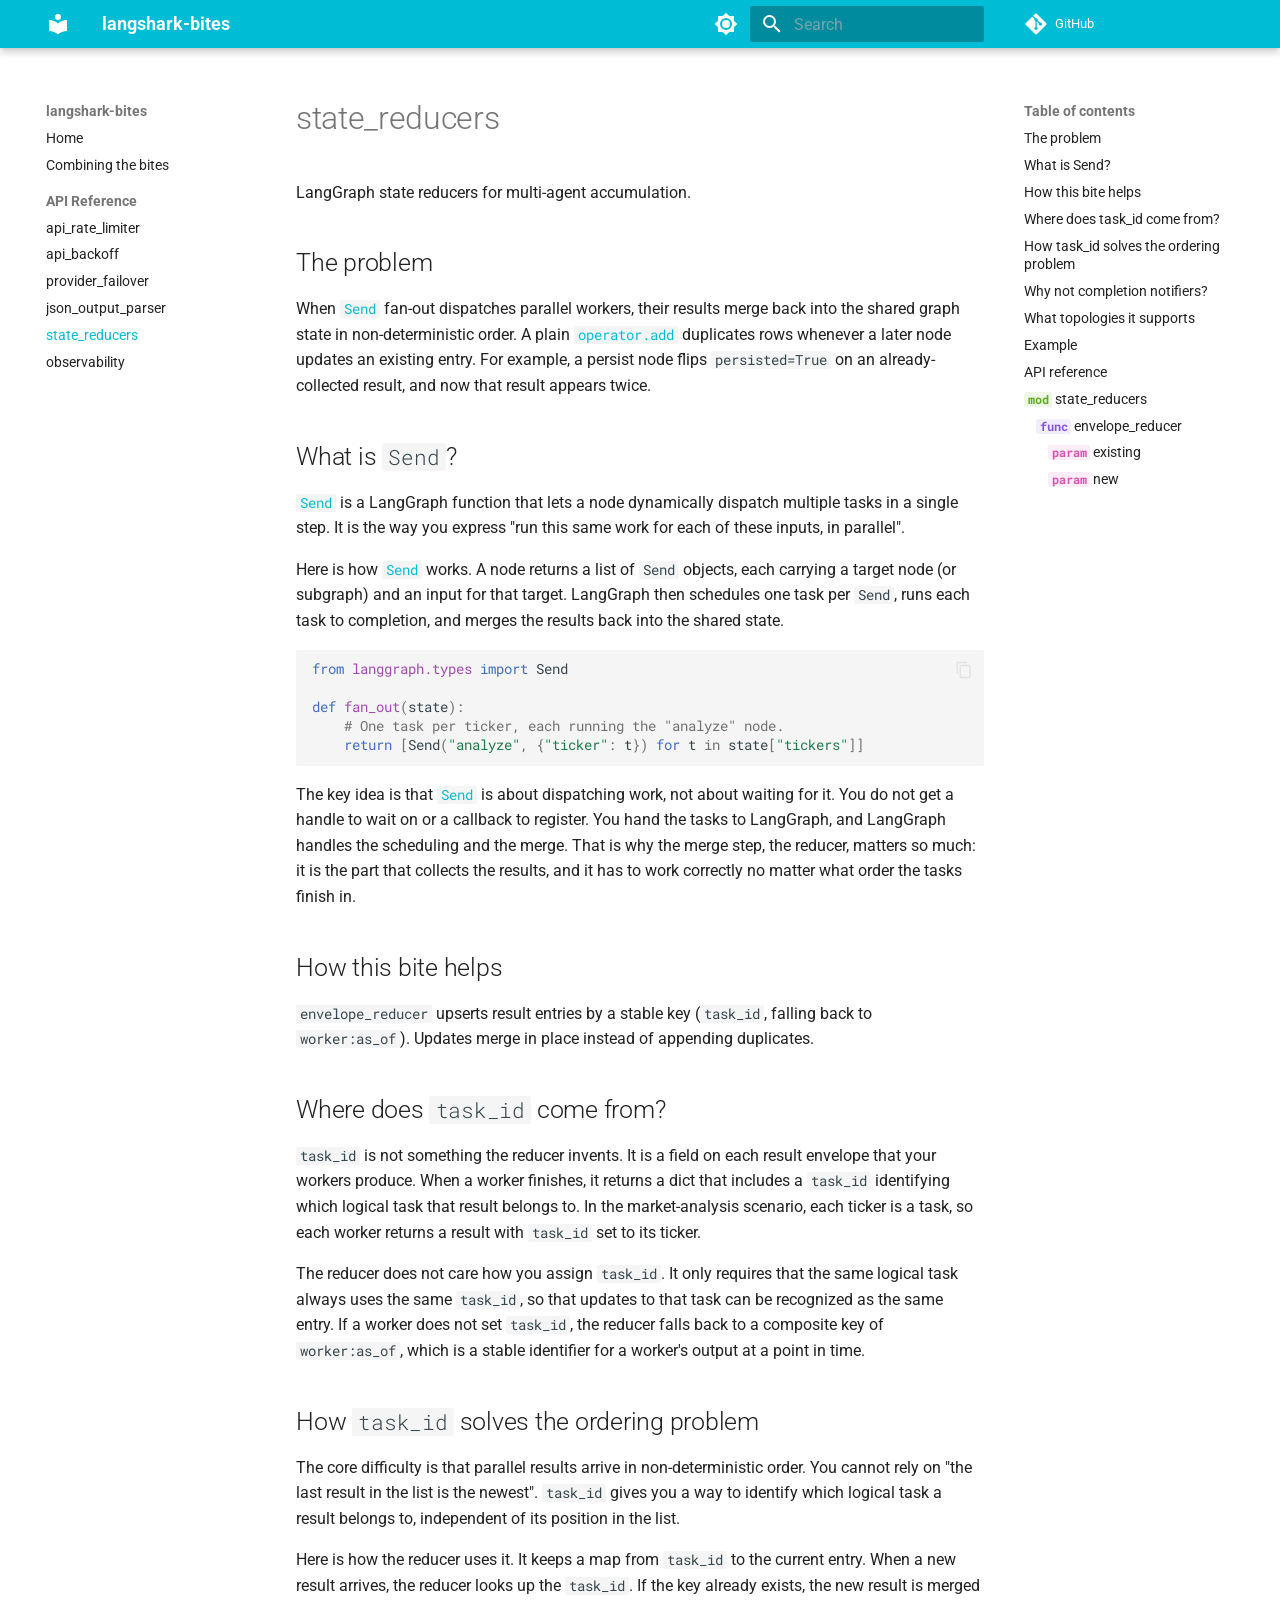
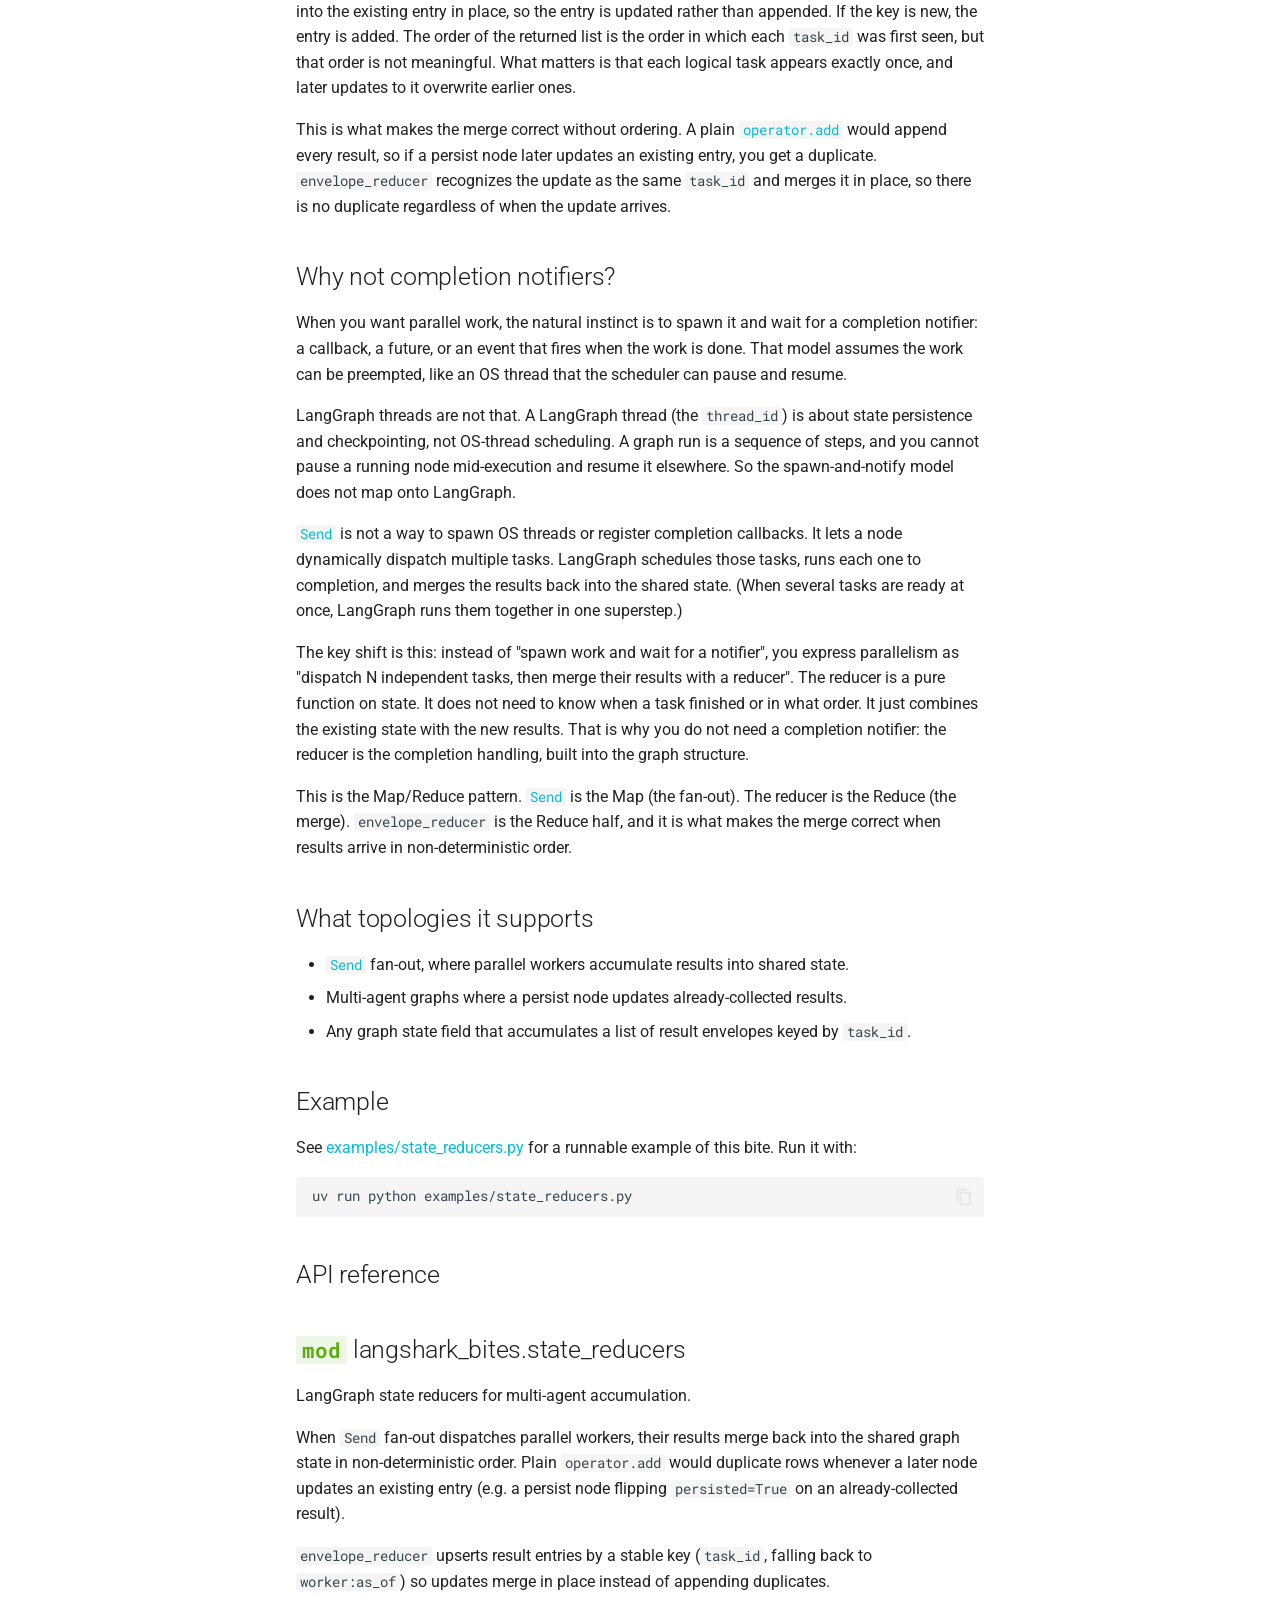
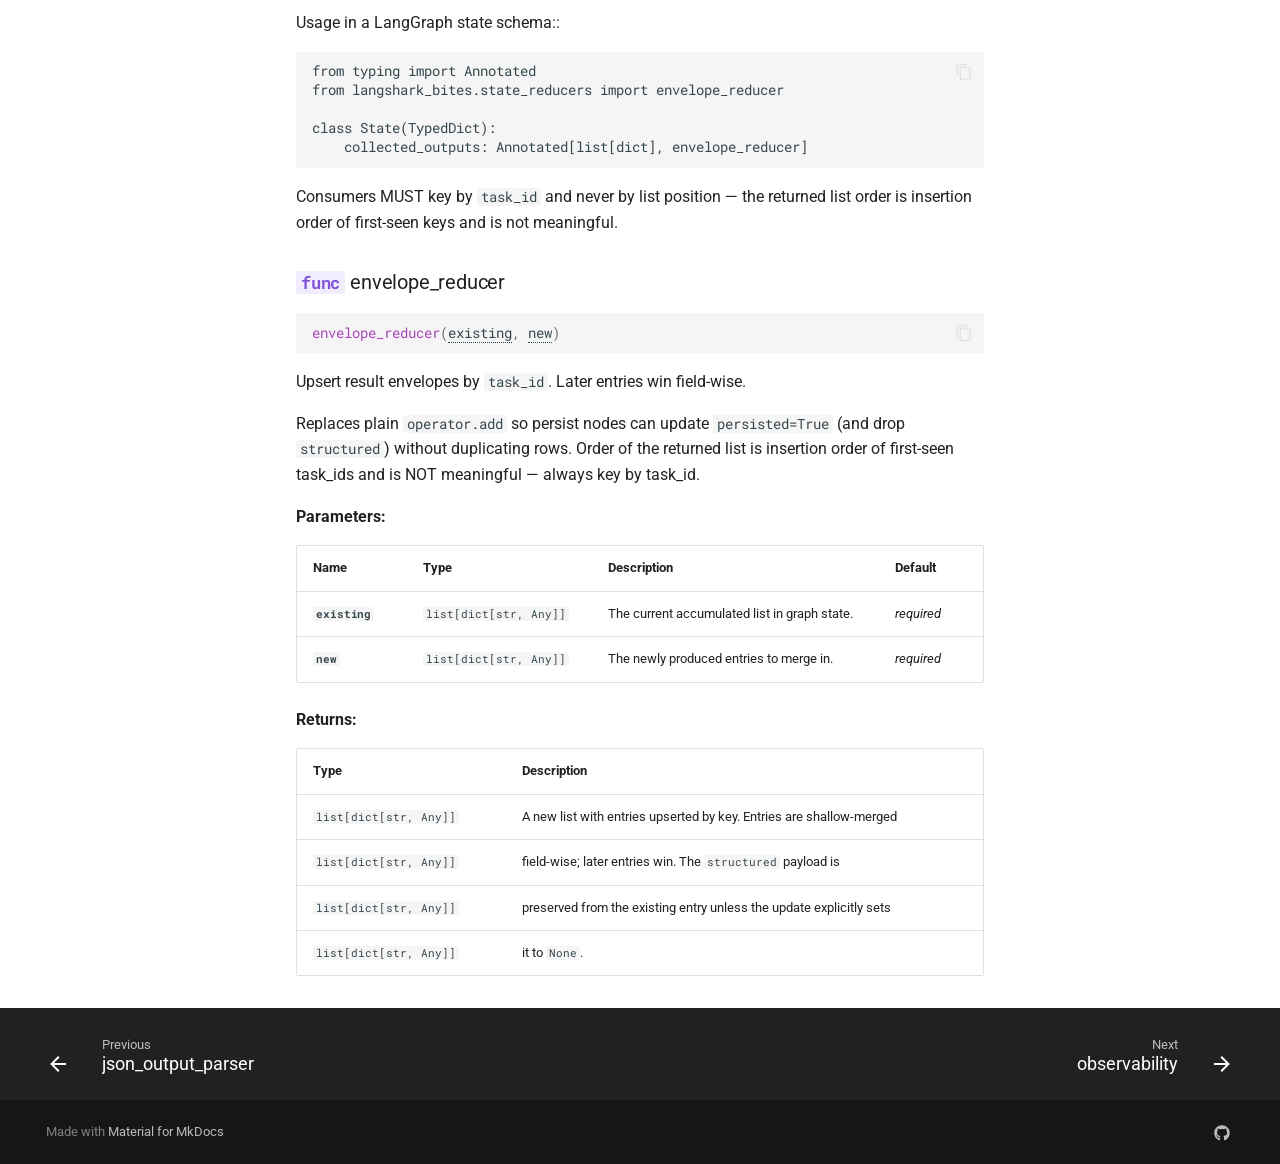
<file: state_reducers/index.html>
<!doctype html>
<html lang="en" class="no-js">
  <head>
    
      <meta charset="utf-8">
      <meta name="viewport" content="width=device-width,initial-scale=1">
      
        <meta name="description" content="Bite-size add-ons and wrappers for building durable and scalable LangChain multi-agent solutions.">
      
      
      
        <link rel="canonical" href="https://stokomax.github.io/langshark-bites/state_reducers/">
      
      
        <link rel="prev" href="../json_output_parser/">
      
      
        <link rel="next" href="../observability/">
      
      
        
      
      
      <link rel="icon" href="../assets/images/favicon.png">
      <meta name="generator" content="mkdocs-1.6.1, mkdocs-material-9.7.7">
    
    
      
        <title>state_reducers - langshark-bites</title>
      
    
    
      <link rel="stylesheet" href="../assets/stylesheets/main.ec1eaa64.min.css">
      
        
        <link rel="stylesheet" href="../assets/stylesheets/palette.ab4e12ef.min.css">
      
      


    
    
      
    
    
      
        
        
        <link rel="preconnect" href="https://fonts.gstatic.com" crossorigin>
        <link rel="stylesheet" href="https://fonts.googleapis.com/css?family=Roboto:300,300i,400,400i,700,700i%7CRoboto+Mono:400,400i,700,700i&display=fallback">
        <style>:root{--md-text-font:"Roboto";--md-code-font:"Roboto Mono"}</style>
      
    
    
      <link rel="stylesheet" href="../assets/_mkdocstrings.css">
    
      <link rel="stylesheet" href="../stylesheets/extra.css">
    
    <script>__md_scope=new URL("..",location),__md_hash=e=>[...e].reduce(((e,_)=>(e<<5)-e+_.charCodeAt(0)),0),__md_get=(e,_=localStorage,t=__md_scope)=>JSON.parse(_.getItem(t.pathname+"."+e)),__md_set=(e,_,t=localStorage,a=__md_scope)=>{try{t.setItem(a.pathname+"."+e,JSON.stringify(_))}catch(e){}}</script>
    
      

    
    
  </head>
  
  
    
    
      
    
    
    
    
    <body dir="ltr" data-md-color-scheme="default" data-md-color-primary="cyan" data-md-color-accent="indigo">
  
    
    <input class="md-toggle" data-md-toggle="drawer" type="checkbox" id="__drawer" autocomplete="off">
    <input class="md-toggle" data-md-toggle="search" type="checkbox" id="__search" autocomplete="off">
    <label class="md-overlay" for="__drawer"></label>
    <div data-md-component="skip">
      
        
        <a href="#state_reducers" class="md-skip">
          Skip to content
        </a>
      
    </div>
    <div data-md-component="announce">
      
    </div>
    
    
      

  

<header class="md-header md-header--shadow" data-md-component="header">
  <nav class="md-header__inner md-grid" aria-label="Header">
    <a href=".." title="langshark-bites" class="md-header__button md-logo" aria-label="langshark-bites" data-md-component="logo">
      
  
  <svg xmlns="http://www.w3.org/2000/svg" viewBox="0 0 24 24"><path d="M12 8a3 3 0 0 0 3-3 3 3 0 0 0-3-3 3 3 0 0 0-3 3 3 3 0 0 0 3 3m0 3.54C9.64 9.35 6.5 8 3 8v11c3.5 0 6.64 1.35 9 3.54 2.36-2.19 5.5-3.54 9-3.54V8c-3.5 0-6.64 1.35-9 3.54"/></svg>

    </a>
    <label class="md-header__button md-icon" for="__drawer">
      
      <svg xmlns="http://www.w3.org/2000/svg" viewBox="0 0 24 24"><path d="M3 6h18v2H3zm0 5h18v2H3zm0 5h18v2H3z"/></svg>
    </label>
    <div class="md-header__title" data-md-component="header-title">
      <div class="md-header__ellipsis">
        <div class="md-header__topic">
          <span class="md-ellipsis">
            langshark-bites
          </span>
        </div>
        <div class="md-header__topic" data-md-component="header-topic">
          <span class="md-ellipsis">
            
              state_reducers
            
          </span>
        </div>
      </div>
    </div>
    
      
        <form class="md-header__option" data-md-component="palette">
  
    
    
    
    <input class="md-option" data-md-color-media="" data-md-color-scheme="default" data-md-color-primary="cyan" data-md-color-accent="indigo"  aria-label="Switch to dark mode"  type="radio" name="__palette" id="__palette_0">
    
      <label class="md-header__button md-icon" title="Switch to dark mode" for="__palette_1" hidden>
        <svg xmlns="http://www.w3.org/2000/svg" viewBox="0 0 24 24"><path d="M12 8a4 4 0 0 0-4 4 4 4 0 0 0 4 4 4 4 0 0 0 4-4 4 4 0 0 0-4-4m0 10a6 6 0 0 1-6-6 6 6 0 0 1 6-6 6 6 0 0 1 6 6 6 6 0 0 1-6 6m8-9.31V4h-4.69L12 .69 8.69 4H4v4.69L.69 12 4 15.31V20h4.69L12 23.31 15.31 20H20v-4.69L23.31 12z"/></svg>
      </label>
    
  
    
    
    
    <input class="md-option" data-md-color-media="" data-md-color-scheme="slate" data-md-color-primary="cyan" data-md-color-accent="indigo"  aria-label="Switch to light mode"  type="radio" name="__palette" id="__palette_1">
    
      <label class="md-header__button md-icon" title="Switch to light mode" for="__palette_0" hidden>
        <svg xmlns="http://www.w3.org/2000/svg" viewBox="0 0 24 24"><path d="M12 18c-.89 0-1.74-.2-2.5-.55C11.56 16.5 13 14.42 13 12s-1.44-4.5-3.5-5.45C10.26 6.2 11.11 6 12 6a6 6 0 0 1 6 6 6 6 0 0 1-6 6m8-9.31V4h-4.69L12 .69 8.69 4H4v4.69L.69 12 4 15.31V20h4.69L12 23.31 15.31 20H20v-4.69L23.31 12z"/></svg>
      </label>
    
  
</form>
      
    
    
      <script>var palette=__md_get("__palette");if(palette&&palette.color){if("(prefers-color-scheme)"===palette.color.media){var media=matchMedia("(prefers-color-scheme: light)"),input=document.querySelector(media.matches?"[data-md-color-media='(prefers-color-scheme: light)']":"[data-md-color-media='(prefers-color-scheme: dark)']");palette.color.media=input.getAttribute("data-md-color-media"),palette.color.scheme=input.getAttribute("data-md-color-scheme"),palette.color.primary=input.getAttribute("data-md-color-primary"),palette.color.accent=input.getAttribute("data-md-color-accent")}for(var[key,value]of Object.entries(palette.color))document.body.setAttribute("data-md-color-"+key,value)}</script>
    
    
    
      
      
        <label class="md-header__button md-icon" for="__search">
          
          <svg xmlns="http://www.w3.org/2000/svg" viewBox="0 0 24 24"><path d="M9.5 3A6.5 6.5 0 0 1 16 9.5c0 1.61-.59 3.09-1.56 4.23l.27.27h.79l5 5-1.5 1.5-5-5v-.79l-.27-.27A6.52 6.52 0 0 1 9.5 16 6.5 6.5 0 0 1 3 9.5 6.5 6.5 0 0 1 9.5 3m0 2C7 5 5 7 5 9.5S7 14 9.5 14 14 12 14 9.5 12 5 9.5 5"/></svg>
        </label>
        <div class="md-search" data-md-component="search" role="dialog">
  <label class="md-search__overlay" for="__search"></label>
  <div class="md-search__inner" role="search">
    <form class="md-search__form" name="search">
      <input type="text" class="md-search__input" name="query" aria-label="Search" placeholder="Search" autocapitalize="off" autocorrect="off" autocomplete="off" spellcheck="false" data-md-component="search-query" required>
      <label class="md-search__icon md-icon" for="__search">
        
        <svg xmlns="http://www.w3.org/2000/svg" viewBox="0 0 24 24"><path d="M9.5 3A6.5 6.5 0 0 1 16 9.5c0 1.61-.59 3.09-1.56 4.23l.27.27h.79l5 5-1.5 1.5-5-5v-.79l-.27-.27A6.52 6.52 0 0 1 9.5 16 6.5 6.5 0 0 1 3 9.5 6.5 6.5 0 0 1 9.5 3m0 2C7 5 5 7 5 9.5S7 14 9.5 14 14 12 14 9.5 12 5 9.5 5"/></svg>
        
        <svg xmlns="http://www.w3.org/2000/svg" viewBox="0 0 24 24"><path d="M20 11v2H8l5.5 5.5-1.42 1.42L4.16 12l7.92-7.92L13.5 5.5 8 11z"/></svg>
      </label>
      <nav class="md-search__options" aria-label="Search">
        
        <button type="reset" class="md-search__icon md-icon" title="Clear" aria-label="Clear" tabindex="-1">
          
          <svg xmlns="http://www.w3.org/2000/svg" viewBox="0 0 24 24"><path d="M19 6.41 17.59 5 12 10.59 6.41 5 5 6.41 10.59 12 5 17.59 6.41 19 12 13.41 17.59 19 19 17.59 13.41 12z"/></svg>
        </button>
      </nav>
      
        <div class="md-search__suggest" data-md-component="search-suggest"></div>
      
    </form>
    <div class="md-search__output">
      <div class="md-search__scrollwrap" tabindex="0" data-md-scrollfix>
        <div class="md-search-result" data-md-component="search-result">
          <div class="md-search-result__meta">
            Initializing search
          </div>
          <ol class="md-search-result__list" role="presentation"></ol>
        </div>
      </div>
    </div>
  </div>
</div>
      
    
    
      <div class="md-header__source">
        <a href="https://github.com/stokomax/langshark-bites" title="Go to repository" class="md-source" data-md-component="source">
  <div class="md-source__icon md-icon">
    
    <svg xmlns="http://www.w3.org/2000/svg" viewBox="0 0 448 512"><!--! Font Awesome Free 7.1.0 by @fontawesome - https://fontawesome.com License - https://fontawesome.com/license/free (Icons: CC BY 4.0, Fonts: SIL OFL 1.1, Code: MIT License) Copyright 2025 Fonticons, Inc.--><path d="M439.6 236.1 244 40.5c-5.4-5.5-12.8-8.5-20.4-8.5s-15 3-20.4 8.4L162.5 81l51.5 51.5c27.1-9.1 52.7 16.8 43.4 43.7l49.7 49.7c34.2-11.8 61.2 31 35.5 56.7-26.5 26.5-70.2-2.9-56-37.3L240.3 199v121.9c25.3 12.5 22.3 41.8 9.1 55-6.4 6.4-15.2 10.1-24.3 10.1s-17.8-3.6-24.3-10.1c-17.6-17.6-11.1-46.9 11.2-56v-123c-20.8-8.5-24.6-30.7-18.6-45L142.6 101 8.5 235.1C3 240.6 0 247.9 0 255.5s3 15 8.5 20.4l195.6 195.7c5.4 5.4 12.7 8.4 20.4 8.4s15-3 20.4-8.4l194.7-194.7c5.4-5.4 8.4-12.8 8.4-20.4s-3-15-8.4-20.4"/></svg>
  </div>
  <div class="md-source__repository">
    GitHub
  </div>
</a>
      </div>
    
  </nav>
  
</header>
    
    <div class="md-container" data-md-component="container">
      
      
        
          
        
      
      <main class="md-main" data-md-component="main">
        <div class="md-main__inner md-grid">
          
            
              
              <div class="md-sidebar md-sidebar--primary" data-md-component="sidebar" data-md-type="navigation" >
                <div class="md-sidebar__scrollwrap">
                  <div class="md-sidebar__inner">
                    



<nav class="md-nav md-nav--primary" aria-label="Navigation" data-md-level="0">
  <label class="md-nav__title" for="__drawer">
    <a href=".." title="langshark-bites" class="md-nav__button md-logo" aria-label="langshark-bites" data-md-component="logo">
      
  
  <svg xmlns="http://www.w3.org/2000/svg" viewBox="0 0 24 24"><path d="M12 8a3 3 0 0 0 3-3 3 3 0 0 0-3-3 3 3 0 0 0-3 3 3 3 0 0 0 3 3m0 3.54C9.64 9.35 6.5 8 3 8v11c3.5 0 6.64 1.35 9 3.54 2.36-2.19 5.5-3.54 9-3.54V8c-3.5 0-6.64 1.35-9 3.54"/></svg>

    </a>
    langshark-bites
  </label>
  
    <div class="md-nav__source">
      <a href="https://github.com/stokomax/langshark-bites" title="Go to repository" class="md-source" data-md-component="source">
  <div class="md-source__icon md-icon">
    
    <svg xmlns="http://www.w3.org/2000/svg" viewBox="0 0 448 512"><!--! Font Awesome Free 7.1.0 by @fontawesome - https://fontawesome.com License - https://fontawesome.com/license/free (Icons: CC BY 4.0, Fonts: SIL OFL 1.1, Code: MIT License) Copyright 2025 Fonticons, Inc.--><path d="M439.6 236.1 244 40.5c-5.4-5.5-12.8-8.5-20.4-8.5s-15 3-20.4 8.4L162.5 81l51.5 51.5c27.1-9.1 52.7 16.8 43.4 43.7l49.7 49.7c34.2-11.8 61.2 31 35.5 56.7-26.5 26.5-70.2-2.9-56-37.3L240.3 199v121.9c25.3 12.5 22.3 41.8 9.1 55-6.4 6.4-15.2 10.1-24.3 10.1s-17.8-3.6-24.3-10.1c-17.6-17.6-11.1-46.9 11.2-56v-123c-20.8-8.5-24.6-30.7-18.6-45L142.6 101 8.5 235.1C3 240.6 0 247.9 0 255.5s3 15 8.5 20.4l195.6 195.7c5.4 5.4 12.7 8.4 20.4 8.4s15-3 20.4-8.4l194.7-194.7c5.4-5.4 8.4-12.8 8.4-20.4s-3-15-8.4-20.4"/></svg>
  </div>
  <div class="md-source__repository">
    GitHub
  </div>
</a>
    </div>
  
  <ul class="md-nav__list" data-md-scrollfix>
    
      
      
  
  
  
  
    <li class="md-nav__item">
      <a href=".." class="md-nav__link">
        
  
  
  <span class="md-ellipsis">
    
  
    Home
  

    
  </span>
  
  

      </a>
    </li>
  

    
      
      
  
  
  
  
    <li class="md-nav__item">
      <a href="../combining/" class="md-nav__link">
        
  
  
  <span class="md-ellipsis">
    
  
    Combining the bites
  

    
  </span>
  
  

      </a>
    </li>
  

    
      
      
  
  
    
  
  
  
    
    
    
    
      
        
        
      
    
    
    <li class="md-nav__item md-nav__item--active md-nav__item--section md-nav__item--nested">
      
        
        
        <input class="md-nav__toggle md-toggle " type="checkbox" id="__nav_3" checked>
        
          
          <label class="md-nav__link" for="__nav_3" id="__nav_3_label" tabindex="">
            
  
  
  <span class="md-ellipsis">
    
  
    API Reference
  

    
  </span>
  
  

            <span class="md-nav__icon md-icon"></span>
          </label>
        
        <nav class="md-nav" data-md-level="1" aria-labelledby="__nav_3_label" aria-expanded="true">
          <label class="md-nav__title" for="__nav_3">
            <span class="md-nav__icon md-icon"></span>
            
  
    API Reference
  

          </label>
          <ul class="md-nav__list" data-md-scrollfix>
            
              
                
  
  
  
  
    <li class="md-nav__item">
      <a href="../api_rate_limiter/" class="md-nav__link">
        
  
  
  <span class="md-ellipsis">
    
  
    api_rate_limiter
  

    
  </span>
  
  

      </a>
    </li>
  

              
            
              
                
  
  
  
  
    <li class="md-nav__item">
      <a href="../api_backoff/" class="md-nav__link">
        
  
  
  <span class="md-ellipsis">
    
  
    api_backoff
  

    
  </span>
  
  

      </a>
    </li>
  

              
            
              
                
  
  
  
  
    <li class="md-nav__item">
      <a href="../provider_failover/" class="md-nav__link">
        
  
  
  <span class="md-ellipsis">
    
  
    provider_failover
  

    
  </span>
  
  

      </a>
    </li>
  

              
            
              
                
  
  
  
  
    <li class="md-nav__item">
      <a href="../json_output_parser/" class="md-nav__link">
        
  
  
  <span class="md-ellipsis">
    
  
    json_output_parser
  

    
  </span>
  
  

      </a>
    </li>
  

              
            
              
                
  
  
    
  
  
  
    <li class="md-nav__item md-nav__item--active">
      
      <input class="md-nav__toggle md-toggle" type="checkbox" id="__toc">
      
      
        
      
      
        <label class="md-nav__link md-nav__link--active" for="__toc">
          
  
  
  <span class="md-ellipsis">
    
  
    state_reducers
  

    
  </span>
  
  

          <span class="md-nav__icon md-icon"></span>
        </label>
      
      <a href="./" class="md-nav__link md-nav__link--active">
        
  
  
  <span class="md-ellipsis">
    
  
    state_reducers
  

    
  </span>
  
  

      </a>
      
        

<nav class="md-nav md-nav--secondary" aria-label="Table of contents">
  
  
  
    
  
  
    <label class="md-nav__title" for="__toc">
      <span class="md-nav__icon md-icon"></span>
      Table of contents
    </label>
    <ul class="md-nav__list" data-md-component="toc" data-md-scrollfix>
      
        <li class="md-nav__item">
  <a href="#the-problem" class="md-nav__link">
    <span class="md-ellipsis">
      
        The problem
      
    </span>
  </a>
  
</li>
      
        <li class="md-nav__item">
  <a href="#what-is-send" class="md-nav__link">
    <span class="md-ellipsis">
      
        What is Send?
      
    </span>
  </a>
  
</li>
      
        <li class="md-nav__item">
  <a href="#how-this-bite-helps" class="md-nav__link">
    <span class="md-ellipsis">
      
        How this bite helps
      
    </span>
  </a>
  
</li>
      
        <li class="md-nav__item">
  <a href="#where-does-task_id-come-from" class="md-nav__link">
    <span class="md-ellipsis">
      
        Where does task_id come from?
      
    </span>
  </a>
  
</li>
      
        <li class="md-nav__item">
  <a href="#how-task_id-solves-the-ordering-problem" class="md-nav__link">
    <span class="md-ellipsis">
      
        How task_id solves the ordering problem
      
    </span>
  </a>
  
</li>
      
        <li class="md-nav__item">
  <a href="#why-not-completion-notifiers" class="md-nav__link">
    <span class="md-ellipsis">
      
        Why not completion notifiers?
      
    </span>
  </a>
  
</li>
      
        <li class="md-nav__item">
  <a href="#what-topologies-it-supports" class="md-nav__link">
    <span class="md-ellipsis">
      
        What topologies it supports
      
    </span>
  </a>
  
</li>
      
        <li class="md-nav__item">
  <a href="#example" class="md-nav__link">
    <span class="md-ellipsis">
      
        Example
      
    </span>
  </a>
  
</li>
      
        <li class="md-nav__item">
  <a href="#api-reference" class="md-nav__link">
    <span class="md-ellipsis">
      
        API reference
      
    </span>
  </a>
  
</li>
      
        <li class="md-nav__item">
  <a href="#langshark_bites.state_reducers" class="md-nav__link">
    <span class="md-ellipsis">
      
        <code class="doc-symbol doc-symbol-toc doc-symbol-module"></code>&nbsp;state_reducers
      
    </span>
  </a>
  
    <nav class="md-nav" aria-label=" state_reducers">
      <ul class="md-nav__list">
        
          <li class="md-nav__item">
  <a href="#langshark_bites.state_reducers.envelope_reducer" class="md-nav__link">
    <span class="md-ellipsis">
      
        <code class="doc-symbol doc-symbol-toc doc-symbol-function"></code>&nbsp;envelope_reducer
      
    </span>
  </a>
  
    <nav class="md-nav" aria-label=" envelope_reducer">
      <ul class="md-nav__list">
        
          <li class="md-nav__item">
  <a href="#langshark_bites.state_reducers.envelope_reducer(existing)" class="md-nav__link">
    <span class="md-ellipsis">
      
        <code class="doc-symbol doc-symbol-toc doc-symbol-parameter"></code>&nbsp;existing
      
    </span>
  </a>
  
</li>
        
          <li class="md-nav__item">
  <a href="#langshark_bites.state_reducers.envelope_reducer(new)" class="md-nav__link">
    <span class="md-ellipsis">
      
        <code class="doc-symbol doc-symbol-toc doc-symbol-parameter"></code>&nbsp;new
      
    </span>
  </a>
  
</li>
        
      </ul>
    </nav>
  
</li>
        
      </ul>
    </nav>
  
</li>
      
    </ul>
  
</nav>
      
    </li>
  

              
            
              
                
  
  
  
  
    <li class="md-nav__item">
      <a href="../observability/" class="md-nav__link">
        
  
  
  <span class="md-ellipsis">
    
  
    observability
  

    
  </span>
  
  

      </a>
    </li>
  

              
            
          </ul>
        </nav>
      
    </li>
  

    
  </ul>
</nav>
                  </div>
                </div>
              </div>
            
            
              
              <div class="md-sidebar md-sidebar--secondary" data-md-component="sidebar" data-md-type="toc" >
                <div class="md-sidebar__scrollwrap">
                  <div class="md-sidebar__inner">
                    

<nav class="md-nav md-nav--secondary" aria-label="Table of contents">
  
  
  
    
  
  
    <label class="md-nav__title" for="__toc">
      <span class="md-nav__icon md-icon"></span>
      Table of contents
    </label>
    <ul class="md-nav__list" data-md-component="toc" data-md-scrollfix>
      
        <li class="md-nav__item">
  <a href="#the-problem" class="md-nav__link">
    <span class="md-ellipsis">
      
        The problem
      
    </span>
  </a>
  
</li>
      
        <li class="md-nav__item">
  <a href="#what-is-send" class="md-nav__link">
    <span class="md-ellipsis">
      
        What is Send?
      
    </span>
  </a>
  
</li>
      
        <li class="md-nav__item">
  <a href="#how-this-bite-helps" class="md-nav__link">
    <span class="md-ellipsis">
      
        How this bite helps
      
    </span>
  </a>
  
</li>
      
        <li class="md-nav__item">
  <a href="#where-does-task_id-come-from" class="md-nav__link">
    <span class="md-ellipsis">
      
        Where does task_id come from?
      
    </span>
  </a>
  
</li>
      
        <li class="md-nav__item">
  <a href="#how-task_id-solves-the-ordering-problem" class="md-nav__link">
    <span class="md-ellipsis">
      
        How task_id solves the ordering problem
      
    </span>
  </a>
  
</li>
      
        <li class="md-nav__item">
  <a href="#why-not-completion-notifiers" class="md-nav__link">
    <span class="md-ellipsis">
      
        Why not completion notifiers?
      
    </span>
  </a>
  
</li>
      
        <li class="md-nav__item">
  <a href="#what-topologies-it-supports" class="md-nav__link">
    <span class="md-ellipsis">
      
        What topologies it supports
      
    </span>
  </a>
  
</li>
      
        <li class="md-nav__item">
  <a href="#example" class="md-nav__link">
    <span class="md-ellipsis">
      
        Example
      
    </span>
  </a>
  
</li>
      
        <li class="md-nav__item">
  <a href="#api-reference" class="md-nav__link">
    <span class="md-ellipsis">
      
        API reference
      
    </span>
  </a>
  
</li>
      
        <li class="md-nav__item">
  <a href="#langshark_bites.state_reducers" class="md-nav__link">
    <span class="md-ellipsis">
      
        <code class="doc-symbol doc-symbol-toc doc-symbol-module"></code>&nbsp;state_reducers
      
    </span>
  </a>
  
    <nav class="md-nav" aria-label=" state_reducers">
      <ul class="md-nav__list">
        
          <li class="md-nav__item">
  <a href="#langshark_bites.state_reducers.envelope_reducer" class="md-nav__link">
    <span class="md-ellipsis">
      
        <code class="doc-symbol doc-symbol-toc doc-symbol-function"></code>&nbsp;envelope_reducer
      
    </span>
  </a>
  
    <nav class="md-nav" aria-label=" envelope_reducer">
      <ul class="md-nav__list">
        
          <li class="md-nav__item">
  <a href="#langshark_bites.state_reducers.envelope_reducer(existing)" class="md-nav__link">
    <span class="md-ellipsis">
      
        <code class="doc-symbol doc-symbol-toc doc-symbol-parameter"></code>&nbsp;existing
      
    </span>
  </a>
  
</li>
        
          <li class="md-nav__item">
  <a href="#langshark_bites.state_reducers.envelope_reducer(new)" class="md-nav__link">
    <span class="md-ellipsis">
      
        <code class="doc-symbol doc-symbol-toc doc-symbol-parameter"></code>&nbsp;new
      
    </span>
  </a>
  
</li>
        
      </ul>
    </nav>
  
</li>
        
      </ul>
    </nav>
  
</li>
      
    </ul>
  
</nav>
                  </div>
                </div>
              </div>
            
          
          
            <div class="md-content" data-md-component="content">
              
              <article class="md-content__inner md-typeset">
                
                  


  
  


<h1 id="state_reducers">state_reducers<a class="headerlink" href="#state_reducers" title="Permanent link">&para;</a></h1>
<p>LangGraph state reducers for multi-agent accumulation.</p>
<h2 id="the-problem">The problem<a class="headerlink" href="#the-problem" title="Permanent link">&para;</a></h2>
<p>When <a href="https://docs.langchain.com/oss/python/langgraph/reference/types#langgraph.types.Send"><code>Send</code></a> fan-out dispatches parallel workers, their results merge back into the shared graph state in non-deterministic order. A plain <a href="https://docs.python.org/3/library/operator.html#operator.add"><code>operator.add</code></a> duplicates rows whenever a later node updates an existing entry. For example, a persist node flips <code>persisted=True</code> on an already-collected result, and now that result appears twice.</p>
<h2 id="what-is-send">What is <code>Send</code>?<a class="headerlink" href="#what-is-send" title="Permanent link">&para;</a></h2>
<p><a href="https://docs.langchain.com/oss/python/langgraph/reference/types#langgraph.types.Send"><code>Send</code></a> is a LangGraph function that lets a node dynamically dispatch multiple tasks in a single step. It is the way you express "run this same work for each of these inputs, in parallel".</p>
<p>Here is how <a href="https://docs.langchain.com/oss/python/langgraph/reference/types#langgraph.types.Send"><code>Send</code></a> works. A node returns a list of <code>Send</code> objects, each carrying a target node (or subgraph) and an input for that target. LangGraph then schedules one task per <code>Send</code>, runs each task to completion, and merges the results back into the shared state.</p>
<div class="highlight"><pre><span></span><code><a id="__codelineno-0-1" name="__codelineno-0-1" href="#__codelineno-0-1"></a><span class="kn">from</span><span class="w"> </span><span class="nn">langgraph.types</span><span class="w"> </span><span class="kn">import</span> <span class="n">Send</span>
<a id="__codelineno-0-2" name="__codelineno-0-2" href="#__codelineno-0-2"></a>
<a id="__codelineno-0-3" name="__codelineno-0-3" href="#__codelineno-0-3"></a><span class="k">def</span><span class="w"> </span><span class="nf">fan_out</span><span class="p">(</span><span class="n">state</span><span class="p">):</span>
<a id="__codelineno-0-4" name="__codelineno-0-4" href="#__codelineno-0-4"></a>    <span class="c1"># One task per ticker, each running the &quot;analyze&quot; node.</span>
<a id="__codelineno-0-5" name="__codelineno-0-5" href="#__codelineno-0-5"></a>    <span class="k">return</span> <span class="p">[</span><span class="n">Send</span><span class="p">(</span><span class="s2">&quot;analyze&quot;</span><span class="p">,</span> <span class="p">{</span><span class="s2">&quot;ticker&quot;</span><span class="p">:</span> <span class="n">t</span><span class="p">})</span> <span class="k">for</span> <span class="n">t</span> <span class="ow">in</span> <span class="n">state</span><span class="p">[</span><span class="s2">&quot;tickers&quot;</span><span class="p">]]</span>
</code></pre></div>
<p>The key idea is that <a href="https://docs.langchain.com/oss/python/langgraph/reference/types#langgraph.types.Send"><code>Send</code></a> is about dispatching work, not about waiting for it. You do not get a handle to wait on or a callback to register. You hand the tasks to LangGraph, and LangGraph handles the scheduling and the merge. That is why the merge step, the reducer, matters so much: it is the part that collects the results, and it has to work correctly no matter what order the tasks finish in.</p>
<h2 id="how-this-bite-helps">How this bite helps<a class="headerlink" href="#how-this-bite-helps" title="Permanent link">&para;</a></h2>
<p><code>envelope_reducer</code> upserts result entries by a stable key (<code>task_id</code>, falling back to <code>worker:as_of</code>). Updates merge in place instead of appending duplicates.</p>
<h2 id="where-does-task_id-come-from">Where does <code>task_id</code> come from?<a class="headerlink" href="#where-does-task_id-come-from" title="Permanent link">&para;</a></h2>
<p><code>task_id</code> is not something the reducer invents. It is a field on each result envelope that your workers produce. When a worker finishes, it returns a dict that includes a <code>task_id</code> identifying which logical task that result belongs to. In the market-analysis scenario, each ticker is a task, so each worker returns a result with <code>task_id</code> set to its ticker.</p>
<p>The reducer does not care how you assign <code>task_id</code>. It only requires that the same logical task always uses the same <code>task_id</code>, so that updates to that task can be recognized as the same entry. If a worker does not set <code>task_id</code>, the reducer falls back to a composite key of <code>worker:as_of</code>, which is a stable identifier for a worker's output at a point in time.</p>
<h2 id="how-task_id-solves-the-ordering-problem">How <code>task_id</code> solves the ordering problem<a class="headerlink" href="#how-task_id-solves-the-ordering-problem" title="Permanent link">&para;</a></h2>
<p>The core difficulty is that parallel results arrive in non-deterministic order. You cannot rely on "the last result in the list is the newest". <code>task_id</code> gives you a way to identify which logical task a result belongs to, independent of its position in the list.</p>
<p>Here is how the reducer uses it. It keeps a map from <code>task_id</code> to the current entry. When a new result arrives, the reducer looks up the <code>task_id</code>. If the key already exists, the new result is merged into the existing entry in place, so the entry is updated rather than appended. If the key is new, the entry is added. The order of the returned list is the order in which each <code>task_id</code> was first seen, but that order is not meaningful. What matters is that each logical task appears exactly once, and later updates to it overwrite earlier ones.</p>
<p>This is what makes the merge correct without ordering. A plain <a href="https://docs.python.org/3/library/operator.html#operator.add"><code>operator.add</code></a> would append every result, so if a persist node later updates an existing entry, you get a duplicate. <code>envelope_reducer</code> recognizes the update as the same <code>task_id</code> and merges it in place, so there is no duplicate regardless of when the update arrives.</p>
<h2 id="why-not-completion-notifiers">Why not completion notifiers?<a class="headerlink" href="#why-not-completion-notifiers" title="Permanent link">&para;</a></h2>
<p>When you want parallel work, the natural instinct is to spawn it and wait for a completion notifier: a callback, a future, or an event that fires when the work is done. That model assumes the work can be preempted, like an OS thread that the scheduler can pause and resume.</p>
<p>LangGraph threads are not that. A LangGraph thread (the <code>thread_id</code>) is about state persistence and checkpointing, not OS-thread scheduling. A graph run is a sequence of steps, and you cannot pause a running node mid-execution and resume it elsewhere. So the spawn-and-notify model does not map onto LangGraph.</p>
<p><a href="https://docs.langchain.com/oss/python/langgraph/reference/types#langgraph.types.Send"><code>Send</code></a> is not a way to spawn OS threads or register completion callbacks. It lets a node dynamically dispatch multiple tasks. LangGraph schedules those tasks, runs each one to completion, and merges the results back into the shared state. (When several tasks are ready at once, LangGraph runs them together in one superstep.)</p>
<p>The key shift is this: instead of "spawn work and wait for a notifier", you express parallelism as "dispatch N independent tasks, then merge their results with a reducer". The reducer is a pure function on state. It does not need to know when a task finished or in what order. It just combines the existing state with the new results. That is why you do not need a completion notifier: the reducer is the completion handling, built into the graph structure.</p>
<p>This is the Map/Reduce pattern. <a href="https://docs.langchain.com/oss/python/langgraph/reference/types#langgraph.types.Send"><code>Send</code></a> is the Map (the fan-out). The reducer is the Reduce (the merge). <code>envelope_reducer</code> is the Reduce half, and it is what makes the merge correct when results arrive in non-deterministic order.</p>
<h2 id="what-topologies-it-supports">What topologies it supports<a class="headerlink" href="#what-topologies-it-supports" title="Permanent link">&para;</a></h2>
<ul>
<li><a href="https://docs.langchain.com/oss/python/langgraph/reference/types#langgraph.types.Send"><code>Send</code></a> fan-out, where parallel workers accumulate results into shared state.</li>
<li>Multi-agent graphs where a persist node updates already-collected results.</li>
<li>Any graph state field that accumulates a list of result envelopes keyed by <code>task_id</code>.</li>
</ul>
<h2 id="example">Example<a class="headerlink" href="#example" title="Permanent link">&para;</a></h2>
<p>See <a href="https://github.com/stokomax/langshark-bites/blob/main/examples/state_reducers.py">examples/state_reducers.py</a> for a runnable example of this bite. Run it with:</p>
<div class="highlight"><pre><span></span><code><a id="__codelineno-1-1" name="__codelineno-1-1" href="#__codelineno-1-1"></a>uv<span class="w"> </span>run<span class="w"> </span>python<span class="w"> </span>examples/state_reducers.py
</code></pre></div>
<h2 id="api-reference">API reference<a class="headerlink" href="#api-reference" title="Permanent link">&para;</a></h2>


<div class="doc doc-object doc-module">



<h2 id="langshark_bites.state_reducers" class="doc doc-heading">
<code class="doc-symbol doc-symbol-heading doc-symbol-module"></code>            <span class="doc doc-object-name doc-module-name">langshark_bites.state_reducers</span>


<a href="#langshark_bites.state_reducers" class="headerlink" title="Permanent link">&para;</a></h2>

    <div class="doc doc-contents first">

        <p>LangGraph state reducers for multi-agent accumulation.</p>
<p>When <code>Send</code> fan-out dispatches parallel workers, their results merge back
into the shared graph state in non-deterministic order.  Plain <code>operator.add</code>
would duplicate rows whenever a later node updates an existing entry (e.g. a
persist node flipping <code>persisted=True</code> on an already-collected result).</p>
<p><code>envelope_reducer</code> upserts result entries by a stable key (<code>task_id</code>,
falling back to <code>worker:as_of</code>) so updates merge in place instead of
appending duplicates.</p>
<p>Usage in a LangGraph state schema::</p>
<div class="highlight"><pre><span></span><code>from typing import Annotated
from langshark_bites.state_reducers import envelope_reducer

class State(TypedDict):
    collected_outputs: Annotated[list[dict], envelope_reducer]
</code></pre></div>
<p>Consumers MUST key by <code>task_id</code> and never by list position — the returned
list order is insertion order of first-seen keys and is not meaningful.</p>










<div class="doc doc-children">










<div class="doc doc-object doc-function">


<h3 id="langshark_bites.state_reducers.envelope_reducer" class="doc doc-heading">
<code class="doc-symbol doc-symbol-heading doc-symbol-function"></code>            <span class="doc doc-object-name doc-function-name">envelope_reducer</span>


<a href="#langshark_bites.state_reducers.envelope_reducer" class="headerlink" title="Permanent link">&para;</a></h3>
<div class="doc-signature highlight"><pre><span></span><code><a id="__codelineno-0-1" name="__codelineno-0-1" href="#__codelineno-0-1"></a><span class="nf">envelope_reducer</span><span class="p">(</span><span class="n"><a class="autorefs autorefs-internal" title="existing (langshark_bites.state_reducers.envelope_reducer(existing))" href="#langshark_bites.state_reducers.envelope_reducer(existing)">existing</a></span><span class="p">,</span> <span class="n"><a class="autorefs autorefs-internal" title="new (langshark_bites.state_reducers.envelope_reducer(new))" href="#langshark_bites.state_reducers.envelope_reducer(new)">new</a></span><span class="p">)</span>
</code></pre></div>

    <div class="doc doc-contents ">

        <p>Upsert result envelopes by <code>task_id</code>.  Later entries win field-wise.</p>
<p>Replaces plain <code>operator.add</code> so persist nodes can update
<code>persisted=True</code> (and drop <code>structured</code>) without duplicating rows.
Order of the returned list is insertion order of first-seen task_ids
and is NOT meaningful — always key by task_id.</p>


<p><span class="doc-section-title">Parameters:</span></p>
    <table>
      <thead>
        <tr>
          <th>Name</th>
          <th>Type</th>
          <th>Description</th>
          <th>Default</th>
        </tr>
      </thead>
      <tbody>
          <tr class="doc-section-item">
            <td>
<h4 id="langshark_bites.state_reducers.envelope_reducer(existing)" class="doc doc-heading doc-heading-parameter">                  <code>existing</code>
<a href="#langshark_bites.state_reducers.envelope_reducer(existing)" class="headerlink" title="Permanent link">&para;</a></h4>            </td>
            <td>
                  <code><span title="list">list</span>[<span title="dict">dict</span>[<span title="str">str</span>, <span title="typing.Any">Any</span>]]</code>
            </td>
            <td>
              <div class="doc-md-description">
                <p>The current accumulated list in graph state.</p>
              </div>
            </td>
            <td>
                <em>required</em>
            </td>
          </tr>
          <tr class="doc-section-item">
            <td>
<h4 id="langshark_bites.state_reducers.envelope_reducer(new)" class="doc doc-heading doc-heading-parameter">                  <code>new</code>
<a href="#langshark_bites.state_reducers.envelope_reducer(new)" class="headerlink" title="Permanent link">&para;</a></h4>            </td>
            <td>
                  <code><span title="list">list</span>[<span title="dict">dict</span>[<span title="str">str</span>, <span title="typing.Any">Any</span>]]</code>
            </td>
            <td>
              <div class="doc-md-description">
                <p>The newly produced entries to merge in.</p>
              </div>
            </td>
            <td>
                <em>required</em>
            </td>
          </tr>
      </tbody>
    </table>


    <p><span class="doc-section-title">Returns:</span></p>
    <table>
      <thead>
        <tr>
          <th>Type</th>
          <th>Description</th>
        </tr>
      </thead>
      <tbody>
          <tr class="doc-section-item">
            <td>
                  <code><span title="list">list</span>[<span title="dict">dict</span>[<span title="str">str</span>, <span title="typing.Any">Any</span>]]</code>
            </td>
            <td>
              <div class="doc-md-description">
                <p>A new list with entries upserted by key.  Entries are shallow-merged</p>
              </div>
            </td>
          </tr>
          <tr class="doc-section-item">
            <td>
                  <code><span title="list">list</span>[<span title="dict">dict</span>[<span title="str">str</span>, <span title="typing.Any">Any</span>]]</code>
            </td>
            <td>
              <div class="doc-md-description">
                <p>field-wise; later entries win.  The <code>structured</code> payload is</p>
              </div>
            </td>
          </tr>
          <tr class="doc-section-item">
            <td>
                  <code><span title="list">list</span>[<span title="dict">dict</span>[<span title="str">str</span>, <span title="typing.Any">Any</span>]]</code>
            </td>
            <td>
              <div class="doc-md-description">
                <p>preserved from the existing entry unless the update explicitly sets</p>
              </div>
            </td>
          </tr>
          <tr class="doc-section-item">
            <td>
                  <code><span title="list">list</span>[<span title="dict">dict</span>[<span title="str">str</span>, <span title="typing.Any">Any</span>]]</code>
            </td>
            <td>
              <div class="doc-md-description">
                <p>it to <code>None</code>.</p>
              </div>
            </td>
          </tr>
      </tbody>
    </table>


    </div>

</div>



  </div>

    </div>

</div>












                
              </article>
            </div>
          
          
<script>var target=document.getElementById(location.hash.slice(1));target&&target.name&&(target.checked=target.name.startsWith("__tabbed_"))</script>
        </div>
        
          <button type="button" class="md-top md-icon" data-md-component="top" hidden>
  
  <svg xmlns="http://www.w3.org/2000/svg" viewBox="0 0 24 24"><path d="M13 20h-2V8l-5.5 5.5-1.42-1.42L12 4.16l7.92 7.92-1.42 1.42L13 8z"/></svg>
  Back to top
</button>
        
      </main>
      
        <footer class="md-footer">
  
    
      
      <nav class="md-footer__inner md-grid" aria-label="Footer" >
        
          
          <a href="../json_output_parser/" class="md-footer__link md-footer__link--prev" aria-label="Previous: json_output_parser">
            <div class="md-footer__button md-icon">
              
              <svg xmlns="http://www.w3.org/2000/svg" viewBox="0 0 24 24"><path d="M20 11v2H8l5.5 5.5-1.42 1.42L4.16 12l7.92-7.92L13.5 5.5 8 11z"/></svg>
            </div>
            <div class="md-footer__title">
              <span class="md-footer__direction">
                Previous
              </span>
              <div class="md-ellipsis">
                json_output_parser
              </div>
            </div>
          </a>
        
        
          
          <a href="../observability/" class="md-footer__link md-footer__link--next" aria-label="Next: observability">
            <div class="md-footer__title">
              <span class="md-footer__direction">
                Next
              </span>
              <div class="md-ellipsis">
                observability
              </div>
            </div>
            <div class="md-footer__button md-icon">
              
              <svg xmlns="http://www.w3.org/2000/svg" viewBox="0 0 24 24"><path d="M4 11v2h12l-5.5 5.5 1.42 1.42L19.84 12l-7.92-7.92L10.5 5.5 16 11z"/></svg>
            </div>
          </a>
        
      </nav>
    
  
  <div class="md-footer-meta md-typeset">
    <div class="md-footer-meta__inner md-grid">
      <div class="md-copyright">
  
  
    Made with
    <a href="https://squidfunk.github.io/mkdocs-material/" target="_blank" rel="noopener">
      Material for MkDocs
    </a>
  
</div>
      
        
<div class="md-social">
  
    
    
    
    
      
      
    
    <a href="https://github.com/stokomax/langshark-bites" target="_blank" rel="noopener" title="github.com" class="md-social__link">
      <svg xmlns="http://www.w3.org/2000/svg" viewBox="0 0 512 512"><!--! Font Awesome Free 7.1.0 by @fontawesome - https://fontawesome.com License - https://fontawesome.com/license/free (Icons: CC BY 4.0, Fonts: SIL OFL 1.1, Code: MIT License) Copyright 2025 Fonticons, Inc.--><path d="M173.9 397.4c0 2-2.3 3.6-5.2 3.6-3.3.3-5.6-1.3-5.6-3.6 0-2 2.3-3.6 5.2-3.6 3-.3 5.6 1.3 5.6 3.6m-31.1-4.5c-.7 2 1.3 4.3 4.3 4.9 2.6 1 5.6 0 6.2-2s-1.3-4.3-4.3-5.2c-2.6-.7-5.5.3-6.2 2.3m44.2-1.7c-2.9.7-4.9 2.6-4.6 4.9.3 2 2.9 3.3 5.9 2.6 2.9-.7 4.9-2.6 4.6-4.6-.3-1.9-3-3.2-5.9-2.9M252.8 8C114.1 8 8 113.3 8 252c0 110.9 69.8 205.8 169.5 239.2 12.8 2.3 17.3-5.6 17.3-12.1 0-6.2-.3-40.4-.3-61.4 0 0-70 15-84.7-29.8 0 0-11.4-29.1-27.8-36.6 0 0-22.9-15.7 1.6-15.4 0 0 24.9 2 38.6 25.8 21.9 38.6 58.6 27.5 72.9 20.9 2.3-16 8.8-27.1 16-33.7-55.9-6.2-112.3-14.3-112.3-110.5 0-27.5 7.6-41.3 23.6-58.9-2.6-6.5-11.1-33.3 2.6-67.9 20.9-6.5 69 27 69 27 20-5.6 41.5-8.5 62.8-8.5s42.8 2.9 62.8 8.5c0 0 48.1-33.6 69-27 13.7 34.7 5.2 61.4 2.6 67.9 16 17.7 25.8 31.5 25.8 58.9 0 96.5-58.9 104.2-114.8 110.5 9.2 7.9 17 22.9 17 46.4 0 33.7-.3 75.4-.3 83.6 0 6.5 4.6 14.4 17.3 12.1C436.2 457.8 504 362.9 504 252 504 113.3 391.5 8 252.8 8M105.2 352.9c-1.3 1-1 3.3.7 5.2 1.6 1.6 3.9 2.3 5.2 1 1.3-1 1-3.3-.7-5.2-1.6-1.6-3.9-2.3-5.2-1m-10.8-8.1c-.7 1.3.3 2.9 2.3 3.9 1.6 1 3.6.7 4.3-.7.7-1.3-.3-2.9-2.3-3.9-2-.6-3.6-.3-4.3.7m32.4 35.6c-1.6 1.3-1 4.3 1.3 6.2 2.3 2.3 5.2 2.6 6.5 1 1.3-1.3.7-4.3-1.3-6.2-2.2-2.3-5.2-2.6-6.5-1m-11.4-14.7c-1.6 1-1.6 3.6 0 5.9s4.3 3.3 5.6 2.3c1.6-1.3 1.6-3.9 0-6.2-1.4-2.3-4-3.3-5.6-2"/></svg>
    </a>
  
</div>
      
    </div>
  </div>
</footer>
      
    </div>
    <div class="md-dialog" data-md-component="dialog">
      <div class="md-dialog__inner md-typeset"></div>
    </div>
    
    
    
      
      
      <script id="__config" type="application/json">{"annotate": null, "base": "..", "features": ["navigation.sections", "navigation.top", "navigation.footer", "search.suggest", "search.highlight", "content.code.copy", "content.code.annotate"], "search": "../assets/javascripts/workers/search.2c215733.min.js", "tags": null, "translations": {"clipboard.copied": "Copied to clipboard", "clipboard.copy": "Copy to clipboard", "search.result.more.one": "1 more on this page", "search.result.more.other": "# more on this page", "search.result.none": "No matching documents", "search.result.one": "1 matching document", "search.result.other": "# matching documents", "search.result.placeholder": "Type to start searching", "search.result.term.missing": "Missing", "select.version": "Select version"}, "version": null}</script>
    
    
      <script src="../assets/javascripts/bundle.d7400e89.min.js"></script>
      
    
  </body>
</html>
</file>
<file: assets/_mkdocstrings.css>
/* Avoid breaking parameter names, etc. in table cells. */
.doc-contents td code {
  word-break: normal !important;
}

/* No line break before first paragraph of descriptions. */
.doc-md-description,
.doc-md-description>p:first-child {
  display: inline;
}

/* No text transformation from Material for MkDocs for H5 headings. */
.md-typeset h5 .doc-object-name {
  text-transform: none;
}

/* Max width for docstring sections tables. */
.doc .md-typeset__table,
.doc .md-typeset__table table {
  display: table !important;
  width: 100%;
}

.doc .md-typeset__table tr {
  display: table-row;
}

/* Defaults in Spacy table style. */
.doc-param-default,
.doc-type_param-default {
  float: right;
}

/* Parameter headings must be inline, not blocks. */
.doc-heading-parameter,
.doc-heading-type_parameter {
  display: inline;
}

/* Default font size for parameter headings. */
.md-typeset .doc-heading-parameter {
  font-size: inherit;
}

/* Prefer space on the right, not the left of parameter permalinks. */
.doc-heading-parameter .headerlink,
.doc-heading-type_parameter .headerlink {
  margin-left: 0 !important;
  margin-right: 0.2rem;
}

/* Backward-compatibility: docstring section titles in bold. */
.doc-section-title {
  font-weight: bold;
}

/* Backlinks crumb separator. */
.doc-backlink-crumb {
  display: inline-flex;
  gap: .2rem;
  white-space: nowrap;
  align-items: center;
  vertical-align: middle;
}
.doc-backlink-crumb:not(:first-child)::before {
  background-color: var(--md-default-fg-color--lighter);
  content: "";
  display: inline;
  height: 1rem;
  --md-path-icon: url('data:image/svg+xml;charset=utf-8,<svg xmlns="http://www.w3.org/2000/svg" viewBox="0 0 24 24"><path d="M8.59 16.58 13.17 12 8.59 7.41 10 6l6 6-6 6z"/></svg>');
  -webkit-mask-image: var(--md-path-icon);
  mask-image: var(--md-path-icon);
  width: 1rem;
}
.doc-backlink-crumb.last {
  font-weight: bold;
}

/* Symbols in Navigation and ToC. */
:root, :host,
[data-md-color-scheme="default"] {
  --doc-symbol-parameter-fg-color: #df50af;
  --doc-symbol-type_parameter-fg-color: #df50af;
  --doc-symbol-attribute-fg-color: #953800;
  --doc-symbol-function-fg-color: #8250df;
  --doc-symbol-method-fg-color: #8250df;
  --doc-symbol-class-fg-color: #0550ae;
  --doc-symbol-type_alias-fg-color: #0550ae;
  --doc-symbol-module-fg-color: #5cad0f;

  --doc-symbol-parameter-bg-color: #df50af1a;
  --doc-symbol-type_parameter-bg-color: #df50af1a;
  --doc-symbol-attribute-bg-color: #9538001a;
  --doc-symbol-function-bg-color: #8250df1a;
  --doc-symbol-method-bg-color: #8250df1a;
  --doc-symbol-class-bg-color: #0550ae1a;
  --doc-symbol-type_alias-bg-color: #0550ae1a;
  --doc-symbol-module-bg-color: #5cad0f1a;
}

[data-md-color-scheme="slate"] {
  --doc-symbol-parameter-fg-color: #ffa8cc;
  --doc-symbol-type_parameter-fg-color: #ffa8cc;
  --doc-symbol-attribute-fg-color: #ffa657;
  --doc-symbol-function-fg-color: #d2a8ff;
  --doc-symbol-method-fg-color: #d2a8ff;
  --doc-symbol-class-fg-color: #79c0ff;
  --doc-symbol-type_alias-fg-color: #79c0ff;
  --doc-symbol-module-fg-color: #baff79;

  --doc-symbol-parameter-bg-color: #ffa8cc1a;
  --doc-symbol-type_parameter-bg-color: #ffa8cc1a;
  --doc-symbol-attribute-bg-color: #ffa6571a;
  --doc-symbol-function-bg-color: #d2a8ff1a;
  --doc-symbol-method-bg-color: #d2a8ff1a;
  --doc-symbol-class-bg-color: #79c0ff1a;
  --doc-symbol-type_alias-bg-color: #79c0ff1a;
  --doc-symbol-module-bg-color: #baff791a;
}

code.doc-symbol {
  border-radius: .1rem;
  font-size: .85em;
  padding: 0 .3em;
  font-weight: bold;
}

code.doc-symbol-parameter,
a code.doc-symbol-parameter {
  color: var(--doc-symbol-parameter-fg-color);
  background-color: var(--doc-symbol-parameter-bg-color);
}

code.doc-symbol-parameter::after {
  content: "param";
}

code.doc-symbol-type_parameter,
a code.doc-symbol-type_parameter {
  color: var(--doc-symbol-type_parameter-fg-color);
  background-color: var(--doc-symbol-type_parameter-bg-color);
}

code.doc-symbol-type_parameter::after {
  content: "type-param";
}

code.doc-symbol-attribute,
a code.doc-symbol-attribute {
  color: var(--doc-symbol-attribute-fg-color);
  background-color: var(--doc-symbol-attribute-bg-color);
}

code.doc-symbol-attribute::after {
  content: "attr";
}

code.doc-symbol-function,
a code.doc-symbol-function {
  color: var(--doc-symbol-function-fg-color);
  background-color: var(--doc-symbol-function-bg-color);
}

code.doc-symbol-function::after {
  content: "func";
}

code.doc-symbol-method,
a code.doc-symbol-method {
  color: var(--doc-symbol-method-fg-color);
  background-color: var(--doc-symbol-method-bg-color);
}

code.doc-symbol-method::after {
  content: "meth";
}

code.doc-symbol-class,
a code.doc-symbol-class {
  color: var(--doc-symbol-class-fg-color);
  background-color: var(--doc-symbol-class-bg-color);
}

code.doc-symbol-class::after {
  content: "class";
}


code.doc-symbol-type_alias,
a code.doc-symbol-type_alias {
  color: var(--doc-symbol-type_alias-fg-color);
  background-color: var(--doc-symbol-type_alias-bg-color);
}

code.doc-symbol-type_alias::after {
  content: "type";
}

code.doc-symbol-module,
a code.doc-symbol-module {
  color: var(--doc-symbol-module-fg-color);
  background-color: var(--doc-symbol-module-bg-color);
}

code.doc-symbol-module::after {
  content: "mod";
}

.doc-signature .autorefs {
  color: inherit;
  border-bottom: 1px dotted currentcolor;
}

/* Source code blocks (admonitions). */
:root {
  --md-admonition-icon--mkdocstrings-source: url('data:image/svg+xml;charset=utf-8,<svg xmlns="http://www.w3.org/2000/svg" viewBox="0 0 24 24"><path d="M15.22 4.97a.75.75 0 0 1 1.06 0l6.5 6.5a.75.75 0 0 1 0 1.06l-6.5 6.5a.749.749 0 0 1-1.275-.326.75.75 0 0 1 .215-.734L21.19 12l-5.97-5.97a.75.75 0 0 1 0-1.06m-6.44 0a.75.75 0 0 1 0 1.06L2.81 12l5.97 5.97a.749.749 0 0 1-.326 1.275.75.75 0 0 1-.734-.215l-6.5-6.5a.75.75 0 0 1 0-1.06l6.5-6.5a.75.75 0 0 1 1.06 0"/></svg>')
}
.md-typeset .admonition.mkdocstrings-source,
.md-typeset details.mkdocstrings-source {
  border: none;
  padding: 0;
}
.md-typeset .admonition.mkdocstrings-source:focus-within,
.md-typeset details.mkdocstrings-source:focus-within {
  box-shadow: none;
}
.md-typeset .mkdocstrings-source > .admonition-title,
.md-typeset .mkdocstrings-source > summary {
  background-color: inherit;
}
.md-typeset .mkdocstrings-source > .admonition-title::before,
.md-typeset .mkdocstrings-source > summary::before {
  background-color: var(--md-default-fg-color);
  -webkit-mask-image: var(--md-admonition-icon--mkdocstrings-source);
          mask-image: var(--md-admonition-icon--mkdocstrings-source);
}
</file>
<file: stylesheets/extra.css>
/* Banner hero — brand identity borrowed from the langshark splash screen.
   Shark fin + wordmark in the langshark signature cyan (#22d3ee). */

.banner-hero {
  text-align: center;
  margin: 0.5em 0 1.5em;
}

.banner-hero pre {
  font-family: var(--md-code-font-family);
  line-height: 1.15;
  font-size: 0.9rem;
  background: transparent;
  padding: 0.5em 0;
  margin: 0;
}

.banner-fin {
  color: #22d3ee;
  font-weight: bold;
}

.banner-wordmark {
  display: block;
  color: #22d3ee;
  font-weight: bold;
  letter-spacing: 0.35em;
  margin-top: 0.6em;
  padding-left: 0.35em; /* optically center the letter-spacing */
}

.banner-tagline {
  display: block;
  color: var(--md-default-fg-color--lighter);
  font-style: italic;
  margin-top: 0.4em;
  font-size: 0.9rem;
}
</file>
<file: assets/stylesheets/main.ec1eaa64.min.css>
@charset "UTF-8";html{-webkit-text-size-adjust:none;-moz-text-size-adjust:none;text-size-adjust:none;box-sizing:border-box}*,:after,:before{box-sizing:inherit}@media (prefers-reduced-motion){*,:after,:before{transition:none!important}}body{margin:0}a,button,input,label{-webkit-tap-highlight-color:transparent}a{color:inherit;text-decoration:none}hr{border:0;box-sizing:initial;display:block;height:.05rem;overflow:visible;padding:0}small{font-size:80%}sub,sup{line-height:1em}img{border-style:none}table{border-collapse:initial;border-spacing:0}td,th{font-weight:400;vertical-align:top}button{background:#0000;border:0;font-family:inherit;font-size:inherit;margin:0;padding:0}input{border:0;outline:none}:root{--md-primary-fg-color:#4051b5;--md-primary-fg-color--light:#5d6cc0;--md-primary-fg-color--dark:#303fa1;--md-primary-bg-color:#fff;--md-primary-bg-color--light:#ffffffb3;--md-accent-fg-color:#526cfe;--md-accent-fg-color--transparent:#526cfe1a;--md-accent-bg-color:#fff;--md-accent-bg-color--light:#ffffffb3}[data-md-color-scheme=default]{color-scheme:light}[data-md-color-scheme=default] img[src$="#gh-dark-mode-only"],[data-md-color-scheme=default] img[src$="#only-dark"]{display:none}:root,[data-md-color-scheme=default]{--md-hue:225deg;--md-default-fg-color:#000000de;--md-default-fg-color--light:#0000008a;--md-default-fg-color--lighter:#00000052;--md-default-fg-color--lightest:#00000012;--md-default-bg-color:#fff;--md-default-bg-color--light:#ffffffb3;--md-default-bg-color--lighter:#ffffff4d;--md-default-bg-color--lightest:#ffffff1f;--md-code-fg-color:#36464e;--md-code-bg-color:#f5f5f5;--md-code-bg-color--light:#f5f5f5b3;--md-code-bg-color--lighter:#f5f5f54d;--md-code-hl-color:#4287ff;--md-code-hl-color--light:#4287ff1a;--md-code-hl-number-color:#d52a2a;--md-code-hl-special-color:#db1457;--md-code-hl-function-color:#a846b9;--md-code-hl-constant-color:#6e59d9;--md-code-hl-keyword-color:#3f6ec6;--md-code-hl-string-color:#1c7d4d;--md-code-hl-name-color:var(--md-code-fg-color);--md-code-hl-operator-color:var(--md-default-fg-color--light);--md-code-hl-punctuation-color:var(--md-default-fg-color--light);--md-code-hl-comment-color:var(--md-default-fg-color--light);--md-code-hl-generic-color:var(--md-default-fg-color--light);--md-code-hl-variable-color:var(--md-default-fg-color--light);--md-typeset-color:var(--md-default-fg-color);--md-typeset-a-color:var(--md-primary-fg-color);--md-typeset-del-color:#f5503d26;--md-typeset-ins-color:#0bd57026;--md-typeset-kbd-color:#fafafa;--md-typeset-kbd-accent-color:#fff;--md-typeset-kbd-border-color:#b8b8b8;--md-typeset-mark-color:#ffff0080;--md-typeset-table-color:#0000001f;--md-typeset-table-color--light:rgba(0,0,0,.035);--md-admonition-fg-color:var(--md-default-fg-color);--md-admonition-bg-color:var(--md-default-bg-color);--md-warning-fg-color:#000000de;--md-warning-bg-color:#ff9;--md-footer-fg-color:#fff;--md-footer-fg-color--light:#ffffffb3;--md-footer-fg-color--lighter:#ffffff73;--md-footer-bg-color:#000000de;--md-footer-bg-color--dark:#00000052;--md-shadow-z1:0 0.2rem 0.5rem #0000000d,0 0 0.05rem #0000001a;--md-shadow-z2:0 0.2rem 0.5rem #0000001a,0 0 0.05rem #00000040;--md-shadow-z3:0 0.2rem 0.5rem #0003,0 0 0.05rem #00000059}.md-icon svg{fill:currentcolor;display:block;height:1.2rem;width:1.2rem}body{-webkit-font-smoothing:antialiased;-moz-osx-font-smoothing:grayscale;--md-text-font-family:var(--md-text-font,_),-apple-system,BlinkMacSystemFont,Helvetica,Arial,sans-serif;--md-code-font-family:var(--md-code-font,_),SFMono-Regular,Consolas,Menlo,monospace}aside,body,input{font-feature-settings:"kern","liga";color:var(--md-typeset-color);font-family:var(--md-text-font-family)}code,kbd,pre{font-feature-settings:"kern";font-family:var(--md-code-font-family)}:root{--md-typeset-table-sort-icon:url('data:image/svg+xml;charset=utf-8,<svg xmlns="http://www.w3.org/2000/svg" viewBox="0 0 24 24"><path d="m18 21-4-4h3V7h-3l4-4 4 4h-3v10h3M2 19v-2h10v2M2 13v-2h7v2M2 7V5h4v2z"/></svg>');--md-typeset-table-sort-icon--asc:url('data:image/svg+xml;charset=utf-8,<svg xmlns="http://www.w3.org/2000/svg" viewBox="0 0 24 24"><path d="M19 17h3l-4 4-4-4h3V3h2M2 17h10v2H2M6 5v2H2V5m0 6h7v2H2z"/></svg>');--md-typeset-table-sort-icon--desc:url('data:image/svg+xml;charset=utf-8,<svg xmlns="http://www.w3.org/2000/svg" viewBox="0 0 24 24"><path d="M19 7h3l-4-4-4 4h3v14h2M2 17h10v2H2M6 5v2H2V5m0 6h7v2H2z"/></svg>')}.md-typeset{-webkit-print-color-adjust:exact;color-adjust:exact;font-size:.8rem;line-height:1.6;overflow-wrap:break-word}@media print{.md-typeset{font-size:.68rem}}.md-typeset blockquote,.md-typeset dl,.md-typeset figure,.md-typeset ol,.md-typeset pre,.md-typeset ul{margin-bottom:1em;margin-top:1em}.md-typeset h1{color:var(--md-default-fg-color--light);font-size:2em;line-height:1.3;margin:0 0 1.25em}.md-typeset h1,.md-typeset h2{font-weight:300;letter-spacing:-.01em}.md-typeset h2{font-size:1.5625em;line-height:1.4;margin:1.6em 0 .64em}.md-typeset h3{font-size:1.25em;font-weight:400;letter-spacing:-.01em;line-height:1.5;margin:1.6em 0 .8em}.md-typeset h2+h3{margin-top:.8em}.md-typeset h4{font-weight:700;letter-spacing:-.01em;margin:1em 0}.md-typeset h5,.md-typeset h6{color:var(--md-default-fg-color--light);font-size:.8em;font-weight:700;letter-spacing:-.01em;margin:1.25em 0}.md-typeset h5{text-transform:uppercase}.md-typeset h5 code{text-transform:none}.md-typeset hr{border-bottom:.05rem solid var(--md-default-fg-color--lightest);display:flow-root;margin:1.5em 0}.md-typeset a{color:var(--md-typeset-a-color);word-break:break-word}.md-typeset a,.md-typeset a:before{transition:color 125ms}.md-typeset a:focus,.md-typeset a:hover{color:var(--md-accent-fg-color)}.md-typeset a:focus code,.md-typeset a:hover code{background-color:var(--md-accent-fg-color--transparent);color:var(--md-accent-fg-color)}.md-typeset a code{color:var(--md-typeset-a-color)}.md-typeset a.focus-visible{outline-color:var(--md-accent-fg-color);outline-offset:.2rem}.md-typeset code,.md-typeset kbd,.md-typeset pre{color:var(--md-code-fg-color);direction:ltr;font-variant-ligatures:none;transition:background-color 125ms}@media print{.md-typeset code,.md-typeset kbd,.md-typeset pre{white-space:pre-wrap}}.md-typeset code{background-color:var(--md-code-bg-color);border-radius:.1rem;-webkit-box-decoration-break:clone;box-decoration-break:clone;font-size:.85em;padding:0 .2941176471em;transition:color 125ms,background-color 125ms;word-break:break-word}.md-typeset code:not(.focus-visible){-webkit-tap-highlight-color:transparent;outline:none}.md-typeset pre{display:flow-root;line-height:1.4;position:relative}.md-typeset pre>code{-webkit-box-decoration-break:slice;box-decoration-break:slice;box-shadow:none;display:block;margin:0;outline-color:var(--md-accent-fg-color);overflow:auto;padding:.7720588235em 1.1764705882em;scrollbar-color:var(--md-default-fg-color--lighter) #0000;scrollbar-width:thin;touch-action:auto;word-break:normal}.md-typeset pre>code:hover{scrollbar-color:var(--md-accent-fg-color) #0000}.md-typeset pre>code::-webkit-scrollbar{height:.2rem;width:.2rem}.md-typeset pre>code::-webkit-scrollbar-thumb{background-color:var(--md-default-fg-color--lighter)}.md-typeset pre>code::-webkit-scrollbar-thumb:hover{background-color:var(--md-accent-fg-color)}.md-typeset kbd{background-color:var(--md-typeset-kbd-color);border-radius:.1rem;box-shadow:0 .1rem 0 .05rem var(--md-typeset-kbd-border-color),0 .1rem 0 var(--md-typeset-kbd-border-color),0 -.1rem .2rem var(--md-typeset-kbd-accent-color) inset;color:var(--md-default-fg-color);display:inline-block;font-size:.75em;padding:0 .6666666667em;vertical-align:text-top;word-break:break-word}.md-typeset mark{background-color:var(--md-typeset-mark-color);-webkit-box-decoration-break:clone;box-decoration-break:clone;color:inherit;word-break:break-word}.md-typeset abbr{cursor:help;text-decoration:none}.md-typeset [data-preview],.md-typeset abbr{border-bottom:.05rem dotted var(--md-default-fg-color--light)}.md-typeset small{opacity:.75}[dir=ltr] .md-typeset sub,[dir=ltr] .md-typeset sup{margin-left:.078125em}[dir=rtl] .md-typeset sub,[dir=rtl] .md-typeset sup{margin-right:.078125em}[dir=ltr] .md-typeset blockquote{padding-left:.6rem}[dir=rtl] .md-typeset blockquote{padding-right:.6rem}[dir=ltr] .md-typeset blockquote{border-left:.2rem solid var(--md-default-fg-color--lighter)}[dir=rtl] .md-typeset blockquote{border-right:.2rem solid var(--md-default-fg-color--lighter)}.md-typeset blockquote{color:var(--md-default-fg-color--light);margin-left:0;margin-right:0}.md-typeset ul{list-style-type:disc}.md-typeset ul[type]{list-style-type:revert-layer}[dir=ltr] .md-typeset ol,[dir=ltr] .md-typeset ul{margin-left:.625em}[dir=rtl] .md-typeset ol,[dir=rtl] .md-typeset ul{margin-right:.625em}.md-typeset ol,.md-typeset ul{padding:0}.md-typeset ol:not([hidden]),.md-typeset ul:not([hidden]){display:flow-root}.md-typeset ol ol,.md-typeset ul ol{list-style-type:lower-alpha}.md-typeset ol ol ol,.md-typeset ul ol ol{list-style-type:lower-roman}.md-typeset ol ol ol ol,.md-typeset ul ol ol ol{list-style-type:upper-alpha}.md-typeset ol ol ol ol ol,.md-typeset ul ol ol ol ol{list-style-type:upper-roman}.md-typeset ol[type],.md-typeset ul[type]{list-style-type:revert-layer}[dir=ltr] .md-typeset ol li,[dir=ltr] .md-typeset ul li{margin-left:1.25em}[dir=rtl] .md-typeset ol li,[dir=rtl] .md-typeset ul li{margin-right:1.25em}.md-typeset ol li,.md-typeset ul li{margin-bottom:.5em}.md-typeset ol li blockquote,.md-typeset ol li p,.md-typeset ul li blockquote,.md-typeset ul li p{margin:.5em 0}.md-typeset ol li:last-child,.md-typeset ul li:last-child{margin-bottom:0}[dir=ltr] .md-typeset ol li ol,[dir=ltr] .md-typeset ol li ul,[dir=ltr] .md-typeset ul li ol,[dir=ltr] .md-typeset ul li ul{margin-left:.625em}[dir=rtl] .md-typeset ol li ol,[dir=rtl] .md-typeset ol li ul,[dir=rtl] .md-typeset ul li ol,[dir=rtl] .md-typeset ul li ul{margin-right:.625em}.md-typeset ol li ol,.md-typeset ol li ul,.md-typeset ul li ol,.md-typeset ul li ul{margin-bottom:.5em;margin-top:.5em}[dir=ltr] .md-typeset dd{margin-left:1.875em}[dir=rtl] .md-typeset dd{margin-right:1.875em}.md-typeset dd{margin-bottom:1.5em;margin-top:1em}.md-typeset img,.md-typeset svg,.md-typeset video{height:auto;max-width:100%}.md-typeset img[align=left]{margin:1em 1em 1em 0}.md-typeset img[align=right]{margin:1em 0 1em 1em}.md-typeset img[align]:only-child{margin-top:0}.md-typeset figure{display:flow-root;margin:1em auto;max-width:100%;text-align:center;width:fit-content}.md-typeset figure img{display:block;margin:0 auto}.md-typeset figcaption{font-style:italic;margin:1em auto;max-width:24rem}.md-typeset iframe{max-width:100%}.md-typeset table:not([class]){background-color:var(--md-default-bg-color);border:.05rem solid var(--md-typeset-table-color);border-radius:.1rem;display:inline-block;font-size:.64rem;max-width:100%;overflow:auto;touch-action:auto}@media print{.md-typeset table:not([class]){display:table}}.md-typeset table:not([class])+*{margin-top:1.5em}.md-typeset table:not([class]) td>:first-child,.md-typeset table:not([class]) th>:first-child{margin-top:0}.md-typeset table:not([class]) td>:last-child,.md-typeset table:not([class]) th>:last-child{margin-bottom:0}.md-typeset table:not([class]) td:not([align]),.md-typeset table:not([class]) th:not([align]){text-align:left}[dir=rtl] .md-typeset table:not([class]) td:not([align]),[dir=rtl] .md-typeset table:not([class]) th:not([align]){text-align:right}.md-typeset table:not([class]) th{font-weight:700;min-width:5rem;padding:.9375em 1.25em;vertical-align:top}.md-typeset table:not([class]) td{border-top:.05rem solid var(--md-typeset-table-color);padding:.9375em 1.25em;vertical-align:top}.md-typeset table:not([class]) tbody tr{transition:background-color 125ms}.md-typeset table:not([class]) tbody tr:hover{background-color:var(--md-typeset-table-color--light);box-shadow:0 .05rem 0 var(--md-default-bg-color) inset}.md-typeset table:not([class]) a{word-break:normal}.md-typeset table th[role=columnheader]{cursor:pointer}[dir=ltr] .md-typeset table th[role=columnheader]:after{margin-left:.5em}[dir=rtl] .md-typeset table th[role=columnheader]:after{margin-right:.5em}.md-typeset table th[role=columnheader]:after{content:"";display:inline-block;height:1.2em;-webkit-mask-image:var(--md-typeset-table-sort-icon);mask-image:var(--md-typeset-table-sort-icon);-webkit-mask-repeat:no-repeat;mask-repeat:no-repeat;-webkit-mask-size:contain;mask-size:contain;transition:background-color 125ms;vertical-align:text-bottom;width:1.2em}.md-typeset table th[role=columnheader]:hover:after{background-color:var(--md-default-fg-color--lighter)}.md-typeset table th[role=columnheader][aria-sort=ascending]:after{background-color:var(--md-default-fg-color--light);-webkit-mask-image:var(--md-typeset-table-sort-icon--asc);mask-image:var(--md-typeset-table-sort-icon--asc)}.md-typeset table th[role=columnheader][aria-sort=descending]:after{background-color:var(--md-default-fg-color--light);-webkit-mask-image:var(--md-typeset-table-sort-icon--desc);mask-image:var(--md-typeset-table-sort-icon--desc)}.md-typeset__scrollwrap{margin:1em -.8rem;overflow-x:auto;touch-action:auto}.md-typeset__table{display:inline-block;margin-bottom:.5em;padding:0 .8rem}@media print{.md-typeset__table{display:block}}html .md-typeset__table table{display:table;margin:0;overflow:hidden;width:100%}@media screen and (max-width:44.984375em){.md-content__inner>pre{margin:1em -.8rem}.md-content__inner>pre code{border-radius:0}}.md-typeset .md-author{border-radius:100%;display:block;flex-shrink:0;height:1.6rem;overflow:hidden;position:relative;transition:color 125ms,transform 125ms;width:1.6rem}.md-typeset .md-author img{display:block}.md-typeset .md-author--more{background:var(--md-default-fg-color--lightest);color:var(--md-default-fg-color--lighter);font-size:.6rem;font-weight:700;line-height:1.6rem;text-align:center}.md-typeset .md-author--long{height:2.4rem;width:2.4rem}.md-typeset a.md-author{transform:scale(1)}.md-typeset a.md-author img{border-radius:100%;filter:grayscale(100%) opacity(75%);transition:filter 125ms}.md-typeset a.md-author:focus,.md-typeset a.md-author:hover{transform:scale(1.1);z-index:1}.md-typeset a.md-author:focus img,.md-typeset a.md-author:hover img{filter:grayscale(0)}.md-banner{background-color:var(--md-footer-bg-color);color:var(--md-footer-fg-color);overflow:auto}@media print{.md-banner{display:none}}.md-banner--warning{background-color:var(--md-warning-bg-color);color:var(--md-warning-fg-color)}.md-banner__inner{font-size:.7rem;margin:.6rem auto;padding:0 .8rem}[dir=ltr] .md-banner__button{float:right}[dir=rtl] .md-banner__button{float:left}.md-banner__button{color:inherit;cursor:pointer;transition:opacity .25s}.no-js .md-banner__button{display:none}.md-banner__button:hover{opacity:.7}html{font-size:125%;height:100%;overflow-x:hidden}@media screen and (min-width:100em){html{font-size:137.5%}}@media screen and (min-width:125em){html{font-size:150%}}body{background-color:var(--md-default-bg-color);display:flex;flex-direction:column;font-size:.5rem;min-height:100%;position:relative;width:100%}@media print{body{display:block}}@media screen and (max-width:59.984375em){body[data-md-scrolllock]{position:fixed}}.md-grid{margin-left:auto;margin-right:auto;max-width:61rem}.md-container{display:flex;flex-direction:column;flex-grow:1}@media print{.md-container{display:block}}.md-main{flex-grow:1}.md-main__inner{display:flex;height:100%;margin-top:1.5rem}.md-ellipsis{overflow:hidden;text-overflow:ellipsis}.md-toggle{display:none}.md-option{height:0;opacity:0;position:absolute;width:0}.md-option:checked+label:not([hidden]){display:block}.md-option.focus-visible+label{outline-color:var(--md-accent-fg-color);outline-style:auto}.md-skip{background-color:var(--md-default-fg-color);border-radius:.1rem;color:var(--md-default-bg-color);font-size:.64rem;margin:.5rem;opacity:0;outline-color:var(--md-accent-fg-color);padding:.3rem .5rem;position:fixed;transform:translateY(.4rem);z-index:-1}.md-skip:focus{opacity:1;transform:translateY(0);transition:transform .25s cubic-bezier(.4,0,.2,1),opacity 175ms 75ms;z-index:10}@page{margin:25mm}:root{--md-clipboard-icon:url('data:image/svg+xml;charset=utf-8,<svg xmlns="http://www.w3.org/2000/svg" viewBox="0 0 24 24"><path d="M19 21H8V7h11m0-2H8a2 2 0 0 0-2 2v14a2 2 0 0 0 2 2h11a2 2 0 0 0 2-2V7a2 2 0 0 0-2-2m-3-4H4a2 2 0 0 0-2 2v14h2V3h12z"/></svg>')}.md-clipboard{border-radius:.1rem;color:var(--md-default-fg-color--lightest);cursor:pointer;height:1.5em;outline-color:var(--md-accent-fg-color);outline-offset:.1rem;transition:color .25s;width:1.5em;z-index:1}@media print{.md-clipboard{display:none}}.md-clipboard:not(.focus-visible){-webkit-tap-highlight-color:transparent;outline:none}:hover>.md-clipboard{color:var(--md-default-fg-color--light)}.md-clipboard:focus,.md-clipboard:hover{color:var(--md-accent-fg-color)}.md-clipboard:after{background-color:currentcolor;content:"";display:block;height:1.125em;margin:0 auto;-webkit-mask-image:var(--md-clipboard-icon);mask-image:var(--md-clipboard-icon);-webkit-mask-position:center;mask-position:center;-webkit-mask-repeat:no-repeat;mask-repeat:no-repeat;-webkit-mask-size:contain;mask-size:contain;width:1.125em}.md-clipboard--inline{cursor:pointer}.md-clipboard--inline code{transition:color .25s,background-color .25s}.md-clipboard--inline:focus code,.md-clipboard--inline:hover code{background-color:var(--md-accent-fg-color--transparent);color:var(--md-accent-fg-color)}:root{--md-code-select-icon:url('data:image/svg+xml;charset=utf-8,<svg xmlns="http://www.w3.org/2000/svg" viewBox="0 0 24 24"><path d="M19 19h-4v2h4c1.1 0 2-.9 2-2v-4h-2m0-12h-4v2h4v4h2V5c0-1.1-.9-2-2-2M5 5h4V3H5c-1.1 0-2 .9-2 2v4h2m0 6H3v4c0 1.1.9 2 2 2h4v-2H5zm2-4h2v2H7zm4 0h2v2h-2zm4 0h2v2h-2zM7 7h2v2H7zm4 0h2v2h-2zm4 0h2v2h-2zm-8 8h2v2H7zm4 0h2v2h-2zm4 0h2v2h-2z"/></svg>');--md-code-copy-icon:url('data:image/svg+xml;charset=utf-8,<svg xmlns="http://www.w3.org/2000/svg" viewBox="0 0 24 24"><path d="M19 21H8V7h11m0-2H8a2 2 0 0 0-2 2v14a2 2 0 0 0 2 2h11a2 2 0 0 0 2-2V7a2 2 0 0 0-2-2m-3-4H4a2 2 0 0 0-2 2v14h2V3h12z"/></svg>')}.md-typeset .md-code__content{display:grid}.md-code__nav{background-color:var(--md-code-bg-color--lighter);border-radius:.1rem;display:flex;gap:.2rem;padding:.2rem;position:absolute;right:.25em;top:.25em;transition:background-color .25s;z-index:1}:hover>.md-code__nav{background-color:var(--md-code-bg-color--light)}.md-code__button{color:var(--md-default-fg-color--lightest);cursor:pointer;display:block;height:1.5em;outline-color:var(--md-accent-fg-color);outline-offset:.1rem;transition:color .25s;width:1.5em}:hover>*>.md-code__button{color:var(--md-default-fg-color--light)}.md-code__button.focus-visible,.md-code__button:hover{color:var(--md-accent-fg-color)}.md-code__button--active{color:var(--md-default-fg-color)!important}.md-code__button:after{background-color:currentcolor;content:"";display:block;height:1.125em;margin:0 auto;-webkit-mask-position:center;mask-position:center;-webkit-mask-repeat:no-repeat;mask-repeat:no-repeat;-webkit-mask-size:contain;mask-size:contain;width:1.125em}.md-code__button[data-md-type=select]:after{-webkit-mask-image:var(--md-code-select-icon);mask-image:var(--md-code-select-icon)}.md-code__button[data-md-type=copy]:after{-webkit-mask-image:var(--md-code-copy-icon);mask-image:var(--md-code-copy-icon)}@keyframes consent{0%{opacity:0;transform:translateY(100%)}to{opacity:1;transform:translateY(0)}}@keyframes overlay{0%{opacity:0}to{opacity:1}}.md-consent__overlay{animation:overlay .25s both;-webkit-backdrop-filter:blur(.1rem);backdrop-filter:blur(.1rem);background-color:#0000008a;height:100%;opacity:1;position:fixed;top:0;width:100%;z-index:5}.md-consent__inner{animation:consent .5s cubic-bezier(.1,.7,.1,1) both;background-color:var(--md-default-bg-color);border:0;border-radius:.1rem;bottom:0;box-shadow:0 0 .2rem #0000001a,0 .2rem .4rem #0003;max-height:100%;overflow:auto;padding:0;position:fixed;width:100%;z-index:5}.md-consent__form{padding:.8rem}.md-consent__settings{display:none;margin:1em 0}input:checked+.md-consent__settings{display:block}.md-consent__controls{margin-bottom:.8rem}.md-typeset .md-consent__controls .md-button{display:inline}@media screen and (max-width:44.984375em){.md-typeset .md-consent__controls .md-button{display:block;margin-top:.4rem;text-align:center;width:100%}}.md-consent label{cursor:pointer}.md-content{flex-grow:1;min-width:0}.md-content__inner{margin:0 .8rem 1.2rem;padding-top:.6rem}@media screen and (min-width:76.25em){[dir=ltr] .md-sidebar--primary:not([hidden])~.md-content>.md-content__inner{margin-left:1.2rem}[dir=ltr] .md-sidebar--secondary:not([hidden])~.md-content>.md-content__inner,[dir=rtl] .md-sidebar--primary:not([hidden])~.md-content>.md-content__inner{margin-right:1.2rem}[dir=rtl] .md-sidebar--secondary:not([hidden])~.md-content>.md-content__inner{margin-left:1.2rem}}.md-content__inner:before{content:"";display:block;height:.4rem}.md-content__inner>:last-child{margin-bottom:0}[dir=ltr] .md-content__button{float:right}[dir=rtl] .md-content__button{float:left}[dir=ltr] .md-content__button{margin-left:.4rem}[dir=rtl] .md-content__button{margin-right:.4rem}.md-content__button{margin:.4rem 0;padding:0}@media print{.md-content__button{display:none}}.md-typeset .md-content__button{color:var(--md-default-fg-color--lighter)}.md-content__button svg{display:inline;vertical-align:top}[dir=rtl] .md-content__button svg{transform:scaleX(-1)}[dir=ltr] .md-dialog{right:.8rem}[dir=rtl] .md-dialog{left:.8rem}.md-dialog{background-color:var(--md-default-fg-color);border-radius:.1rem;bottom:.8rem;box-shadow:var(--md-shadow-z3);min-width:11.1rem;opacity:0;padding:.4rem .6rem;pointer-events:none;position:fixed;transform:translateY(100%);transition:transform 0ms .4s,opacity .4s;z-index:4}@media print{.md-dialog{display:none}}.md-dialog--active{opacity:1;pointer-events:auto;transform:translateY(0);transition:transform .4s cubic-bezier(.075,.85,.175,1),opacity .4s}.md-dialog__inner{color:var(--md-default-bg-color);font-size:.7rem}.md-feedback{margin:2em 0 1em;text-align:center}.md-feedback fieldset{border:none;margin:0;padding:0}.md-feedback__title{font-weight:700;margin:1em auto}.md-feedback__inner{position:relative}.md-feedback__list{display:flex;flex-wrap:wrap;place-content:baseline center;position:relative}.md-feedback__list:hover .md-icon:not(:disabled){color:var(--md-default-fg-color--lighter)}:disabled .md-feedback__list{min-height:1.8rem}.md-feedback__icon{color:var(--md-default-fg-color--light);cursor:pointer;flex-shrink:0;margin:0 .1rem;transition:color 125ms}.md-feedback__icon:not(:disabled).md-icon:hover{color:var(--md-accent-fg-color)}.md-feedback__icon:disabled{color:var(--md-default-fg-color--lightest);pointer-events:none}.md-feedback__note{opacity:0;position:relative;transform:translateY(.4rem);transition:transform .4s cubic-bezier(.1,.7,.1,1),opacity .15s}.md-feedback__note>*{margin:0 auto;max-width:16rem}:disabled .md-feedback__note{opacity:1;transform:translateY(0)}@media print{.md-feedback{display:none}}.md-footer{background-color:var(--md-footer-bg-color);color:var(--md-footer-fg-color)}@media print{.md-footer{display:none}}.md-footer__inner{justify-content:space-between;overflow:auto;padding:.2rem}.md-footer__inner:not([hidden]){display:flex}.md-footer__link{align-items:end;display:flex;flex-grow:0.01;margin-bottom:.4rem;margin-top:1rem;max-width:100%;outline-color:var(--md-accent-fg-color);overflow:hidden;transition:opacity .25s}.md-footer__link:focus,.md-footer__link:hover{opacity:.7}[dir=rtl] .md-footer__link svg{transform:scaleX(-1)}@media screen and (max-width:44.984375em){.md-footer__link--prev{flex-shrink:0}.md-footer__link--prev .md-footer__title{display:none}}[dir=ltr] .md-footer__link--next{margin-left:auto}[dir=rtl] .md-footer__link--next{margin-right:auto}.md-footer__link--next{text-align:right}[dir=rtl] .md-footer__link--next{text-align:left}.md-footer__title{flex-grow:1;font-size:.9rem;margin-bottom:.7rem;max-width:calc(100% - 2.4rem);padding:0 1rem;white-space:nowrap}.md-footer__button{margin:.2rem;padding:.4rem}.md-footer__direction{font-size:.64rem;opacity:.7}.md-footer-meta{background-color:var(--md-footer-bg-color--dark)}.md-footer-meta__inner{display:flex;flex-wrap:wrap;justify-content:space-between;padding:.2rem}html .md-footer-meta.md-typeset a{color:var(--md-footer-fg-color--light)}html .md-footer-meta.md-typeset a:focus,html .md-footer-meta.md-typeset a:hover{color:var(--md-footer-fg-color)}.md-copyright{color:var(--md-footer-fg-color--lighter);font-size:.64rem;margin:auto .6rem;padding:.4rem 0;width:100%}@media screen and (min-width:45em){.md-copyright{width:auto}}.md-copyright__highlight{color:var(--md-footer-fg-color--light)}.md-social{display:inline-flex;gap:.2rem;margin:0 .4rem;padding:.2rem 0 .6rem}@media screen and (min-width:45em){.md-social{padding:.6rem 0}}.md-social__link{display:inline-block;height:1.6rem;text-align:center;width:1.6rem}.md-social__link:before{line-height:1.9}.md-social__link svg{fill:currentcolor;max-height:.8rem;vertical-align:-25%}.md-typeset .md-button{border:.1rem solid;border-radius:.1rem;color:var(--md-primary-fg-color);cursor:pointer;display:inline-block;font-weight:700;padding:.625em 2em;transition:color 125ms,background-color 125ms,border-color 125ms}.md-typeset .md-button--primary{background-color:var(--md-primary-fg-color);border-color:var(--md-primary-fg-color);color:var(--md-primary-bg-color)}.md-typeset .md-button:focus,.md-typeset .md-button:hover{background-color:var(--md-accent-fg-color);border-color:var(--md-accent-fg-color);color:var(--md-accent-bg-color)}[dir=ltr] .md-typeset .md-input{border-top-left-radius:.1rem}[dir=ltr] .md-typeset .md-input,[dir=rtl] .md-typeset .md-input{border-top-right-radius:.1rem}[dir=rtl] .md-typeset .md-input{border-top-left-radius:.1rem}.md-typeset .md-input{border-bottom:.1rem solid var(--md-default-fg-color--lighter);box-shadow:var(--md-shadow-z1);font-size:.8rem;height:1.8rem;padding:0 .6rem;transition:border .25s,box-shadow .25s}.md-typeset .md-input:focus,.md-typeset .md-input:hover{border-bottom-color:var(--md-accent-fg-color);box-shadow:var(--md-shadow-z2)}.md-typeset .md-input--stretch{width:100%}.md-header{background-color:var(--md-primary-fg-color);box-shadow:0 0 .2rem #0000,0 .2rem .4rem #0000;color:var(--md-primary-bg-color);display:block;left:0;position:sticky;right:0;top:0;z-index:4}@media print{.md-header{display:none}}.md-header[hidden]{transform:translateY(-100%);transition:transform .25s cubic-bezier(.8,0,.6,1),box-shadow .25s}.md-header--shadow{box-shadow:0 0 .2rem #0000001a,0 .2rem .4rem #0003;transition:transform .25s cubic-bezier(.1,.7,.1,1),box-shadow .25s}.md-header__inner{align-items:center;display:flex;padding:0 .2rem}.md-header__button{color:currentcolor;cursor:pointer;margin:.2rem;outline-color:var(--md-accent-fg-color);padding:.4rem;position:relative;transition:opacity .25s;vertical-align:middle;z-index:1}.md-header__button:hover{opacity:.7}.md-header__button:not([hidden]){display:inline-block}.md-header__button:not(.focus-visible){-webkit-tap-highlight-color:transparent;outline:none}.md-header__button.md-logo{margin:.2rem;padding:.4rem}@media screen and (max-width:76.234375em){.md-header__button.md-logo{display:none}}.md-header__button.md-logo img,.md-header__button.md-logo svg{fill:currentcolor;display:block;height:1.2rem;width:auto}@media screen and (min-width:60em){.md-header__button[for=__search]{display:none}}.no-js .md-header__button[for=__search]{display:none}[dir=rtl] .md-header__button[for=__search] svg{transform:scaleX(-1)}@media screen and (min-width:76.25em){.md-header__button[for=__drawer]{display:none}}.md-header__topic{display:flex;max-width:100%;position:absolute;transition:transform .4s cubic-bezier(.1,.7,.1,1),opacity .15s;white-space:nowrap}.md-header__topic+.md-header__topic{opacity:0;pointer-events:none;transform:translateX(1.25rem);transition:transform .4s cubic-bezier(1,.7,.1,.1),opacity .15s;z-index:-1}[dir=rtl] .md-header__topic+.md-header__topic{transform:translateX(-1.25rem)}.md-header__topic:first-child{font-weight:700}[dir=ltr] .md-header__title{margin-left:1rem;margin-right:.4rem}[dir=rtl] .md-header__title{margin-left:.4rem;margin-right:1rem}.md-header__title{flex-grow:1;font-size:.9rem;height:2.4rem;line-height:2.4rem}.md-header__title--active .md-header__topic{opacity:0;pointer-events:none;transform:translateX(-1.25rem);transition:transform .4s cubic-bezier(1,.7,.1,.1),opacity .15s;z-index:-1}[dir=rtl] .md-header__title--active .md-header__topic{transform:translateX(1.25rem)}.md-header__title--active .md-header__topic+.md-header__topic{opacity:1;pointer-events:auto;transform:translateX(0);transition:transform .4s cubic-bezier(.1,.7,.1,1),opacity .15s;z-index:0}.md-header__title>.md-header__ellipsis{height:100%;position:relative;width:100%}.md-header__option{display:flex;flex-shrink:0;max-width:100%;transition:max-width 0ms .25s,opacity .25s .25s;white-space:nowrap}[data-md-toggle=search]:checked~.md-header .md-header__option{max-width:0;opacity:0;transition:max-width 0ms,opacity 0ms}.md-header__option>input{bottom:0}.md-header__source{display:none}@media screen and (min-width:60em){[dir=ltr] .md-header__source{margin-left:1rem}[dir=rtl] .md-header__source{margin-right:1rem}.md-header__source{display:block;max-width:11.7rem;width:11.7rem}}@media screen and (min-width:76.25em){[dir=ltr] .md-header__source{margin-left:1.4rem}[dir=rtl] .md-header__source{margin-right:1.4rem}}.md-meta{color:var(--md-default-fg-color--light);font-size:.7rem;line-height:1.3}.md-meta__list{display:inline-flex;flex-wrap:wrap;list-style:none;margin:0;padding:0}.md-meta__item:not(:last-child):after{content:"·";margin-left:.2rem;margin-right:.2rem}.md-meta__link{color:var(--md-typeset-a-color)}.md-meta__link:focus,.md-meta__link:hover{color:var(--md-accent-fg-color)}.md-draft{background-color:#ff1744;border-radius:.125em;color:#fff;display:inline-block;font-weight:700;padding-left:.5714285714em;padding-right:.5714285714em}:root{--md-nav-icon--prev:url('data:image/svg+xml;charset=utf-8,<svg xmlns="http://www.w3.org/2000/svg" viewBox="0 0 24 24"><path d="M20 11v2H8l5.5 5.5-1.42 1.42L4.16 12l7.92-7.92L13.5 5.5 8 11z"/></svg>');--md-nav-icon--next:url('data:image/svg+xml;charset=utf-8,<svg xmlns="http://www.w3.org/2000/svg" viewBox="0 0 24 24"><path d="M8.59 16.58 13.17 12 8.59 7.41 10 6l6 6-6 6z"/></svg>');--md-toc-icon:url('data:image/svg+xml;charset=utf-8,<svg xmlns="http://www.w3.org/2000/svg" viewBox="0 0 24 24"><path d="M3 9h14V7H3zm0 4h14v-2H3zm0 4h14v-2H3zm16 0h2v-2h-2zm0-10v2h2V7zm0 6h2v-2h-2z"/></svg>')}.md-nav{font-size:.7rem;line-height:1.3}.md-nav__title{color:var(--md-default-fg-color--light);display:block;font-weight:700;overflow:hidden;padding:0 .6rem;text-overflow:ellipsis}.md-nav__title .md-nav__button{display:none}.md-nav__title .md-nav__button img{height:100%;width:auto}.md-nav__title .md-nav__button.md-logo img,.md-nav__title .md-nav__button.md-logo svg{fill:currentcolor;display:block;height:2.4rem;max-width:100%;object-fit:contain;width:auto}.md-nav__list{list-style:none;margin:0;padding:0}.md-nav__link{align-items:flex-start;display:flex;gap:.4rem;margin-top:.625em;scroll-snap-align:start;transition:color 125ms}.md-nav__link--passed,.md-nav__link--passed code{color:var(--md-default-fg-color--light)}.md-nav__item .md-nav__link--active,.md-nav__item .md-nav__link--active code{color:var(--md-typeset-a-color)}.md-nav__link .md-ellipsis{position:relative}.md-nav__link .md-ellipsis code{word-break:normal}[dir=ltr] .md-nav__link .md-icon:last-child{margin-left:auto}[dir=rtl] .md-nav__link .md-icon:last-child{margin-right:auto}.md-nav__link .md-typeset{font-size:.7rem;line-height:1.3}.md-nav__link svg{fill:currentcolor;flex-shrink:0;height:1.3em;position:relative}.md-nav__link[for]:focus,.md-nav__link[for]:hover,.md-nav__link[href]:focus,.md-nav__link[href]:hover{color:var(--md-accent-fg-color);cursor:pointer}.md-nav__link[for]:focus code,.md-nav__link[for]:hover code,.md-nav__link[href]:focus code,.md-nav__link[href]:hover code{background-color:var(--md-accent-fg-color--transparent);color:var(--md-accent-fg-color)}.md-nav__link.focus-visible{outline-color:var(--md-accent-fg-color);outline-offset:.2rem}.md-nav--primary .md-nav__link[for=__toc]{display:none}.md-nav--primary .md-nav__link[for=__toc] .md-icon:after{background-color:currentcolor;display:block;height:100%;-webkit-mask-image:var(--md-toc-icon);mask-image:var(--md-toc-icon);width:100%}.md-nav--primary .md-nav__link[for=__toc]~.md-nav{display:none}.md-nav__container>.md-nav__link{margin-top:0}.md-nav__container>.md-nav__link:first-child{flex-grow:1;min-width:0}.md-nav__icon{flex-shrink:0}.md-nav__source{display:none}@media screen and (max-width:76.234375em){.md-nav--primary,.md-nav--primary .md-nav{background-color:var(--md-default-bg-color);display:flex;flex-direction:column;height:100%;left:0;position:absolute;right:0;top:0;z-index:1}.md-nav--primary .md-nav__item,.md-nav--primary .md-nav__title{font-size:.8rem;line-height:1.5}.md-nav--primary .md-nav__title{background-color:var(--md-default-fg-color--lightest);color:var(--md-default-fg-color--light);cursor:pointer;height:5.6rem;line-height:2.4rem;padding:3rem .8rem .2rem;position:relative;white-space:nowrap}[dir=ltr] .md-nav--primary .md-nav__title .md-nav__icon{left:.4rem}[dir=rtl] .md-nav--primary .md-nav__title .md-nav__icon{right:.4rem}.md-nav--primary .md-nav__title .md-nav__icon{display:block;height:1.2rem;margin:.2rem;position:absolute;top:.4rem;width:1.2rem}.md-nav--primary .md-nav__title .md-nav__icon:after{background-color:currentcolor;content:"";display:block;height:100%;-webkit-mask-image:var(--md-nav-icon--prev);mask-image:var(--md-nav-icon--prev);-webkit-mask-position:center;mask-position:center;-webkit-mask-repeat:no-repeat;mask-repeat:no-repeat;-webkit-mask-size:contain;mask-size:contain;width:100%}.md-nav--primary .md-nav__title~.md-nav__list{background-color:var(--md-default-bg-color);box-shadow:0 .05rem 0 var(--md-default-fg-color--lightest) inset;overflow-y:auto;scroll-snap-type:y mandatory;touch-action:pan-y}.md-nav--primary .md-nav__title~.md-nav__list>:first-child{border-top:0}.md-nav--primary .md-nav__title[for=__drawer]{background-color:var(--md-primary-fg-color);color:var(--md-primary-bg-color);font-weight:700}.md-nav--primary .md-nav__title .md-logo{display:block;left:.2rem;margin:.2rem;padding:.4rem;position:absolute;right:.2rem;top:.2rem}.md-nav--primary .md-nav__list{flex:1}.md-nav--primary .md-nav__item{border-top:.05rem solid var(--md-default-fg-color--lightest)}.md-nav--primary .md-nav__item--active>.md-nav__link{color:var(--md-typeset-a-color)}.md-nav--primary .md-nav__item--active>.md-nav__link:focus,.md-nav--primary .md-nav__item--active>.md-nav__link:hover{color:var(--md-accent-fg-color)}.md-nav--primary .md-nav__link{margin-top:0;padding:.6rem .8rem}.md-nav--primary .md-nav__link svg{margin-top:.1em}.md-nav--primary .md-nav__link>.md-nav__link{padding:0}[dir=ltr] .md-nav--primary .md-nav__link .md-nav__icon{margin-right:-.2rem}[dir=rtl] .md-nav--primary .md-nav__link .md-nav__icon{margin-left:-.2rem}.md-nav--primary .md-nav__link .md-nav__icon{font-size:1.2rem;height:1.2rem;width:1.2rem}.md-nav--primary .md-nav__link .md-nav__icon:after{background-color:currentcolor;content:"";display:block;height:100%;-webkit-mask-image:var(--md-nav-icon--next);mask-image:var(--md-nav-icon--next);-webkit-mask-position:center;mask-position:center;-webkit-mask-repeat:no-repeat;mask-repeat:no-repeat;-webkit-mask-size:contain;mask-size:contain;width:100%}[dir=rtl] .md-nav--primary .md-nav__icon:after{transform:scale(-1)}.md-nav--primary .md-nav--secondary .md-nav{background-color:initial;position:static}[dir=ltr] .md-nav--primary .md-nav--secondary .md-nav .md-nav__link{padding-left:1.4rem}[dir=rtl] .md-nav--primary .md-nav--secondary .md-nav .md-nav__link{padding-right:1.4rem}[dir=ltr] .md-nav--primary .md-nav--secondary .md-nav .md-nav .md-nav__link{padding-left:2rem}[dir=rtl] .md-nav--primary .md-nav--secondary .md-nav .md-nav .md-nav__link{padding-right:2rem}[dir=ltr] .md-nav--primary .md-nav--secondary .md-nav .md-nav .md-nav .md-nav__link{padding-left:2.6rem}[dir=rtl] .md-nav--primary .md-nav--secondary .md-nav .md-nav .md-nav .md-nav__link{padding-right:2.6rem}[dir=ltr] .md-nav--primary .md-nav--secondary .md-nav .md-nav .md-nav .md-nav .md-nav__link{padding-left:3.2rem}[dir=rtl] .md-nav--primary .md-nav--secondary .md-nav .md-nav .md-nav .md-nav .md-nav__link{padding-right:3.2rem}.md-nav--secondary{background-color:initial}.md-nav__toggle~.md-nav{display:flex;opacity:0;transform:translateX(100%);transition:transform .25s cubic-bezier(.8,0,.6,1),opacity 125ms 50ms}[dir=rtl] .md-nav__toggle~.md-nav{transform:translateX(-100%)}.md-nav__toggle:checked~.md-nav{opacity:1;transform:translateX(0);transition:transform .25s cubic-bezier(.4,0,.2,1),opacity 125ms 125ms}.md-nav__toggle:checked~.md-nav>.md-nav__list{backface-visibility:hidden}}@media screen and (max-width:59.984375em){.md-nav--primary .md-nav__link[for=__toc]{display:flex}.md-nav--primary .md-nav__link[for=__toc] .md-icon:after{content:""}.md-nav--primary .md-nav__link[for=__toc]+.md-nav__link{display:none}.md-nav--primary .md-nav__link[for=__toc]~.md-nav{display:flex}.md-nav__source{background-color:var(--md-primary-fg-color--dark);color:var(--md-primary-bg-color);display:block;padding:0 .2rem}}@media screen and (min-width:60em) and (max-width:76.234375em){.md-nav--integrated .md-nav__link[for=__toc]{display:flex}.md-nav--integrated .md-nav__link[for=__toc] .md-icon:after{content:""}.md-nav--integrated .md-nav__link[for=__toc]+.md-nav__link{display:none}.md-nav--integrated .md-nav__link[for=__toc]~.md-nav{display:flex}}@media screen and (min-width:60em){.md-nav{margin-bottom:-.4rem}.md-nav--secondary .md-nav__title{background:var(--md-default-bg-color);box-shadow:0 0 .4rem .4rem var(--md-default-bg-color);position:sticky;top:0;z-index:1}.md-nav--secondary .md-nav__title[for=__toc]{scroll-snap-align:start}.md-nav--secondary .md-nav__title .md-nav__icon{display:none}[dir=ltr] .md-nav--secondary .md-nav__list{padding-left:.6rem}[dir=rtl] .md-nav--secondary .md-nav__list{padding-right:.6rem}.md-nav--secondary .md-nav__list{padding-bottom:.4rem}[dir=ltr] .md-nav--secondary .md-nav__item>.md-nav__link{margin-right:.4rem}[dir=rtl] .md-nav--secondary .md-nav__item>.md-nav__link{margin-left:.4rem}}@media screen and (min-width:76.25em){.md-nav{margin-bottom:-.4rem;transition:max-height .25s cubic-bezier(.86,0,.07,1)}.md-nav--primary .md-nav__title{background:var(--md-default-bg-color);box-shadow:0 0 .4rem .4rem var(--md-default-bg-color);position:sticky;top:0;z-index:1}.md-nav--primary .md-nav__title[for=__drawer]{scroll-snap-align:start}.md-nav--primary .md-nav__title .md-nav__icon{display:none}[dir=ltr] .md-nav--primary .md-nav__list{padding-left:.6rem}[dir=rtl] .md-nav--primary .md-nav__list{padding-right:.6rem}.md-nav--primary .md-nav__list{padding-bottom:.4rem}[dir=ltr] .md-nav--primary .md-nav__item>.md-nav__link{margin-right:.4rem}[dir=rtl] .md-nav--primary .md-nav__item>.md-nav__link{margin-left:.4rem}.md-nav__toggle~.md-nav{display:grid;grid-template-rows:minmax(.4rem,0fr);opacity:0;transition:grid-template-rows .25s cubic-bezier(.86,0,.07,1),opacity .25s,visibility 0ms .25s;visibility:collapse}.md-nav__toggle~.md-nav>.md-nav__list{overflow:hidden}.md-nav__toggle.md-toggle--indeterminate~.md-nav,.md-nav__toggle:checked~.md-nav{grid-template-rows:minmax(.4rem,1fr);opacity:1;transition:grid-template-rows .25s cubic-bezier(.86,0,.07,1),opacity .15s .1s,visibility 0ms;visibility:visible}.md-nav__toggle.md-toggle--indeterminate~.md-nav{transition:none}.md-nav__item--nested>.md-nav>.md-nav__title{display:none}.md-nav__item--section{display:block;margin:1.25em 0}.md-nav__item--section:last-child{margin-bottom:0}.md-nav__item--section>.md-nav__link{font-weight:700}.md-nav__item--section>.md-nav__link[for]{color:var(--md-default-fg-color--light)}.md-nav__item--section>.md-nav__link:not(.md-nav__container){pointer-events:none}.md-nav__item--section>.md-nav__link .md-icon,.md-nav__item--section>.md-nav__link>[for]{display:none}[dir=ltr] .md-nav__item--section>.md-nav{margin-left:-.6rem}[dir=rtl] .md-nav__item--section>.md-nav{margin-right:-.6rem}.md-nav__item--section>.md-nav{display:block;opacity:1;visibility:visible}.md-nav__item--section>.md-nav>.md-nav__list>.md-nav__item{padding:0}.md-nav__icon{border-radius:100%;height:.9rem;transition:background-color .25s;width:.9rem}.md-nav__icon:hover{background-color:var(--md-accent-fg-color--transparent)}.md-nav__icon:after{background-color:currentcolor;border-radius:100%;content:"";display:inline-block;height:100%;-webkit-mask-image:var(--md-nav-icon--next);mask-image:var(--md-nav-icon--next);-webkit-mask-position:center;mask-position:center;-webkit-mask-repeat:no-repeat;mask-repeat:no-repeat;-webkit-mask-size:contain;mask-size:contain;transition:transform .25s;vertical-align:-.1rem;width:100%}[dir=rtl] .md-nav__icon:after{transform:rotate(180deg)}.md-nav__item--nested .md-nav__toggle:checked~.md-nav__link .md-nav__icon:after,.md-nav__item--nested .md-toggle--indeterminate~.md-nav__link .md-nav__icon:after{transform:rotate(90deg)}.md-nav--lifted>.md-nav__list>.md-nav__item,.md-nav--lifted>.md-nav__title{display:none}.md-nav--lifted>.md-nav__list>.md-nav__item--active{display:block}.md-nav--lifted>.md-nav__list>.md-nav__item--active>.md-nav__link{background:var(--md-default-bg-color);box-shadow:0 0 .4rem .4rem var(--md-default-bg-color);margin-top:0;position:sticky;top:0;z-index:1}.md-nav--lifted>.md-nav__list>.md-nav__item--active>.md-nav__link:not(.md-nav__container){pointer-events:none}.md-nav--lifted>.md-nav__list>.md-nav__item--active.md-nav__item--section{margin:0}[dir=ltr] .md-nav--lifted>.md-nav__list>.md-nav__item>.md-nav:not(.md-nav--secondary){margin-left:-.6rem}[dir=rtl] .md-nav--lifted>.md-nav__list>.md-nav__item>.md-nav:not(.md-nav--secondary){margin-right:-.6rem}.md-nav--lifted>.md-nav__list>.md-nav__item>[for]{color:var(--md-default-fg-color--light)}.md-nav--lifted .md-nav[data-md-level="1"]{grid-template-rows:minmax(.4rem,1fr);opacity:1;visibility:visible}[dir=ltr] .md-nav--integrated>.md-nav__list>.md-nav__item--active .md-nav--secondary{border-left:.05rem solid var(--md-primary-fg-color)}[dir=rtl] .md-nav--integrated>.md-nav__list>.md-nav__item--active .md-nav--secondary{border-right:.05rem solid var(--md-primary-fg-color)}.md-nav--integrated>.md-nav__list>.md-nav__item--active .md-nav--secondary{display:block;margin-bottom:1.25em;opacity:1;visibility:visible}.md-nav--integrated>.md-nav__list>.md-nav__item--active .md-nav--secondary>.md-nav__list{overflow:visible;padding-bottom:0}.md-nav--integrated>.md-nav__list>.md-nav__item--active .md-nav--secondary>.md-nav__title{display:none}}.md-pagination{font-size:.8rem;font-weight:700;gap:.4rem}.md-pagination,.md-pagination>*{align-items:center;display:flex;justify-content:center}.md-pagination>*{border-radius:.2rem;height:1.8rem;min-width:1.8rem;text-align:center}.md-pagination__current{background-color:var(--md-default-fg-color--lightest);color:var(--md-default-fg-color--light)}.md-pagination__link{transition:color 125ms,background-color 125ms}.md-pagination__link:focus,.md-pagination__link:hover{background-color:var(--md-accent-fg-color--transparent);color:var(--md-accent-fg-color)}.md-pagination__link:focus svg,.md-pagination__link:hover svg{color:var(--md-accent-fg-color)}.md-pagination__link.focus-visible{outline-color:var(--md-accent-fg-color);outline-offset:.2rem}.md-pagination__link svg{fill:currentcolor;color:var(--md-default-fg-color--lighter);display:block;max-height:100%;width:1.2rem}:root{--md-path-icon:url('data:image/svg+xml;charset=utf-8,<svg xmlns="http://www.w3.org/2000/svg" viewBox="0 0 24 24"><path d="M8.59 16.58 13.17 12 8.59 7.41 10 6l6 6-6 6z"/></svg>')}.md-path{font-size:.7rem;margin:0 .8rem;overflow:auto;padding-top:1.2rem}.md-path:not([hidden]){display:block}@media screen and (min-width:76.25em){.md-path{margin:0 1.2rem}}.md-path__list{align-items:center;display:flex;gap:.2rem;list-style:none;margin:0;padding:0}.md-path__item:not(:first-child){display:inline-flex;gap:.2rem;white-space:nowrap}.md-path__item:not(:first-child):before{background-color:var(--md-default-fg-color--lighter);content:"";display:inline;height:.8rem;-webkit-mask-image:var(--md-path-icon);mask-image:var(--md-path-icon);width:.8rem}.md-path__link{align-items:center;color:var(--md-default-fg-color--light);display:flex}.md-path__link:focus,.md-path__link:hover{color:var(--md-accent-fg-color)}:root{--md-post-pin-icon:url('data:image/svg+xml;charset=utf-8,<svg xmlns="http://www.w3.org/2000/svg" viewBox="0 0 24 24"><path d="M16 12V4h1V2H7v2h1v8l-2 2v2h5.2v6h1.6v-6H18v-2z"/></svg>')}.md-post__back{border-bottom:.05rem solid var(--md-default-fg-color--lightest);margin-bottom:1.2rem;padding-bottom:1.2rem}@media screen and (max-width:76.234375em){.md-post__back{display:none}}[dir=rtl] .md-post__back svg{transform:scaleX(-1)}.md-post__authors{display:flex;flex-direction:column;gap:.6rem;margin:0 .6rem 1.2rem}.md-post .md-post__meta a{transition:color 125ms}.md-post .md-post__meta a:focus,.md-post .md-post__meta a:hover{color:var(--md-accent-fg-color)}.md-post__title{color:var(--md-default-fg-color--light);font-weight:700}.md-post--excerpt{margin-bottom:3.2rem}.md-post--excerpt .md-post__header{align-items:center;display:flex;gap:.6rem;min-height:1.6rem}.md-post--excerpt .md-post__authors{align-items:center;display:inline-flex;flex-direction:row;gap:.2rem;margin:0;min-height:2.4rem}[dir=ltr] .md-post--excerpt .md-post__meta .md-meta__list{margin-right:.4rem}[dir=rtl] .md-post--excerpt .md-post__meta .md-meta__list{margin-left:.4rem}.md-post--excerpt .md-post__content>:first-child{--md-scroll-margin:6rem;margin-top:0}.md-post>.md-nav--secondary{margin:1em 0}.md-pin{background:var(--md-default-fg-color--lightest);border-radius:1rem;margin-top:-.05rem;padding:.2rem}.md-pin:after{background-color:currentcolor;content:"";display:block;height:.6rem;margin:0 auto;-webkit-mask-image:var(--md-post-pin-icon);mask-image:var(--md-post-pin-icon);-webkit-mask-position:center;mask-position:center;-webkit-mask-repeat:no-repeat;mask-repeat:no-repeat;-webkit-mask-size:contain;mask-size:contain;width:.6rem}.md-profile{align-items:center;display:flex;font-size:.7rem;gap:.6rem;line-height:1.4;width:100%}.md-profile__description{flex-grow:1}.md-content--post{display:flex}@media screen and (max-width:76.234375em){.md-content--post{flex-flow:column-reverse}}.md-content--post>.md-content__inner{flex-grow:1;min-width:0}@media screen and (min-width:76.25em){[dir=ltr] .md-content--post>.md-content__inner{margin-left:1.2rem}[dir=rtl] .md-content--post>.md-content__inner{margin-right:1.2rem}}@media screen and (max-width:76.234375em){.md-sidebar.md-sidebar--post{padding:0;position:static;width:100%}.md-sidebar.md-sidebar--post .md-sidebar__scrollwrap{overflow:visible}.md-sidebar.md-sidebar--post .md-sidebar__inner{padding:0}.md-sidebar.md-sidebar--post .md-post__meta{margin-left:.6rem;margin-right:.6rem}.md-sidebar.md-sidebar--post .md-nav__item{border:none;display:inline}.md-sidebar.md-sidebar--post .md-nav__list{display:inline-flex;flex-wrap:wrap;gap:.6rem;padding-bottom:.6rem;padding-top:.6rem}.md-sidebar.md-sidebar--post .md-nav__link{padding:0}.md-sidebar.md-sidebar--post .md-nav{height:auto;margin-bottom:0;position:static}}:root{--md-progress-value:0;--md-progress-delay:400ms}.md-progress{background:var(--md-primary-bg-color);height:.075rem;opacity:min(clamp(0,var(--md-progress-value),1),clamp(0,100 - var(--md-progress-value),1));position:fixed;top:0;transform:scaleX(calc(var(--md-progress-value)*1%));transform-origin:left;transition:transform .5s cubic-bezier(.19,1,.22,1),opacity .25s var(--md-progress-delay);width:100%;z-index:4}:root{--md-search-result-icon:url('data:image/svg+xml;charset=utf-8,<svg xmlns="http://www.w3.org/2000/svg" viewBox="0 0 24 24"><path d="M14 2H6a2 2 0 0 0-2 2v16a2 2 0 0 0 2 2h7c-.41-.25-.8-.56-1.14-.9-.33-.33-.61-.7-.86-1.1H6V4h7v5h5v1.18c.71.16 1.39.43 2 .82V8zm6.31 16.9c1.33-2.11.69-4.9-1.4-6.22-2.11-1.33-4.91-.68-6.22 1.4-1.34 2.11-.69 4.89 1.4 6.22 1.46.93 3.32.93 4.79.02L22 23.39 23.39 22zm-3.81.1a2.5 2.5 0 0 1-2.5-2.5 2.5 2.5 0 0 1 2.5-2.5 2.5 2.5 0 0 1 2.5 2.5 2.5 2.5 0 0 1-2.5 2.5"/></svg>')}.md-search{position:relative}@media screen and (min-width:60em){.md-search{padding:.2rem 0}}.no-js .md-search{display:none}.md-search__overlay{opacity:0;z-index:1}@media screen and (max-width:59.984375em){[dir=ltr] .md-search__overlay{left:-2.2rem}[dir=rtl] .md-search__overlay{right:-2.2rem}.md-search__overlay{background-color:var(--md-default-bg-color);border-radius:1rem;height:2rem;overflow:hidden;pointer-events:none;position:absolute;top:-1rem;transform-origin:center;transition:transform .3s .1s,opacity .2s .2s;width:2rem}[data-md-toggle=search]:checked~.md-header .md-search__overlay{opacity:1;transition:transform .4s,opacity .1s}}@media screen and (min-width:60em){[dir=ltr] .md-search__overlay{left:0}[dir=rtl] .md-search__overlay{right:0}.md-search__overlay{background-color:#0000008a;cursor:pointer;height:0;position:fixed;top:0;transition:width 0ms .25s,height 0ms .25s,opacity .25s;width:0}[data-md-toggle=search]:checked~.md-header .md-search__overlay{height:200vh;opacity:1;transition:width 0ms,height 0ms,opacity .25s;width:100%}}@media screen and (max-width:29.984375em){[data-md-toggle=search]:checked~.md-header .md-search__overlay{transform:scale(45)}}@media screen and (min-width:30em) and (max-width:44.984375em){[data-md-toggle=search]:checked~.md-header .md-search__overlay{transform:scale(60)}}@media screen and (min-width:45em) and (max-width:59.984375em){[data-md-toggle=search]:checked~.md-header .md-search__overlay{transform:scale(75)}}.md-search__inner{backface-visibility:hidden}@media screen and (max-width:59.984375em){[dir=ltr] .md-search__inner{left:0}[dir=rtl] .md-search__inner{right:0}.md-search__inner{height:0;opacity:0;overflow:hidden;position:fixed;top:0;transform:translateX(5%);transition:width 0ms .3s,height 0ms .3s,transform .15s cubic-bezier(.4,0,.2,1) .15s,opacity .15s .15s;width:0;z-index:2}[dir=rtl] .md-search__inner{transform:translateX(-5%)}[data-md-toggle=search]:checked~.md-header .md-search__inner{height:100%;opacity:1;transform:translateX(0);transition:width 0ms 0ms,height 0ms 0ms,transform .15s cubic-bezier(.1,.7,.1,1) .15s,opacity .15s .15s;width:100%}}@media screen and (min-width:60em){[dir=ltr] .md-search__inner{float:right}[dir=rtl] .md-search__inner{float:left}.md-search__inner{padding:.1rem 0;position:relative;transition:width .25s cubic-bezier(.1,.7,.1,1);width:11.7rem}}@media screen and (min-width:60em) and (max-width:76.234375em){[data-md-toggle=search]:checked~.md-header .md-search__inner{width:23.4rem}}@media screen and (min-width:76.25em){[data-md-toggle=search]:checked~.md-header .md-search__inner{width:34.4rem}}.md-search__form{background-color:var(--md-default-bg-color);box-shadow:0 0 .6rem #0000;height:2.4rem;position:relative;transition:color .25s,background-color .25s;z-index:2}@media screen and (min-width:60em){.md-search__form{background-color:#00000042;border-radius:.1rem;height:1.8rem}.md-search__form:hover{background-color:#ffffff1f}}[data-md-toggle=search]:checked~.md-header .md-search__form{background-color:var(--md-default-bg-color);border-radius:.1rem .1rem 0 0;box-shadow:0 0 .6rem #00000012;color:var(--md-default-fg-color)}[dir=ltr] .md-search__input{padding-left:3.6rem;padding-right:2.2rem}[dir=rtl] .md-search__input{padding-left:2.2rem;padding-right:3.6rem}.md-search__input{background:#0000;font-size:.9rem;height:100%;position:relative;text-overflow:ellipsis;width:100%;z-index:2}.md-search__input::placeholder{transition:color .25s}.md-search__input::placeholder,.md-search__input~.md-search__icon{color:var(--md-default-fg-color--light)}.md-search__input::-ms-clear{display:none}@media screen and (max-width:59.984375em){.md-search__input{font-size:.9rem;height:2.4rem;width:100%}}@media screen and (min-width:60em){[dir=ltr] .md-search__input{padding-left:2.2rem}[dir=rtl] .md-search__input{padding-right:2.2rem}.md-search__input{color:inherit;font-size:.8rem}.md-search__input::placeholder{color:var(--md-primary-bg-color--light)}.md-search__input+.md-search__icon{color:var(--md-primary-bg-color)}[data-md-toggle=search]:checked~.md-header .md-search__input{text-overflow:clip}[data-md-toggle=search]:checked~.md-header .md-search__input+.md-search__icon{color:var(--md-default-fg-color--light)}[data-md-toggle=search]:checked~.md-header .md-search__input::placeholder{color:#0000}}.md-search__icon{cursor:pointer;display:inline-block;height:1.2rem;transition:color .25s,opacity .25s;width:1.2rem}.md-search__icon:hover{opacity:.7}[dir=ltr] .md-search__icon[for=__search]{left:.5rem}[dir=rtl] .md-search__icon[for=__search]{right:.5rem}.md-search__icon[for=__search]{position:absolute;top:.3rem;z-index:2}[dir=rtl] .md-search__icon[for=__search] svg{transform:scaleX(-1)}@media screen and (max-width:59.984375em){[dir=ltr] .md-search__icon[for=__search]{left:.8rem}[dir=rtl] .md-search__icon[for=__search]{right:.8rem}.md-search__icon[for=__search]{top:.6rem}.md-search__icon[for=__search] svg:first-child{display:none}}@media screen and (min-width:60em){.md-search__icon[for=__search]{pointer-events:none}.md-search__icon[for=__search] svg:last-child{display:none}}[dir=ltr] .md-search__options{right:.5rem}[dir=rtl] .md-search__options{left:.5rem}.md-search__options{pointer-events:none;position:absolute;top:.3rem;z-index:2}@media screen and (max-width:59.984375em){[dir=ltr] .md-search__options{right:.8rem}[dir=rtl] .md-search__options{left:.8rem}.md-search__options{top:.6rem}}[dir=ltr] .md-search__options>.md-icon{margin-left:.2rem}[dir=rtl] .md-search__options>.md-icon{margin-right:.2rem}.md-search__options>.md-icon{color:var(--md-default-fg-color--light);opacity:0;transform:scale(.75);transition:transform .15s cubic-bezier(.1,.7,.1,1),opacity .15s}.md-search__options>.md-icon:not(.focus-visible){-webkit-tap-highlight-color:transparent;outline:none}[data-md-toggle=search]:checked~.md-header .md-search__input:valid~.md-search__options>.md-icon{opacity:1;pointer-events:auto;transform:scale(1)}[data-md-toggle=search]:checked~.md-header .md-search__input:valid~.md-search__options>.md-icon:hover{opacity:.7}[dir=ltr] .md-search__suggest{padding-left:3.6rem;padding-right:2.2rem}[dir=rtl] .md-search__suggest{padding-left:2.2rem;padding-right:3.6rem}.md-search__suggest{align-items:center;color:var(--md-default-fg-color--lighter);display:flex;font-size:.9rem;height:100%;opacity:0;position:absolute;top:0;transition:opacity 50ms;white-space:pre;width:100%}@media screen and (min-width:60em){[dir=ltr] .md-search__suggest{padding-left:2.2rem}[dir=rtl] .md-search__suggest{padding-right:2.2rem}.md-search__suggest{font-size:.8rem}}[data-md-toggle=search]:checked~.md-header .md-search__suggest{opacity:1;transition:opacity .3s .1s}[dir=ltr] .md-search__output{border-bottom-left-radius:.1rem}[dir=ltr] .md-search__output,[dir=rtl] .md-search__output{border-bottom-right-radius:.1rem}[dir=rtl] .md-search__output{border-bottom-left-radius:.1rem}.md-search__output{overflow:hidden;position:absolute;width:100%;z-index:1}@media screen and (max-width:59.984375em){.md-search__output{bottom:0;top:2.4rem}}@media screen and (min-width:60em){.md-search__output{opacity:0;top:1.9rem;transition:opacity .4s}[data-md-toggle=search]:checked~.md-header .md-search__output{box-shadow:var(--md-shadow-z3);opacity:1}}.md-search__scrollwrap{backface-visibility:hidden;background-color:var(--md-default-bg-color);height:100%;overflow-y:auto;touch-action:pan-y}@media (-webkit-max-device-pixel-ratio:1),(max-resolution:1dppx){.md-search__scrollwrap{transform:translateZ(0)}}@media screen and (min-width:60em) and (max-width:76.234375em){.md-search__scrollwrap{width:23.4rem}}@media screen and (min-width:76.25em){.md-search__scrollwrap{width:34.4rem}}@media screen and (min-width:60em){.md-search__scrollwrap{max-height:0;scrollbar-color:var(--md-default-fg-color--lighter) #0000;scrollbar-width:thin}[data-md-toggle=search]:checked~.md-header .md-search__scrollwrap{max-height:75vh}.md-search__scrollwrap:hover{scrollbar-color:var(--md-accent-fg-color) #0000}.md-search__scrollwrap::-webkit-scrollbar{height:.2rem;width:.2rem}.md-search__scrollwrap::-webkit-scrollbar-thumb{background-color:var(--md-default-fg-color--lighter)}.md-search__scrollwrap::-webkit-scrollbar-thumb:hover{background-color:var(--md-accent-fg-color)}}.md-search-result{color:var(--md-default-fg-color);word-break:break-word}.md-search-result__meta{background-color:var(--md-default-fg-color--lightest);color:var(--md-default-fg-color--light);font-size:.64rem;line-height:1.8rem;padding:0 .8rem;scroll-snap-align:start}@media screen and (min-width:60em){[dir=ltr] .md-search-result__meta{padding-left:2.2rem}[dir=rtl] .md-search-result__meta{padding-right:2.2rem}}.md-search-result__list{list-style:none;margin:0;padding:0;-webkit-user-select:none;user-select:none}.md-search-result__item{box-shadow:0 -.05rem var(--md-default-fg-color--lightest)}.md-search-result__item:first-child{box-shadow:none}.md-search-result__link{display:block;outline:none;scroll-snap-align:start;transition:background-color .25s}.md-search-result__link:focus,.md-search-result__link:hover{background-color:var(--md-accent-fg-color--transparent)}.md-search-result__link:last-child p:last-child{margin-bottom:.6rem}.md-search-result__more>summary{cursor:pointer;display:block;outline:none;position:sticky;scroll-snap-align:start;top:0;z-index:1}.md-search-result__more>summary::marker{display:none}.md-search-result__more>summary::-webkit-details-marker{display:none}.md-search-result__more>summary>div{color:var(--md-typeset-a-color);font-size:.64rem;padding:.75em .8rem;transition:color .25s,background-color .25s}@media screen and (min-width:60em){[dir=ltr] .md-search-result__more>summary>div{padding-left:2.2rem}[dir=rtl] .md-search-result__more>summary>div{padding-right:2.2rem}}.md-search-result__more>summary:focus>div,.md-search-result__more>summary:hover>div{background-color:var(--md-accent-fg-color--transparent);color:var(--md-accent-fg-color)}.md-search-result__more[open]>summary{background-color:var(--md-default-bg-color)}.md-search-result__article{overflow:hidden;padding:0 .8rem;position:relative}@media screen and (min-width:60em){[dir=ltr] .md-search-result__article{padding-left:2.2rem}[dir=rtl] .md-search-result__article{padding-right:2.2rem}}[dir=ltr] .md-search-result__icon{left:0}[dir=rtl] .md-search-result__icon{right:0}.md-search-result__icon{color:var(--md-default-fg-color--light);height:1.2rem;margin:.5rem;position:absolute;width:1.2rem}@media screen and (max-width:59.984375em){.md-search-result__icon{display:none}}.md-search-result__icon:after{background-color:currentcolor;content:"";display:inline-block;height:100%;-webkit-mask-image:var(--md-search-result-icon);mask-image:var(--md-search-result-icon);-webkit-mask-position:center;mask-position:center;-webkit-mask-repeat:no-repeat;mask-repeat:no-repeat;-webkit-mask-size:contain;mask-size:contain;width:100%}[dir=rtl] .md-search-result__icon:after{transform:scaleX(-1)}.md-search-result .md-typeset{color:var(--md-default-fg-color--light);font-size:.64rem;line-height:1.6}.md-search-result .md-typeset h1{color:var(--md-default-fg-color);font-size:.8rem;font-weight:400;line-height:1.4;margin:.55rem 0}.md-search-result .md-typeset h1 mark{text-decoration:none}.md-search-result .md-typeset h2{color:var(--md-default-fg-color);font-size:.64rem;font-weight:700;line-height:1.6;margin:.5em 0}.md-search-result .md-typeset h2 mark{text-decoration:none}.md-search-result__terms{color:var(--md-default-fg-color);display:block;font-size:.64rem;font-style:italic;margin:.5em 0}.md-search-result mark{background-color:initial;color:var(--md-accent-fg-color);text-decoration:underline}.md-select{position:relative;z-index:1}.md-select__inner{background-color:var(--md-default-bg-color);border-radius:.1rem;box-shadow:var(--md-shadow-z2);color:var(--md-default-fg-color);left:50%;margin-top:.2rem;max-height:0;opacity:0;position:absolute;top:calc(100% - .2rem);transform:translate3d(-50%,.3rem,0);transition:transform .25s 375ms,opacity .25s .25s,max-height 0ms .5s}.md-select:focus-within .md-select__inner,.md-select:hover .md-select__inner{max-height:10rem;opacity:1;transform:translate3d(-50%,0,0);transition:transform .25s cubic-bezier(.1,.7,.1,1),opacity .25s,max-height 0ms}.md-select__inner:after{border-bottom:.2rem solid #0000;border-bottom-color:var(--md-default-bg-color);border-left:.2rem solid #0000;border-right:.2rem solid #0000;border-top:0;content:"";height:0;left:50%;margin-left:-.2rem;margin-top:-.2rem;position:absolute;top:0;width:0}.md-select__list{border-radius:.1rem;font-size:.8rem;list-style-type:none;margin:0;max-height:inherit;overflow:auto;padding:0}.md-select__item{line-height:1.8rem}[dir=ltr] .md-select__link{padding-left:.6rem;padding-right:1.2rem}[dir=rtl] .md-select__link{padding-left:1.2rem;padding-right:.6rem}.md-select__link{cursor:pointer;display:block;outline:none;scroll-snap-align:start;transition:background-color .25s,color .25s;width:100%}.md-select__link:focus,.md-select__link:hover{color:var(--md-accent-fg-color)}.md-select__link:focus{background-color:var(--md-default-fg-color--lightest)}.md-sidebar{align-self:flex-start;flex-shrink:0;padding:1.2rem 0;position:sticky;top:2.4rem;width:12.1rem}@media print{.md-sidebar{display:none}}@media screen and (max-width:76.234375em){[dir=ltr] .md-sidebar--primary{left:-12.1rem}[dir=rtl] .md-sidebar--primary{right:-12.1rem}.md-sidebar--primary{background-color:var(--md-default-bg-color);display:block;height:100%;position:fixed;top:0;transform:translateX(0);transition:transform .25s cubic-bezier(.4,0,.2,1),box-shadow .25s;width:12.1rem;z-index:5}[data-md-toggle=drawer]:checked~.md-container .md-sidebar--primary{box-shadow:var(--md-shadow-z3);transform:translateX(12.1rem)}[dir=rtl] [data-md-toggle=drawer]:checked~.md-container .md-sidebar--primary{transform:translateX(-12.1rem)}.md-sidebar--primary .md-sidebar__scrollwrap{bottom:0;left:0;margin:0;overflow:hidden;position:absolute;right:0;scroll-snap-type:none;top:0}}@media screen and (min-width:76.25em){.md-sidebar{height:0}.no-js .md-sidebar{height:auto}.md-header--lifted~.md-container .md-sidebar{top:4.8rem}}.md-sidebar--secondary{display:none;order:2}@media screen and (min-width:60em){.md-sidebar--secondary{height:0}.no-js .md-sidebar--secondary{height:auto}.md-sidebar--secondary:not([hidden]){display:block}.md-sidebar--secondary .md-sidebar__scrollwrap{touch-action:pan-y}}.md-sidebar__scrollwrap{backface-visibility:hidden;margin:0 .2rem;overflow-y:auto;scrollbar-color:var(--md-default-fg-color--lighter) #0000}@media screen and (min-width:60em){.md-sidebar__scrollwrap{scrollbar-gutter:stable;scrollbar-width:thin}}.md-sidebar__scrollwrap::-webkit-scrollbar{height:.2rem;width:.2rem}.md-sidebar__scrollwrap:focus-within,.md-sidebar__scrollwrap:hover{scrollbar-color:var(--md-accent-fg-color) #0000}.md-sidebar__scrollwrap:focus-within::-webkit-scrollbar-thumb,.md-sidebar__scrollwrap:hover::-webkit-scrollbar-thumb{background-color:var(--md-default-fg-color--lighter)}.md-sidebar__scrollwrap:focus-within::-webkit-scrollbar-thumb:hover,.md-sidebar__scrollwrap:hover::-webkit-scrollbar-thumb:hover{background-color:var(--md-accent-fg-color)}@supports selector(::-webkit-scrollbar){.md-sidebar__scrollwrap{scrollbar-gutter:auto}[dir=ltr] .md-sidebar__inner{padding-right:calc(100% - 11.5rem)}[dir=rtl] .md-sidebar__inner{padding-left:calc(100% - 11.5rem)}}@media screen and (max-width:76.234375em){.md-overlay{background-color:#0000008a;height:0;opacity:0;position:fixed;top:0;transition:width 0ms .25s,height 0ms .25s,opacity .25s;width:0;z-index:5}[data-md-toggle=drawer]:checked~.md-overlay{height:100%;opacity:1;transition:width 0ms,height 0ms,opacity .25s;width:100%}}@keyframes facts{0%{height:0}to{height:.65rem}}@keyframes fact{0%{opacity:0;transform:translateY(100%)}50%{opacity:0}to{opacity:1;transform:translateY(0)}}:root{--md-source-forks-icon:url('data:image/svg+xml;charset=utf-8,<svg xmlns="http://www.w3.org/2000/svg" viewBox="0 0 16 16"><path d="M5 5.372v.878c0 .414.336.75.75.75h4.5a.75.75 0 0 0 .75-.75v-.878a2.25 2.25 0 1 1 1.5 0v.878a2.25 2.25 0 0 1-2.25 2.25h-1.5v2.128a2.251 2.251 0 1 1-1.5 0V8.5h-1.5A2.25 2.25 0 0 1 3.5 6.25v-.878a2.25 2.25 0 1 1 1.5 0M5 3.25a.75.75 0 1 0-1.5 0 .75.75 0 0 0 1.5 0m6.75.75a.75.75 0 1 0 0-1.5.75.75 0 0 0 0 1.5m-3 8.75a.75.75 0 1 0-1.5 0 .75.75 0 0 0 1.5 0"/></svg>');--md-source-repositories-icon:url('data:image/svg+xml;charset=utf-8,<svg xmlns="http://www.w3.org/2000/svg" viewBox="0 0 16 16"><path d="M2 2.5A2.5 2.5 0 0 1 4.5 0h8.75a.75.75 0 0 1 .75.75v12.5a.75.75 0 0 1-.75.75h-2.5a.75.75 0 0 1 0-1.5h1.75v-2h-8a1 1 0 0 0-.714 1.7.75.75 0 1 1-1.072 1.05A2.5 2.5 0 0 1 2 11.5Zm10.5-1h-8a1 1 0 0 0-1 1v6.708A2.5 2.5 0 0 1 4.5 9h8ZM5 12.25a.25.25 0 0 1 .25-.25h3.5a.25.25 0 0 1 .25.25v3.25a.25.25 0 0 1-.4.2l-1.45-1.087a.25.25 0 0 0-.3 0L5.4 15.7a.25.25 0 0 1-.4-.2Z"/></svg>');--md-source-stars-icon:url('data:image/svg+xml;charset=utf-8,<svg xmlns="http://www.w3.org/2000/svg" viewBox="0 0 16 16"><path d="M8 .25a.75.75 0 0 1 .673.418l1.882 3.815 4.21.612a.75.75 0 0 1 .416 1.279l-3.046 2.97.719 4.192a.751.751 0 0 1-1.088.791L8 12.347l-3.766 1.98a.75.75 0 0 1-1.088-.79l.72-4.194L.818 6.374a.75.75 0 0 1 .416-1.28l4.21-.611L7.327.668A.75.75 0 0 1 8 .25m0 2.445L6.615 5.5a.75.75 0 0 1-.564.41l-3.097.45 2.24 2.184a.75.75 0 0 1 .216.664l-.528 3.084 2.769-1.456a.75.75 0 0 1 .698 0l2.77 1.456-.53-3.084a.75.75 0 0 1 .216-.664l2.24-2.183-3.096-.45a.75.75 0 0 1-.564-.41z"/></svg>');--md-source-version-icon:url('data:image/svg+xml;charset=utf-8,<svg xmlns="http://www.w3.org/2000/svg" viewBox="0 0 16 16"><path d="M1 7.775V2.75C1 1.784 1.784 1 2.75 1h5.025c.464 0 .91.184 1.238.513l6.25 6.25a1.75 1.75 0 0 1 0 2.474l-5.026 5.026a1.75 1.75 0 0 1-2.474 0l-6.25-6.25A1.75 1.75 0 0 1 1 7.775m1.5 0c0 .066.026.13.073.177l6.25 6.25a.25.25 0 0 0 .354 0l5.025-5.025a.25.25 0 0 0 0-.354l-6.25-6.25a.25.25 0 0 0-.177-.073H2.75a.25.25 0 0 0-.25.25ZM6 5a1 1 0 1 1 0 2 1 1 0 0 1 0-2"/></svg>')}.md-source{backface-visibility:hidden;display:block;font-size:.65rem;line-height:1.2;outline-color:var(--md-accent-fg-color);transition:opacity .25s;white-space:nowrap}.md-source:hover{opacity:.7}.md-source__icon{display:inline-block;height:2.4rem;vertical-align:middle;width:2rem}[dir=ltr] .md-source__icon svg{margin-left:.6rem}[dir=rtl] .md-source__icon svg{margin-right:.6rem}.md-source__icon svg{margin-top:.6rem}[dir=ltr] .md-source__icon+.md-source__repository{padding-left:2rem}[dir=rtl] .md-source__icon+.md-source__repository{padding-right:2rem}[dir=ltr] .md-source__icon+.md-source__repository{margin-left:-2rem}[dir=rtl] .md-source__icon+.md-source__repository{margin-right:-2rem}[dir=ltr] .md-source__repository{margin-left:.6rem}[dir=rtl] .md-source__repository{margin-right:.6rem}.md-source__repository{display:inline-block;max-width:calc(100% - 1.2rem);overflow:hidden;text-overflow:ellipsis;vertical-align:middle}.md-source__facts{display:flex;font-size:.55rem;gap:.4rem;list-style-type:none;margin:.1rem 0 0;opacity:.75;overflow:hidden;padding:0;width:100%}.md-source__repository--active .md-source__facts{animation:facts .25s ease-in}.md-source__fact{overflow:hidden;text-overflow:ellipsis}.md-source__repository--active .md-source__fact{animation:fact .4s ease-out}[dir=ltr] .md-source__fact:before{margin-right:.1rem}[dir=rtl] .md-source__fact:before{margin-left:.1rem}.md-source__fact:before{background-color:currentcolor;content:"";display:inline-block;height:.6rem;-webkit-mask-position:center;mask-position:center;-webkit-mask-repeat:no-repeat;mask-repeat:no-repeat;-webkit-mask-size:contain;mask-size:contain;vertical-align:text-top;width:.6rem}.md-source__fact:nth-child(1n+2){flex-shrink:0}.md-source__fact--version:before{-webkit-mask-image:var(--md-source-version-icon);mask-image:var(--md-source-version-icon)}.md-source__fact--stars:before{-webkit-mask-image:var(--md-source-stars-icon);mask-image:var(--md-source-stars-icon)}.md-source__fact--forks:before{-webkit-mask-image:var(--md-source-forks-icon);mask-image:var(--md-source-forks-icon)}.md-source__fact--repositories:before{-webkit-mask-image:var(--md-source-repositories-icon);mask-image:var(--md-source-repositories-icon)}.md-source-file{margin:1em 0}[dir=ltr] .md-source-file__fact{margin-right:.6rem}[dir=rtl] .md-source-file__fact{margin-left:.6rem}.md-source-file__fact{align-items:center;color:var(--md-default-fg-color--light);display:inline-flex;font-size:.68rem;gap:.3rem}.md-source-file__fact .md-icon{flex-shrink:0;margin-bottom:.05rem}[dir=ltr] .md-source-file__fact .md-author{float:left}[dir=rtl] .md-source-file__fact .md-author{float:right}.md-source-file__fact .md-author{margin-right:.2rem}.md-source-file__fact svg{width:.9rem}:root{--md-status:url('data:image/svg+xml;charset=utf-8,<svg xmlns="http://www.w3.org/2000/svg" viewBox="0 0 24 24"><path d="M11 9h2V7h-2m1 13c-4.41 0-8-3.59-8-8s3.59-8 8-8 8 3.59 8 8-3.59 8-8 8m0-18A10 10 0 0 0 2 12a10 10 0 0 0 10 10 10 10 0 0 0 10-10A10 10 0 0 0 12 2m-1 15h2v-6h-2z"/></svg>');--md-status--new:url('data:image/svg+xml;charset=utf-8,<svg xmlns="http://www.w3.org/2000/svg" viewBox="0 0 24 24"><path d="m23 12-2.44-2.78.34-3.68-3.61-.82-1.89-3.18L12 3 8.6 1.54 6.71 4.72l-3.61.81.34 3.68L1 12l2.44 2.78-.34 3.69 3.61.82 1.89 3.18L12 21l3.4 1.46 1.89-3.18 3.61-.82-.34-3.68zm-10 5h-2v-2h2zm0-4h-2V7h2z"/></svg>');--md-status--deprecated:url('data:image/svg+xml;charset=utf-8,<svg xmlns="http://www.w3.org/2000/svg" viewBox="0 0 24 24"><path d="M9 3v1H4v2h1v13a2 2 0 0 0 2 2h10a2 2 0 0 0 2-2V6h1V4h-5V3zm0 5h2v9H9zm4 0h2v9h-2z"/></svg>');--md-status--encrypted:url('data:image/svg+xml;charset=utf-8,<svg xmlns="http://www.w3.org/2000/svg" viewBox="0 0 24 24"><path d="M12 1 3 5v6c0 5.55 3.84 10.74 9 12 5.16-1.26 9-6.45 9-12V5zm0 6c1.4 0 2.8 1.1 2.8 2.5V11c.6 0 1.2.6 1.2 1.3v3.5c0 .6-.6 1.2-1.3 1.2H9.2c-.6 0-1.2-.6-1.2-1.3v-3.5c0-.6.6-1.2 1.2-1.2V9.5C9.2 8.1 10.6 7 12 7m0 1.2c-.8 0-1.5.5-1.5 1.3V11h3V9.5c0-.8-.7-1.3-1.5-1.3"/></svg>')}.md-status:after{background-color:var(--md-default-fg-color--light);content:"";display:inline-block;height:1.125em;-webkit-mask-image:var(--md-status);mask-image:var(--md-status);-webkit-mask-position:center;mask-position:center;-webkit-mask-repeat:no-repeat;mask-repeat:no-repeat;-webkit-mask-size:contain;mask-size:contain;vertical-align:text-bottom;width:1.125em}.md-status:hover:after{background-color:currentcolor}.md-status--new:after{-webkit-mask-image:var(--md-status--new);mask-image:var(--md-status--new)}.md-status--deprecated:after{-webkit-mask-image:var(--md-status--deprecated);mask-image:var(--md-status--deprecated)}.md-status--encrypted:after{-webkit-mask-image:var(--md-status--encrypted);mask-image:var(--md-status--encrypted)}.md-tabs{background-color:var(--md-primary-fg-color);color:var(--md-primary-bg-color);display:block;line-height:1.3;overflow:auto;width:100%;z-index:3}@media print{.md-tabs{display:none}}@media screen and (max-width:76.234375em){.md-tabs{display:none}}.md-tabs[hidden]{pointer-events:none}[dir=ltr] .md-tabs__list{margin-left:.2rem}[dir=rtl] .md-tabs__list{margin-right:.2rem}.md-tabs__list{contain:content;display:flex;list-style:none;margin:0;overflow:auto;padding:0;scrollbar-width:none;white-space:nowrap}.md-tabs__list::-webkit-scrollbar{display:none}.md-tabs__item{height:2.4rem;padding-left:.6rem;padding-right:.6rem}.md-tabs__item--active .md-tabs__link{color:inherit;opacity:1}.md-tabs__link{backface-visibility:hidden;display:flex;font-size:.7rem;margin-top:.8rem;opacity:.7;outline-color:var(--md-accent-fg-color);outline-offset:.2rem;transition:transform .4s cubic-bezier(.1,.7,.1,1),opacity .25s}.md-tabs__link:focus,.md-tabs__link:hover{color:inherit;opacity:1}[dir=ltr] .md-tabs__link svg{margin-right:.4rem}[dir=rtl] .md-tabs__link svg{margin-left:.4rem}.md-tabs__link svg{fill:currentcolor;height:1.3em}.md-tabs__item:nth-child(2) .md-tabs__link{transition-delay:20ms}.md-tabs__item:nth-child(3) .md-tabs__link{transition-delay:40ms}.md-tabs__item:nth-child(4) .md-tabs__link{transition-delay:60ms}.md-tabs__item:nth-child(5) .md-tabs__link{transition-delay:80ms}.md-tabs__item:nth-child(6) .md-tabs__link{transition-delay:.1s}.md-tabs__item:nth-child(7) .md-tabs__link{transition-delay:.12s}.md-tabs__item:nth-child(8) .md-tabs__link{transition-delay:.14s}.md-tabs__item:nth-child(9) .md-tabs__link{transition-delay:.16s}.md-tabs__item:nth-child(10) .md-tabs__link{transition-delay:.18s}.md-tabs__item:nth-child(11) .md-tabs__link{transition-delay:.2s}.md-tabs__item:nth-child(12) .md-tabs__link{transition-delay:.22s}.md-tabs__item:nth-child(13) .md-tabs__link{transition-delay:.24s}.md-tabs__item:nth-child(14) .md-tabs__link{transition-delay:.26s}.md-tabs__item:nth-child(15) .md-tabs__link{transition-delay:.28s}.md-tabs__item:nth-child(16) .md-tabs__link{transition-delay:.3s}.md-tabs[hidden] .md-tabs__link{opacity:0;transform:translateY(50%);transition:transform 0ms .1s,opacity .1s}:root{--md-tag-icon:url('data:image/svg+xml;charset=utf-8,<svg xmlns="http://www.w3.org/2000/svg" viewBox="0 0 24 24"><path d="m5.41 21 .71-4h-4l.35-2h4l1.06-6h-4l.35-2h4l.71-4h2l-.71 4h6l.71-4h2l-.71 4h4l-.35 2h-4l-1.06 6h4l-.35 2h-4l-.71 4h-2l.71-4h-6l-.71 4zM9.53 9l-1.06 6h6l1.06-6z"/></svg>')}.md-typeset .md-tags:not([hidden]){display:inline-flex;flex-wrap:wrap;gap:.5em;margin-bottom:.75em;margin-top:-.125em}.md-typeset .md-tag{align-items:center;background:var(--md-default-fg-color--lightest);border-radius:2.4rem;display:inline-flex;font-size:.64rem;font-size:min(.8em,.64rem);font-weight:700;gap:.5em;letter-spacing:normal;line-height:1.6;padding:.3125em .78125em}.md-typeset .md-tag[href]{-webkit-tap-highlight-color:transparent;color:inherit;outline:none;transition:color 125ms,background-color 125ms}.md-typeset .md-tag[href]:focus,.md-typeset .md-tag[href]:hover{background-color:var(--md-accent-fg-color);color:var(--md-accent-bg-color)}[id]>.md-typeset .md-tag{vertical-align:text-top}.md-typeset .md-tag-shadow{opacity:.5}.md-typeset .md-tag-icon:before{background-color:var(--md-default-fg-color--lighter);content:"";display:inline-block;height:1.2em;-webkit-mask-image:var(--md-tag-icon);mask-image:var(--md-tag-icon);-webkit-mask-position:center;mask-position:center;-webkit-mask-repeat:no-repeat;mask-repeat:no-repeat;-webkit-mask-size:contain;mask-size:contain;transition:background-color 125ms;vertical-align:text-bottom;width:1.2em}.md-typeset .md-tag-icon[href]:focus:before,.md-typeset .md-tag-icon[href]:hover:before{background-color:var(--md-accent-bg-color)}@keyframes pulse{0%{transform:scale(.95)}75%{transform:scale(1)}to{transform:scale(.95)}}:root{--md-annotation-bg-icon:url('data:image/svg+xml;charset=utf-8,<svg xmlns="http://www.w3.org/2000/svg" viewBox="0 0 24 24"><path d="M12 2A10 10 0 0 0 2 12a10 10 0 0 0 10 10 10 10 0 0 0 10-10A10 10 0 0 0 12 2"/></svg>');--md-annotation-icon:url('data:image/svg+xml;charset=utf-8,<svg xmlns="http://www.w3.org/2000/svg" viewBox="0 0 24 24"><path d="M17 13h-4v4h-2v-4H7v-2h4V7h2v4h4m-5-9A10 10 0 0 0 2 12a10 10 0 0 0 10 10 10 10 0 0 0 10-10A10 10 0 0 0 12 2"/></svg>')}.md-tooltip{backface-visibility:hidden;background-color:var(--md-default-bg-color);border-radius:.1rem;box-shadow:var(--md-shadow-z2);color:var(--md-default-fg-color);font-family:var(--md-text-font-family);left:clamp(var(--md-tooltip-0,0rem) + .8rem,var(--md-tooltip-x),100vw + var(--md-tooltip-0,0rem) + .8rem - var(--md-tooltip-width) - 2 * .8rem);max-width:calc(100vw - 1.6rem);opacity:0;position:absolute;top:var(--md-tooltip-y);transform:translateY(-.4rem);transition:transform 0ms .25s,opacity .25s,z-index .25s;width:var(--md-tooltip-width);z-index:0}.md-tooltip--active{opacity:1;transform:translateY(0);transition:transform .25s cubic-bezier(.1,.7,.1,1),opacity .25s,z-index 0ms;z-index:2}.md-tooltip--inline{font-weight:700;-webkit-user-select:none;user-select:none;width:auto}.md-tooltip--inline:not(.md-tooltip--active){transform:translateY(.2rem) scale(.9)}.md-tooltip--inline .md-tooltip__inner{font-size:.5rem;padding:.2rem .4rem}[hidden]+.md-tooltip--inline{display:none}.focus-visible>.md-tooltip,.md-tooltip:target{outline:var(--md-accent-fg-color) auto}.md-tooltip__inner{font-size:.64rem;padding:.8rem}.md-tooltip__inner.md-typeset>:first-child{margin-top:0}.md-tooltip__inner.md-typeset>:last-child{margin-bottom:0}.md-annotation{font-style:normal;font-weight:400;outline:none;text-align:initial;vertical-align:text-bottom;white-space:normal}[dir=rtl] .md-annotation{direction:rtl}code .md-annotation{font-family:var(--md-code-font-family);font-size:inherit}.md-annotation:not([hidden]){display:inline-block;line-height:1.25}.md-annotation__index{border-radius:.01px;cursor:pointer;display:inline-block;margin-left:.4ch;margin-right:.4ch;outline:none;overflow:hidden;position:relative;-webkit-user-select:none;user-select:none;vertical-align:text-top;z-index:0}.md-annotation .md-annotation__index{transition:z-index .25s}@media screen{.md-annotation__index{width:2.2ch}[data-md-visible]>.md-annotation__index{animation:pulse 2s infinite}.md-annotation__index:before{background:var(--md-default-bg-color);-webkit-mask-image:var(--md-annotation-bg-icon);mask-image:var(--md-annotation-bg-icon)}.md-annotation__index:after,.md-annotation__index:before{content:"";height:2.2ch;-webkit-mask-position:center;mask-position:center;-webkit-mask-repeat:no-repeat;mask-repeat:no-repeat;-webkit-mask-size:contain;mask-size:contain;position:absolute;top:-.1ch;width:2.2ch;z-index:-1}.md-annotation__index:after{background-color:var(--md-default-fg-color--lighter);-webkit-mask-image:var(--md-annotation-icon);mask-image:var(--md-annotation-icon);transform:scale(1.0001);transition:background-color .25s,transform .25s}.md-tooltip--active+.md-annotation__index:after{transform:rotate(45deg)}.md-tooltip--active+.md-annotation__index:after,:hover>.md-annotation__index:after{background-color:var(--md-accent-fg-color)}}.md-tooltip--active+.md-annotation__index{animation-play-state:paused;transition-duration:0ms;z-index:2}.md-annotation__index [data-md-annotation-id]{display:inline-block}@media print{.md-annotation__index [data-md-annotation-id]{background:var(--md-default-fg-color--lighter);border-radius:2ch;color:var(--md-default-bg-color);font-weight:700;padding:0 .6ch;white-space:nowrap}.md-annotation__index [data-md-annotation-id]:after{content:attr(data-md-annotation-id)}}.md-typeset .md-annotation-list{counter-reset:annotation;list-style:none!important}.md-typeset .md-annotation-list li{position:relative}[dir=ltr] .md-typeset .md-annotation-list li:before{left:-2.125em}[dir=rtl] .md-typeset .md-annotation-list li:before{right:-2.125em}.md-typeset .md-annotation-list li:before{background:var(--md-default-fg-color--lighter);border-radius:2ch;color:var(--md-default-bg-color);content:counter(annotation);counter-increment:annotation;font-size:.8875em;font-weight:700;height:2ch;line-height:1.25;min-width:2ch;padding:0 .6ch;position:absolute;text-align:center;top:.25em}:root{--md-tooltip-width:20rem;--md-tooltip-tail:0.3rem}.md-tooltip2{backface-visibility:hidden;color:var(--md-default-fg-color);font-family:var(--md-text-font-family);opacity:0;pointer-events:none;position:absolute;top:calc(var(--md-tooltip-host-y) + var(--md-tooltip-y));transform:translateY(-.4rem);transform-origin:calc(var(--md-tooltip-host-x) + var(--md-tooltip-x)) 0;transition:transform 0ms .25s,opacity .25s,z-index .25s;width:100%;z-index:0}.md-tooltip2:before{border-left:var(--md-tooltip-tail) solid #0000;border-right:var(--md-tooltip-tail) solid #0000;content:"";display:block;left:clamp(1.5 * .8rem,var(--md-tooltip-host-x) + var(--md-tooltip-x) - var(--md-tooltip-tail),100vw - 2 * var(--md-tooltip-tail) - 1.5 * .8rem);position:absolute;z-index:1}.md-tooltip2--top:before{border-top:var(--md-tooltip-tail) solid var(--md-default-bg-color);bottom:calc(var(--md-tooltip-tail)*-1 + .025rem);filter:drop-shadow(0 1px 0 hsla(0,0%,0%,.05))}.md-tooltip2--bottom:before{border-bottom:var(--md-tooltip-tail) solid var(--md-default-bg-color);filter:drop-shadow(0 -1px 0 hsla(0,0%,0%,.05));top:calc(var(--md-tooltip-tail)*-1 + .025rem)}.md-tooltip2--active{opacity:1;transform:translateY(0);transition:transform .4s cubic-bezier(0,1,.5,1),opacity .25s,z-index 0ms;z-index:2}.md-tooltip2__inner{scrollbar-gutter:stable;background-color:var(--md-default-bg-color);border-radius:.1rem;box-shadow:var(--md-shadow-z2);left:clamp(.8rem,var(--md-tooltip-host-x) - .8rem,100vw - var(--md-tooltip-width) - .8rem);max-height:40vh;max-width:calc(100vw - 1.6rem);position:relative;scrollbar-width:thin}.md-tooltip2__inner::-webkit-scrollbar{height:.2rem;width:.2rem}.md-tooltip2__inner::-webkit-scrollbar-thumb{background-color:var(--md-default-fg-color--lighter)}.md-tooltip2__inner::-webkit-scrollbar-thumb:hover{background-color:var(--md-accent-fg-color)}[role=dialog]>.md-tooltip2__inner{font-size:.64rem;overflow:auto;padding:0 .8rem;pointer-events:auto;width:var(--md-tooltip-width)}[role=dialog]>.md-tooltip2__inner:after,[role=dialog]>.md-tooltip2__inner:before{content:"";display:block;height:.8rem;position:sticky;width:100%;z-index:10}[role=dialog]>.md-tooltip2__inner:before{background:linear-gradient(var(--md-default-bg-color),#0000 75%);top:0}[role=dialog]>.md-tooltip2__inner:after{background:linear-gradient(#0000,var(--md-default-bg-color) 75%);bottom:0}[role=tooltip]>.md-tooltip2__inner{font-size:.5rem;font-weight:700;left:clamp(.8rem,var(--md-tooltip-host-x) + var(--md-tooltip-x) - var(--md-tooltip-width)/2,100vw - var(--md-tooltip-width) - .8rem);max-width:min(100vw - 2 * .8rem,400px);padding:.2rem .4rem;-webkit-user-select:none;user-select:none;width:fit-content}.md-tooltip2__inner.md-typeset>:first-child{margin-top:0}.md-tooltip2__inner.md-typeset>:last-child{margin-bottom:0}[dir=ltr] .md-top{margin-left:50%}[dir=rtl] .md-top{margin-right:50%}.md-top{background-color:var(--md-default-bg-color);border-radius:1.6rem;box-shadow:var(--md-shadow-z2);color:var(--md-default-fg-color--light);cursor:pointer;display:block;font-size:.7rem;outline:none;padding:.4rem .8rem;position:fixed;top:3.2rem;transform:translate(-50%);transition:color 125ms,background-color 125ms,transform 125ms cubic-bezier(.4,0,.2,1),opacity 125ms;z-index:2}@media print{.md-top{display:none}}[dir=rtl] .md-top{transform:translate(50%)}.md-top[hidden]{opacity:0;pointer-events:none;transform:translate(-50%,.2rem);transition-duration:0ms}[dir=rtl] .md-top[hidden]{transform:translate(50%,.2rem)}.md-top:focus,.md-top:hover{background-color:var(--md-accent-fg-color);color:var(--md-accent-bg-color)}.md-top svg{display:inline-block;vertical-align:-.5em}@keyframes hoverfix{0%{pointer-events:none}}:root{--md-version-icon:url('data:image/svg+xml;charset=utf-8,<svg xmlns="http://www.w3.org/2000/svg" viewBox="0 0 320 512"><!--! Font Awesome Free 7.1.0 by @fontawesome - https://fontawesome.com License - https://fontawesome.com/license/free (Icons: CC BY 4.0, Fonts: SIL OFL 1.1, Code: MIT License) Copyright 2025 Fonticons, Inc.--><path d="M140.3 376.8c12.6 10.2 31.1 9.5 42.8-2.2l128-128c9.2-9.2 11.9-22.9 6.9-34.9S301.4 192 288.5 192h-256c-12.9 0-24.6 7.8-29.6 19.8s-2.2 25.7 7 34.8l128 128z"/></svg>')}.md-version{flex-shrink:0;font-size:.8rem;height:2.4rem}[dir=ltr] .md-version__current{margin-left:1.4rem;margin-right:.4rem}[dir=rtl] .md-version__current{margin-left:.4rem;margin-right:1.4rem}.md-version__current{color:inherit;cursor:pointer;outline:none;position:relative;top:.05rem}[dir=ltr] .md-version__current:after{margin-left:.4rem}[dir=rtl] .md-version__current:after{margin-right:.4rem}.md-version__current:after{background-color:currentcolor;content:"";display:inline-block;height:.6rem;-webkit-mask-image:var(--md-version-icon);mask-image:var(--md-version-icon);-webkit-mask-position:center;mask-position:center;-webkit-mask-repeat:no-repeat;mask-repeat:no-repeat;-webkit-mask-size:contain;mask-size:contain;width:.4rem}.md-version__alias{margin-left:.3rem;opacity:.7}.md-version__list{background-color:var(--md-default-bg-color);border-radius:.1rem;box-shadow:var(--md-shadow-z2);color:var(--md-default-fg-color);list-style-type:none;margin:.2rem .8rem;max-height:0;opacity:0;overflow:auto;padding:0;position:absolute;scroll-snap-type:y mandatory;top:.15rem;transition:max-height 0ms .5s,opacity .25s .25s;z-index:3}.md-version:focus-within .md-version__list,.md-version:hover .md-version__list{max-height:10rem;opacity:1;transition:max-height 0ms,opacity .25s}@media (hover:none),(pointer:coarse){.md-version:hover .md-version__list{animation:hoverfix .25s forwards}.md-version:focus-within .md-version__list{animation:none}}.md-version__item{line-height:1.8rem}[dir=ltr] .md-version__link{padding-left:.6rem;padding-right:1.2rem}[dir=rtl] .md-version__link{padding-left:1.2rem;padding-right:.6rem}.md-version__link{cursor:pointer;display:block;outline:none;scroll-snap-align:start;transition:color .25s,background-color .25s;white-space:nowrap;width:100%}.md-version__link:focus,.md-version__link:hover{color:var(--md-accent-fg-color)}.md-version__link:focus{background-color:var(--md-default-fg-color--lightest)}:root{--md-admonition-icon--note:url('data:image/svg+xml;charset=utf-8,<svg xmlns="http://www.w3.org/2000/svg" viewBox="0 0 24 24"><path d="M12 2C6.47 2 2 6.47 2 12s4.47 10 10 10 10-4.47 10-10S17.53 2 12 2m3.1 5.07c.14 0 .28.05.4.16l1.27 1.27c.23.22.23.57 0 .78l-1 1-2.05-2.05 1-1c.1-.11.24-.16.38-.16m-1.97 1.74 2.06 2.06-6.06 6.06H7.07v-2.06z"/></svg>');--md-admonition-icon--abstract:url('data:image/svg+xml;charset=utf-8,<svg xmlns="http://www.w3.org/2000/svg" viewBox="0 0 24 24"><path d="M17 9H7V7h10m0 6H7v-2h10m-3 6H7v-2h7M12 3a1 1 0 0 1 1 1 1 1 0 0 1-1 1 1 1 0 0 1-1-1 1 1 0 0 1 1-1m7 0h-4.18C14.4 1.84 13.3 1 12 1s-2.4.84-2.82 2H5a2 2 0 0 0-2 2v14a2 2 0 0 0 2 2h14a2 2 0 0 0 2-2V5a2 2 0 0 0-2-2"/></svg>');--md-admonition-icon--info:url('data:image/svg+xml;charset=utf-8,<svg xmlns="http://www.w3.org/2000/svg" viewBox="0 0 24 24"><path d="M13 9h-2V7h2m0 10h-2v-6h2m-1-9A10 10 0 0 0 2 12a10 10 0 0 0 10 10 10 10 0 0 0 10-10A10 10 0 0 0 12 2"/></svg>');--md-admonition-icon--tip:url('data:image/svg+xml;charset=utf-8,<svg xmlns="http://www.w3.org/2000/svg" viewBox="0 0 24 24"><path d="M17.66 11.2c-.23-.3-.51-.56-.77-.82-.67-.6-1.43-1.03-2.07-1.66C13.33 7.26 13 4.85 13.95 3c-.95.23-1.78.75-2.49 1.32-2.59 2.08-3.61 5.75-2.39 8.9.04.1.08.2.08.33 0 .22-.15.42-.35.5-.23.1-.47.04-.66-.12a.6.6 0 0 1-.14-.17c-1.13-1.43-1.31-3.48-.55-5.12C5.78 10 4.87 12.3 5 14.47c.06.5.12 1 .29 1.5.14.6.41 1.2.71 1.73 1.08 1.73 2.95 2.97 4.96 3.22 2.14.27 4.43-.12 6.07-1.6 1.83-1.66 2.47-4.32 1.53-6.6l-.13-.26c-.21-.46-.77-1.26-.77-1.26m-3.16 6.3c-.28.24-.74.5-1.1.6-1.12.4-2.24-.16-2.9-.82 1.19-.28 1.9-1.16 2.11-2.05.17-.8-.15-1.46-.28-2.23-.12-.74-.1-1.37.17-2.06.19.38.39.76.63 1.06.77 1 1.98 1.44 2.24 2.8.04.14.06.28.06.43.03.82-.33 1.72-.93 2.27"/></svg>');--md-admonition-icon--success:url('data:image/svg+xml;charset=utf-8,<svg xmlns="http://www.w3.org/2000/svg" viewBox="0 0 24 24"><path d="M21 7 9 19l-5.5-5.5 1.41-1.41L9 16.17 19.59 5.59z"/></svg>');--md-admonition-icon--question:url('data:image/svg+xml;charset=utf-8,<svg xmlns="http://www.w3.org/2000/svg" viewBox="0 0 24 24"><path d="m15.07 11.25-.9.92C13.45 12.89 13 13.5 13 15h-2v-.5c0-1.11.45-2.11 1.17-2.83l1.24-1.26c.37-.36.59-.86.59-1.41a2 2 0 0 0-2-2 2 2 0 0 0-2 2H8a4 4 0 0 1 4-4 4 4 0 0 1 4 4 3.2 3.2 0 0 1-.93 2.25M13 19h-2v-2h2M12 2A10 10 0 0 0 2 12a10 10 0 0 0 10 10 10 10 0 0 0 10-10c0-5.53-4.5-10-10-10"/></svg>');--md-admonition-icon--warning:url('data:image/svg+xml;charset=utf-8,<svg xmlns="http://www.w3.org/2000/svg" viewBox="0 0 24 24"><path d="M13 14h-2V9h2m0 9h-2v-2h2M1 21h22L12 2z"/></svg>');--md-admonition-icon--failure:url('data:image/svg+xml;charset=utf-8,<svg xmlns="http://www.w3.org/2000/svg" viewBox="0 0 24 24"><path d="M19 6.41 17.59 5 12 10.59 6.41 5 5 6.41 10.59 12 5 17.59 6.41 19 12 13.41 17.59 19 19 17.59 13.41 12z"/></svg>');--md-admonition-icon--danger:url('data:image/svg+xml;charset=utf-8,<svg xmlns="http://www.w3.org/2000/svg" viewBox="0 0 24 24"><path d="m11.5 20 4.86-9.73H13V4l-5 9.73h3.5zM12 2c2.75 0 5.1 1 7.05 2.95S22 9.25 22 12s-1 5.1-2.95 7.05S14.75 22 12 22s-5.1-1-7.05-2.95S2 14.75 2 12s1-5.1 2.95-7.05S9.25 2 12 2"/></svg>');--md-admonition-icon--bug:url('data:image/svg+xml;charset=utf-8,<svg xmlns="http://www.w3.org/2000/svg" viewBox="0 0 24 24"><path d="M11 13h2v1h-2zm10-8v6c0 5.5-3.8 10.7-9 12-5.2-1.3-9-6.5-9-12V5l9-4zm-4 5h-2.2c-.2-.6-.6-1.1-1.1-1.5l1.2-1.2-.7-.7L12.8 8H12c-.2 0-.5 0-.7.1L9.9 6.6l-.8.8 1.2 1.2c-.5.3-.9.8-1.1 1.4H7v1h2v1H7v1h2v1H7v1h2.2c.4 1.2 1.5 2 2.8 2s2.4-.8 2.8-2H17v-1h-2v-1h2v-1h-2v-1h2zm-6 2h2v-1h-2z"/></svg>');--md-admonition-icon--example:url('data:image/svg+xml;charset=utf-8,<svg xmlns="http://www.w3.org/2000/svg" viewBox="0 0 24 24"><path d="M7 2v2h1v14a4 4 0 0 0 4 4 4 4 0 0 0 4-4V4h1V2zm4 14c-.6 0-1-.4-1-1s.4-1 1-1 1 .4 1 1-.4 1-1 1m2-4c-.6 0-1-.4-1-1s.4-1 1-1 1 .4 1 1-.4 1-1 1m1-5h-4V4h4z"/></svg>');--md-admonition-icon--quote:url('data:image/svg+xml;charset=utf-8,<svg xmlns="http://www.w3.org/2000/svg" viewBox="0 0 24 24"><path d="M14 17h3l2-4V7h-6v6h3M6 17h3l2-4V7H5v6h3z"/></svg>')}.md-typeset .admonition,.md-typeset details{background-color:var(--md-admonition-bg-color);border:.075rem solid #448aff;border-radius:.2rem;box-shadow:var(--md-shadow-z1);color:var(--md-admonition-fg-color);display:flow-root;font-size:.64rem;margin:1.5625em 0;padding:0 .6rem;page-break-inside:avoid;transition:box-shadow 125ms}@media print{.md-typeset .admonition,.md-typeset details{box-shadow:none}}.md-typeset .admonition:focus-within,.md-typeset details:focus-within{box-shadow:0 0 0 .2rem #448aff1a}.md-typeset .admonition>*,.md-typeset details>*{box-sizing:border-box}.md-typeset .admonition .admonition,.md-typeset .admonition details,.md-typeset details .admonition,.md-typeset details details{margin-bottom:1em;margin-top:1em}.md-typeset .admonition .md-typeset__scrollwrap,.md-typeset details .md-typeset__scrollwrap{margin:1em -.6rem}.md-typeset .admonition .md-typeset__table,.md-typeset details .md-typeset__table{padding:0 .6rem}.md-typeset .admonition>.tabbed-set:only-child,.md-typeset details>.tabbed-set:only-child{margin-top:0}html .md-typeset .admonition>:last-child,html .md-typeset details>:last-child{margin-bottom:.6rem}[dir=ltr] .md-typeset .admonition-title,[dir=ltr] .md-typeset summary{padding-left:2rem;padding-right:.6rem}[dir=rtl] .md-typeset .admonition-title,[dir=rtl] .md-typeset summary{padding-left:.6rem;padding-right:2rem}[dir=ltr] .md-typeset .admonition-title,[dir=ltr] .md-typeset summary{border-left-width:.2rem}[dir=rtl] .md-typeset .admonition-title,[dir=rtl] .md-typeset summary{border-right-width:.2rem}[dir=ltr] .md-typeset .admonition-title,[dir=ltr] .md-typeset summary{border-top-left-radius:.1rem}[dir=ltr] .md-typeset .admonition-title,[dir=ltr] .md-typeset summary,[dir=rtl] .md-typeset .admonition-title,[dir=rtl] .md-typeset summary{border-top-right-radius:.1rem}[dir=rtl] .md-typeset .admonition-title,[dir=rtl] .md-typeset summary{border-top-left-radius:.1rem}.md-typeset .admonition-title,.md-typeset summary{background-color:#448aff1a;border:none;font-weight:700;margin:0 -.6rem;padding-bottom:.4rem;padding-top:.4rem;position:relative}html .md-typeset .admonition-title:last-child,html .md-typeset summary:last-child{margin-bottom:0}[dir=ltr] .md-typeset .admonition-title:before,[dir=ltr] .md-typeset summary:before{left:.6rem}[dir=rtl] .md-typeset .admonition-title:before,[dir=rtl] .md-typeset summary:before{right:.6rem}.md-typeset .admonition-title:before,.md-typeset summary:before{background-color:#448aff;content:"";height:1rem;-webkit-mask-image:var(--md-admonition-icon--note);mask-image:var(--md-admonition-icon--note);-webkit-mask-position:center;mask-position:center;-webkit-mask-repeat:no-repeat;mask-repeat:no-repeat;-webkit-mask-size:contain;mask-size:contain;position:absolute;top:.625em;width:1rem}.md-typeset .admonition-title code,.md-typeset summary code{box-shadow:0 0 0 .05rem var(--md-default-fg-color--lightest)}.md-typeset .admonition.note,.md-typeset details.note{border-color:#448aff}.md-typeset .admonition.note:focus-within,.md-typeset details.note:focus-within{box-shadow:0 0 0 .2rem #448aff1a}.md-typeset .note>.admonition-title,.md-typeset .note>summary{background-color:#448aff1a}.md-typeset .note>.admonition-title:before,.md-typeset .note>summary:before{background-color:#448aff;-webkit-mask-image:var(--md-admonition-icon--note);mask-image:var(--md-admonition-icon--note)}.md-typeset .note>.admonition-title:after,.md-typeset .note>summary:after{color:#448aff}.md-typeset .admonition.abstract,.md-typeset details.abstract{border-color:#00b0ff}.md-typeset .admonition.abstract:focus-within,.md-typeset details.abstract:focus-within{box-shadow:0 0 0 .2rem #00b0ff1a}.md-typeset .abstract>.admonition-title,.md-typeset .abstract>summary{background-color:#00b0ff1a}.md-typeset .abstract>.admonition-title:before,.md-typeset .abstract>summary:before{background-color:#00b0ff;-webkit-mask-image:var(--md-admonition-icon--abstract);mask-image:var(--md-admonition-icon--abstract)}.md-typeset .abstract>.admonition-title:after,.md-typeset .abstract>summary:after{color:#00b0ff}.md-typeset .admonition.info,.md-typeset details.info{border-color:#00b8d4}.md-typeset .admonition.info:focus-within,.md-typeset details.info:focus-within{box-shadow:0 0 0 .2rem #00b8d41a}.md-typeset .info>.admonition-title,.md-typeset .info>summary{background-color:#00b8d41a}.md-typeset .info>.admonition-title:before,.md-typeset .info>summary:before{background-color:#00b8d4;-webkit-mask-image:var(--md-admonition-icon--info);mask-image:var(--md-admonition-icon--info)}.md-typeset .info>.admonition-title:after,.md-typeset .info>summary:after{color:#00b8d4}.md-typeset .admonition.tip,.md-typeset details.tip{border-color:#00bfa5}.md-typeset .admonition.tip:focus-within,.md-typeset details.tip:focus-within{box-shadow:0 0 0 .2rem #00bfa51a}.md-typeset .tip>.admonition-title,.md-typeset .tip>summary{background-color:#00bfa51a}.md-typeset .tip>.admonition-title:before,.md-typeset .tip>summary:before{background-color:#00bfa5;-webkit-mask-image:var(--md-admonition-icon--tip);mask-image:var(--md-admonition-icon--tip)}.md-typeset .tip>.admonition-title:after,.md-typeset .tip>summary:after{color:#00bfa5}.md-typeset .admonition.success,.md-typeset details.success{border-color:#00c853}.md-typeset .admonition.success:focus-within,.md-typeset details.success:focus-within{box-shadow:0 0 0 .2rem #00c8531a}.md-typeset .success>.admonition-title,.md-typeset .success>summary{background-color:#00c8531a}.md-typeset .success>.admonition-title:before,.md-typeset .success>summary:before{background-color:#00c853;-webkit-mask-image:var(--md-admonition-icon--success);mask-image:var(--md-admonition-icon--success)}.md-typeset .success>.admonition-title:after,.md-typeset .success>summary:after{color:#00c853}.md-typeset .admonition.question,.md-typeset details.question{border-color:#64dd17}.md-typeset .admonition.question:focus-within,.md-typeset details.question:focus-within{box-shadow:0 0 0 .2rem #64dd171a}.md-typeset .question>.admonition-title,.md-typeset .question>summary{background-color:#64dd171a}.md-typeset .question>.admonition-title:before,.md-typeset .question>summary:before{background-color:#64dd17;-webkit-mask-image:var(--md-admonition-icon--question);mask-image:var(--md-admonition-icon--question)}.md-typeset .question>.admonition-title:after,.md-typeset .question>summary:after{color:#64dd17}.md-typeset .admonition.warning,.md-typeset details.warning{border-color:#ff9100}.md-typeset .admonition.warning:focus-within,.md-typeset details.warning:focus-within{box-shadow:0 0 0 .2rem #ff91001a}.md-typeset .warning>.admonition-title,.md-typeset .warning>summary{background-color:#ff91001a}.md-typeset .warning>.admonition-title:before,.md-typeset .warning>summary:before{background-color:#ff9100;-webkit-mask-image:var(--md-admonition-icon--warning);mask-image:var(--md-admonition-icon--warning)}.md-typeset .warning>.admonition-title:after,.md-typeset .warning>summary:after{color:#ff9100}.md-typeset .admonition.failure,.md-typeset details.failure{border-color:#ff5252}.md-typeset .admonition.failure:focus-within,.md-typeset details.failure:focus-within{box-shadow:0 0 0 .2rem #ff52521a}.md-typeset .failure>.admonition-title,.md-typeset .failure>summary{background-color:#ff52521a}.md-typeset .failure>.admonition-title:before,.md-typeset .failure>summary:before{background-color:#ff5252;-webkit-mask-image:var(--md-admonition-icon--failure);mask-image:var(--md-admonition-icon--failure)}.md-typeset .failure>.admonition-title:after,.md-typeset .failure>summary:after{color:#ff5252}.md-typeset .admonition.danger,.md-typeset details.danger{border-color:#ff1744}.md-typeset .admonition.danger:focus-within,.md-typeset details.danger:focus-within{box-shadow:0 0 0 .2rem #ff17441a}.md-typeset .danger>.admonition-title,.md-typeset .danger>summary{background-color:#ff17441a}.md-typeset .danger>.admonition-title:before,.md-typeset .danger>summary:before{background-color:#ff1744;-webkit-mask-image:var(--md-admonition-icon--danger);mask-image:var(--md-admonition-icon--danger)}.md-typeset .danger>.admonition-title:after,.md-typeset .danger>summary:after{color:#ff1744}.md-typeset .admonition.bug,.md-typeset details.bug{border-color:#f50057}.md-typeset .admonition.bug:focus-within,.md-typeset details.bug:focus-within{box-shadow:0 0 0 .2rem #f500571a}.md-typeset .bug>.admonition-title,.md-typeset .bug>summary{background-color:#f500571a}.md-typeset .bug>.admonition-title:before,.md-typeset .bug>summary:before{background-color:#f50057;-webkit-mask-image:var(--md-admonition-icon--bug);mask-image:var(--md-admonition-icon--bug)}.md-typeset .bug>.admonition-title:after,.md-typeset .bug>summary:after{color:#f50057}.md-typeset .admonition.example,.md-typeset details.example{border-color:#7c4dff}.md-typeset .admonition.example:focus-within,.md-typeset details.example:focus-within{box-shadow:0 0 0 .2rem #7c4dff1a}.md-typeset .example>.admonition-title,.md-typeset .example>summary{background-color:#7c4dff1a}.md-typeset .example>.admonition-title:before,.md-typeset .example>summary:before{background-color:#7c4dff;-webkit-mask-image:var(--md-admonition-icon--example);mask-image:var(--md-admonition-icon--example)}.md-typeset .example>.admonition-title:after,.md-typeset .example>summary:after{color:#7c4dff}.md-typeset .admonition.quote,.md-typeset details.quote{border-color:#9e9e9e}.md-typeset .admonition.quote:focus-within,.md-typeset details.quote:focus-within{box-shadow:0 0 0 .2rem #9e9e9e1a}.md-typeset .quote>.admonition-title,.md-typeset .quote>summary{background-color:#9e9e9e1a}.md-typeset .quote>.admonition-title:before,.md-typeset .quote>summary:before{background-color:#9e9e9e;-webkit-mask-image:var(--md-admonition-icon--quote);mask-image:var(--md-admonition-icon--quote)}.md-typeset .quote>.admonition-title:after,.md-typeset .quote>summary:after{color:#9e9e9e}:root{--md-footnotes-icon:url('data:image/svg+xml;charset=utf-8,<svg xmlns="http://www.w3.org/2000/svg" viewBox="0 0 24 24"><path d="M19 7v4H5.83l3.58-3.59L8 6l-6 6 6 6 1.41-1.42L5.83 13H21V7z"/></svg>')}.md-typeset .footnote{color:var(--md-default-fg-color--light);font-size:.64rem}[dir=ltr] .md-typeset .footnote>ol{margin-left:0}[dir=rtl] .md-typeset .footnote>ol{margin-right:0}.md-typeset .footnote>ol>li{transition:color 125ms}.md-typeset .footnote>ol>li:target{color:var(--md-default-fg-color)}.md-typeset .footnote>ol>li:focus-within .footnote-backref{opacity:1;transform:translateX(0);transition:none}.md-typeset .footnote>ol>li:hover .footnote-backref,.md-typeset .footnote>ol>li:target .footnote-backref{opacity:1;transform:translateX(0)}.md-typeset .footnote>ol>li>:first-child{margin-top:0}.md-typeset .footnote-ref{font-size:.75em;font-weight:700}html .md-typeset .footnote-ref{outline-offset:.1rem}.md-typeset [id^="fnref:"]:target>.footnote-ref{outline:auto}.md-typeset .footnote-backref{color:var(--md-typeset-a-color);display:inline-block;font-size:0;opacity:0;transform:translateX(.25rem);transition:color .25s,transform .25s .25s,opacity 125ms .25s;vertical-align:text-bottom}@media print{.md-typeset .footnote-backref{color:var(--md-typeset-a-color);opacity:1;transform:translateX(0)}}[dir=rtl] .md-typeset .footnote-backref{transform:translateX(-.25rem)}.md-typeset .footnote-backref:hover{color:var(--md-accent-fg-color)}.md-typeset .footnote-backref:before{background-color:currentcolor;content:"";display:inline-block;height:.8rem;-webkit-mask-image:var(--md-footnotes-icon);mask-image:var(--md-footnotes-icon);-webkit-mask-position:center;mask-position:center;-webkit-mask-repeat:no-repeat;mask-repeat:no-repeat;-webkit-mask-size:contain;mask-size:contain;width:.8rem}[dir=rtl] .md-typeset .footnote-backref:before{transform:scaleX(-1)}[dir=ltr] .md-typeset .headerlink{margin-left:.5rem}[dir=rtl] .md-typeset .headerlink{margin-right:.5rem}.md-typeset .headerlink{color:var(--md-default-fg-color--lighter);display:inline-block;opacity:0;transition:color .25s,opacity 125ms}@media print{.md-typeset .headerlink{display:none}}.md-typeset .headerlink:focus,.md-typeset :hover>.headerlink,.md-typeset :target>.headerlink{opacity:1;transition:color .25s,opacity 125ms}.md-typeset .headerlink:focus,.md-typeset .headerlink:hover,.md-typeset :target>.headerlink{color:var(--md-accent-fg-color)}.md-typeset :target{--md-scroll-margin:3.6rem;--md-scroll-offset:0rem;scroll-margin-top:calc(var(--md-scroll-margin) - var(--md-scroll-offset))}@media screen and (min-width:76.25em){.md-header--lifted~.md-container .md-typeset :target{--md-scroll-margin:6rem}}.md-typeset h1:target,.md-typeset h2:target,.md-typeset h3:target{--md-scroll-offset:0.2rem}.md-typeset h4:target{--md-scroll-offset:0.15rem}.md-typeset div.arithmatex{overflow:auto}@media screen and (max-width:44.984375em){.md-typeset div.arithmatex{margin:0 -.8rem}.md-typeset div.arithmatex>*{width:min-content}}.md-typeset div.arithmatex>*{margin-left:auto!important;margin-right:auto!important;padding:0 .8rem;touch-action:auto}.md-typeset div.arithmatex>* mjx-container{margin:0!important}.md-typeset div.arithmatex mjx-assistive-mml{height:0}.md-typeset .katex-html svg{max-width:revert}.md-typeset del.critic{background-color:var(--md-typeset-del-color)}.md-typeset del.critic,.md-typeset ins.critic{-webkit-box-decoration-break:clone;box-decoration-break:clone}.md-typeset ins.critic{background-color:var(--md-typeset-ins-color)}.md-typeset .critic.comment{-webkit-box-decoration-break:clone;box-decoration-break:clone;color:var(--md-code-hl-comment-color)}.md-typeset .critic.comment:before{content:"/* "}.md-typeset .critic.comment:after{content:" */"}.md-typeset .critic.block{box-shadow:none;display:block;margin:1em 0;overflow:auto;padding-left:.8rem;padding-right:.8rem}.md-typeset .critic.block>:first-child{margin-top:.5em}.md-typeset .critic.block>:last-child{margin-bottom:.5em}:root{--md-details-icon:url('data:image/svg+xml;charset=utf-8,<svg xmlns="http://www.w3.org/2000/svg" viewBox="0 0 24 24"><path d="M8.59 16.58 13.17 12 8.59 7.41 10 6l6 6-6 6z"/></svg>')}.md-typeset details{display:flow-root;overflow:visible;padding-top:0}.md-typeset details[open]>summary:after{transform:rotate(90deg)}.md-typeset details:not([open]){box-shadow:none;padding-bottom:0}.md-typeset details:not([open])>summary{border-radius:.1rem}[dir=ltr] .md-typeset summary{padding-right:1.8rem}[dir=rtl] .md-typeset summary{padding-left:1.8rem}[dir=ltr] .md-typeset summary{border-top-left-radius:.1rem}[dir=ltr] .md-typeset summary,[dir=rtl] .md-typeset summary{border-top-right-radius:.1rem}[dir=rtl] .md-typeset summary{border-top-left-radius:.1rem}.md-typeset summary{cursor:pointer;display:block;min-height:1rem;overflow:hidden}.md-typeset summary.focus-visible{outline-color:var(--md-accent-fg-color);outline-offset:.2rem}.md-typeset summary:not(.focus-visible){-webkit-tap-highlight-color:transparent;outline:none}[dir=ltr] .md-typeset summary:after{right:.4rem}[dir=rtl] .md-typeset summary:after{left:.4rem}.md-typeset summary:after{background-color:currentcolor;content:"";height:1rem;-webkit-mask-image:var(--md-details-icon);mask-image:var(--md-details-icon);-webkit-mask-position:center;mask-position:center;-webkit-mask-repeat:no-repeat;mask-repeat:no-repeat;-webkit-mask-size:contain;mask-size:contain;position:absolute;top:.625em;transform:rotate(0deg);transition:transform .25s;width:1rem}[dir=rtl] .md-typeset summary:after{transform:rotate(180deg)}.md-typeset summary::marker{display:none}.md-typeset summary::-webkit-details-marker{display:none}.md-typeset .emojione,.md-typeset .gemoji,.md-typeset .twemoji{--md-icon-size:1.125em;display:inline-flex;height:var(--md-icon-size);vertical-align:text-top}.md-typeset .emojione svg,.md-typeset .gemoji svg,.md-typeset .twemoji svg{fill:currentcolor;max-height:100%;width:var(--md-icon-size)}.md-typeset .lg,.md-typeset .xl,.md-typeset .xxl,.md-typeset .xxxl{vertical-align:text-bottom}.md-typeset .middle{vertical-align:middle}.md-typeset .lg{--md-icon-size:1.5em}.md-typeset .xl{--md-icon-size:2.25em}.md-typeset .xxl{--md-icon-size:3em}.md-typeset .xxxl{--md-icon-size:4em}.highlight .o,.highlight .ow{color:var(--md-code-hl-operator-color)}.highlight .p{color:var(--md-code-hl-punctuation-color)}.highlight .cpf,.highlight .l,.highlight .s,.highlight .s1,.highlight .s2,.highlight .sb,.highlight .sc,.highlight .si,.highlight .ss{color:var(--md-code-hl-string-color)}.highlight .cp,.highlight .se,.highlight .sh,.highlight .sr,.highlight .sx{color:var(--md-code-hl-special-color)}.highlight .il,.highlight .m,.highlight .mb,.highlight .mf,.highlight .mh,.highlight .mi,.highlight .mo{color:var(--md-code-hl-number-color)}.highlight .k,.highlight .kd,.highlight .kn,.highlight .kp,.highlight .kr,.highlight .kt{color:var(--md-code-hl-keyword-color)}.highlight .kc,.highlight .n{color:var(--md-code-hl-name-color)}.highlight .bp,.highlight .nb,.highlight .no{color:var(--md-code-hl-constant-color)}.highlight .nc,.highlight .ne,.highlight .nf,.highlight .nn{color:var(--md-code-hl-function-color)}.highlight .nd,.highlight .ni,.highlight .nl,.highlight .nt{color:var(--md-code-hl-keyword-color)}.highlight .c,.highlight .c1,.highlight .ch,.highlight .cm,.highlight .cs,.highlight .sd{color:var(--md-code-hl-comment-color)}.highlight .na,.highlight .nv,.highlight .vc,.highlight .vg,.highlight .vi{color:var(--md-code-hl-variable-color)}.highlight .ge,.highlight .gh,.highlight .go,.highlight .gp,.highlight .gr,.highlight .gs,.highlight .gt,.highlight .gu{color:var(--md-code-hl-generic-color)}.highlight .gd,.highlight .gi{border-radius:.1rem;margin:0 -.125em;padding:0 .125em}.highlight .gd{background-color:var(--md-typeset-del-color)}.highlight .gi{background-color:var(--md-typeset-ins-color)}.highlight .hll{background-color:var(--md-code-hl-color--light);box-shadow:2px 0 0 0 var(--md-code-hl-color) inset;display:block;margin:0 -1.1764705882em;padding:0 1.1764705882em}.highlight span.filename{background-color:var(--md-code-bg-color);border-bottom:.05rem solid var(--md-default-fg-color--lightest);border-top-left-radius:.1rem;border-top-right-radius:.1rem;display:flow-root;font-size:.85em;font-weight:700;margin-top:1em;padding:.6617647059em 1.1764705882em;position:relative}.highlight span.filename+pre{margin-top:0}.highlight span.filename+pre>code{border-top-left-radius:0;border-top-right-radius:0}.highlight [data-linenos]:before{background-color:var(--md-code-bg-color);box-shadow:-.05rem 0 var(--md-default-fg-color--lightest) inset;color:var(--md-default-fg-color--light);content:attr(data-linenos);float:left;left:-1.1764705882em;margin-left:-1.1764705882em;margin-right:1.1764705882em;padding-left:1.1764705882em;position:sticky;-webkit-user-select:none;user-select:none;z-index:3}.highlight code a[id]{position:absolute;visibility:hidden}.highlight code[data-md-copying]{display:initial}.highlight code[data-md-copying] .hll{display:contents}.highlight code[data-md-copying] .md-annotation{display:none}.highlighttable{display:flow-root}.highlighttable tbody,.highlighttable td{display:block;padding:0}.highlighttable tr{display:flex}.highlighttable pre{margin:0}.highlighttable th.filename{flex-grow:1;padding:0;text-align:left}.highlighttable th.filename span.filename{margin-top:0}.highlighttable .linenos{background-color:var(--md-code-bg-color);border-bottom-left-radius:.1rem;border-top-left-radius:.1rem;font-size:.85em;padding:.7720588235em 0 .7720588235em 1.1764705882em;-webkit-user-select:none;user-select:none}.highlighttable .linenodiv{box-shadow:-.05rem 0 var(--md-default-fg-color--lightest) inset}.highlighttable .linenodiv pre{color:var(--md-default-fg-color--light);text-align:right}.highlighttable .linenodiv span[class]{padding-right:.5882352941em}.highlighttable .code{flex:1;min-width:0}.linenodiv a{color:inherit}.md-typeset .highlighttable{direction:ltr;margin:1em 0}.md-typeset .highlighttable>tbody>tr>.code>div>pre>code{border-bottom-left-radius:0;border-top-left-radius:0}.md-typeset .highlight+.result{border:.05rem solid var(--md-code-bg-color);border-bottom-left-radius:.1rem;border-bottom-right-radius:.1rem;border-top-width:.1rem;margin-top:-1.125em;overflow:visible;padding:0 1em}.md-typeset .highlight+.result:after{clear:both;content:"";display:block}@media screen and (max-width:44.984375em){.md-content__inner>.highlight{margin:1em -.8rem}.md-content__inner>.highlight>.filename,.md-content__inner>.highlight>.highlighttable>tbody>tr>.code>div>pre>code,.md-content__inner>.highlight>.highlighttable>tbody>tr>.filename span.filename,.md-content__inner>.highlight>.highlighttable>tbody>tr>.linenos,.md-content__inner>.highlight>pre>code{border-radius:0}.md-content__inner>.highlight+.result{border-left-width:0;border-radius:0;border-right-width:0;margin-left:-.8rem;margin-right:-.8rem}}.md-typeset .keys kbd:after,.md-typeset .keys kbd:before{-moz-osx-font-smoothing:initial;-webkit-font-smoothing:initial;color:inherit;margin:0;position:relative}.md-typeset .keys span{color:var(--md-default-fg-color--light);padding:0 .2em}.md-typeset .keys .key-alt:before,.md-typeset .keys .key-left-alt:before,.md-typeset .keys .key-right-alt:before{content:"⎇";padding-right:.4em}.md-typeset .keys .key-command:before,.md-typeset .keys .key-left-command:before,.md-typeset .keys .key-right-command:before{content:"⌘";padding-right:.4em}.md-typeset .keys .key-control:before,.md-typeset .keys .key-left-control:before,.md-typeset .keys .key-right-control:before{content:"⌃";padding-right:.4em}.md-typeset .keys .key-left-meta:before,.md-typeset .keys .key-meta:before,.md-typeset .keys .key-right-meta:before{content:"◆";padding-right:.4em}.md-typeset .keys .key-left-option:before,.md-typeset .keys .key-option:before,.md-typeset .keys .key-right-option:before{content:"⌥";padding-right:.4em}.md-typeset .keys .key-left-shift:before,.md-typeset .keys .key-right-shift:before,.md-typeset .keys .key-shift:before{content:"⇧";padding-right:.4em}.md-typeset .keys .key-left-super:before,.md-typeset .keys .key-right-super:before,.md-typeset .keys .key-super:before{content:"❖";padding-right:.4em}.md-typeset .keys .key-left-windows:before,.md-typeset .keys .key-right-windows:before,.md-typeset .keys .key-windows:before{content:"⊞";padding-right:.4em}.md-typeset .keys .key-arrow-down:before{content:"↓";padding-right:.4em}.md-typeset .keys .key-arrow-left:before{content:"←";padding-right:.4em}.md-typeset .keys .key-arrow-right:before{content:"→";padding-right:.4em}.md-typeset .keys .key-arrow-up:before{content:"↑";padding-right:.4em}.md-typeset .keys .key-backspace:before{content:"⌫";padding-right:.4em}.md-typeset .keys .key-backtab:before{content:"⇤";padding-right:.4em}.md-typeset .keys .key-caps-lock:before{content:"⇪";padding-right:.4em}.md-typeset .keys .key-clear:before{content:"⌧";padding-right:.4em}.md-typeset .keys .key-context-menu:before{content:"☰";padding-right:.4em}.md-typeset .keys .key-delete:before{content:"⌦";padding-right:.4em}.md-typeset .keys .key-eject:before{content:"⏏";padding-right:.4em}.md-typeset .keys .key-end:before{content:"⤓";padding-right:.4em}.md-typeset .keys .key-escape:before{content:"⎋";padding-right:.4em}.md-typeset .keys .key-home:before{content:"⤒";padding-right:.4em}.md-typeset .keys .key-insert:before{content:"⎀";padding-right:.4em}.md-typeset .keys .key-page-down:before{content:"⇟";padding-right:.4em}.md-typeset .keys .key-page-up:before{content:"⇞";padding-right:.4em}.md-typeset .keys .key-print-screen:before{content:"⎙";padding-right:.4em}.md-typeset .keys .key-tab:after{content:"⇥";padding-left:.4em}.md-typeset .keys .key-num-enter:after{content:"⌤";padding-left:.4em}.md-typeset .keys .key-enter:after{content:"⏎";padding-left:.4em}:root{--md-tabbed-icon--prev:url('data:image/svg+xml;charset=utf-8,<svg xmlns="http://www.w3.org/2000/svg" viewBox="0 0 24 24"><path d="M15.41 16.58 10.83 12l4.58-4.59L14 6l-6 6 6 6z"/></svg>');--md-tabbed-icon--next:url('data:image/svg+xml;charset=utf-8,<svg xmlns="http://www.w3.org/2000/svg" viewBox="0 0 24 24"><path d="M8.59 16.58 13.17 12 8.59 7.41 10 6l6 6-6 6z"/></svg>')}.md-typeset .tabbed-set{border-radius:.1rem;display:flex;flex-flow:column wrap;margin:1em 0;position:relative}.md-typeset .tabbed-set>input{height:0;opacity:0;position:absolute;width:0}.md-typeset .tabbed-set>input:target{--md-scroll-offset:0.625em}.md-typeset .tabbed-set>input.focus-visible~.tabbed-labels:before{background-color:var(--md-accent-fg-color)}.md-typeset .tabbed-labels{-ms-overflow-style:none;box-shadow:0 -.05rem var(--md-default-fg-color--lightest) inset;display:flex;max-width:100%;overflow:auto;scrollbar-width:none}@media print{.md-typeset .tabbed-labels{display:contents}}@media screen{.js .md-typeset .tabbed-labels{position:relative}.js .md-typeset .tabbed-labels:before{background:var(--md-default-fg-color);bottom:0;content:"";display:block;height:2px;left:0;position:absolute;transform:translateX(var(--md-indicator-x));transition:width 225ms,background-color .25s,transform .25s;transition-timing-function:cubic-bezier(.4,0,.2,1);width:var(--md-indicator-width)}}.md-typeset .tabbed-labels::-webkit-scrollbar{display:none}.md-typeset .tabbed-labels>label{border-bottom:.1rem solid #0000;border-radius:.1rem .1rem 0 0;color:var(--md-default-fg-color--light);cursor:pointer;flex-shrink:0;font-size:.64rem;font-weight:700;padding:.78125em 1.25em .625em;scroll-margin-inline-start:1rem;transition:background-color .25s,color .25s;white-space:nowrap;width:auto}@media print{.md-typeset .tabbed-labels>label:first-child{order:1}.md-typeset .tabbed-labels>label:nth-child(2){order:2}.md-typeset .tabbed-labels>label:nth-child(3){order:3}.md-typeset .tabbed-labels>label:nth-child(4){order:4}.md-typeset .tabbed-labels>label:nth-child(5){order:5}.md-typeset .tabbed-labels>label:nth-child(6){order:6}.md-typeset .tabbed-labels>label:nth-child(7){order:7}.md-typeset .tabbed-labels>label:nth-child(8){order:8}.md-typeset .tabbed-labels>label:nth-child(9){order:9}.md-typeset .tabbed-labels>label:nth-child(10){order:10}.md-typeset .tabbed-labels>label:nth-child(11){order:11}.md-typeset .tabbed-labels>label:nth-child(12){order:12}.md-typeset .tabbed-labels>label:nth-child(13){order:13}.md-typeset .tabbed-labels>label:nth-child(14){order:14}.md-typeset .tabbed-labels>label:nth-child(15){order:15}.md-typeset .tabbed-labels>label:nth-child(16){order:16}.md-typeset .tabbed-labels>label:nth-child(17){order:17}.md-typeset .tabbed-labels>label:nth-child(18){order:18}.md-typeset .tabbed-labels>label:nth-child(19){order:19}.md-typeset .tabbed-labels>label:nth-child(20){order:20}}.md-typeset .tabbed-labels>label:hover{color:var(--md-default-fg-color)}.md-typeset .tabbed-labels>label>[href]:first-child{color:inherit}.md-typeset .tabbed-labels--linked>label{padding:0}.md-typeset .tabbed-labels--linked>label>a{display:block;padding:.78125em 1.25em .625em}.md-typeset .tabbed-content{width:100%}@media print{.md-typeset .tabbed-content{display:contents}}.md-typeset .tabbed-block{display:none}@media print{.md-typeset .tabbed-block{display:block}.md-typeset .tabbed-block:first-child{order:1}.md-typeset .tabbed-block:nth-child(2){order:2}.md-typeset .tabbed-block:nth-child(3){order:3}.md-typeset .tabbed-block:nth-child(4){order:4}.md-typeset .tabbed-block:nth-child(5){order:5}.md-typeset .tabbed-block:nth-child(6){order:6}.md-typeset .tabbed-block:nth-child(7){order:7}.md-typeset .tabbed-block:nth-child(8){order:8}.md-typeset .tabbed-block:nth-child(9){order:9}.md-typeset .tabbed-block:nth-child(10){order:10}.md-typeset .tabbed-block:nth-child(11){order:11}.md-typeset .tabbed-block:nth-child(12){order:12}.md-typeset .tabbed-block:nth-child(13){order:13}.md-typeset .tabbed-block:nth-child(14){order:14}.md-typeset .tabbed-block:nth-child(15){order:15}.md-typeset .tabbed-block:nth-child(16){order:16}.md-typeset .tabbed-block:nth-child(17){order:17}.md-typeset .tabbed-block:nth-child(18){order:18}.md-typeset .tabbed-block:nth-child(19){order:19}.md-typeset .tabbed-block:nth-child(20){order:20}}.md-typeset .tabbed-block>.highlight:first-child>pre,.md-typeset .tabbed-block>pre:first-child{margin:0}.md-typeset .tabbed-block>.highlight:first-child>pre>code,.md-typeset .tabbed-block>pre:first-child>code{border-top-left-radius:0;border-top-right-radius:0}.md-typeset .tabbed-block>.highlight:first-child>.filename{border-top-left-radius:0;border-top-right-radius:0;margin:0}.md-typeset .tabbed-block>.highlight:first-child>.highlighttable{margin:0}.md-typeset .tabbed-block>.highlight:first-child>.highlighttable>tbody>tr>.filename span.filename,.md-typeset .tabbed-block>.highlight:first-child>.highlighttable>tbody>tr>.linenos{border-top-left-radius:0;border-top-right-radius:0;margin:0}.md-typeset .tabbed-block>.highlight:first-child>.highlighttable>tbody>tr>.code>div>pre>code{border-top-left-radius:0;border-top-right-radius:0}.md-typeset .tabbed-block>.highlight:first-child+.result{margin-top:-.125em}.md-typeset .tabbed-block>.tabbed-set{margin:0}.md-typeset .tabbed-button{align-self:center;border-radius:100%;color:var(--md-default-fg-color--light);cursor:pointer;display:block;height:.9rem;margin-top:.1rem;pointer-events:auto;transition:background-color .25s;width:.9rem}.md-typeset .tabbed-button:hover{background-color:var(--md-accent-fg-color--transparent);color:var(--md-accent-fg-color)}.md-typeset .tabbed-button:after{background-color:currentcolor;content:"";display:block;height:100%;-webkit-mask-image:var(--md-tabbed-icon--prev);mask-image:var(--md-tabbed-icon--prev);-webkit-mask-position:center;mask-position:center;-webkit-mask-repeat:no-repeat;mask-repeat:no-repeat;-webkit-mask-size:contain;mask-size:contain;transition:background-color .25s,transform .25s;width:100%}.md-typeset .tabbed-control{background:linear-gradient(to right,var(--md-default-bg-color) 60%,#0000);display:flex;height:1.9rem;justify-content:start;pointer-events:none;position:absolute;transition:opacity 125ms;width:1.2rem}[dir=rtl] .md-typeset .tabbed-control{transform:rotate(180deg)}.md-typeset .tabbed-control[hidden]{opacity:0}.md-typeset .tabbed-control--next{background:linear-gradient(to left,var(--md-default-bg-color) 60%,#0000);justify-content:end;right:0}.md-typeset .tabbed-control--next .tabbed-button:after{-webkit-mask-image:var(--md-tabbed-icon--next);mask-image:var(--md-tabbed-icon--next)}@media screen and (max-width:44.984375em){[dir=ltr] .md-content__inner>.tabbed-set .tabbed-labels{padding-left:.8rem}[dir=rtl] .md-content__inner>.tabbed-set .tabbed-labels{padding-right:.8rem}.md-content__inner>.tabbed-set .tabbed-labels{margin:0 -.8rem;max-width:100vw;scroll-padding-inline-start:.8rem}[dir=ltr] .md-content__inner>.tabbed-set .tabbed-labels:after{padding-right:.8rem}[dir=rtl] .md-content__inner>.tabbed-set .tabbed-labels:after{padding-left:.8rem}.md-content__inner>.tabbed-set .tabbed-labels:after{content:""}[dir=ltr] .md-content__inner>.tabbed-set .tabbed-labels~.tabbed-control--prev{padding-left:.8rem}[dir=rtl] .md-content__inner>.tabbed-set .tabbed-labels~.tabbed-control--prev{padding-right:.8rem}[dir=ltr] .md-content__inner>.tabbed-set .tabbed-labels~.tabbed-control--prev{margin-left:-.8rem}[dir=rtl] .md-content__inner>.tabbed-set .tabbed-labels~.tabbed-control--prev{margin-right:-.8rem}.md-content__inner>.tabbed-set .tabbed-labels~.tabbed-control--prev{width:2rem}[dir=ltr] .md-content__inner>.tabbed-set .tabbed-labels~.tabbed-control--next{padding-right:.8rem}[dir=rtl] .md-content__inner>.tabbed-set .tabbed-labels~.tabbed-control--next{padding-left:.8rem}[dir=ltr] .md-content__inner>.tabbed-set .tabbed-labels~.tabbed-control--next{margin-right:-.8rem}[dir=rtl] .md-content__inner>.tabbed-set .tabbed-labels~.tabbed-control--next{margin-left:-.8rem}.md-content__inner>.tabbed-set .tabbed-labels~.tabbed-control--next{width:2rem}}@media screen{.md-typeset .tabbed-set>input:first-child:checked~.tabbed-labels>:first-child,.md-typeset .tabbed-set>input:nth-child(10):checked~.tabbed-labels>:nth-child(10),.md-typeset .tabbed-set>input:nth-child(11):checked~.tabbed-labels>:nth-child(11),.md-typeset .tabbed-set>input:nth-child(12):checked~.tabbed-labels>:nth-child(12),.md-typeset .tabbed-set>input:nth-child(13):checked~.tabbed-labels>:nth-child(13),.md-typeset .tabbed-set>input:nth-child(14):checked~.tabbed-labels>:nth-child(14),.md-typeset .tabbed-set>input:nth-child(15):checked~.tabbed-labels>:nth-child(15),.md-typeset .tabbed-set>input:nth-child(16):checked~.tabbed-labels>:nth-child(16),.md-typeset .tabbed-set>input:nth-child(17):checked~.tabbed-labels>:nth-child(17),.md-typeset .tabbed-set>input:nth-child(18):checked~.tabbed-labels>:nth-child(18),.md-typeset .tabbed-set>input:nth-child(19):checked~.tabbed-labels>:nth-child(19),.md-typeset .tabbed-set>input:nth-child(2):checked~.tabbed-labels>:nth-child(2),.md-typeset .tabbed-set>input:nth-child(20):checked~.tabbed-labels>:nth-child(20),.md-typeset .tabbed-set>input:nth-child(3):checked~.tabbed-labels>:nth-child(3),.md-typeset .tabbed-set>input:nth-child(4):checked~.tabbed-labels>:nth-child(4),.md-typeset .tabbed-set>input:nth-child(5):checked~.tabbed-labels>:nth-child(5),.md-typeset .tabbed-set>input:nth-child(6):checked~.tabbed-labels>:nth-child(6),.md-typeset .tabbed-set>input:nth-child(7):checked~.tabbed-labels>:nth-child(7),.md-typeset .tabbed-set>input:nth-child(8):checked~.tabbed-labels>:nth-child(8),.md-typeset .tabbed-set>input:nth-child(9):checked~.tabbed-labels>:nth-child(9){color:var(--md-default-fg-color)}.md-typeset .no-js .tabbed-set>input:first-child:checked~.tabbed-labels>:first-child,.md-typeset .no-js .tabbed-set>input:nth-child(10):checked~.tabbed-labels>:nth-child(10),.md-typeset .no-js .tabbed-set>input:nth-child(11):checked~.tabbed-labels>:nth-child(11),.md-typeset .no-js .tabbed-set>input:nth-child(12):checked~.tabbed-labels>:nth-child(12),.md-typeset .no-js .tabbed-set>input:nth-child(13):checked~.tabbed-labels>:nth-child(13),.md-typeset .no-js .tabbed-set>input:nth-child(14):checked~.tabbed-labels>:nth-child(14),.md-typeset .no-js .tabbed-set>input:nth-child(15):checked~.tabbed-labels>:nth-child(15),.md-typeset .no-js .tabbed-set>input:nth-child(16):checked~.tabbed-labels>:nth-child(16),.md-typeset .no-js .tabbed-set>input:nth-child(17):checked~.tabbed-labels>:nth-child(17),.md-typeset .no-js .tabbed-set>input:nth-child(18):checked~.tabbed-labels>:nth-child(18),.md-typeset .no-js .tabbed-set>input:nth-child(19):checked~.tabbed-labels>:nth-child(19),.md-typeset .no-js .tabbed-set>input:nth-child(2):checked~.tabbed-labels>:nth-child(2),.md-typeset .no-js .tabbed-set>input:nth-child(20):checked~.tabbed-labels>:nth-child(20),.md-typeset .no-js .tabbed-set>input:nth-child(3):checked~.tabbed-labels>:nth-child(3),.md-typeset .no-js .tabbed-set>input:nth-child(4):checked~.tabbed-labels>:nth-child(4),.md-typeset .no-js .tabbed-set>input:nth-child(5):checked~.tabbed-labels>:nth-child(5),.md-typeset .no-js .tabbed-set>input:nth-child(6):checked~.tabbed-labels>:nth-child(6),.md-typeset .no-js .tabbed-set>input:nth-child(7):checked~.tabbed-labels>:nth-child(7),.md-typeset .no-js .tabbed-set>input:nth-child(8):checked~.tabbed-labels>:nth-child(8),.md-typeset .no-js .tabbed-set>input:nth-child(9):checked~.tabbed-labels>:nth-child(9),.md-typeset [role=dialog] .tabbed-set>input:first-child:checked~.tabbed-labels>:first-child,.md-typeset [role=dialog] .tabbed-set>input:nth-child(10):checked~.tabbed-labels>:nth-child(10),.md-typeset [role=dialog] .tabbed-set>input:nth-child(11):checked~.tabbed-labels>:nth-child(11),.md-typeset [role=dialog] .tabbed-set>input:nth-child(12):checked~.tabbed-labels>:nth-child(12),.md-typeset [role=dialog] .tabbed-set>input:nth-child(13):checked~.tabbed-labels>:nth-child(13),.md-typeset [role=dialog] .tabbed-set>input:nth-child(14):checked~.tabbed-labels>:nth-child(14),.md-typeset [role=dialog] .tabbed-set>input:nth-child(15):checked~.tabbed-labels>:nth-child(15),.md-typeset [role=dialog] .tabbed-set>input:nth-child(16):checked~.tabbed-labels>:nth-child(16),.md-typeset [role=dialog] .tabbed-set>input:nth-child(17):checked~.tabbed-labels>:nth-child(17),.md-typeset [role=dialog] .tabbed-set>input:nth-child(18):checked~.tabbed-labels>:nth-child(18),.md-typeset [role=dialog] .tabbed-set>input:nth-child(19):checked~.tabbed-labels>:nth-child(19),.md-typeset [role=dialog] .tabbed-set>input:nth-child(2):checked~.tabbed-labels>:nth-child(2),.md-typeset [role=dialog] .tabbed-set>input:nth-child(20):checked~.tabbed-labels>:nth-child(20),.md-typeset [role=dialog] .tabbed-set>input:nth-child(3):checked~.tabbed-labels>:nth-child(3),.md-typeset [role=dialog] .tabbed-set>input:nth-child(4):checked~.tabbed-labels>:nth-child(4),.md-typeset [role=dialog] .tabbed-set>input:nth-child(5):checked~.tabbed-labels>:nth-child(5),.md-typeset [role=dialog] .tabbed-set>input:nth-child(6):checked~.tabbed-labels>:nth-child(6),.md-typeset [role=dialog] .tabbed-set>input:nth-child(7):checked~.tabbed-labels>:nth-child(7),.md-typeset [role=dialog] .tabbed-set>input:nth-child(8):checked~.tabbed-labels>:nth-child(8),.md-typeset [role=dialog] .tabbed-set>input:nth-child(9):checked~.tabbed-labels>:nth-child(9),.no-js .md-typeset .tabbed-set>input:first-child:checked~.tabbed-labels>:first-child,.no-js .md-typeset .tabbed-set>input:nth-child(10):checked~.tabbed-labels>:nth-child(10),.no-js .md-typeset .tabbed-set>input:nth-child(11):checked~.tabbed-labels>:nth-child(11),.no-js .md-typeset .tabbed-set>input:nth-child(12):checked~.tabbed-labels>:nth-child(12),.no-js .md-typeset .tabbed-set>input:nth-child(13):checked~.tabbed-labels>:nth-child(13),.no-js .md-typeset .tabbed-set>input:nth-child(14):checked~.tabbed-labels>:nth-child(14),.no-js .md-typeset .tabbed-set>input:nth-child(15):checked~.tabbed-labels>:nth-child(15),.no-js .md-typeset .tabbed-set>input:nth-child(16):checked~.tabbed-labels>:nth-child(16),.no-js .md-typeset .tabbed-set>input:nth-child(17):checked~.tabbed-labels>:nth-child(17),.no-js .md-typeset .tabbed-set>input:nth-child(18):checked~.tabbed-labels>:nth-child(18),.no-js .md-typeset .tabbed-set>input:nth-child(19):checked~.tabbed-labels>:nth-child(19),.no-js .md-typeset .tabbed-set>input:nth-child(2):checked~.tabbed-labels>:nth-child(2),.no-js .md-typeset .tabbed-set>input:nth-child(20):checked~.tabbed-labels>:nth-child(20),.no-js .md-typeset .tabbed-set>input:nth-child(3):checked~.tabbed-labels>:nth-child(3),.no-js .md-typeset .tabbed-set>input:nth-child(4):checked~.tabbed-labels>:nth-child(4),.no-js .md-typeset .tabbed-set>input:nth-child(5):checked~.tabbed-labels>:nth-child(5),.no-js .md-typeset .tabbed-set>input:nth-child(6):checked~.tabbed-labels>:nth-child(6),.no-js .md-typeset .tabbed-set>input:nth-child(7):checked~.tabbed-labels>:nth-child(7),.no-js .md-typeset .tabbed-set>input:nth-child(8):checked~.tabbed-labels>:nth-child(8),.no-js .md-typeset .tabbed-set>input:nth-child(9):checked~.tabbed-labels>:nth-child(9),[role=dialog] .md-typeset .tabbed-set>input:first-child:checked~.tabbed-labels>:first-child,[role=dialog] .md-typeset .tabbed-set>input:nth-child(10):checked~.tabbed-labels>:nth-child(10),[role=dialog] .md-typeset .tabbed-set>input:nth-child(11):checked~.tabbed-labels>:nth-child(11),[role=dialog] .md-typeset .tabbed-set>input:nth-child(12):checked~.tabbed-labels>:nth-child(12),[role=dialog] .md-typeset .tabbed-set>input:nth-child(13):checked~.tabbed-labels>:nth-child(13),[role=dialog] .md-typeset .tabbed-set>input:nth-child(14):checked~.tabbed-labels>:nth-child(14),[role=dialog] .md-typeset .tabbed-set>input:nth-child(15):checked~.tabbed-labels>:nth-child(15),[role=dialog] .md-typeset .tabbed-set>input:nth-child(16):checked~.tabbed-labels>:nth-child(16),[role=dialog] .md-typeset .tabbed-set>input:nth-child(17):checked~.tabbed-labels>:nth-child(17),[role=dialog] .md-typeset .tabbed-set>input:nth-child(18):checked~.tabbed-labels>:nth-child(18),[role=dialog] .md-typeset .tabbed-set>input:nth-child(19):checked~.tabbed-labels>:nth-child(19),[role=dialog] .md-typeset .tabbed-set>input:nth-child(2):checked~.tabbed-labels>:nth-child(2),[role=dialog] .md-typeset .tabbed-set>input:nth-child(20):checked~.tabbed-labels>:nth-child(20),[role=dialog] .md-typeset .tabbed-set>input:nth-child(3):checked~.tabbed-labels>:nth-child(3),[role=dialog] .md-typeset .tabbed-set>input:nth-child(4):checked~.tabbed-labels>:nth-child(4),[role=dialog] .md-typeset .tabbed-set>input:nth-child(5):checked~.tabbed-labels>:nth-child(5),[role=dialog] .md-typeset .tabbed-set>input:nth-child(6):checked~.tabbed-labels>:nth-child(6),[role=dialog] .md-typeset .tabbed-set>input:nth-child(7):checked~.tabbed-labels>:nth-child(7),[role=dialog] .md-typeset .tabbed-set>input:nth-child(8):checked~.tabbed-labels>:nth-child(8),[role=dialog] .md-typeset .tabbed-set>input:nth-child(9):checked~.tabbed-labels>:nth-child(9){border-color:var(--md-default-fg-color)}}.md-typeset .tabbed-set>input:first-child.focus-visible~.tabbed-labels>:first-child,.md-typeset .tabbed-set>input:nth-child(10).focus-visible~.tabbed-labels>:nth-child(10),.md-typeset .tabbed-set>input:nth-child(11).focus-visible~.tabbed-labels>:nth-child(11),.md-typeset .tabbed-set>input:nth-child(12).focus-visible~.tabbed-labels>:nth-child(12),.md-typeset .tabbed-set>input:nth-child(13).focus-visible~.tabbed-labels>:nth-child(13),.md-typeset .tabbed-set>input:nth-child(14).focus-visible~.tabbed-labels>:nth-child(14),.md-typeset .tabbed-set>input:nth-child(15).focus-visible~.tabbed-labels>:nth-child(15),.md-typeset .tabbed-set>input:nth-child(16).focus-visible~.tabbed-labels>:nth-child(16),.md-typeset .tabbed-set>input:nth-child(17).focus-visible~.tabbed-labels>:nth-child(17),.md-typeset .tabbed-set>input:nth-child(18).focus-visible~.tabbed-labels>:nth-child(18),.md-typeset .tabbed-set>input:nth-child(19).focus-visible~.tabbed-labels>:nth-child(19),.md-typeset .tabbed-set>input:nth-child(2).focus-visible~.tabbed-labels>:nth-child(2),.md-typeset .tabbed-set>input:nth-child(20).focus-visible~.tabbed-labels>:nth-child(20),.md-typeset .tabbed-set>input:nth-child(3).focus-visible~.tabbed-labels>:nth-child(3),.md-typeset .tabbed-set>input:nth-child(4).focus-visible~.tabbed-labels>:nth-child(4),.md-typeset .tabbed-set>input:nth-child(5).focus-visible~.tabbed-labels>:nth-child(5),.md-typeset .tabbed-set>input:nth-child(6).focus-visible~.tabbed-labels>:nth-child(6),.md-typeset .tabbed-set>input:nth-child(7).focus-visible~.tabbed-labels>:nth-child(7),.md-typeset .tabbed-set>input:nth-child(8).focus-visible~.tabbed-labels>:nth-child(8),.md-typeset .tabbed-set>input:nth-child(9).focus-visible~.tabbed-labels>:nth-child(9){color:var(--md-accent-fg-color)}.md-typeset .tabbed-set>input:first-child:checked~.tabbed-content>:first-child,.md-typeset .tabbed-set>input:nth-child(10):checked~.tabbed-content>:nth-child(10),.md-typeset .tabbed-set>input:nth-child(11):checked~.tabbed-content>:nth-child(11),.md-typeset .tabbed-set>input:nth-child(12):checked~.tabbed-content>:nth-child(12),.md-typeset .tabbed-set>input:nth-child(13):checked~.tabbed-content>:nth-child(13),.md-typeset .tabbed-set>input:nth-child(14):checked~.tabbed-content>:nth-child(14),.md-typeset .tabbed-set>input:nth-child(15):checked~.tabbed-content>:nth-child(15),.md-typeset .tabbed-set>input:nth-child(16):checked~.tabbed-content>:nth-child(16),.md-typeset .tabbed-set>input:nth-child(17):checked~.tabbed-content>:nth-child(17),.md-typeset .tabbed-set>input:nth-child(18):checked~.tabbed-content>:nth-child(18),.md-typeset .tabbed-set>input:nth-child(19):checked~.tabbed-content>:nth-child(19),.md-typeset .tabbed-set>input:nth-child(2):checked~.tabbed-content>:nth-child(2),.md-typeset .tabbed-set>input:nth-child(20):checked~.tabbed-content>:nth-child(20),.md-typeset .tabbed-set>input:nth-child(3):checked~.tabbed-content>:nth-child(3),.md-typeset .tabbed-set>input:nth-child(4):checked~.tabbed-content>:nth-child(4),.md-typeset .tabbed-set>input:nth-child(5):checked~.tabbed-content>:nth-child(5),.md-typeset .tabbed-set>input:nth-child(6):checked~.tabbed-content>:nth-child(6),.md-typeset .tabbed-set>input:nth-child(7):checked~.tabbed-content>:nth-child(7),.md-typeset .tabbed-set>input:nth-child(8):checked~.tabbed-content>:nth-child(8),.md-typeset .tabbed-set>input:nth-child(9):checked~.tabbed-content>:nth-child(9){display:block}:root{--md-tasklist-icon:url('data:image/svg+xml;charset=utf-8,<svg xmlns="http://www.w3.org/2000/svg" viewBox="0 0 24 24"><path d="M1 12C1 5.925 5.925 1 12 1s11 4.925 11 11-4.925 11-11 11S1 18.075 1 12m16.28-2.72a.75.75 0 0 0-.018-1.042.75.75 0 0 0-1.042-.018l-5.97 5.97-2.47-2.47a.75.75 0 0 0-1.042.018.75.75 0 0 0-.018 1.042l3 3a.75.75 0 0 0 1.06 0Z"/></svg>');--md-tasklist-icon--checked:url('data:image/svg+xml;charset=utf-8,<svg xmlns="http://www.w3.org/2000/svg" viewBox="0 0 24 24"><path d="M1 12C1 5.925 5.925 1 12 1s11 4.925 11 11-4.925 11-11 11S1 18.075 1 12m16.28-2.72a.75.75 0 0 0-.018-1.042.75.75 0 0 0-1.042-.018l-5.97 5.97-2.47-2.47a.75.75 0 0 0-1.042.018.75.75 0 0 0-.018 1.042l3 3a.75.75 0 0 0 1.06 0Z"/></svg>')}.md-typeset .task-list-item{list-style-type:none;position:relative}[dir=ltr] .md-typeset .task-list-item [type=checkbox]{left:-2em}[dir=rtl] .md-typeset .task-list-item [type=checkbox]{right:-2em}.md-typeset .task-list-item [type=checkbox]{position:absolute;top:.45em}.md-typeset .task-list-control [type=checkbox]{opacity:0;z-index:-1}[dir=ltr] .md-typeset .task-list-indicator:before{left:-1.5em}[dir=rtl] .md-typeset .task-list-indicator:before{right:-1.5em}.md-typeset .task-list-indicator:before{background-color:var(--md-default-fg-color--lightest);content:"";height:1.25em;-webkit-mask-image:var(--md-tasklist-icon);mask-image:var(--md-tasklist-icon);-webkit-mask-position:center;mask-position:center;-webkit-mask-repeat:no-repeat;mask-repeat:no-repeat;-webkit-mask-size:contain;mask-size:contain;position:absolute;top:.15em;width:1.25em}.md-typeset [type=checkbox]:checked+.task-list-indicator:before{background-color:#00e676;-webkit-mask-image:var(--md-tasklist-icon--checked);mask-image:var(--md-tasklist-icon--checked)}@media print{.giscus,[id=__comments]{display:none}}:root>*{--md-mermaid-font-family:var(--md-text-font-family),sans-serif;--md-mermaid-edge-color:var(--md-code-fg-color);--md-mermaid-node-bg-color:var(--md-accent-fg-color--transparent);--md-mermaid-node-fg-color:var(--md-accent-fg-color);--md-mermaid-label-bg-color:var(--md-default-bg-color);--md-mermaid-label-fg-color:var(--md-code-fg-color);--md-mermaid-sequence-actor-bg-color:var(--md-mermaid-label-bg-color);--md-mermaid-sequence-actor-fg-color:var(--md-mermaid-label-fg-color);--md-mermaid-sequence-actor-border-color:var(--md-mermaid-node-fg-color);--md-mermaid-sequence-actor-line-color:var(--md-default-fg-color--lighter);--md-mermaid-sequence-actorman-bg-color:var(--md-mermaid-label-bg-color);--md-mermaid-sequence-actorman-line-color:var(--md-mermaid-node-fg-color);--md-mermaid-sequence-box-bg-color:var(--md-mermaid-node-bg-color);--md-mermaid-sequence-box-fg-color:var(--md-mermaid-edge-color);--md-mermaid-sequence-label-bg-color:var(--md-mermaid-node-bg-color);--md-mermaid-sequence-label-fg-color:var(--md-mermaid-node-fg-color);--md-mermaid-sequence-loop-bg-color:var(--md-mermaid-node-bg-color);--md-mermaid-sequence-loop-fg-color:var(--md-mermaid-edge-color);--md-mermaid-sequence-loop-border-color:var(--md-mermaid-node-fg-color);--md-mermaid-sequence-message-fg-color:var(--md-mermaid-edge-color);--md-mermaid-sequence-message-line-color:var(--md-mermaid-edge-color);--md-mermaid-sequence-note-bg-color:var(--md-mermaid-label-bg-color);--md-mermaid-sequence-note-fg-color:var(--md-mermaid-edge-color);--md-mermaid-sequence-note-border-color:var(--md-mermaid-label-fg-color);--md-mermaid-sequence-number-bg-color:var(--md-mermaid-node-fg-color);--md-mermaid-sequence-number-fg-color:var(--md-accent-bg-color)}.mermaid{line-height:normal;margin:1em 0}.md-typeset .grid{grid-gap:.4rem;display:grid;grid-template-columns:repeat(auto-fit,minmax(min(100%,16rem),1fr));margin:1em 0}.md-typeset .grid.cards>ol,.md-typeset .grid.cards>ul{display:contents}.md-typeset .grid.cards>ol>li,.md-typeset .grid.cards>ul>li,.md-typeset .grid>.card{border:.05rem solid var(--md-default-fg-color--lightest);border-radius:.1rem;display:block;margin:0;padding:.8rem;transition:border .25s,box-shadow .25s}.md-typeset .grid.cards>ol>li:focus-within,.md-typeset .grid.cards>ol>li:hover,.md-typeset .grid.cards>ul>li:focus-within,.md-typeset .grid.cards>ul>li:hover,.md-typeset .grid>.card:focus-within,.md-typeset .grid>.card:hover{border-color:#0000;box-shadow:var(--md-shadow-z2)}.md-typeset .grid.cards>ol>li>hr,.md-typeset .grid.cards>ul>li>hr,.md-typeset .grid>.card>hr{margin-bottom:1em;margin-top:1em}.md-typeset .grid.cards>ol>li>:first-child,.md-typeset .grid.cards>ul>li>:first-child,.md-typeset .grid>.card>:first-child{margin-top:0}.md-typeset .grid.cards>ol>li>:last-child,.md-typeset .grid.cards>ul>li>:last-child,.md-typeset .grid>.card>:last-child{margin-bottom:0}.md-typeset .grid>*,.md-typeset .grid>.admonition,.md-typeset .grid>.highlight>*,.md-typeset .grid>.highlighttable,.md-typeset .grid>.md-typeset details,.md-typeset .grid>details,.md-typeset .grid>pre{margin-bottom:0;margin-top:0}.md-typeset .grid>.highlight>pre:only-child,.md-typeset .grid>.highlight>pre>code,.md-typeset .grid>.highlighttable,.md-typeset .grid>.highlighttable>tbody,.md-typeset .grid>.highlighttable>tbody>tr,.md-typeset .grid>.highlighttable>tbody>tr>.code,.md-typeset .grid>.highlighttable>tbody>tr>.code>.highlight,.md-typeset .grid>.highlighttable>tbody>tr>.code>.highlight>pre,.md-typeset .grid>.highlighttable>tbody>tr>.code>.highlight>pre>code{height:100%}.md-typeset .grid>.tabbed-set{margin-bottom:0;margin-top:0}@media screen and (min-width:45em){[dir=ltr] .md-typeset .inline{float:left}[dir=rtl] .md-typeset .inline{float:right}[dir=ltr] .md-typeset .inline{margin-right:.8rem}[dir=rtl] .md-typeset .inline{margin-left:.8rem}.md-typeset .inline{margin-bottom:.8rem;margin-top:0;width:11.7rem}[dir=ltr] .md-typeset .inline.end{float:right}[dir=rtl] .md-typeset .inline.end{float:left}[dir=ltr] .md-typeset .inline.end{margin-left:.8rem;margin-right:0}[dir=rtl] .md-typeset .inline.end{margin-left:0;margin-right:.8rem}}
</file>
<file: assets/stylesheets/palette.ab4e12ef.min.css>
@media screen{[data-md-color-scheme=slate]{--md-default-fg-color:hsla(var(--md-hue),15%,90%,0.82);--md-default-fg-color--light:hsla(var(--md-hue),15%,90%,0.56);--md-default-fg-color--lighter:hsla(var(--md-hue),15%,90%,0.32);--md-default-fg-color--lightest:hsla(var(--md-hue),15%,90%,0.12);--md-default-bg-color:hsla(var(--md-hue),15%,14%,1);--md-default-bg-color--light:hsla(var(--md-hue),15%,14%,0.54);--md-default-bg-color--lighter:hsla(var(--md-hue),15%,14%,0.26);--md-default-bg-color--lightest:hsla(var(--md-hue),15%,14%,0.07);--md-code-fg-color:hsla(var(--md-hue),18%,86%,0.82);--md-code-bg-color:hsla(var(--md-hue),15%,18%,1);--md-code-bg-color--light:hsla(var(--md-hue),15%,18%,0.9);--md-code-bg-color--lighter:hsla(var(--md-hue),15%,18%,0.54);--md-code-hl-color:#2977ff;--md-code-hl-color--light:#2977ff1a;--md-code-hl-number-color:#e6695b;--md-code-hl-special-color:#f06090;--md-code-hl-function-color:#c973d9;--md-code-hl-constant-color:#9383e2;--md-code-hl-keyword-color:#6791e0;--md-code-hl-string-color:#2fb170;--md-code-hl-name-color:var(--md-code-fg-color);--md-code-hl-operator-color:var(--md-default-fg-color--light);--md-code-hl-punctuation-color:var(--md-default-fg-color--light);--md-code-hl-comment-color:var(--md-default-fg-color--light);--md-code-hl-generic-color:var(--md-default-fg-color--light);--md-code-hl-variable-color:var(--md-default-fg-color--light);--md-typeset-color:var(--md-default-fg-color);--md-typeset-a-color:var(--md-primary-fg-color);--md-typeset-kbd-color:hsla(var(--md-hue),15%,90%,0.12);--md-typeset-kbd-accent-color:hsla(var(--md-hue),15%,90%,0.2);--md-typeset-kbd-border-color:hsla(var(--md-hue),15%,14%,1);--md-typeset-mark-color:#4287ff4d;--md-typeset-table-color:hsla(var(--md-hue),15%,95%,0.12);--md-typeset-table-color--light:hsla(var(--md-hue),15%,95%,0.035);--md-admonition-fg-color:var(--md-default-fg-color);--md-admonition-bg-color:var(--md-default-bg-color);--md-footer-bg-color:hsla(var(--md-hue),15%,10%,0.87);--md-footer-bg-color--dark:hsla(var(--md-hue),15%,8%,1);--md-shadow-z1:0 0.2rem 0.5rem #0000000d,0 0 0.05rem #0000001a;--md-shadow-z2:0 0.2rem 0.5rem #00000040,0 0 0.05rem #00000040;--md-shadow-z3:0 0.2rem 0.5rem #0006,0 0 0.05rem #00000059;color-scheme:dark}[data-md-color-scheme=slate] img[src$="#gh-light-mode-only"],[data-md-color-scheme=slate] img[src$="#only-light"]{display:none}[data-md-color-scheme=slate][data-md-color-primary=pink]{--md-typeset-a-color:#ed5487}[data-md-color-scheme=slate][data-md-color-primary=purple]{--md-typeset-a-color:#c46fd3}[data-md-color-scheme=slate][data-md-color-primary=deep-purple]{--md-typeset-a-color:#a47bea}[data-md-color-scheme=slate][data-md-color-primary=indigo]{--md-typeset-a-color:#5488e8}[data-md-color-scheme=slate][data-md-color-primary=teal]{--md-typeset-a-color:#00ccb8}[data-md-color-scheme=slate][data-md-color-primary=green]{--md-typeset-a-color:#71c174}[data-md-color-scheme=slate][data-md-color-primary=deep-orange]{--md-typeset-a-color:#ff764d}[data-md-color-scheme=slate][data-md-color-primary=brown]{--md-typeset-a-color:#c1775c}[data-md-color-scheme=slate][data-md-color-primary=black],[data-md-color-scheme=slate][data-md-color-primary=blue-grey],[data-md-color-scheme=slate][data-md-color-primary=grey],[data-md-color-scheme=slate][data-md-color-primary=white]{--md-typeset-a-color:#5e8bde}[data-md-color-switching] *,[data-md-color-switching] :after,[data-md-color-switching] :before{transition-duration:0ms!important}}[data-md-color-accent=red]{--md-accent-fg-color:#ff1947;--md-accent-fg-color--transparent:#ff19471a;--md-accent-bg-color:#fff;--md-accent-bg-color--light:#ffffffb3}[data-md-color-accent=pink]{--md-accent-fg-color:#f50056;--md-accent-fg-color--transparent:#f500561a;--md-accent-bg-color:#fff;--md-accent-bg-color--light:#ffffffb3}[data-md-color-accent=purple]{--md-accent-fg-color:#df41fb;--md-accent-fg-color--transparent:#df41fb1a;--md-accent-bg-color:#fff;--md-accent-bg-color--light:#ffffffb3}[data-md-color-accent=deep-purple]{--md-accent-fg-color:#7c4dff;--md-accent-fg-color--transparent:#7c4dff1a;--md-accent-bg-color:#fff;--md-accent-bg-color--light:#ffffffb3}[data-md-color-accent=indigo]{--md-accent-fg-color:#526cfe;--md-accent-fg-color--transparent:#526cfe1a;--md-accent-bg-color:#fff;--md-accent-bg-color--light:#ffffffb3}[data-md-color-accent=blue]{--md-accent-fg-color:#4287ff;--md-accent-fg-color--transparent:#4287ff1a;--md-accent-bg-color:#fff;--md-accent-bg-color--light:#ffffffb3}[data-md-color-accent=light-blue]{--md-accent-fg-color:#0091eb;--md-accent-fg-color--transparent:#0091eb1a;--md-accent-bg-color:#fff;--md-accent-bg-color--light:#ffffffb3}[data-md-color-accent=cyan]{--md-accent-fg-color:#00bad6;--md-accent-fg-color--transparent:#00bad61a;--md-accent-bg-color:#fff;--md-accent-bg-color--light:#ffffffb3}[data-md-color-accent=teal]{--md-accent-fg-color:#00bda4;--md-accent-fg-color--transparent:#00bda41a;--md-accent-bg-color:#fff;--md-accent-bg-color--light:#ffffffb3}[data-md-color-accent=green]{--md-accent-fg-color:#00c753;--md-accent-fg-color--transparent:#00c7531a;--md-accent-bg-color:#fff;--md-accent-bg-color--light:#ffffffb3}[data-md-color-accent=light-green]{--md-accent-fg-color:#63de17;--md-accent-fg-color--transparent:#63de171a;--md-accent-bg-color:#fff;--md-accent-bg-color--light:#ffffffb3}[data-md-color-accent=lime]{--md-accent-fg-color:#b0eb00;--md-accent-fg-color--transparent:#b0eb001a;--md-accent-bg-color:#000000de;--md-accent-bg-color--light:#0000008a}[data-md-color-accent=yellow]{--md-accent-fg-color:#ffd500;--md-accent-fg-color--transparent:#ffd5001a;--md-accent-bg-color:#000000de;--md-accent-bg-color--light:#0000008a}[data-md-color-accent=amber]{--md-accent-fg-color:#fa0;--md-accent-fg-color--transparent:#ffaa001a;--md-accent-bg-color:#000000de;--md-accent-bg-color--light:#0000008a}[data-md-color-accent=orange]{--md-accent-fg-color:#ff9100;--md-accent-fg-color--transparent:#ff91001a;--md-accent-bg-color:#000000de;--md-accent-bg-color--light:#0000008a}[data-md-color-accent=deep-orange]{--md-accent-fg-color:#ff6e42;--md-accent-fg-color--transparent:#ff6e421a;--md-accent-bg-color:#fff;--md-accent-bg-color--light:#ffffffb3}[data-md-color-primary=red]{--md-primary-fg-color:#ef5552;--md-primary-fg-color--light:#e57171;--md-primary-fg-color--dark:#e53734;--md-primary-bg-color:#fff;--md-primary-bg-color--light:#ffffffb3}[data-md-color-primary=pink]{--md-primary-fg-color:#e92063;--md-primary-fg-color--light:#ec417a;--md-primary-fg-color--dark:#c3185d;--md-primary-bg-color:#fff;--md-primary-bg-color--light:#ffffffb3}[data-md-color-primary=purple]{--md-primary-fg-color:#ab47bd;--md-primary-fg-color--light:#bb69c9;--md-primary-fg-color--dark:#8c24a8;--md-primary-bg-color:#fff;--md-primary-bg-color--light:#ffffffb3}[data-md-color-primary=deep-purple]{--md-primary-fg-color:#7e56c2;--md-primary-fg-color--light:#9574cd;--md-primary-fg-color--dark:#673ab6;--md-primary-bg-color:#fff;--md-primary-bg-color--light:#ffffffb3}[data-md-color-primary=indigo]{--md-primary-fg-color:#4051b5;--md-primary-fg-color--light:#5d6cc0;--md-primary-fg-color--dark:#303fa1;--md-primary-bg-color:#fff;--md-primary-bg-color--light:#ffffffb3}[data-md-color-primary=blue]{--md-primary-fg-color:#2094f3;--md-primary-fg-color--light:#42a5f5;--md-primary-fg-color--dark:#1975d2;--md-primary-bg-color:#fff;--md-primary-bg-color--light:#ffffffb3}[data-md-color-primary=light-blue]{--md-primary-fg-color:#02a6f2;--md-primary-fg-color--light:#28b5f6;--md-primary-fg-color--dark:#0287cf;--md-primary-bg-color:#fff;--md-primary-bg-color--light:#ffffffb3}[data-md-color-primary=cyan]{--md-primary-fg-color:#00bdd6;--md-primary-fg-color--light:#25c5da;--md-primary-fg-color--dark:#0097a8;--md-primary-bg-color:#fff;--md-primary-bg-color--light:#ffffffb3}[data-md-color-primary=teal]{--md-primary-fg-color:#009485;--md-primary-fg-color--light:#26a699;--md-primary-fg-color--dark:#007a6c;--md-primary-bg-color:#fff;--md-primary-bg-color--light:#ffffffb3}[data-md-color-primary=green]{--md-primary-fg-color:#4cae4f;--md-primary-fg-color--light:#68bb6c;--md-primary-fg-color--dark:#398e3d;--md-primary-bg-color:#fff;--md-primary-bg-color--light:#ffffffb3}[data-md-color-primary=light-green]{--md-primary-fg-color:#8bc34b;--md-primary-fg-color--light:#9ccc66;--md-primary-fg-color--dark:#689f38;--md-primary-bg-color:#fff;--md-primary-bg-color--light:#ffffffb3}[data-md-color-primary=lime]{--md-primary-fg-color:#cbdc38;--md-primary-fg-color--light:#d3e156;--md-primary-fg-color--dark:#b0b52c;--md-primary-bg-color:#000000de;--md-primary-bg-color--light:#0000008a}[data-md-color-primary=yellow]{--md-primary-fg-color:#ffec3d;--md-primary-fg-color--light:#ffee57;--md-primary-fg-color--dark:#fbc02d;--md-primary-bg-color:#000000de;--md-primary-bg-color--light:#0000008a}[data-md-color-primary=amber]{--md-primary-fg-color:#ffc105;--md-primary-fg-color--light:#ffc929;--md-primary-fg-color--dark:#ffa200;--md-primary-bg-color:#000000de;--md-primary-bg-color--light:#0000008a}[data-md-color-primary=orange]{--md-primary-fg-color:#ffa724;--md-primary-fg-color--light:#ffa724;--md-primary-fg-color--dark:#fa8900;--md-primary-bg-color:#000000de;--md-primary-bg-color--light:#0000008a}[data-md-color-primary=deep-orange]{--md-primary-fg-color:#ff6e42;--md-primary-fg-color--light:#ff8a66;--md-primary-fg-color--dark:#f4511f;--md-primary-bg-color:#fff;--md-primary-bg-color--light:#ffffffb3}[data-md-color-primary=brown]{--md-primary-fg-color:#795649;--md-primary-fg-color--light:#8d6e62;--md-primary-fg-color--dark:#5d4037;--md-primary-bg-color:#fff;--md-primary-bg-color--light:#ffffffb3}[data-md-color-primary=grey]{--md-primary-fg-color:#757575;--md-primary-fg-color--light:#9e9e9e;--md-primary-fg-color--dark:#616161;--md-primary-bg-color:#fff;--md-primary-bg-color--light:#ffffffb3;--md-typeset-a-color:#4051b5}[data-md-color-primary=blue-grey]{--md-primary-fg-color:#546d78;--md-primary-fg-color--light:#607c8a;--md-primary-fg-color--dark:#455a63;--md-primary-bg-color:#fff;--md-primary-bg-color--light:#ffffffb3;--md-typeset-a-color:#4051b5}[data-md-color-primary=light-green]:not([data-md-color-scheme=slate]){--md-typeset-a-color:#72ad2e}[data-md-color-primary=lime]:not([data-md-color-scheme=slate]){--md-typeset-a-color:#8b990a}[data-md-color-primary=yellow]:not([data-md-color-scheme=slate]){--md-typeset-a-color:#b8a500}[data-md-color-primary=amber]:not([data-md-color-scheme=slate]){--md-typeset-a-color:#d19d00}[data-md-color-primary=orange]:not([data-md-color-scheme=slate]){--md-typeset-a-color:#e68a00}[data-md-color-primary=white]{--md-primary-fg-color:hsla(var(--md-hue),0%,100%,1);--md-primary-fg-color--light:hsla(var(--md-hue),0%,100%,0.7);--md-primary-fg-color--dark:hsla(var(--md-hue),0%,0%,0.07);--md-primary-bg-color:hsla(var(--md-hue),0%,0%,0.87);--md-primary-bg-color--light:hsla(var(--md-hue),0%,0%,0.54);--md-typeset-a-color:#4051b5}[data-md-color-primary=white] .md-button{color:var(--md-typeset-a-color)}[data-md-color-primary=white] .md-button--primary{background-color:var(--md-typeset-a-color);border-color:var(--md-typeset-a-color);color:hsla(var(--md-hue),0%,100%,1)}@media screen and (min-width:60em){[data-md-color-primary=white] .md-search__form{background-color:hsla(var(--md-hue),0%,0%,.07)}[data-md-color-primary=white] .md-search__form:hover{background-color:hsla(var(--md-hue),0%,0%,.32)}[data-md-color-primary=white] .md-search__input+.md-search__icon{color:hsla(var(--md-hue),0%,0%,.87)}}@media screen and (min-width:76.25em){[data-md-color-primary=white] .md-tabs{border-bottom:.05rem solid #00000012}}[data-md-color-primary=black]{--md-primary-fg-color:hsla(var(--md-hue),15%,9%,1);--md-primary-fg-color--light:hsla(var(--md-hue),15%,9%,0.54);--md-primary-fg-color--dark:hsla(var(--md-hue),15%,9%,1);--md-primary-bg-color:hsla(var(--md-hue),15%,100%,1);--md-primary-bg-color--light:hsla(var(--md-hue),15%,100%,0.7);--md-typeset-a-color:#4051b5}[data-md-color-primary=black] .md-button{color:var(--md-typeset-a-color)}[data-md-color-primary=black] .md-button--primary{background-color:var(--md-typeset-a-color);border-color:var(--md-typeset-a-color);color:hsla(var(--md-hue),0%,100%,1)}[data-md-color-primary=black] .md-header{background-color:hsla(var(--md-hue),15%,9%,1)}@media screen and (max-width:59.984375em){[data-md-color-primary=black] .md-nav__source{background-color:hsla(var(--md-hue),15%,11%,.87)}}@media screen and (max-width:76.234375em){html [data-md-color-primary=black] .md-nav--primary .md-nav__title[for=__drawer]{background-color:hsla(var(--md-hue),15%,9%,1)}}@media screen and (min-width:76.25em){[data-md-color-primary=black] .md-tabs{background-color:hsla(var(--md-hue),15%,9%,1)}}
</file>
